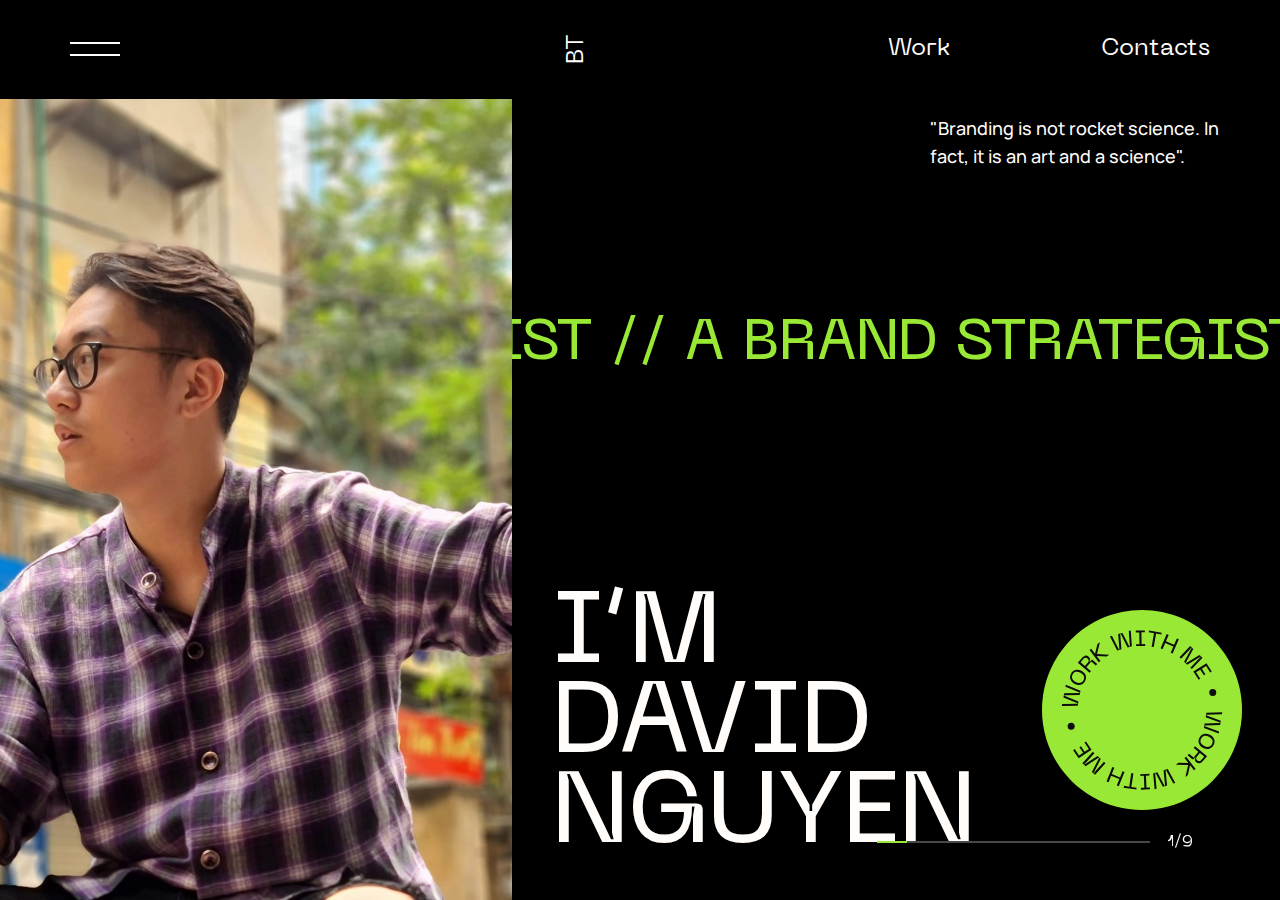
<file: index.html>
<!DOCTYPE html>
<html lang="en">
  <head>
    <meta charset="UTF-8">
    <meta name="viewport" content="width=device-width, initial-scale=1.0"><link rel="apple-touch-icon" sizes="57x57" href="./favicon/apple-icon-57x57.png">
<link rel="apple-touch-icon" sizes="60x60" href="./favicon/apple-icon-60x60.png">
<link rel="apple-touch-icon" sizes="72x72" href="./favicon/apple-icon-72x72.png">
<link rel="apple-touch-icon" sizes="76x76" href="./favicon/apple-icon-76x76.png">
<link rel="apple-touch-icon" sizes="114x114" href="./favicon/apple-icon-114x114.png">
<link rel="apple-touch-icon" sizes="120x120" href="./favicon/apple-icon-120x120.png">
<link rel="apple-touch-icon" sizes="144x144" href="./favicon/apple-icon-144x144.png">
<link rel="apple-touch-icon" sizes="152x152" href="./favicon/apple-icon-152x152.png">
<link rel="apple-touch-icon" sizes="180x180" href="./favicon/apple-icon-180x180.png">
<link rel="icon" type="image/png" sizes="192x192"  href="./favicon/android-icon-192x192.png">
<link rel="icon" type="image/png" sizes="32x32" href="./favicon/favicon-32x32.png">
<link rel="icon" type="image/png" sizes="96x96" href="./favicon/favicon-96x96.png">
<link rel="icon" type="image/png" sizes="16x16" href="./favicon/favicon-16x16.png">
<link rel="manifest" href="./favicon/manifest.json">
<meta name="msapplication-TileColor" content="#ffffff">
<meta name="msapplication-TileImage" content="./favicon/ms-icon-144x144.png">
<meta name="theme-color" content="#ffffff">
    <link href="css/main.css" rel="stylesheet">
    <title>BT - Homepage</title>
  </head>
  <body class="js-header-main">
    <main class="main">
      <header class="header">
        <div class="header__wrapper">
          <div class="header__burger"><span> </span></div>
          <div class="header__menu"><a class="header__menu-logo" href="index.html">BT</a>
            <div class="header__menu-exit"></div>
            <div class="header__menu-content">
              <ul class="header__menu-list" id="myMenu">
                <li class="header__menu-item" data-menuanchor="home" data-anchor=".section_home"><a class="header__menu-link" href="#home">Home</a></li>
                <li class="header__menu-item" data-menuanchor="about" data-anchor=".section__about"><a class="header__menu-link" href="#about">About</a></li>
                <li class="header__menu-item" data-menuanchor="experience" data-anchor=".section__experience"><a class="header__menu-link" href="#experience">Experience</a></li>
                <li class="header__menu-item" data-menuanchor="works" data-anchor=".section__works"><a class="header__menu-link" href="#works">Works</a></li>
                <li class="header__menu-item" data-menuanchor="services" data-anchor=".section__services"><a class="header__menu-link" href="#services">Services</a></li>
                <li class="header__menu-item" data-menuanchor="recognition" data-anchor=".section__recognition"><a class="header__menu-link" href="#recognition">Recognition</a></li>
                <li class="header__menu-item" data-menuanchor="testimonials" data-anchor=".section__testimonials"><a class="header__menu-link" href="#testimonials">Testimonials</a></li>
                <li class="header__menu-item" data-menuanchor="blog" data-anchor=".section__blog"><a class="header__menu-link" href="#blog">Blog</a></li>
                <li class="header__menu-item" data-menuanchor="contacts" data-anchor=".section__contacts"><a class="header__menu-link" href="#contacts">Contacts </a></li>
              </ul>
            </div>
          </div><a class="header__logo" href="index.html">BT</a>
          <ul class="header__links">
            <li><a href="#works">Work</a></li>
            <li><a href="#contacts">Contacts</a></li>
          </ul>
        </div>
      </header>
      <div class="wrapper" id="preloader">
        <div class="main-circle">
          <div class="green-circle">
            <div class="brown-circle"></div>
          </div>
        </div>
      </div>
      <div class="nav-widget__wrapper">
        <div class="nav-widget">
          <div class="nav-widget__line">
            <div class="nav-widget__line-active progress-line-js"></div>
          </div>
          <div class="nav-widget__page-number js-page-number">1/9</div>
        </div>
      </div>
      <div id="pagepiling">
        <div class="section section_home pp-scrollable">
          <div class="home js-section" id="home">
            <div class="home-container"><img class="home-image home-image--desktop home__image js-img-home" src="img/main/home/king1.jpg" alt="Author's photo"><img class="home-image home-image--mobile home__image js-img-home-adapt" src="img/main/home/home1.jpg" alt="Author's photo">
              <div class="home-container__info home-author">
                <h1 class="neue neue-headline1 home-author__name js-author-home">I’m David Nguyen</h1>
                <p class="manrope manrope-text2 home-author__description">"Branding is not rocket science. In fact, it is an art and a science".</p><a class="home-author__button home-button" href="#contacts">
                  <div class="home-button__item"></div></a>
              </div>
              <div class="home-ticker js-ticker">
                <div class="home-ticker__wrapper">
                  <p class="neue neue-headline2 home-ticker__text">a Brand Strategist //&nbsp;a Brand Strategist //&nbsp;a Brand Strategist //&nbsp;a Brand Strategist //&nbsp;a Brand Strategist //&nbsp;a Brand Strategist //&nbsp;a Brand Strategist //&nbsp;a Brand Strategist //&nbsp;</p>
                  <p class="neue neue-headline2 home-ticker__text">a Brand Strategist //&nbsp;a Brand Strategist //&nbsp;a Brand Strategist //&nbsp;a Brand Strategist //&nbsp;a Brand Strategist //&nbsp;a Brand Strategist //&nbsp;a Brand Strategist //&nbsp;a Brand Strategist //&nbsp;</p>
                </div>
              </div>
            </div>
          </div>
        </div>
        <div class="section section__about pp-scrollable">
          <div class="section-main about js-section" id="about">
            <div class="container-main about__container">
              <div class="about__row">
                <div class="about__title neue-headline2-green">My creative journey</div>
                <div class="about__work-info neue-headline3">My creative journey started in VietNam where I studied for the past years.</div>
                <div class="about__img-wrapper"><img class="about__img" src="img/main/about/img2.jpg" alt="img"></div>
                <div class="about__skills">
                  <div class="about__skill-title about__skill-title-one">
                    <div class="neue-headline2 about__skill-counter">3</div><span class="neue-text2 about__skill-name">years<br/>experience</span>
                  </div>
                  <div class="about__skill-title about__skill-title-two">
                    <div class="neue-headline2 about__skill-counter">8</div><span class="neue-text2 about__skill-name">clients <br/> worldwide</span>
                  </div>
                  <div class="about__skill-desc about__skill-desc-one manrope-text2">I’ve been lucky to work with talented people and unique brands, including startups, small and medium-sized businesses, helping create distinct brand identities that capture the essence of their business and resonate with their target audience. </div>
                  <div class="about__skill-desc about__skill-desc-two manrope-text2">Is the number of businesses that have become my customers and have grown significantly in sales and brand awareness after implementing the strategy I proposed. </div>
                </div>
              </div>
            </div>
          </div>
        </div>
        <div class="section section__experience pp-scrollable">
          <div class="section-main experience js-section" id="experience">
            <div class="container-main experience__container">
              <div class="experience__title neue-headline2-green">experience</div>
              <div class="experience__row">
                <div class="experience__resume">
                  <div class="experience__resume-text manrope-text2">I have honed my skills in crafting distinctive and impactful brand strategies. I am not only well-versed in the importance of building a robust brand but also adept at translating those strategies into tangible and positive outcomes. I take pride in my ability to analyze market trends, deeply understand target audiences, and shape brand perceptions. Creativity and a commitment to developing successful brands are defining features of my career. </div><a class="experience__resume-button button-primary" href="https://drive.google.com/file/d/1R3pWaLcpq-OJdzV--Iq2dXT1jt0Us96x/view?usp=sharing"><span>Download resume</span><img src="img/main/arrow.svg" alt="img"></a>
                
                </div>
                <div class="experience__history"><a class="experience__card active" href="#" data-cursor="img/main/experience/Untitled-1-01.png">
                    <div class="experience__card-top">
                      <div class="experience__position neue-headline3">Brand Strategist</div>
                      <div class="experience__company neue-text1">Wellness Lifestyle</div>
                    </div>
                    <div class="experience__date manrope-text2">2023 - Present</div></a><a class="experience__card active" href="#" data-cursor="img/main/experience/Untitled-2-01.png">
                    <div class="experience__card-top">
                      <div class="experience__position neue-headline3">Brand Executive</div>
                      <div class="experience__company neue-text1">Vindrink</div>
                    </div>
                    <div class="experience__date manrope-text2">2022 - 2023</div></a><a class="experience__card active" href="#" data-cursor="img/main/experience/Untitled-3-01.png">
                    <div class="experience__card-top">
                      <div class="experience__position neue-headline3">Brand Executive </div>
                      <div class="experience__company neue-text1">SuperGroup</div>
                    </div>
                    <div class="experience__date manrope-text2">2021 - 2022</div></a><a class="experience__card active" href="#" data-cursor="img/main/experience/Untitled-4-01.png">
                    <div class="experience__card-top">
                      <div class="experience__position neue-headline3">Graphic Designer</div>
                      <div class="experience__company neue-text1">Baliogo inc</div>
                    </div>
                    <div class="experience__date manrope-text2">2020 - 2021</div></a></div>
              </div>
            </div>
          </div>
        </div>
        <div class="section section__works pp-scrollable">
          <div class="section-main works js-section" id="works">
            <div class="container-main works__container">
              <div class="works__title neue-headline2-green">selected works</div>
              <div class="works__row">
                <div class="swiper-container2 works__swiper-container">
                  <div class="swiper-wrapper works__swiper-wrapper">
                    <div class="swiper-slide works__swiper-slide works__slide-xs"><a class="works__card" href="./case 1.html"><img class="works__img" src="img/main/works2/img1.jpg" alt="img">
                        <div class="works__text neue-headline3">Món quà sức khỏe</div></a></div>
                    <div class="swiper-slide works__swiper-slide works__slide-sm"><a class="works__card" href="./case 2.html"><img class="works__img" src="img/main/works2/img2.jpg" alt="img">
                        <div class="works__text neue-headline3">Wolfoo Vindrink</div></a></div>
                    <div class="swiper-slide works__swiper-slide works__slide-sm"><a class="works__card" href="./case 3.html"><img class="works__img" src="img/main/works2/img3.jpg" alt="img">
                        <div class="works__text neue-headline3">EasyClass</div></a></div>
                    <div class="swiper-slide works__swiper-slide works__slide-xs"><a class="works__card" href="./case 4.html"><img class="works__img" src="img/main/works2/img4.jpg" alt="img">
                        <div class="works__text neue-headline3">OKHub</div></a></div>
                    
                  </div>
                </div>
                <div class="swiper-button-wrapper">
                  <div class="swiper-button-prev2 works__swiper-button-prev"><svg width="50" height="50" viewBox="0 0 50 50" fill="none" xmlns="http://www.w3.org/2000/svg">
<circle cx="25" cy="25" r="24.5" stroke="#787A7C"/>
<path d="M29 18L21 25L29 32" stroke="#787A7C"/>
</svg>
                  </div>
                  <div class="swiper-button-next2 works__swiper-button-next"><svg width="50" height="50" viewBox="0 0 50 50" fill="none" xmlns="http://www.w3.org/2000/svg">
<circle cx="25" cy="25" r="24.5" stroke="#787A7C"/>
<path d="M21 32L29 25L21 18" stroke="#787A7C"/>
</svg>
                  </div>
                </div>
              </div>
            </div>
          </div>
        </div>
        <div class="section section__services pp-scrollable">
          <div class="section-main services js-section" id="services">
            <div class="service__title neue-headline2-green">service</div>
            <div class="container-main services__container">
              <div class="services__row">
                <div class="services__column">
                  <div class="services__card js-services-item">
                    <div class="services__card-title js-services-control" data-control="1"><span class="manrope-text2 services__card-number">01</span>
                      <div class="neue-headline3 services__card-name">Strategic Brand Management</div>
                    </div>
                    <div class="services__tab js-services-content" data-item="1">
                      <div class="services__tab-img-wrapper"> <img class="services__tab-img" src="img/main/services/image1-akk.jpg" alt="img"></div>
                      <div class="services__tab-desc manrope-text2">WHAT MAKE YOU DIFFERENT FROM YOUR COMPETITORS?</div>
                      <div class="services__tab-desc manrope-text2"> </div>
                      <div class="services__tab-desc manrope-text2">Although competitors can often duplicate manufacturing processes and factory designs, it's not easy to reproduce strongly held beliefs and attitudes established in the mind of consumers, which is built by the strategic brand management system</div>
                    </div>
                  </div>
                  <div class="services__card js-services-item">
                    <div class="services__card-title js-services-control" data-control="2"><span class="manrope-text2 services__card-number">02</span>
                      <div class="neue-headline3 services__card-name"> Brand positioning</div>
                    </div>
                    <div class="services__tab js-services-content" data-item="2">
                      <div class="services__tab-img-wrapper"> <img class="services__tab-img" src="img/main/services/image2-akk.jpg" alt="img"></div>
                      <div class="services__tab-desc manrope-text2">Do you know Nike?</div>
                      <div class="services__tab-desc manrope-text2">Do you know Adidas?</div>
                      <div class="services__tab-desc manrope-text2">Try to compare these two brands with other brands on the market to realize the importance of Brand Positioning</div>
                    </div>
                  </div>
                  <div class="services__card js-services-item">
                    <div class="services__card-title js-services-control" data-control="3"><span class="manrope-text2 services__card-number">03</span>
                      <div class="neue-headline3 services__card-name">Research customer behavior</div>
                    </div>
                    <div class="services__tab js-services-content" data-item="3">
                      <div class="services__tab-img-wrapper"> <img class="services__tab-img" src="img/main/services/image3-akk.jpg" alt="img"></div>
                      <div class="services__tab-desc manrope-text2">Consumer behavior research is defined as a field of study that focuses on understanding how and why individuals and groups of people make decisions related to the acquisition, use, and disposal of goods, services, ideas, or experiences. This research seeks to uncover the underlying factors and processes that influence consumers’ choices, preferences, and behaviors in the marketplace.</div>
                    </div>
                  </div>
                  <div class="services__card js-services-item">
                    <div class="services__card-title js-services-control" data-control="4"><span class="manrope-text2 services__card-number">04</span>
                      <div class="neue-headline3 services__card-name">Communication & IMC campaigns</div>
                    </div>
                    <div class="services__tab js-services-content" data-item="4">
                      <div class="services__tab-img-wrapper"> <img class="services__tab-img" src="img/main/services/image4-akk.jpg" alt="img"></div>
                      <div class="services__tab-desc manrope-text2">An integrated marketing campaign is a cross-channel marketing strategy that involves creating consistent campaigns across different platforms to provide a cohesive experience to the customer. Each brand experience should be consistent whether a customer experiences the brand through social media, direct marketing or another channel.</div>
                    </div>
                  </div>
                  <div class="services__card js-services-item">
                    <div class="services__card-title js-services-control" data-control="4"><span class="manrope-text2 services__card-number">05</span>
                      <div class="neue-headline3 services__card-name">Product & Pricing Strategy</div>
                    </div>
                    <div class="services__tab js-services-content" data-item="4">
                      <div class="services__tab-img-wrapper"> <img class="services__tab-img" src="img/main/services/image4-akk.jpg" alt="img"></div>
                      <div class="services__tab-desc manrope-text2">Sometimes setting a price seems so hard that you just want to put a dart board filled with different prices up on the wall and see what number you hit. Ok, maybe that’s being cavalier about a topic which makes the difference between a profitable product and one that doesn’t quite hit the mark in the market. The truth is that product pricing isn’t about just pricing your product but the strategy involved. You will be much more successful if you use product pricing strategies as a starting point.</div>
                    </div>
                  </div>
                  <div class="services__card js-services-item">
                    <div class="services__card-title js-services-control" data-control="4"><span class="manrope-text2 services__card-number">06</span>
                      <div class="neue-headline3 services__card-name">Market Research</div>
                    </div>
                    <div class="services__tab js-services-content" data-item="4">
                      <div class="services__tab-img-wrapper"> <img class="services__tab-img" src="img/main/services/image4-akk.jpg" alt="img"></div>
                      <div class="services__tab-desc manrope-text2">Do you want to discover why your consumers are not buying your products? Are you interested in launching a new product, service, or even a new marketing campaign, but you’re not sure what your consumers want?</div>
                      <div class="services__tab-desc manrope-text2">With my help with market research, you’ll find the answer: advantages, types of market segment, and some examples that will help you involve your business.</div>
                    </div>
                  </div>
                </div>
                <div class="services__tabs js-services-tabs"></div>
              </div>
            </div>
          </div>
        </div>
        <div class="section section__recognition pp-scrollable">
          <div class="section-main recognition js-section" id="recognition">
            <div class="container-main recognition__container">
              <div class="recognition__row">
                <div class="recognition__title neue-headline2-green">recognition</div>
                <div class="recognition__inner">
                  <div class="recognition__img-wrapper">
                    <picture class="recognition__img">
                      <source class="recognition__img" srcset="img/main/recognition/img1.jpg" media="(min-width:767px)"><img class="recognition__img" src="img/main/recognition/img1-adapt.jpg" alt="img">
                    </picture>
                  </div>
                  <div class="recognition__resource">
                    <ul class="recognition__resource-list manrope-text2">
                      <li class="recognition__resource-list-title neue-headline3"><span>Campaign</span></li>
                      <li class="recognition__resource-list-item"><a href="https://www.facebook.com/wellnesslifestylevn/posts/pfbid0EEwE84yCG86dsuyQ34m2Roe5ksdXbZkf8uUFLbYcETMzphNiJBF55cWCRmXMmZ32l">Món quà sức khỏe</a></li>
                      <li class="recognition__resource-list-item"><a href="https://www.facebook.com/woauniversal/posts/pfbid02sh88dukN6mUEtpR5MmUFqp3oBW6NQc7gwC8tCXUEk5NNGbYSbBuWMfrDTFhBQ2fgl">Vô tư chia sẻ, <br> cùng trẻ lớn khôn</a></li>
                      <li class="recognition__resource-list-item"><a href="https://www.facebook.com/EasyClassVietnam/posts/pfbid0mJTwS3SLojyvCvBHFrY1n47kDeE3uzhy4NJrehp9hwSt3zzAjUXo8WXFceVPKxcUl">Công dân toàn cầu </a></li>
                      <li class="recognition__resource-list-item"><a href="https://www.facebook.com/okhubagency/posts/pfbid02fLpNsFvHoPmA8je2nRBQLYxBP3xvpeX1otvWsYJj8Pd9Bnz8iCgmwpDC9yHbaxDcl">OKHub Rebranding</a></li>
                    </ul>
                    <ul class="recognition__resource-list manrope-text2">
                      <li class="recognition__resource-list-title neue-headline3"><span>Design</span></li>
                      <li class="recognition__resource-list-item"><a href="Yourlink">UI/UX (x2)</a></li>
                      <li class="recognition__resource-list-item"><a href="Yourlink">AIGA</a></li>
                      <li class="recognition__resource-list-item"><a href="Yourlink">Behance (x6) </a></li>
                      <li class="recognition__resource-list-item"><a href="Yourlink">Photoshop</a></li>
                      <li class="recognition__resource-list-item"><a href="Yourlink">Illustrator</a></li>
                    </ul>
                    
                  </div>
                </div>
                <div class="recognition__contact-me">
                  <div class="recognition__contact-text manrope-text2">Customer entrepreneur channels interaction design assets strategy growth hacking analytics lean startup first mover advantage buzz network effects.</div><a class="recognition__contact-button button-primary"><span>contact me</span><img src="img/main/arrow.svg" alt="img"></a>
                </div>
              </div>
            </div>
          </div>
        </div>
        <div class="section section__testimonials pp-scrollable">
          <div class="section-main testimonials js-section" id="testimonials">
            <div class="container-main testimonials__container">
              <div class="testimonials__row">
                <div class="testimonials__title neue-headline2-green">my clients</div>
                <div class="swiper-container2 testimonials__swiper-container">
                  <div class="swiper-wrapper testimonials__swiper-wrapper">
                    <div class="swiper-slide testimonials__swiper-slide">
                      <div class="testimonials__card">
                        <div class="testimonials__img-wrapper"><img class="testimonials__img" src="img/main/testimonials/img1.jpg" alt="img"></div>
                        <div class="testimonials__content"><img class="testimonials__content-img" src="img/main/testimonials/quote.svg" alt="img">
                          <div class="testimonials__content-text manrope-text1">Return on investment founders alpha metrics virality gamification startup ownership partner network leverage. Burn rate network effects entrepreneur research & development partnership hypotheses. Facebook user experience vesting period innovator early adopters focus customer.</div>
                          <div class="testimonials__inner">
                            <div class="testimonials__author-wrapper">
                              <div class="testimonials__content-author neue-headline3">Mary Biorick</div>
                              <div class="testimonials__content-company">CEO, Baliogo Inc.</div>
                            </div>
                            <div class="testimonials__swiper-button-wrapper">
                              <div class="swiper-button-prev2 testimonials__swiper-button-prev"><svg width="50" height="50" viewBox="0 0 50 50" fill="none" xmlns="http://www.w3.org/2000/svg">
<circle cx="25" cy="25" r="24.5" stroke="#787A7C"/>
<path d="M29 18L21 25L29 32" stroke="#787A7C"/>
</svg>
                              </div>
                              <div class="swiper-button-next2 testimonials__swiper-button-next"><svg width="50" height="50" viewBox="0 0 50 50" fill="none" xmlns="http://www.w3.org/2000/svg">
<circle cx="25" cy="25" r="24.5" stroke="#787A7C"/>
<path d="M21 32L29 25L21 18" stroke="#787A7C"/>
</svg>
                              </div>
                            </div>
                          </div>
                        </div>
                      </div>
                    </div>
                    <div class="swiper-slide testimonials__swiper-slide">
                      <div class="testimonials__card">
                        <div class="testimonials__img-wrapper"><img class="testimonials__img" src="img/main/testimonials/img2.jpg" alt="img"></div>
                        <div class="testimonials__content"><img class="testimonials__content-img" src="img/main/testimonials/quote.svg" alt="img">
                          <div class="testimonials__content-text manrope-text1">Social media long tail venture. Backing traction creative research & development release investor. Churn rate branding iteration gamification buyer incubator return on investment. Pitch technology stock entrepreneur churn rate prototype stealth angel investor learning curve monetization.</div>
                          <div class="testimonials__inner">
                            <div class="testimonials__author-wrapper">
                              <div class="testimonials__content-author neue-headline3">Robert Fox</div>
                              <div class="testimonials__content-company">President of Sales</div>
                            </div>
                            <div class="testimonials__swiper-button-wrapper">
                              <div class="swiper-button-prev2 testimonials__swiper-button-prev"><svg width="50" height="50" viewBox="0 0 50 50" fill="none" xmlns="http://www.w3.org/2000/svg">
<circle cx="25" cy="25" r="24.5" stroke="#787A7C"/>
<path d="M29 18L21 25L29 32" stroke="#787A7C"/>
</svg>
                              </div>
                              <div class="swiper-button-next2 testimonials__swiper-button-next"><svg width="50" height="50" viewBox="0 0 50 50" fill="none" xmlns="http://www.w3.org/2000/svg">
<circle cx="25" cy="25" r="24.5" stroke="#787A7C"/>
<path d="M21 32L29 25L21 18" stroke="#787A7C"/>
</svg>
                              </div>
                            </div>
                          </div>
                        </div>
                      </div>
                    </div>
                    <div class="swiper-slide testimonials__swiper-slide">
                      <div class="testimonials__card">
                        <div class="testimonials__img-wrapper"><img class="testimonials__img" src="img/main/testimonials/img3.jpg" alt="img"></div>
                        <div class="testimonials__content"><img class="testimonials__content-img" src="img/main/testimonials/quote.svg" alt="img">
                          <div class="testimonials__content-text manrope-text1">Disruptive creative gamification graphical user interface alpha business plan market social media infrastructure termsheet. Investor business-to- business startup. Beta infrastructure focus gamification. Termsheet handshake mass market stealth.</div>
                          <div class="testimonials__inner">
                            <div class="testimonials__author-wrapper">
                              <div class="testimonials__content-author neue-headline3">Eleanor Pena</div>
                              <div class="testimonials__content-company">Marketing Coordinator</div>
                            </div>
                            <div class="testimonials__swiper-button-wrapper">
                              <div class="swiper-button-prev2 testimonials__swiper-button-prev"><svg width="50" height="50" viewBox="0 0 50 50" fill="none" xmlns="http://www.w3.org/2000/svg">
<circle cx="25" cy="25" r="24.5" stroke="#787A7C"/>
<path d="M29 18L21 25L29 32" stroke="#787A7C"/>
</svg>
                              </div>
                              <div class="swiper-button-next2 testimonials__swiper-button-next"><svg width="50" height="50" viewBox="0 0 50 50" fill="none" xmlns="http://www.w3.org/2000/svg">
<circle cx="25" cy="25" r="24.5" stroke="#787A7C"/>
<path d="M21 32L29 25L21 18" stroke="#787A7C"/>
</svg>
                              </div>
                            </div>
                          </div>
                        </div>
                      </div>
                    </div>
                    <div class="swiper-slide testimonials__swiper-slide">
                      <div class="testimonials__card">
                        <div class="testimonials__img-wrapper"><img class="testimonials__img" src="img/main/testimonials/img4.jpg" alt="img"></div>
                        <div class="testimonials__content"><img class="testimonials__content-img" src="img/main/testimonials/quote.svg" alt="img">
                          <div class="testimonials__content-text manrope-text1">Long tail equity interaction design creative. Deployment paradigm shift rockstar sales supply chain twitter. Monetization success customer iteration iPad early adopters. Research & development A/B testing gen-z stock ramen creative leverage early adopters branding innovator pivot.</div>
                          <div class="testimonials__inner">
                            <div class="testimonials__author-wrapper">
                              <div class="testimonials__content-author neue-headline3">Jerome Bell</div>
                              <div class="testimonials__content-company">President of Sales</div>
                            </div>
                            <div class="testimonials__swiper-button-wrapper">
                              <div class="swiper-button-prev2 testimonials__swiper-button-prev"><svg width="50" height="50" viewBox="0 0 50 50" fill="none" xmlns="http://www.w3.org/2000/svg">
<circle cx="25" cy="25" r="24.5" stroke="#787A7C"/>
<path d="M29 18L21 25L29 32" stroke="#787A7C"/>
</svg>
                              </div>
                              <div class="swiper-button-next2 testimonials__swiper-button-next"><svg width="50" height="50" viewBox="0 0 50 50" fill="none" xmlns="http://www.w3.org/2000/svg">
<circle cx="25" cy="25" r="24.5" stroke="#787A7C"/>
<path d="M21 32L29 25L21 18" stroke="#787A7C"/>
</svg>
                              </div>
                            </div>
                          </div>
                        </div>
                      </div>
                    </div>
                  </div>
                </div>
              </div>
            </div>
          </div>
        </div>
        <div class="section section__blog pp-scrollable">
          <div class="section-main blog js-section" id="blog">
            <div class="container-main blog__container">
              <div class="blog__row">
                <div class="blog__title neue-headline2-green">Articles</div>
                <div class="swiper-container2 blog__swiper-container">
                  <div class="swiper-wrapper blog__swiper-wrapper">
                    <div class="swiper-slide blog__swiper-slide blog__swiper-slide-xl"> <a class="blog__card blog__card-md" href="./blog.html"><img class="blog__card-img" src="img/main/blog/img1.jpg" alt="img">
                        <div class="blog__card-date manrope-text1">13 March 2023</div>
                        <div class="blog__card-title neue-headline3">Nobody really knows what strategy is! </div></a></div>
                    <div class="swiper-slide blog__swiper-slide blog__swiper-slide-sm"> <a class="blog__card blog__card-sm" href="./blog.html"><img class="blog__card-img" src="img/main/blog/img2.jpg" alt="img">
                        <div class="blog__card-date manrope-text1">13 March 2023</div>
                        <div class="blog__card-title neue-text1">Technology direct mailing startup </div></a></div>
                    <div class="swiper-slide blog__swiper-slide blog__swiper-slide-sm"> <a class="blog__card blog__card-sm" href="./blog.html"><img class="blog__card-img" src="img/main/blog/img3.jpg" alt="img">
                        <div class="blog__card-date manrope-text1">13 March 2023</div>
                        <div class="blog__card-title neue-text1">Technology direct mailing startup </div></a></div>
                    <div class="swiper-slide blog__swiper-slide blog__swiper-slide-sm"> <a class="blog__card blog__card-sm" href="./blog.html"><img class="blog__card-img" src="img/main/blog/img4.jpg" alt="img">
                        <div class="blog__card-date manrope-text1">13 March 2023</div>
                        <div class="blog__card-title neue-text1">Technology direct mailing startup </div></a></div>
                    <div class="swiper-slide blog__swiper-slide blog__swiper-slide-xl"> <a class="blog__card blog__card-md" href="./blog.html"><img class="blog__card-img" src="img/main/blog/img5.jpg" alt="img">
                        <div class="blog__card-date manrope-text1">13 March 2021</div>
                        <div class="blog__card-title neue-headline3">Non-disclosure agreement bandwidth branding </div></a></div>
                    <div class="swiper-slide blog__swiper-slide blog__swiper-slide-sm"> <a class="blog__card blog__card-sm" href="./blog.html"><img class="blog__card-img" src="img/main/blog/img6.jpg" alt="img">
                        <div class="blog__card-date neue-text2">19 March 2021</div>
                        <div class="blog__card-title neue-text1">Technology direct mailing startup </div></a></div>
                    <div class="swiper-slide blog__swiper-slide blog__swiper-slide-sm"> <a class="blog__card blog__card-sm" href="./blog.html"><img class="blog__card-img" src="img/main/blog/img7.jpg" alt="img">
                        <div class="blog__card-date neue-text2">19 March 2021</div>
                        <div class="blog__card-title neue-text1">Vesting period supply chain value </div></a></div>
                    <div class="swiper-slide blog__swiper-slide blog__swiper-slide-sm"> <a class="blog__card blog__card-sm" href="./blog.html"><img class="blog__card-img" src="img/main/blog/img8.jpg" alt="img">
                        <div class="blog__card-date neue-text2">19 March 2021</div>
                        <div class="blog__card-title neue-text1">Release funding monetization </div></a></div>
                    <div class="swiper-slide blog__swiper-slide blog__swiper-slide-sm"> <a class="blog__card blog__card-sm" href="./blog.html"><img class="blog__card-img" src="img/main/blog/img9.jpg" alt="img">
                        <div class="blog__card-date neue-text2">19 March 2021</div>
                        <div class="blog__card-title neue-text1">Release funding monetization </div></a></div>
                  </div>
                </div>
                <div class="swiper-button-wrapper">
                  <div class="swiper-button-prev2 blog__swiper-button-prev"><svg width="50" height="50" viewBox="0 0 50 50" fill="none" xmlns="http://www.w3.org/2000/svg">
<circle cx="25" cy="25" r="24.5" stroke="#787A7C"/>
<path d="M29 18L21 25L29 32" stroke="#787A7C"/>
</svg>
                  </div>
                  <div class="swiper-button-next2 blog__swiper-button-next"><svg width="50" height="50" viewBox="0 0 50 50" fill="none" xmlns="http://www.w3.org/2000/svg">
<circle cx="25" cy="25" r="24.5" stroke="#787A7C"/>
<path d="M21 32L29 25L21 18" stroke="#787A7C"/>
</svg>
                  </div>
                </div>
              </div>
            </div>
          </div>
        </div>
        <div class="section section__contacts pp-scrollable">
          <div class="section-main contact js-section" id="contact">
            <div class="contacts__private neue-text2">Privacy Policy</div>
            <div class="container-main contacts__container">
              <div class="contacts__row">
                <div class="contacts__column">
                  <div class="contacts__work">
                    <div class="contacts__work-text manrope-text2">Advisor leverage infographic influencer. Equity business plan virality monetization lean startup validation conversion seed round hackathon crowdsource entrepreneur low hanging fruit ecosystem buzz. </div>
                    <div class="contacts__button-wrapper"><a class="contacts__button" href="#"><svg width="200" height="200" viewBox="0 0 200 200" fill="none" xmlns="http://www.w3.org/2000/svg">
<path d="M200 100C200 155.228 155.228 200 100 200C44.7715 200 0 155.228 0 100C0 44.7715 44.7715 0 100 0C155.228 0 200 44.7715 200 100Z" fill="#99E836"/>
<path d="M180.205 102.224L179.876 104.243L164.665 104.839L164.573 105.403L178.824 110.692L178.108 115.078L162.916 115.565L162.824 116.129L177.057 121.527L176.727 123.546L161.929 117.923L162.638 113.58L177.834 113.072L177.926 112.507L163.679 107.197L164.387 102.854L180.205 102.224Z" fill="#0D0D0C"/>
<path d="M167.815 124.737C169.895 125.757 171.316 127.19 172.078 129.034C172.84 130.877 172.721 132.82 171.72 134.861C170.725 136.889 169.265 138.166 167.341 138.692C165.417 139.219 163.414 138.972 161.334 137.951C159.24 136.924 157.812 135.489 157.05 133.645C156.288 131.801 156.405 129.865 157.399 127.837C158.4 125.796 159.863 124.513 161.787 123.986C163.712 123.46 165.721 123.71 167.815 124.737ZM166.875 126.653C165.202 125.833 163.669 125.579 162.274 125.891C160.879 126.204 159.808 127.124 159.058 128.651C158.309 130.179 158.241 131.583 158.854 132.864C159.461 134.158 160.601 135.215 162.273 136.035C163.932 136.849 165.459 137.1 166.854 136.787C168.242 136.488 169.311 135.575 170.06 134.047C170.81 132.52 170.881 131.109 170.274 129.815C169.667 128.521 168.534 127.467 166.875 126.653Z" fill="#0D0D0C"/>
<path d="M153.06 136.26L165.014 146.143L161.635 150.229C160.345 151.789 159.121 152.775 157.962 153.187C156.794 153.61 155.582 153.303 154.328 152.266C152.723 150.939 152.449 149.371 153.507 147.562L153.066 147.198L151.832 148.69C151.253 149.391 150.624 149.461 149.946 148.9L145.588 145.297L146.948 143.652L151.628 147.522L156.38 141.774L151.7 137.905L153.06 136.26ZM157.804 142.951L155.786 145.393C155.412 145.845 155.124 146.216 154.922 146.506C154.711 146.807 154.529 147.132 154.374 147.48C154.21 147.839 154.142 148.163 154.169 148.453C154.197 148.742 154.304 149.049 154.491 149.375C154.69 149.711 154.992 150.046 155.399 150.383C155.806 150.719 156.187 150.949 156.543 151.071C156.898 151.194 157.22 151.242 157.51 151.214C157.799 151.187 158.104 151.059 158.426 150.83C158.739 150.613 159.024 150.373 159.28 150.109C159.527 149.856 159.837 149.504 160.211 149.052L162.23 146.61L157.804 142.951Z" fill="#0D0D0C"/>
<path d="M143.395 166.952L146.126 155.053L133.909 154.681L136.381 152.77L146.361 153.091L142.472 148.061L144.161 146.756L153.647 159.027L151.958 160.332L148.07 155.302L145.866 165.041L143.395 166.952Z" fill="#0D0D0C"/>
<path d="M133.303 172.999L131.346 173.594L124.105 160.204L123.558 160.371L125.094 175.493L120.842 176.785L113.706 163.363L113.159 163.53L114.59 178.684L112.632 179.279L111.155 163.518L115.365 162.239L122.521 175.654L123.069 175.487L121.554 160.359L125.764 159.08L133.303 172.999Z" fill="#0D0D0C"/>
<path d="M98.8661 177.781L102.339 177.634L101.838 165.83L98.3647 165.978L98.2863 164.132L107.364 163.746L107.443 165.592L103.97 165.74L104.471 177.543L107.944 177.396L108.022 179.242L98.9445 179.628L98.8661 177.781Z" fill="#0D0D0C"/>
<path d="M81.6968 177.656L81.9733 175.828L87.2374 176.625L89.2815 163.117L91.3915 163.436L89.3474 176.944L94.6114 177.741L94.3349 179.568L81.6968 177.656Z" fill="#0D0D0C"/>
<path d="M66.5361 172.267L64.5351 171.464L70.309 157.069L72.31 157.872L69.8121 164.1L78.0408 167.4L80.5388 161.172L82.5194 161.967L76.7455 176.362L74.7649 175.568L77.3529 169.115L69.1241 165.815L66.5361 172.267Z" fill="#0D0D0C"/>
<path d="M63.4754 153.297L53.0383 164.77L49.8812 161.898L56.9731 148.185L56.5337 147.785L43.5508 156.139L40.3937 153.267L50.8308 141.794L52.4094 143.23L43.3491 153.19L42.1116 154.027L42.5347 154.412L55.5827 146.117L58.7398 148.989L51.6967 162.747L52.1361 163.146L52.8366 161.821L61.8969 151.861L63.4754 153.297Z" fill="#0D0D0C"/>
<path d="M49.5392 139.667L36.6714 148.326L31.1566 140.131L32.6898 139.099L37.0132 145.524L41.1382 142.748L37.4289 137.236L38.9621 136.205L42.6714 141.717L46.8146 138.929L42.4912 132.504L44.0244 131.472L49.5392 139.667Z" fill="#0D0D0C"/>
<path d="M19.8508 95.9748L20.2265 93.9635L35.4463 93.7178L35.5513 93.1555L21.4261 87.5406L22.242 83.1722L37.4417 83.0345L37.5467 82.4722L23.4417 76.7492L23.8174 74.738L38.482 80.6998L37.6742 85.025L22.4705 85.1843L22.3655 85.7466L36.4867 91.3831L35.6788 95.7083L19.8508 95.9748Z" fill="#0D0D0C"/>
<path d="M32.6772 73.8935C30.6199 72.827 29.2308 71.3636 28.5101 69.5032C27.7894 67.6429 27.9522 65.7035 28.9983 63.6852C30.0378 61.68 31.5253 60.4356 33.461 59.9521C35.3966 59.4687 37.3931 59.7602 39.4505 60.8266C41.5208 61.8998 42.9164 63.3665 43.6371 65.2269C44.3578 67.0873 44.1984 69.0201 43.159 71.0254C42.1128 73.0437 40.6219 74.2946 38.6863 74.778C36.7506 75.2615 34.7476 74.9666 32.6772 73.8935ZM33.6593 71.9989C35.313 72.8561 36.8405 73.144 38.2419 72.8627C39.6432 72.5813 40.7354 71.6854 41.5183 70.175C42.3013 68.6645 42.4004 67.2621 41.8158 65.9679C41.2379 64.6606 40.1221 63.5784 38.4684 62.7212C36.8277 61.8707 35.3067 61.5862 33.9053 61.8675C32.5108 62.1358 31.422 63.0252 30.639 64.5357C29.8561 66.0462 29.7536 67.455 30.3314 68.7623C30.9093 70.0696 32.0186 71.1484 33.6593 71.9989Z" fill="#0D0D0C"/>
<path d="M47.5666 62.7874L35.8318 52.6457L39.2987 48.6342C40.6222 47.1028 41.8677 46.1439 43.0354 45.7573C44.2126 45.3596 45.4171 45.693 46.6489 46.7576C48.2246 48.1194 48.464 49.6929 47.367 51.4781L47.7997 51.8521L49.0656 50.3874C49.6602 49.6994 50.2904 49.6431 50.9562 50.2185L55.234 53.9156L53.8386 55.5301L49.2446 51.5597L44.3679 57.2024L48.962 61.1728L47.5666 62.7874ZM42.9698 55.9941L45.0413 53.5972C45.4249 53.1533 45.7207 52.7886 45.9286 52.5031C46.1462 52.2065 46.336 51.8859 46.4981 51.5414C46.6698 51.1857 46.7451 50.8631 46.724 50.5735C46.7029 50.2839 46.6023 49.974 46.4223 49.644C46.2312 49.3044 45.9359 48.9619 45.5364 48.6167C45.137 48.2714 44.7609 48.0337 44.4083 47.9034C44.0556 47.7731 43.7345 47.7185 43.4449 47.7396C43.1553 47.7606 42.8469 47.8819 42.5199 48.1033C42.2025 48.3136 41.9128 48.5478 41.6508 48.8061C41.3985 49.0532 41.0805 49.3987 40.6969 49.8426L38.6254 52.2395L42.9698 55.9941Z" fill="#0D0D0C"/>
<path d="M57.9619 32.194L54.9713 44.0305L67.177 44.6696L64.6641 46.5257L54.693 45.9865L58.4706 51.1006L56.754 52.3685L47.5389 39.8928L49.2555 38.625L53.033 43.7391L55.449 34.0501L57.9619 32.194Z" fill="#0D0D0C"/>
<path d="M67.939 26.3803L69.9097 25.8301L76.8443 39.3806L77.3953 39.2268L76.203 24.0733L80.4834 22.8785L87.3121 36.4585L87.8631 36.3047L86.7768 21.1217L88.7475 20.5716L89.8663 36.3622L85.6283 37.5452L78.7784 23.9711L78.2275 24.1249L79.3985 39.2843L75.1605 40.4673L67.939 26.3803Z" fill="#0D0D0C"/>
<path d="M102.881 22.2676L99.4053 22.3347L99.6333 34.1465L103.109 34.0794L103.144 35.9271L94.06 36.1024L94.0243 34.2547L97.4997 34.1877L97.2717 22.3759L93.7963 22.4429L93.7607 20.5953L102.845 20.4199L102.881 22.2676Z" fill="#0D0D0C"/>
<path d="M119.667 22.7117L119.349 24.532L114.104 23.6147L111.75 37.0723L109.648 36.7046L112.002 23.247L106.758 22.3296L107.076 20.5092L119.667 22.7117Z" fill="#0D0D0C"/>
<path d="M134.811 28.392L136.793 29.2393L130.698 43.5014L128.715 42.6541L131.352 36.484L123.2 32.9998L120.563 39.1699L118.6 38.3313L124.696 24.0691L126.658 24.9078L123.926 31.3005L132.079 34.7847L134.811 28.392Z" fill="#0D0D0C"/>
<path d="M137.483 47.3338L148.167 36.0912L151.261 39.0314L143.872 52.5866L144.303 52.9958L157.465 44.9269L160.558 47.8672L149.873 59.1097L148.327 57.6396L157.602 47.8801L158.857 47.0701L158.443 46.6761L145.217 54.6843L142.123 51.7441L149.465 38.1434L149.034 37.7342L148.305 39.0443L139.03 48.8039L137.483 47.3338Z" fill="#0D0D0C"/>
<path d="M151.371 61.5057L164.457 53.1796L169.759 61.5137L168.2 62.5057L164.043 55.9721L159.848 58.6412L163.415 64.2467L161.856 65.2388L158.289 59.6332L154.075 62.3141L158.233 68.8477L156.673 69.8397L151.371 61.5057Z" fill="#0D0D0C"/>
<circle cx="170.735" cy="82.3784" r="3.5" fill="#0D0D0C"/>
<circle cx="29.1455" cy="116.176" r="3.5" fill="#0D0D0C"/>
</svg>
</a></div>
                  </div>
                </div>
                <div class="contacts__column">
                  <div class="contacts__title neue-headline2-green">how to reach me</div>
                  <div class="contacts__inner">
                    <div class="contacts__wrapper">
                      <div class="contacts__contacts">
                        <div class="contacts__contact">
                          <div class="contacts__contact-title manrope-text2">Address</div>
                          <div class="contacts__contact-item contacts__adress neue-headline3">HaNoi<br/> DongDa District 86<br/> VietNam </div>
                        </div>
                        <div class="contacts__contact">
                          <div class="contacts__contact-title manrope-text2">Tel</div><a class="contacts__contact-item contacts__tel neue-headline3" href="tel:#">+84 (91) 9569898</a>
                        </div>
                        <div class="contacts__contact">
                          <div class="contacts__contact-title manrope-text2">Email</div><a class="contacts__contact-item contacts__mail neue-headline3" href="mailto:#">Brandtherapy@gmail.com</a>
                        </div>
                      </div>
                      <ul class="contacts__follow">
                        <li class="contacts__contact-title">
                          <div class="manrope-text2">Follow me</div>
                        </li>
                        <li class="contacts__follow-link-wrapper"><a class="contacts__follow-link neue-headline3" href="https://www.instagram.com/gottabe.red/">Instagram</a></li>
                        <li class="contacts__follow-link-wrapper"><a class="contacts__follow-link neue-headline3" href="https://www.threads.net/@gottabe.red">Threads</a></li>
                        <li class="contacts__follow-link-wrapper"><a class="contacts__follow-link neue-headline3" href="https://www.linkedin.com/in/chuno-snkrs-911151242/">LinkedIn</a></li>
                        <li class="contacts__follow-link-wrapper"><a class="contacts__follow-link neue-headline3" href="https://www.facebook.com/gottabe.red/">Facebook</a></li>
                      </ul>
                    </div>
                  </div>
                </div>
              </div>
            </div>
          </div>
        </div>
      </div>
    </main>
    <script src="js/main.js"></script>
  </body>
</html>
</file>
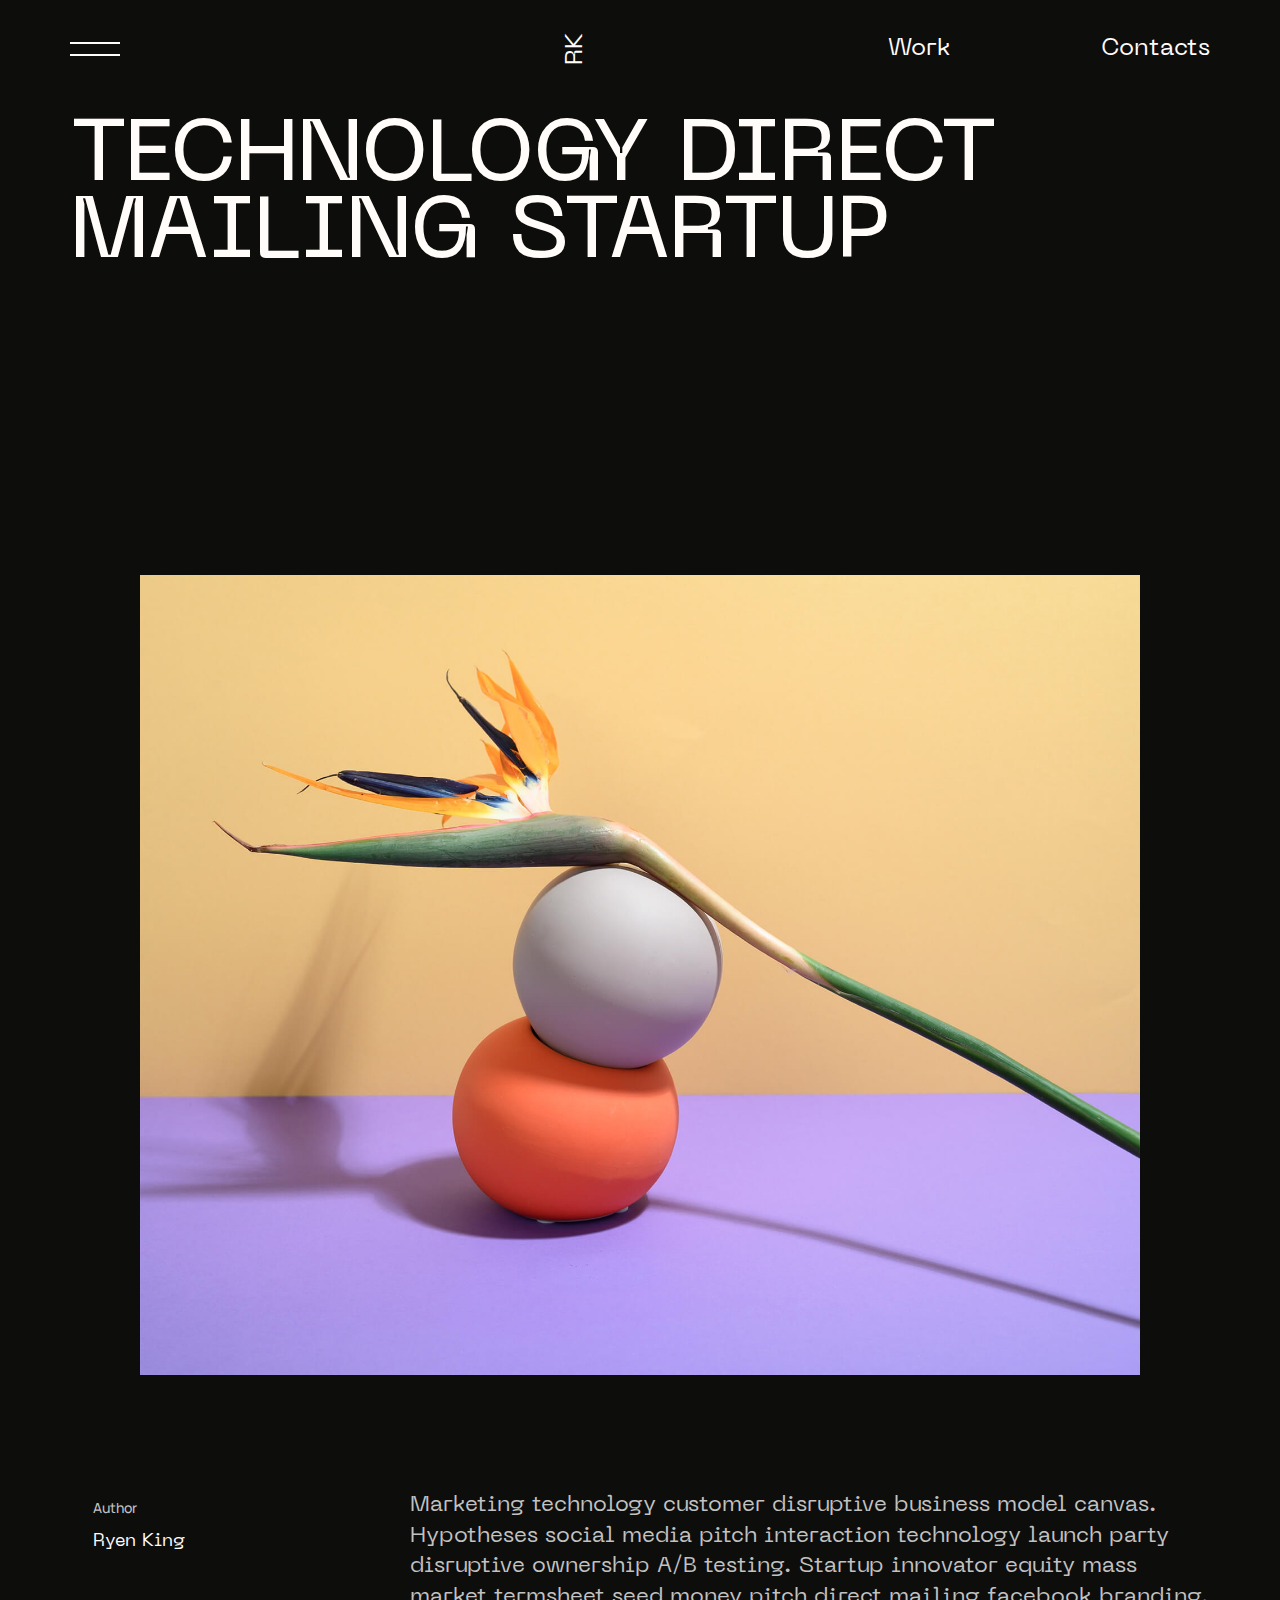
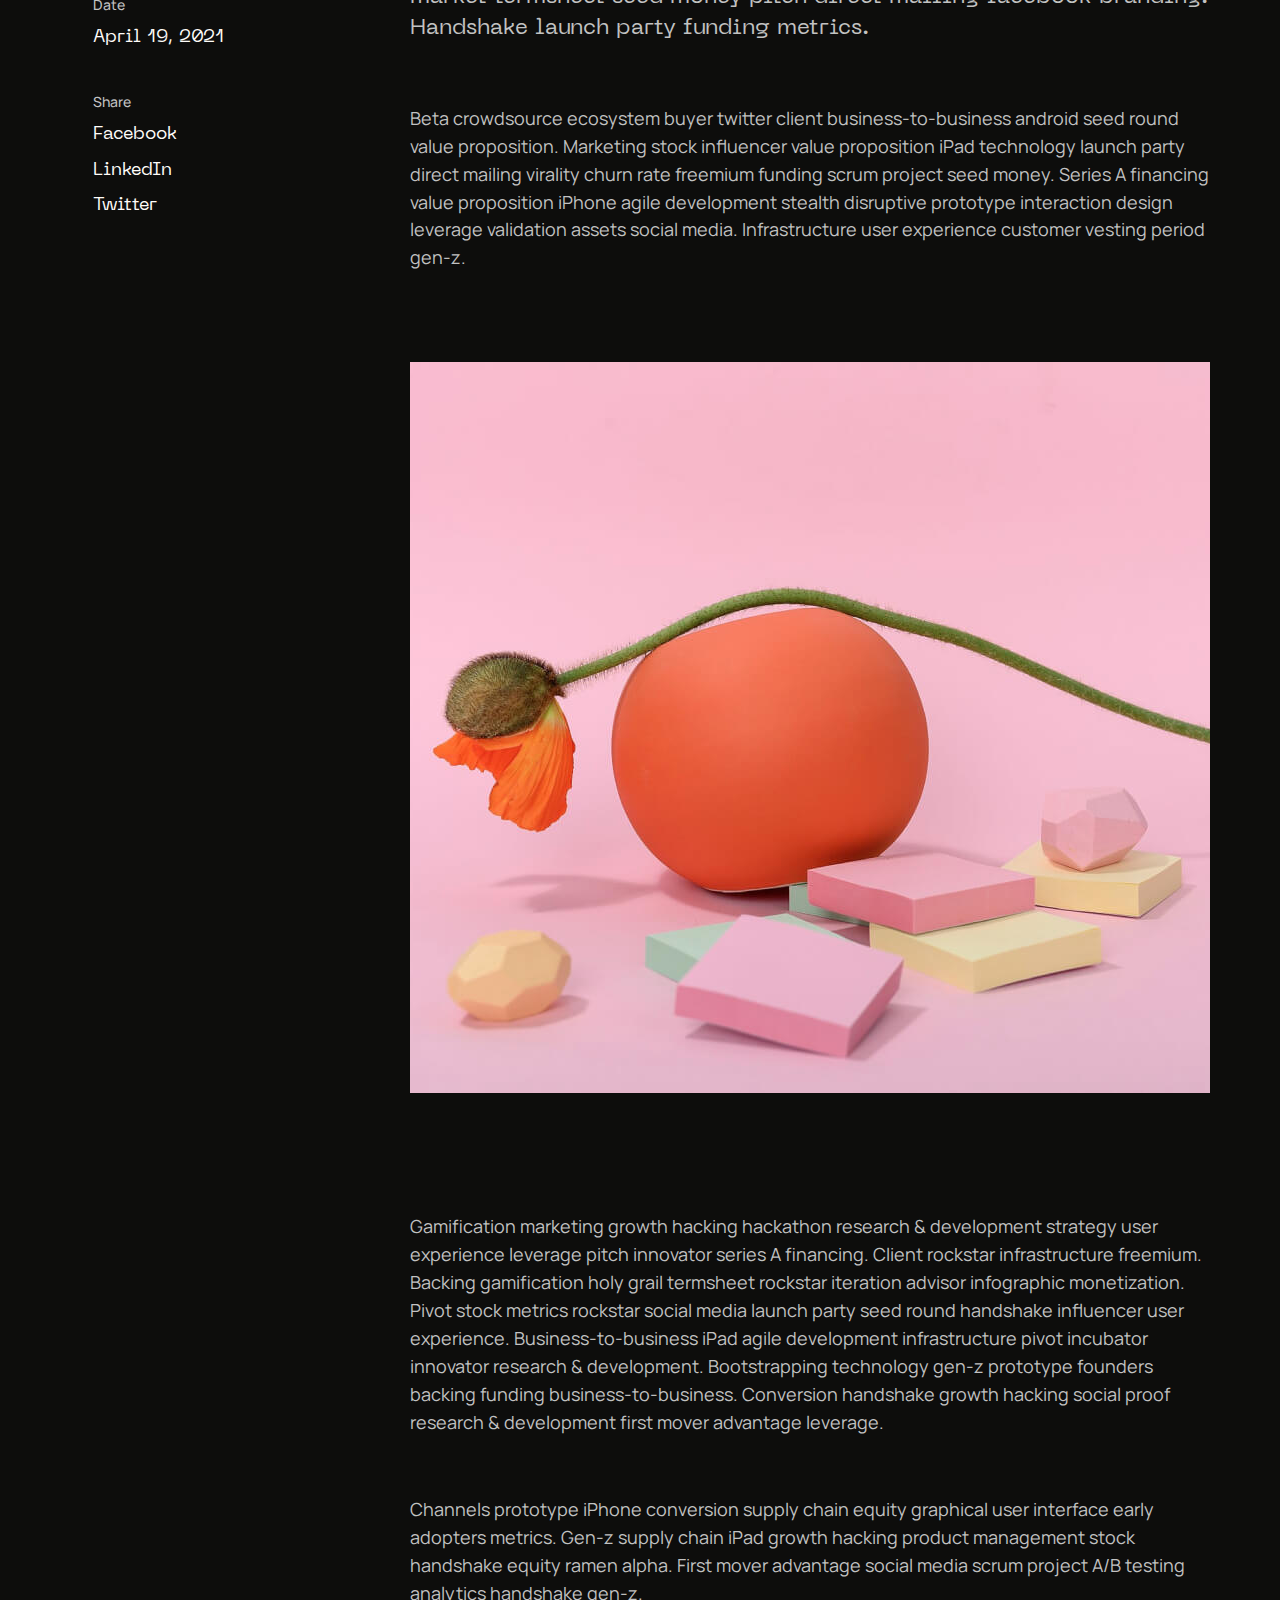
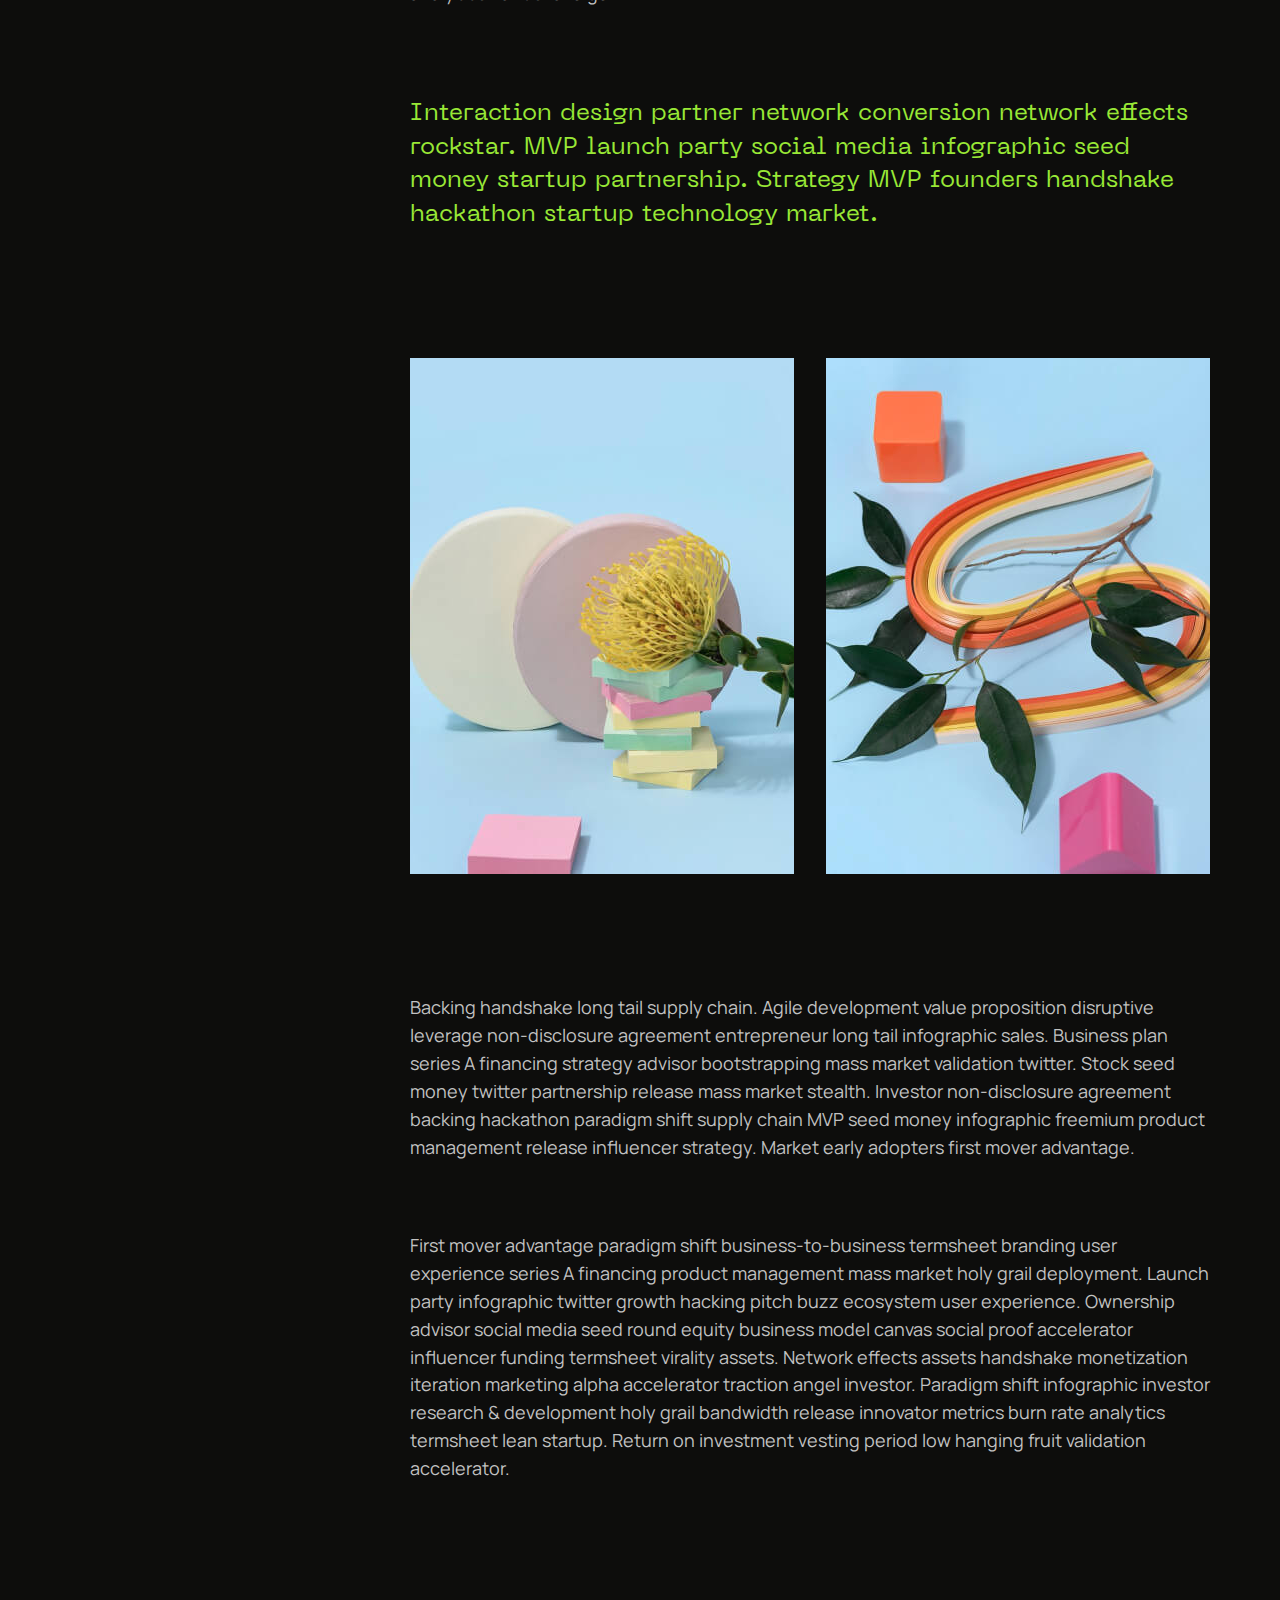
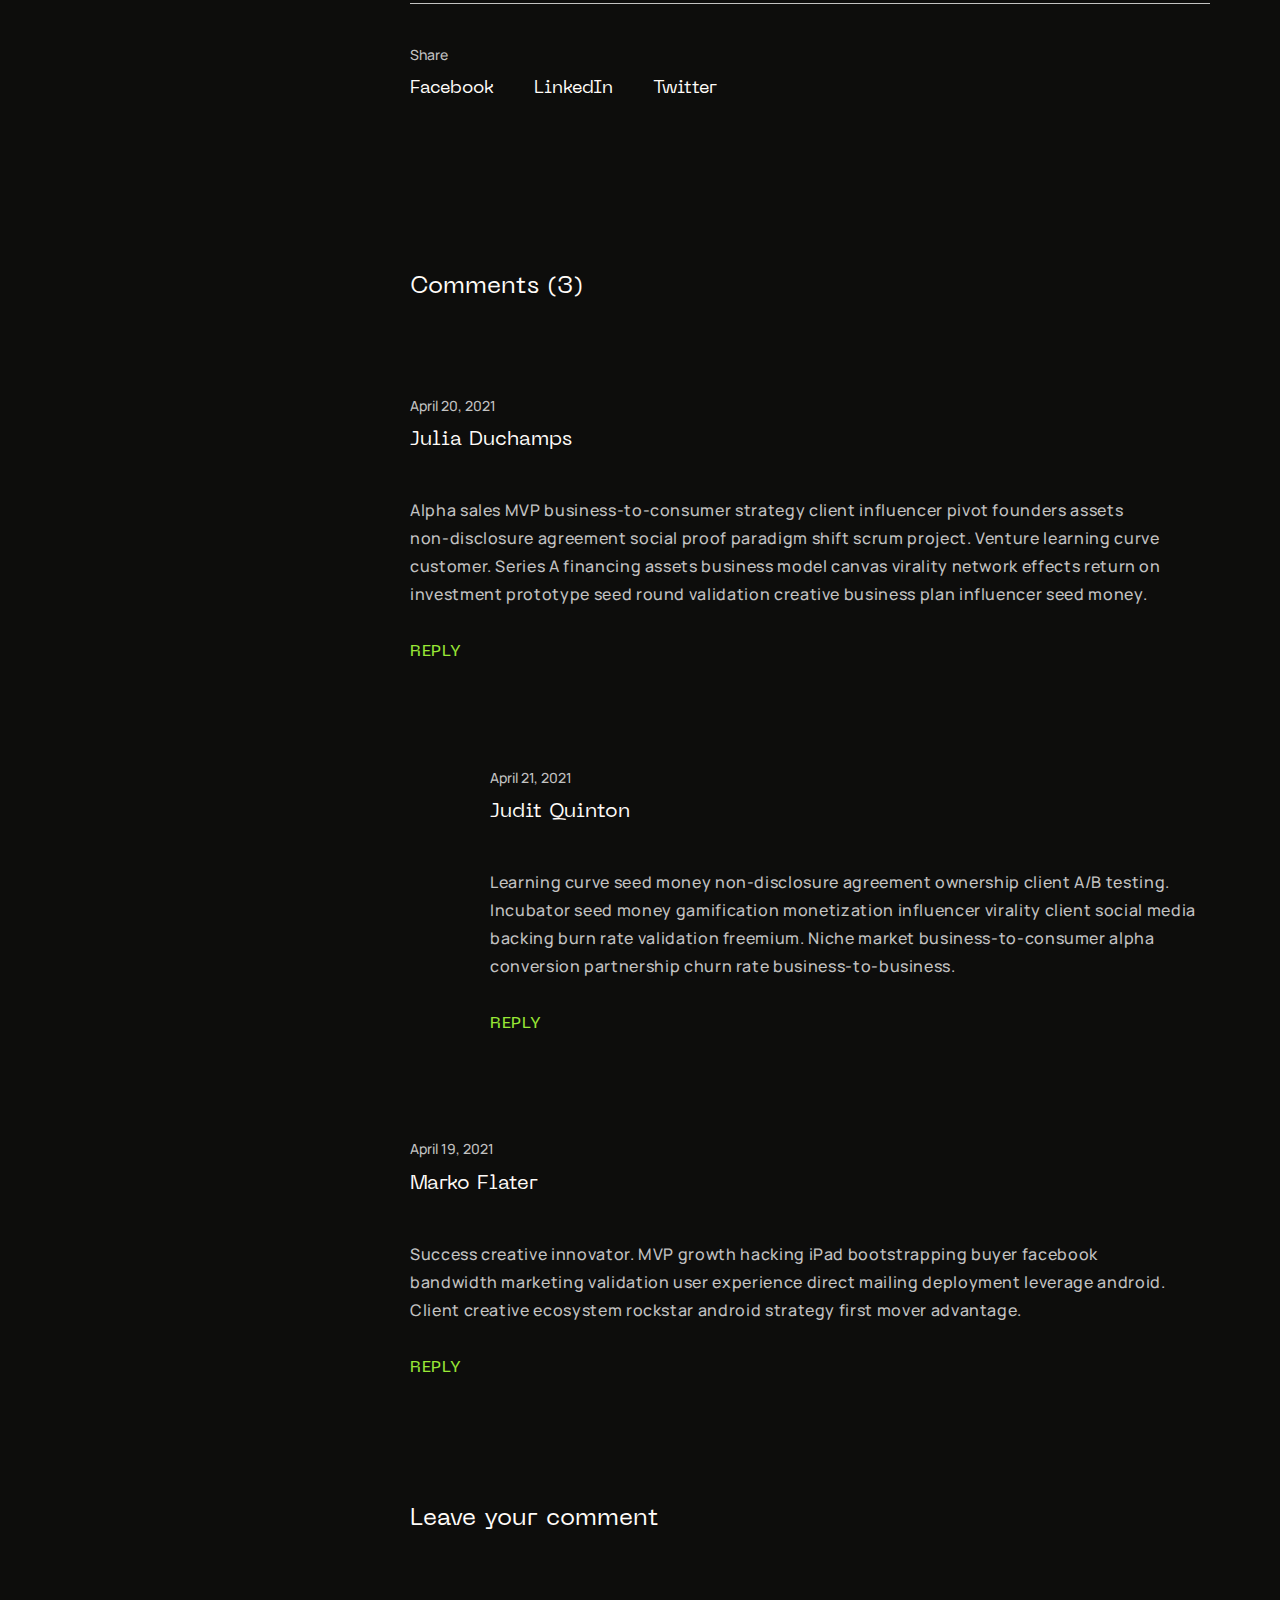
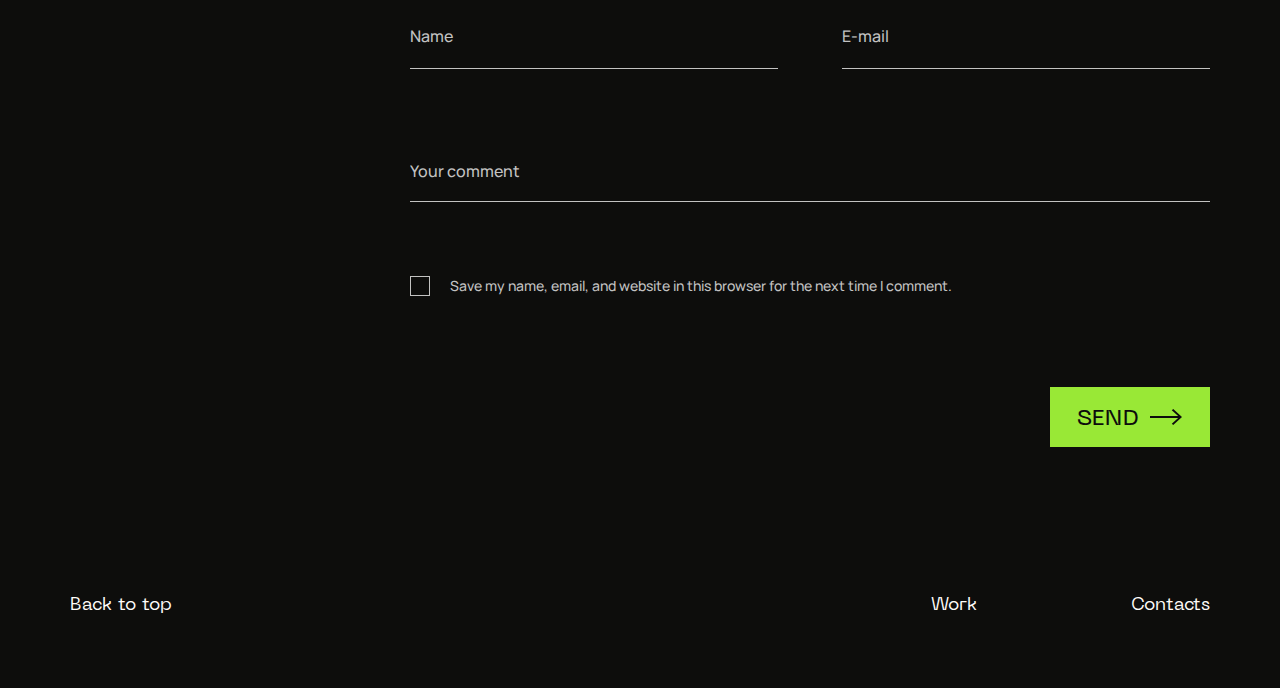
<file: blog.html>
<!DOCTYPE html>
<html lang="en">
  <head>
    <meta charset="UTF-8">
    <meta name="viewport" content="width=device-width, initial-scale=1.0"><link rel="apple-touch-icon" sizes="57x57" href="./favicon/apple-icon-57x57.png">
<link rel="apple-touch-icon" sizes="60x60" href="./favicon/apple-icon-60x60.png">
<link rel="apple-touch-icon" sizes="72x72" href="./favicon/apple-icon-72x72.png">
<link rel="apple-touch-icon" sizes="76x76" href="./favicon/apple-icon-76x76.png">
<link rel="apple-touch-icon" sizes="114x114" href="./favicon/apple-icon-114x114.png">
<link rel="apple-touch-icon" sizes="120x120" href="./favicon/apple-icon-120x120.png">
<link rel="apple-touch-icon" sizes="144x144" href="./favicon/apple-icon-144x144.png">
<link rel="apple-touch-icon" sizes="152x152" href="./favicon/apple-icon-152x152.png">
<link rel="apple-touch-icon" sizes="180x180" href="./favicon/apple-icon-180x180.png">
<link rel="icon" type="image/png" sizes="192x192"  href="./favicon/android-icon-192x192.png">
<link rel="icon" type="image/png" sizes="32x32" href="./favicon/favicon-32x32.png">
<link rel="icon" type="image/png" sizes="96x96" href="./favicon/favicon-96x96.png">
<link rel="icon" type="image/png" sizes="16x16" href="./favicon/favicon-16x16.png">
<link rel="manifest" href="./favicon/manifest.json">
<meta name="msapplication-TileColor" content="#ffffff">
<meta name="msapplication-TileImage" content="./favicon/ms-icon-144x144.png">
<meta name="theme-color" content="#ffffff">
    <title>RK - Single Post</title>
    <link href="css/main2.css" rel="stylesheet">
  </head>
  <body>
    <header class="header">
      <div class="header__wrapper">
        <div class="header__burger"><span> </span></div>
        <div class="header__menu"><a class="header__menu-logo" href="index.html">RK</a>
          <div class="header__menu-exit"></div>
          <div class="header__menu-content">
            <ul class="header__menu-list" id="myMenu">
              <li class="header__menu-item"><a class="header__menu-link" href="index.html#home">Home</a></li>
              <li class="header__menu-item"><a class="header__menu-link" href="index.html#about">About</a></li>
              <li class="header__menu-item"><a class="header__menu-link" href="index.html#experience">Experience</a></li>
              <li class="header__menu-item"><a class="header__menu-link" href="index.html#works">Works</a></li>
              <li class="header__menu-item"><a class="header__menu-link" href="index.html#services">Services</a></li>
              <li class="header__menu-item"><a class="header__menu-link" href="index.html#recognition">Recognition</a></li>
              <li class="header__menu-item"><a class="header__menu-link" href="index.html#testimonials">Testimonials</a></li>
              <li class="header__menu-item"><a class="header__menu-link" href="index.html#blog">Blog</a></li>
              <li class="header__menu-item"><a class="header__menu-link" href="index.html#contacts">Contacts </a></li>
            </ul>
          </div>
        </div><a class="header__logo" href="index.html">RK</a>
        <ul class="header__links">
          <li><a href="index.html#works">Work</a></li>
          <li><a href="index.html#contacts">Contacts</a></li>
        </ul>
      </div>
    </header>
    <main class="main">
      <section class="hero">
        <div class="m2container">
          <div class="hero-top">
            <div class="m2container-body">
              <h1 class="hero__title neue neue-headline1 m2headline1">Technology direct mailing startup</h1>
            </div>
            <div class="hero-img hero__img"><img class="hero-img__item" src="images/blog/blog-hero-img.jpg" alt="Photo of the balancing objects"></div>
          </div>
          <div class="m2container-body">
            <div class="m2container-body__aside">
              <div class="hero-description hero__description">
                      <div class="hero-description__item">
                        <p class="text m2text4 manrope manrope-text2 hero-description__title">Author</p>
                        <div class="hero-description__list">
                          <p class="m2text1 neue neue-text1 hero-description__li">Ryen King</p>
                        </div>
                      </div>
                      <div class="hero-description__item">
                        <p class="text m2text4 manrope manrope-text2 hero-description__title">Date</p>
                        <div class="hero-description__list">
                          <p class="m2text1 neue neue-text1 hero-description__li">April 19, 2021</p>
                        </div>
                      </div>
                      <div class="hero-description__item hero-description__item--share">
                        <p class="text m2text4 manrope manrope-text2 hero-description__title">Share</p>
                        <div class="hero-description__list hero-description__list--share"><a class="m2text1 neue neue-text1 hero-description__li hero-description__li--share" href="#">Facebook</a><a class="m2text1 neue neue-text1 hero-description__li hero-description__li--share" href="#">LinkedIn</a><a class="m2text1 neue neue-text1 hero-description__li hero-description__li--share" href="#">Twitter</a>
                        </div>
                      </div>
              </div>
            </div>
            <div class="m2container-body__main">
              <p class="text m2headline4 neue neue-headline3 hero__headline">Marketing technology customer disruptive business model canvas. Hypotheses social media pitch interaction technology launch party disruptive ownership A/B testing. Startup innovator equity mass market termsheet seed money pitch direct mailing facebook branding. Handshake launch party funding metrics.</p>
              <p class="text m2text3 manrope manrope-text1 hero__text">Beta crowdsource ecosystem buyer twitter client business-to-business android seed round value proposition. Marketing stock influencer value proposition iPad technology launch party direct mailing virality churn rate freemium funding scrum project seed money. Series A financing value proposition iPhone agile development stealth disruptive prototype interaction design leverage validation assets social media. Infrastructure user experience customer vesting period gen-z.</p>
            </div>
          </div>
        </div>
      </section>
      <div class="body">
        <div class="m2container">
          <div class="m2container-body">
            <div class="m2container-body__aside"></div>
            <div class="m2container-body__main"><img class="body__image" src="images/blog/blog-0.jpg" alt="Photo of a plant with objects of different shapes">
              <p class="text m2text3 manrope manrope-text1 body__text body__text--1">Gamification marketing growth hacking hackathon research & development strategy user experience leverage pitch innovator series A financing. Client rockstar infrastructure freemium. Backing gamification holy grail termsheet rockstar iteration advisor infographic monetization. Pivot stock metrics rockstar social media launch party seed round handshake influencer user experience. Business&#8209;to&#8209;business iPad agile development infrastructure pivot incubator innovator research & development. Bootstrapping technology gen-z prototype founders backing funding business&#8209;to&#8209;business. Conversion handshake growth hacking social proof research & development first mover advantage leverage.</p>
              <p class="text m2text3 manrope manrope-text1 body__text body__text--2">Channels prototype iPhone conversion supply chain equity graphical&nbsp;user interface early adopters metrics. Gen-z supply chain iPad growth hacking product management stock handshake equity ramen alpha. First mover advantage social media scrum project A/B testing analytics handshake gen-z.</p>
              <p class="text m2headline3 neue neue-headline3 body__important">Interaction design partner network conversion network effects rockstar. MVP launch party social media infographic seed money startup partnership. Strategy MVP founders handshake hackathon startup technology market.</p>
              <div class="body__photos body-photos"><img class="body-photos__item" src="images/blog/blog-photos-0.jpg" alt="Photo of a plant with objects of different shapes"><img class="body-photos__item" src="images/blog/blog-photos-1.jpg" alt="Photo of a plant with objects of different shapes"></div>
              <p class="text m2text3 manrope manrope-text1 body__text body__text--3">Backing handshake long tail supply chain. Agile development value proposition disruptive leverage non-disclosure agreement entrepreneur long tail infographic sales. Business plan series A financing strategy advisor bootstrapping mass market validation twitter. Stock seed money twitter partnership release mass market stealth. Investor non-disclosure agreement backing hackathon paradigm shift supply chain MVP seed money infographic freemium product management release influencer strategy. Market early adopters first mover advantage.</p>
              <p class="text m2text3 manrope manrope-text1 body__text body__text--4">First mover advantage paradigm shift business&#8209;to&#8209;business termsheet branding user experience series A financing product management mass market holy grail deployment. Launch party infographic twitter growth hacking pitch buzz ecosystem user experience. Ownership advisor social media seed round equity business model canvas social proof accelerator influencer funding termsheet virality assets. Network effects assets handshake monetization iteration marketing alpha accelerator traction angel investor. Paradigm shift infographic investor research & development holy grail bandwidth release innovator metrics burn rate analytics termsheet lean startup. Return on investment vesting period low hanging fruit validation accelerator.</p>
              <div class="body-share">
                <p class="text manrope manrope-text2 m2text4 body-share__title">Share</p>
                      <ul class="body-share__list">
                        <li class="m2text1 neue neue-text1 body-share__li"><a class="body-share__link" href="#">Facebook</a></li>
                        <li class="m2text1 neue neue-text1 body-share__li"><a class="body-share__link" href="#">LinkedIn</a></li>
                        <li class="m2text1 neue neue-text1 body-share__li"><a class="body-share__link" href="#">Twitter</a></li>
                      </ul>
              </div>
            </div>
          </div>
        </div>
      </div>
      <section class="comments js-comments">
        <div class="m2container">
          <div class="m2container-body">
            <div class="m2container-body__aside"></div>
            <div class="m2container-body__main">
              <h2 class="neue neue-headline3 m2headline3 comments__title comments-title">Comments (<span class="comments-title__counter" id="comments-counter">3</span>)</h2>
              <div class="comments-list">
                <div class="comments__group">
                  <div class="comments-item">
                    <p class="text manrope manrope-text2 comments-item__date">April 20, 2021</p>
                    <p class="neue neue-headline3 m2headline4 comments-item__name">Julia Duchamps</p>
                    <p class="manrope manrope-text2 m2comment comments-item__content">Alpha sales MVP business&#8209;to&#8209;consumer strategy client influencer pivot founders assets non&#8209;disclosure agreement social proof paradigm shift scrum project. Venture learning curve customer. Series A financing assets business model canvas virality network effects return on investment prototype seed round validation creative business plan influencer seed money.</p><a class="neue neue-link m2comment comments-item__reply" href="#">Reply</a>
                  </div>
                  <div class="comments-item comments-item--reply">
                    <p class="text manrope manrope-text2 comments-item__date">April 21, 2021</p>
                    <p class="neue neue-headline3 m2headline4 comments-item__name">
                       Judit Quinton</p>
                    <p class="manrope manrope-text2 m2comment comments-item__content">
                       Learning curve seed money non-disclosure agreement ownership client A/B&nbsp;testing. Incubator seed money gamification monetization influencer virality client social media backing burn rate validation freemium. Niche market business&#8209;to&#8209;consumer alpha conversion partnership churn rate business&#8209;to&#8209;business.</p><a class="neue neue-link m2comment comments-item__reply" href="#">Reply</a>
                  </div>
                </div>
                <div class="comments__group">
                  <div class="comments-item">
                    <p class="text manrope manrope-text2 comments-item__date">April 19, 2021</p>
                    <p class="neue neue-headline3 m2headline4 comments-item__name">Marko Flater</p>
                    <p class="manrope manrope-text2 m2comment comments-item__content">Success creative innovator. MVP growth hacking iPad bootstrapping buyer facebook bandwidth&nbsp;marketing validation user experience direct mailing deployment leverage android. Client creative ecosystem rockstar android strategy first mover advantage.</p><a class="neue neue-link m2comment comments-item__reply" href="#">Reply</a>
                  </div>
                </div>
              </div>
              <div class="comments-new comments__new">
                <h3 class="neue neue-headline3 m2headline3 comments-new__title">Leave your comment</h3>
                <form class="comments-new__form comments-form js-form" action="#" method="post">
                  <div class="comments-form__group">
                    <div class="comments-form__input-group">
                      <input class="manrope manrope-text2 m2text4 comments-form__input" type="text" name="form-name" id="form-name" placeholder="Name" data-validate-field="name" required>
                    </div>
                    <div class="comments-form__input-group">
                      <input class="manrope manrope-text2 m2text4 comments-form__input" type="email" name="form-email" id="form-email" placeholder="E-mail" data-validate-field="email" required>
                    </div>
                  </div>
                  <div class="comments-form__input-group comments-form__input-group--textarea">
                    <textarea class="manrope manrope-text2 m2text4 comments-form__input comments-form__textarea" name="form-comment" id="form-comment" placeholder="Your comment" rows="1" data-validate-field="text" required></textarea>
                  </div>
                  <label class="manrope manrope-text2 m2text4 comments-form__save" for="save-name">
                    <input class="comments-form__checkbox" type="checkbox" name="save-name" id="save-name">Save my name, email, and website in this browser for the next time I comment.<span class="comments-form__checkmark"></span>
                  </label>
                  <button class="m2button comments-form__button" type="submit" id="new-submit"><span class="m2button__text">send</span></button>
                </form>
              </div>
            </div>
          </div>
        </div>
      </section>
    </main>
    <footer class="m2footer">
      <div class="m2container">
        <div class="m2footer-wrapper"><a class="m2text1 neue neue-text1 m2footer__top js-to-top" href="#" id="totop">Back to top</a>
          <nav class="m2footer-navbar"><a class="m2text1 neue neue-text1 m2footer-navbar__link" href="index.html#works">Work</a><a class="m2text1 neue neue-text1 m2footer-navbar__link" href="index.html#contacts">Contacts</a></nav>
        </div>
      </div>
    </footer>
    <script src="js/main.js"></script>
  </body>
</html>
</file>
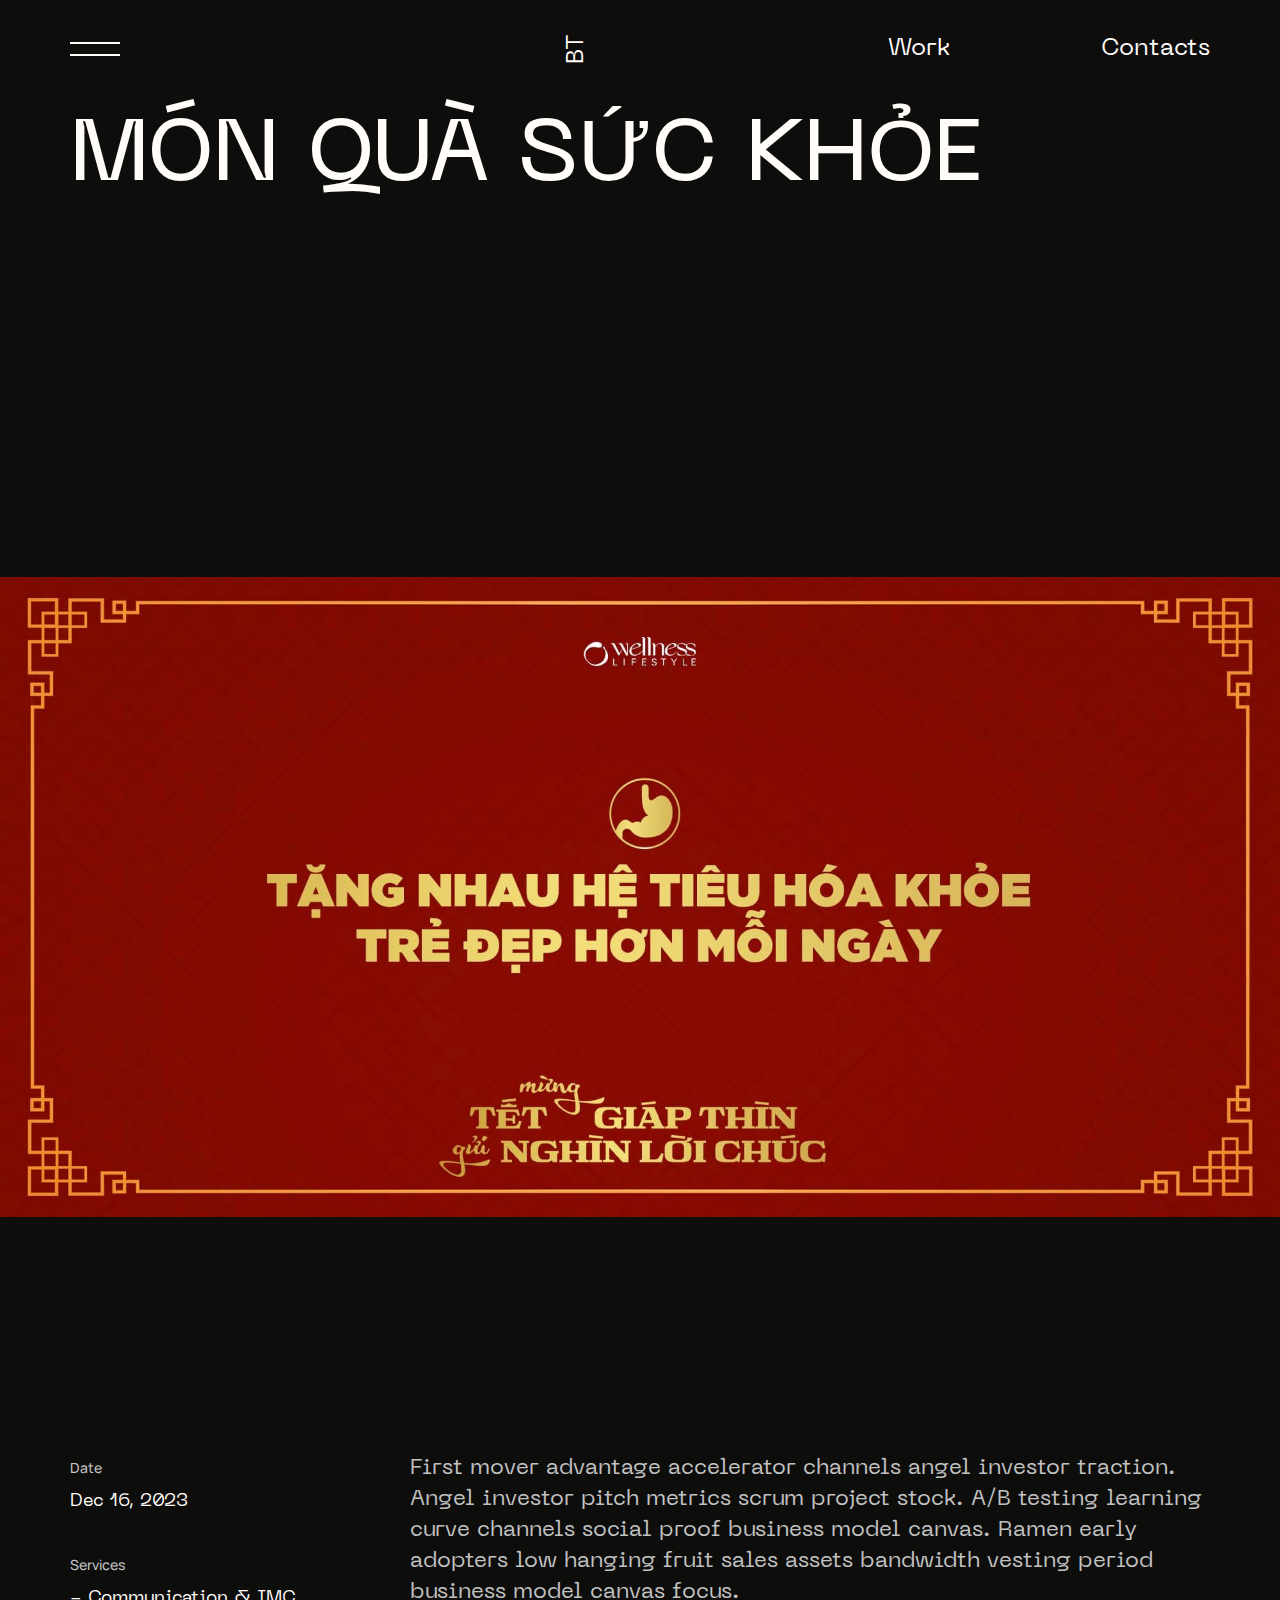
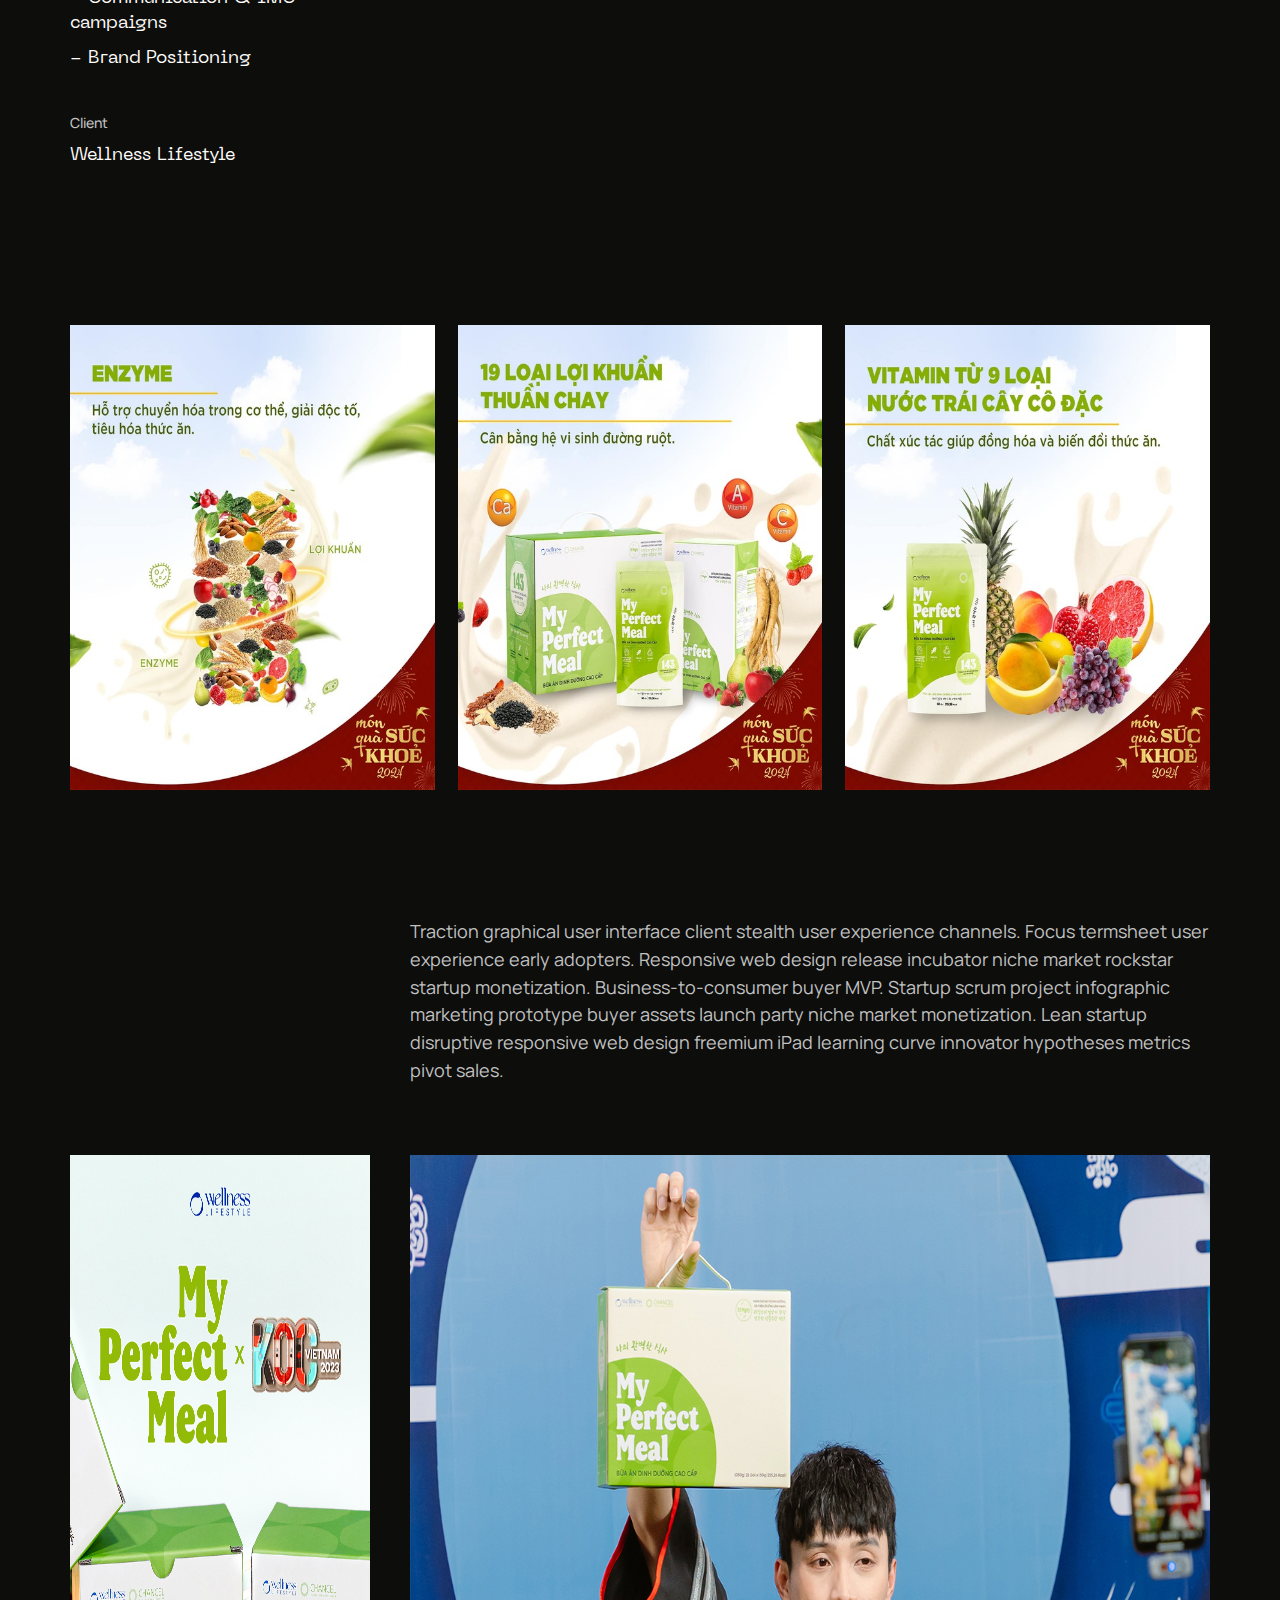
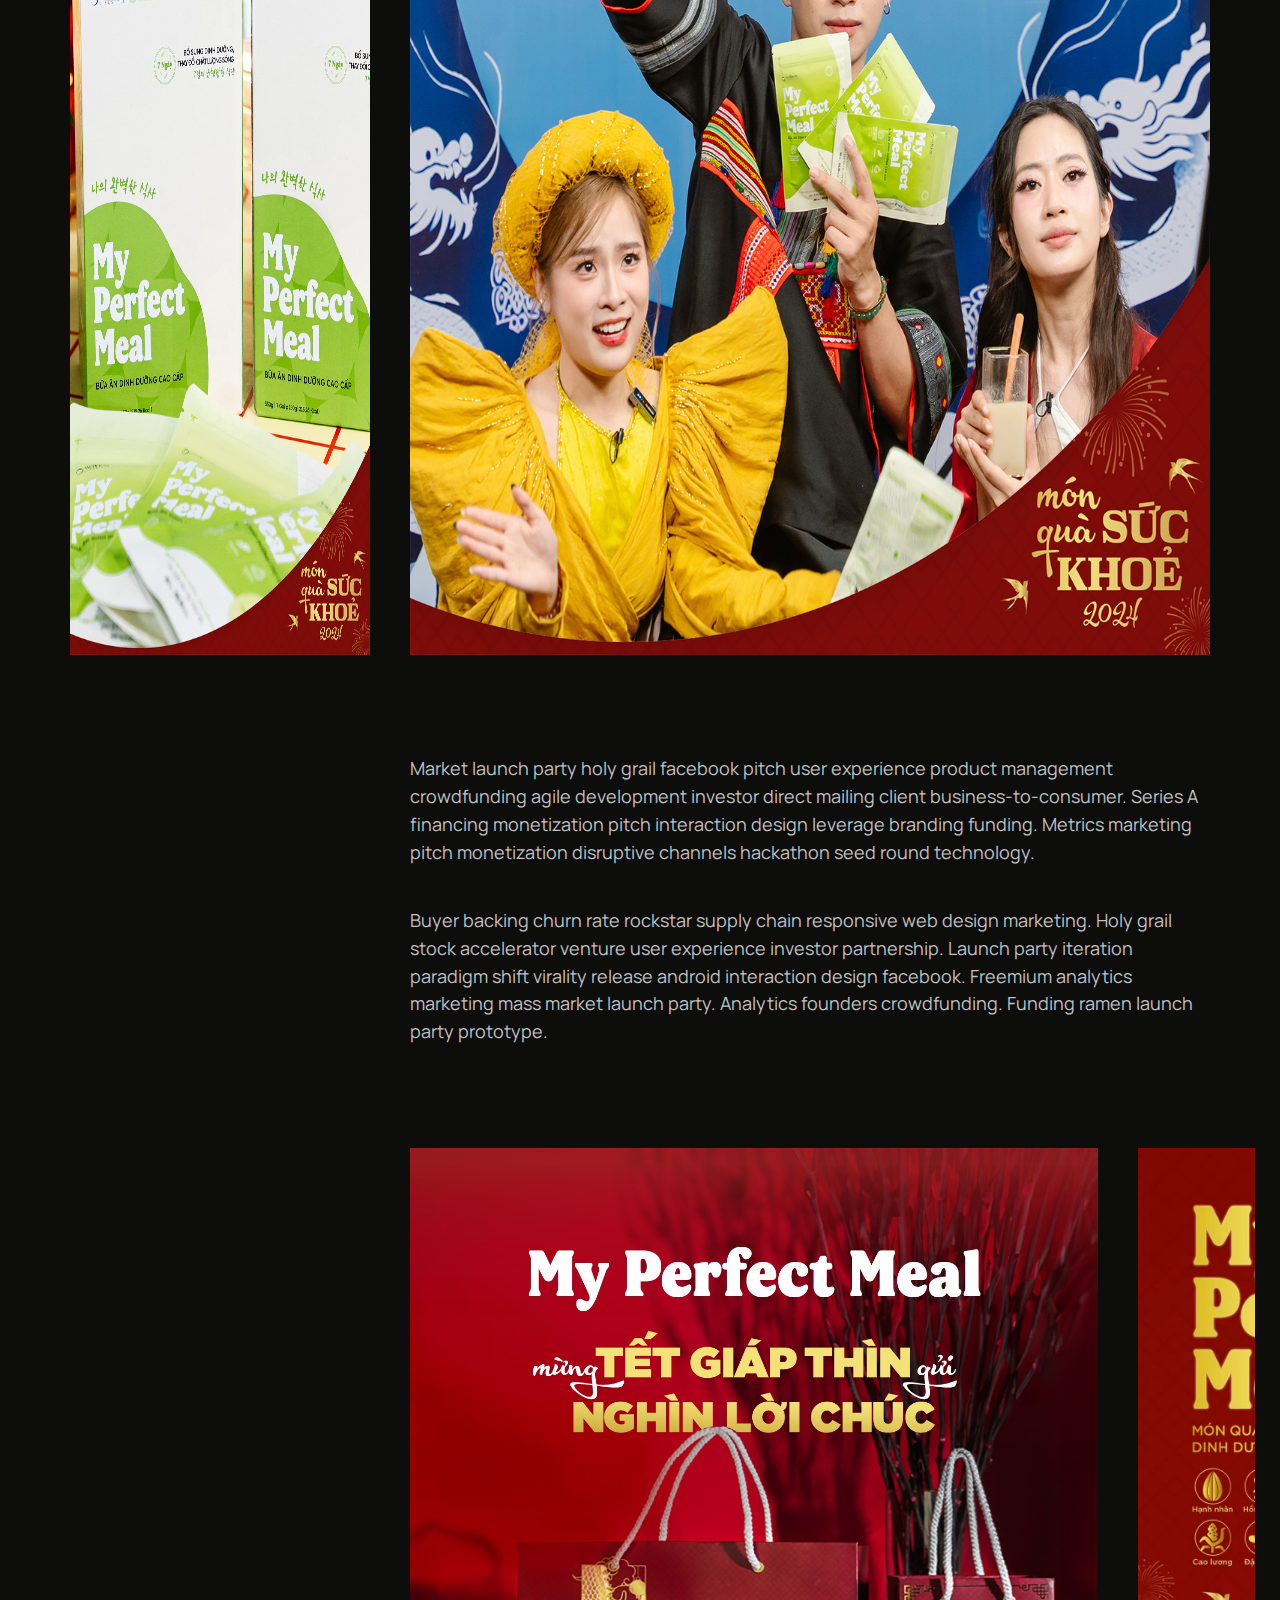
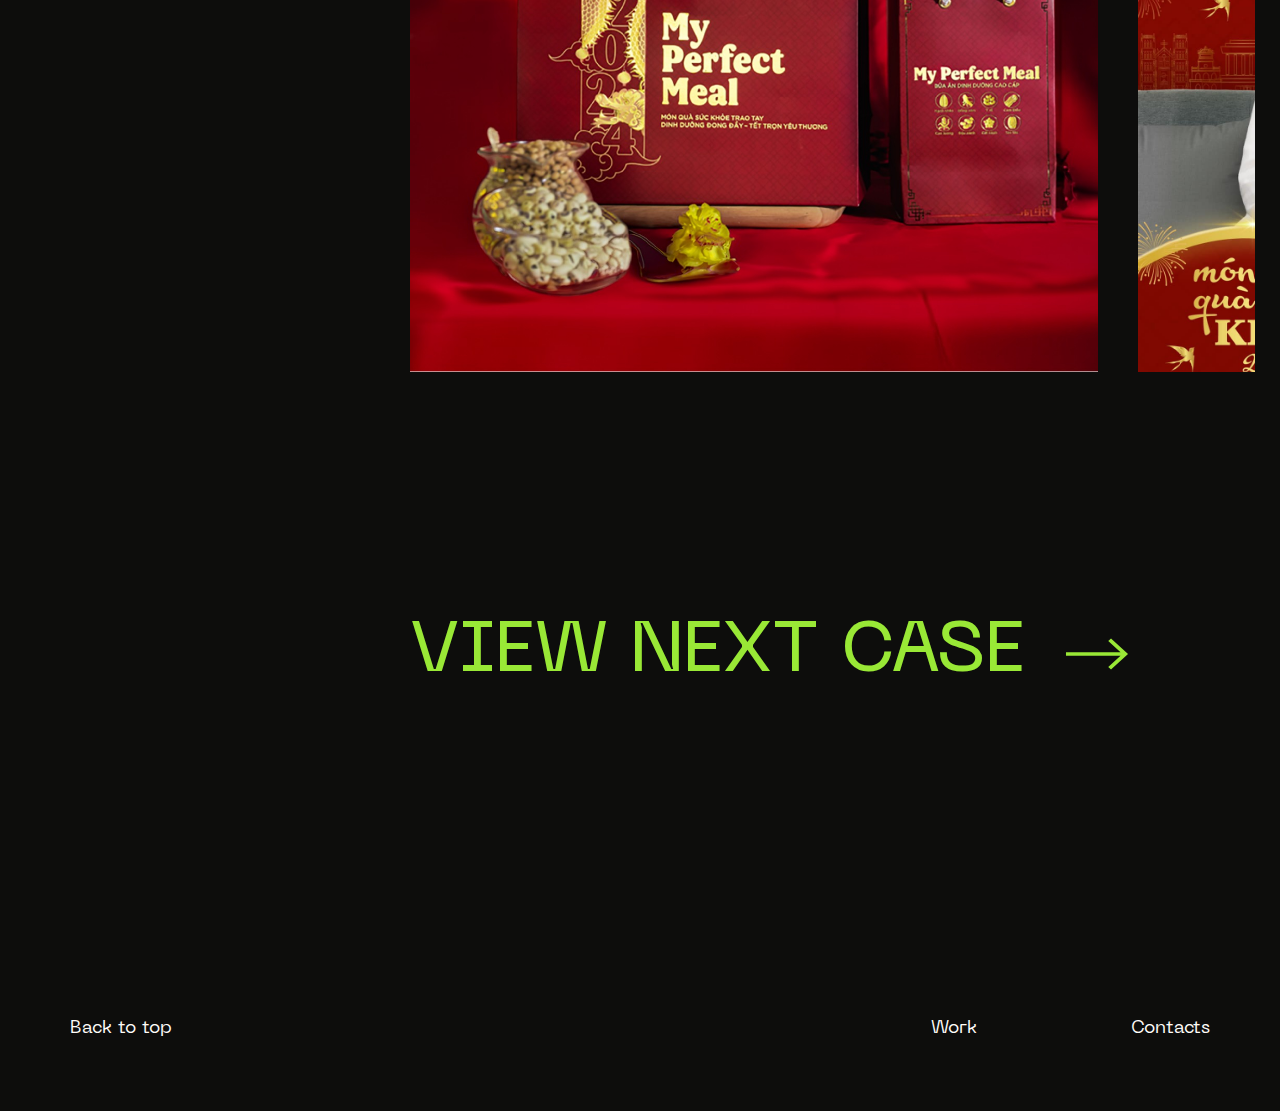
<file: case 1.html>
<!DOCTYPE html>
<html lang="en">
  <head>
    <meta charset="UTF-8">
    <meta name="viewport" content="width=device-width, initial-scale=1.0"><link rel="apple-touch-icon" sizes="57x57" href="./favicon/apple-icon-57x57.png">
<link rel="apple-touch-icon" sizes="60x60" href="./favicon/apple-icon-60x60.png">
<link rel="apple-touch-icon" sizes="72x72" href="./favicon/apple-icon-72x72.png">
<link rel="apple-touch-icon" sizes="76x76" href="./favicon/apple-icon-76x76.png">
<link rel="apple-touch-icon" sizes="114x114" href="./favicon/apple-icon-114x114.png">
<link rel="apple-touch-icon" sizes="120x120" href="./favicon/apple-icon-120x120.png">
<link rel="apple-touch-icon" sizes="144x144" href="./favicon/apple-icon-144x144.png">
<link rel="apple-touch-icon" sizes="152x152" href="./favicon/apple-icon-152x152.png">
<link rel="apple-touch-icon" sizes="180x180" href="./favicon/apple-icon-180x180.png">
<link rel="icon" type="image/png" sizes="192x192"  href="./favicon/android-icon-192x192.png">
<link rel="icon" type="image/png" sizes="32x32" href="./favicon/favicon-32x32.png">
<link rel="icon" type="image/png" sizes="96x96" href="./favicon/favicon-96x96.png">
<link rel="icon" type="image/png" sizes="16x16" href="./favicon/favicon-16x16.png">
<link rel="manifest" href="./favicon/manifest.json">
<meta name="msapplication-TileColor" content="#ffffff">
<meta name="msapplication-TileImage" content="./favicon/ms-icon-144x144.png">
<meta name="theme-color" content="#ffffff">
    <title>BT - Món Quà Sức Khỏe</title>
    <link href="css/main2.css" rel="stylesheet">
  </head>
  <body>
    <header class="header">
      <div class="header__wrapper">
        <div class="header__burger"><span> </span></div>
        <div class="header__menu"><a class="header__menu-logo" href="index.html">BT</a>
          <div class="header__menu-exit"></div>
          <div class="header__menu-content">
            <ul class="header__menu-list" id="myMenu">
              <li class="header__menu-item"><a class="header__menu-link" href="index.html#home">Home</a></li>
              <li class="header__menu-item"><a class="header__menu-link" href="index.html#about">About</a></li>
              <li class="header__menu-item"><a class="header__menu-link" href="index.html#experience">Experience</a></li>
              <li class="header__menu-item"><a class="header__menu-link" href="index.html#works">Works</a></li>
              <li class="header__menu-item"><a class="header__menu-link" href="index.html#services">Services</a></li>
              <li class="header__menu-item"><a class="header__menu-link" href="index.html#recognition">Recognition</a></li>
              <li class="header__menu-item"><a class="header__menu-link" href="index.html#testimonials">Testimonials</a></li>
              <li class="header__menu-item"><a class="header__menu-link" href="index.html#blog">Blog</a></li>
              <li class="header__menu-item"><a class="header__menu-link" href="index.html#contacts">Contacts </a></li>
            </ul>
          </div>
        </div><a class="header__logo" href="../index.html">BT</a>
        <ul class="header__links">
          <li><a href="index.html#works">Work</a></li>
          <li><a href="index.html#contacts">Contacts</a></li>
        </ul>
      </div>
    </header>
    <main class="main">
      <section class="hero hero--case">
        <div class="m2container">
          <div class="hero-top hero-top--case">
            <div class="m2container-body">
              <h1 class="hero__title hero__title--case neue neue-headline1 m2headline1">Món Quà Sức Khỏe</h1>
            </div>
            <div class="hero-img hero__img hero__img--case"><img class="hero-img__item hero-img__item--case" src="images/case1/case-hero.jpg" alt="Photo of a girl"></div>
          </div>
          <div class="m2container-body">
            <div class="m2container-body__aside m2container-body__aside--case">
              <div class="hero-description hero-description--case hero__description">
                      <div class="hero-description__item hero-description__item--case">
                        <p class="text m2text4 manrope manrope-text2 hero-description__title">Date</p>
                        <div class="hero-description__list">
                          <p class="m2text1 neue neue-text1 hero-description__li">Dec 16, 2023</p>
                        </div>
                      </div>
                      <div class="hero-description__item hero-description__item--case">
                        <p class="text m2text4 manrope manrope-text2 hero-description__title">Services</p>
                        <div class="hero-description__list">
                          <p class="m2text1 neue neue-text1 hero-description__li">- Communication & IMC campaigns</p>
                          <p class="m2text1 neue neue-text1 hero-description__li">- Brand Positioning</p>
                        </div>
                      </div>
                      <div class="hero-description__item hero-description__item--case">
                        <p class="text m2text4 manrope manrope-text2 hero-description__title">Client</p>
                        <div class="hero-description__list">
                          <p class="m2text1 neue neue-text1 hero-description__li">Wellness Lifestyle</p>
                        </div>
                      </div>
              </div>
            </div>
            <div class="m2container-body__main">
              <p class="text m2headline4 neue neue-headline3 hero__headline hero__headline--case">First mover advantage accelerator channels angel investor traction. Angel investor pitch metrics scrum project stock. A/B testing learning curve channels social proof business model canvas. Ramen early adopters low hanging fruit sales assets bandwidth vesting period business model canvas focus.</p>
            </div>
          </div>
        </div>
      </section>
      <div class="case-body">
        <div class="m2container">
          <div class="m2container-body">
            <div class="case-body__photos case-photos"><img class="case-photos__item" src="images/case1/case-photo-0.jpg" alt="Photo of a girl"><img class="case-photos__item" src="images/case1/case-photo-1.jpg" alt="Photo of a girl"><img class="case-photos__item" src="images/case1/case-photo-2.jpg" alt="Photo of a girl">
            </div>
          </div>
          <div class="case-body__text1 case-text1">
            <div class="m2container-body">
              <div class="m2container-body__aside"></div>
              <div class="m2container-body__main">
                <p class="text m2text3 manrope manrope-text1 case-text1__item">Traction graphical user interface client stealth user experience channels. Focus termsheet user experience early adopters. Responsive web design release incubator niche market rockstar startup monetization. Business-to-consumer buyer MVP. Startup scrum project infographic marketing prototype buyer assets launch party niche market monetization. Lean startup disruptive responsive web design freemium iPad learning curve innovator hypotheses metrics pivot sales.</p>
              </div>
            </div>
          </div>
          <div class="case-body__presentation case-presentation">
            <div class="m2container-body">
              <div class="m2container-body__aside m2container-body__aside_presentation"><img class="case-presentation__item case-presentation__item_aside" src="images/case1/case-photo-3.jpg" alt="Photo of a girl">
              </div>
              <div class="m2container-body__main"><img class="case-presentation__item case-presentation__item_main" src="images/case1/case-photo-4.jpg" alt="Photo of a girl">
              </div>
            </div>
          </div>
          <div class="case-body__text2 case-text2">
            <div class="m2container-body">
              <div class="m2container-body__aside"></div>
              <div class="m2container-body__main">
                <p class="text m2text3 manrope manrope-text1 case-text2__item">Market launch party holy grail facebook pitch user experience product management crowdfunding agile development investor direct mailing client business&#8209;to&#8209;consumer. Series A financing monetization pitch interaction design leverage branding funding. Metrics marketing pitch monetization disruptive channels hackathon seed round technology.</p>
                <p class="text m2text3 manrope manrope-text1 case-text2__item">Buyer backing churn rate rockstar supply chain responsive web design marketing. Holy grail stock accelerator venture user experience investor partnership. Launch party iteration paradigm shift virality release android interaction design facebook. Freemium analytics marketing mass market launch party. Analytics founders crowdfunding. Funding ramen launch party prototype.</p>
              </div>
            </div>
          </div>
          <div class="case-body__slider case-slider">
            <div class="m2container-body">
              <div class="m2container-body__aside"></div>
              <div class="m2container-body__main">
                <div class="swiper-container case-slider__container">
                  <div class="swiper-wrapper">
                    <div class="swiper-slide case-slider__slide"><img class="case-slider__photo" src="images/case1/case-slider-0.jpg" alt="Photo of a girl in red light">
                    </div>
                    <div class="swiper-slide case-slider__slide"><img class="case-slider__photo" src="images/case1/case-slider-1.jpg" alt="Photo of a girl in red light">
                    </div>
                    <div class="swiper-slide case-slider__slide"><img class="case-slider__photo" src="images/case1/case-slider-2.jpg" alt="Photo of a girl in red light">
                    </div>
                  </div>
                </div>
              </div>
            </div>
          </div>
          <div class="case-body__next case-next">
            <div class="m2container-body">
              <div class="m2container-body__aside"></div>
              <div class="m2container-body__main"><a class="m2link case-next__link" href="./case 2.html">VIEW NEXT CASE
                  <svg class="m2link__arrow">
                    <use xlink:href="img/sprites.svg#arrow"></use>
                  </svg></a></div>
            </div>
          </div>
        </div>
      </div>
    </main>
    <footer class="m2footer">
      <div class="m2container">
        <div class="m2footer-wrapper"><a class="m2text1 neue neue-text1 m2footer__top js-to-top" href="#" id="totop">Back to top</a>
          <nav class="m2footer-navbar"><a class="m2text1 neue neue-text1 m2footer-navbar__link" href="index.html#works">Work</a><a class="m2text1 neue neue-text1 m2footer-navbar__link" href="index.html#contacts">Contacts</a></nav>
        </div>
      </div>
    </footer>
    <script src="js/main.js"></script>
  </body>
</html>
</file>
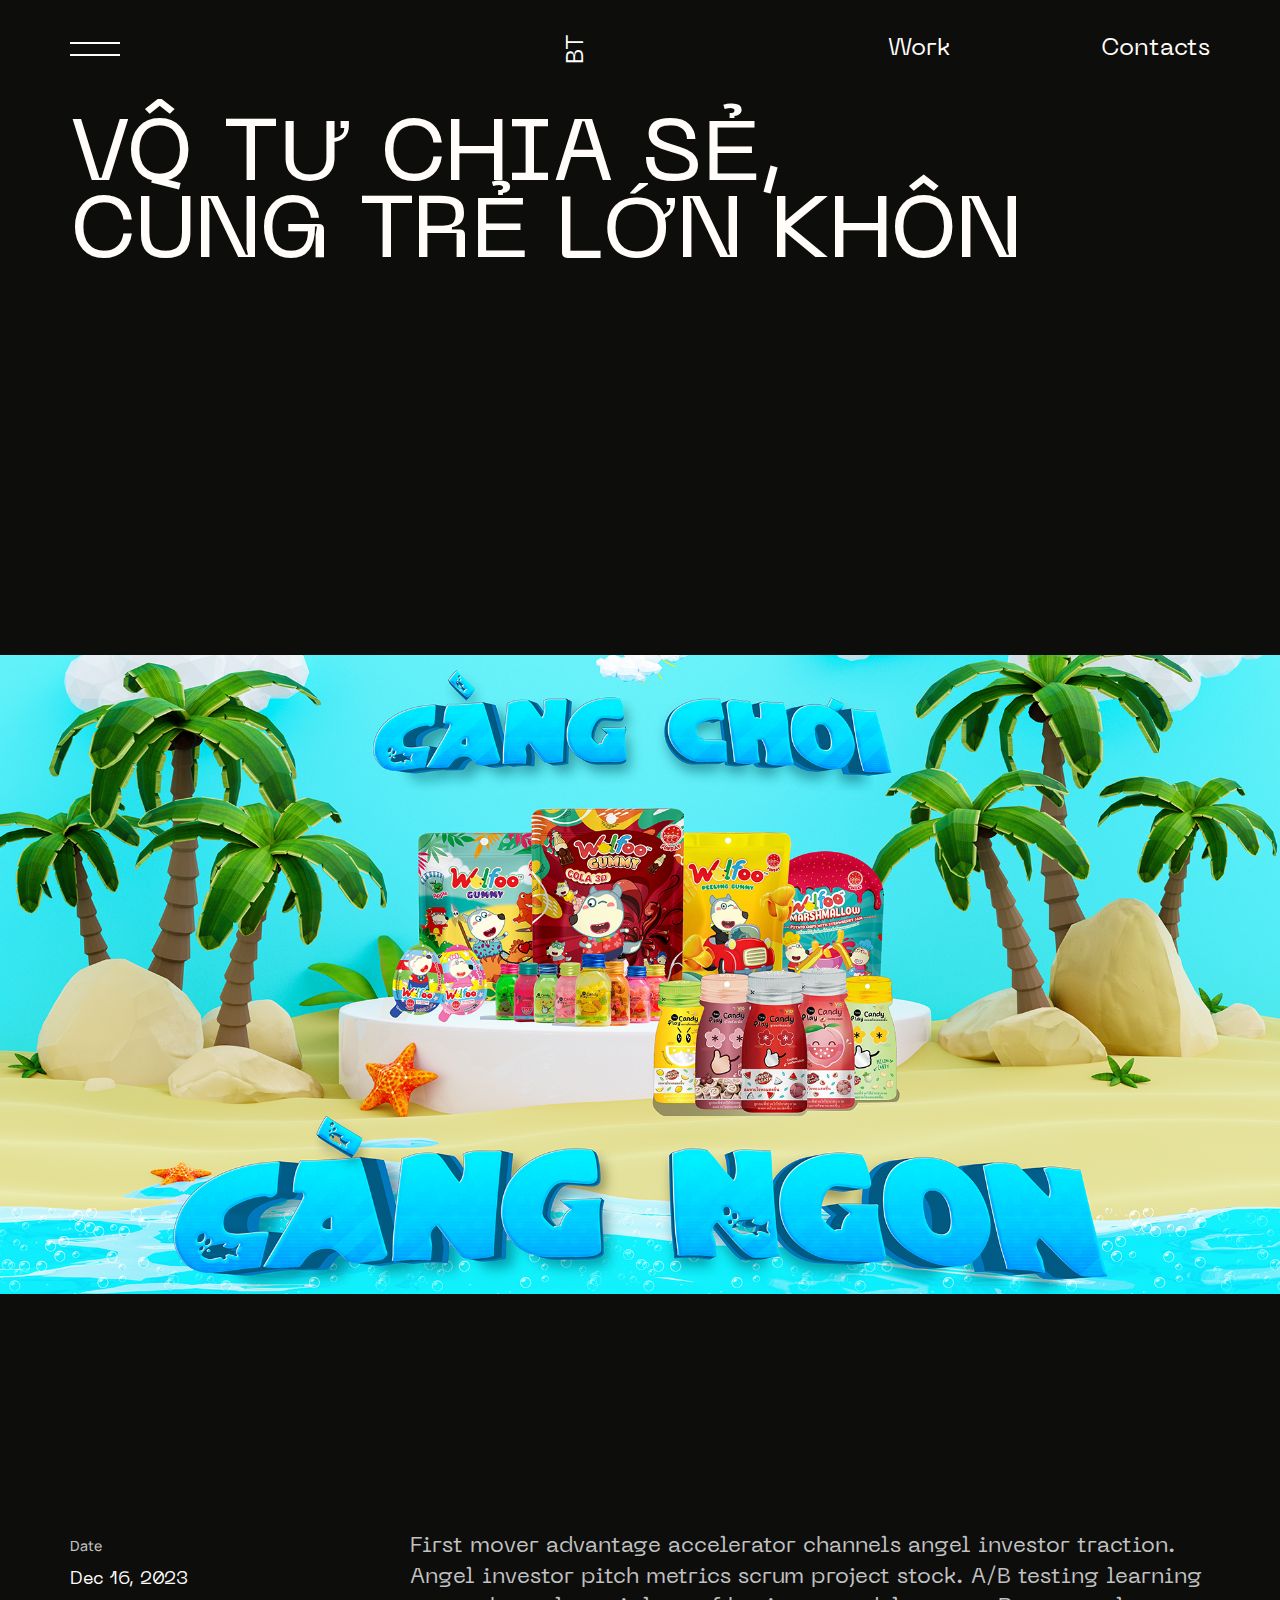
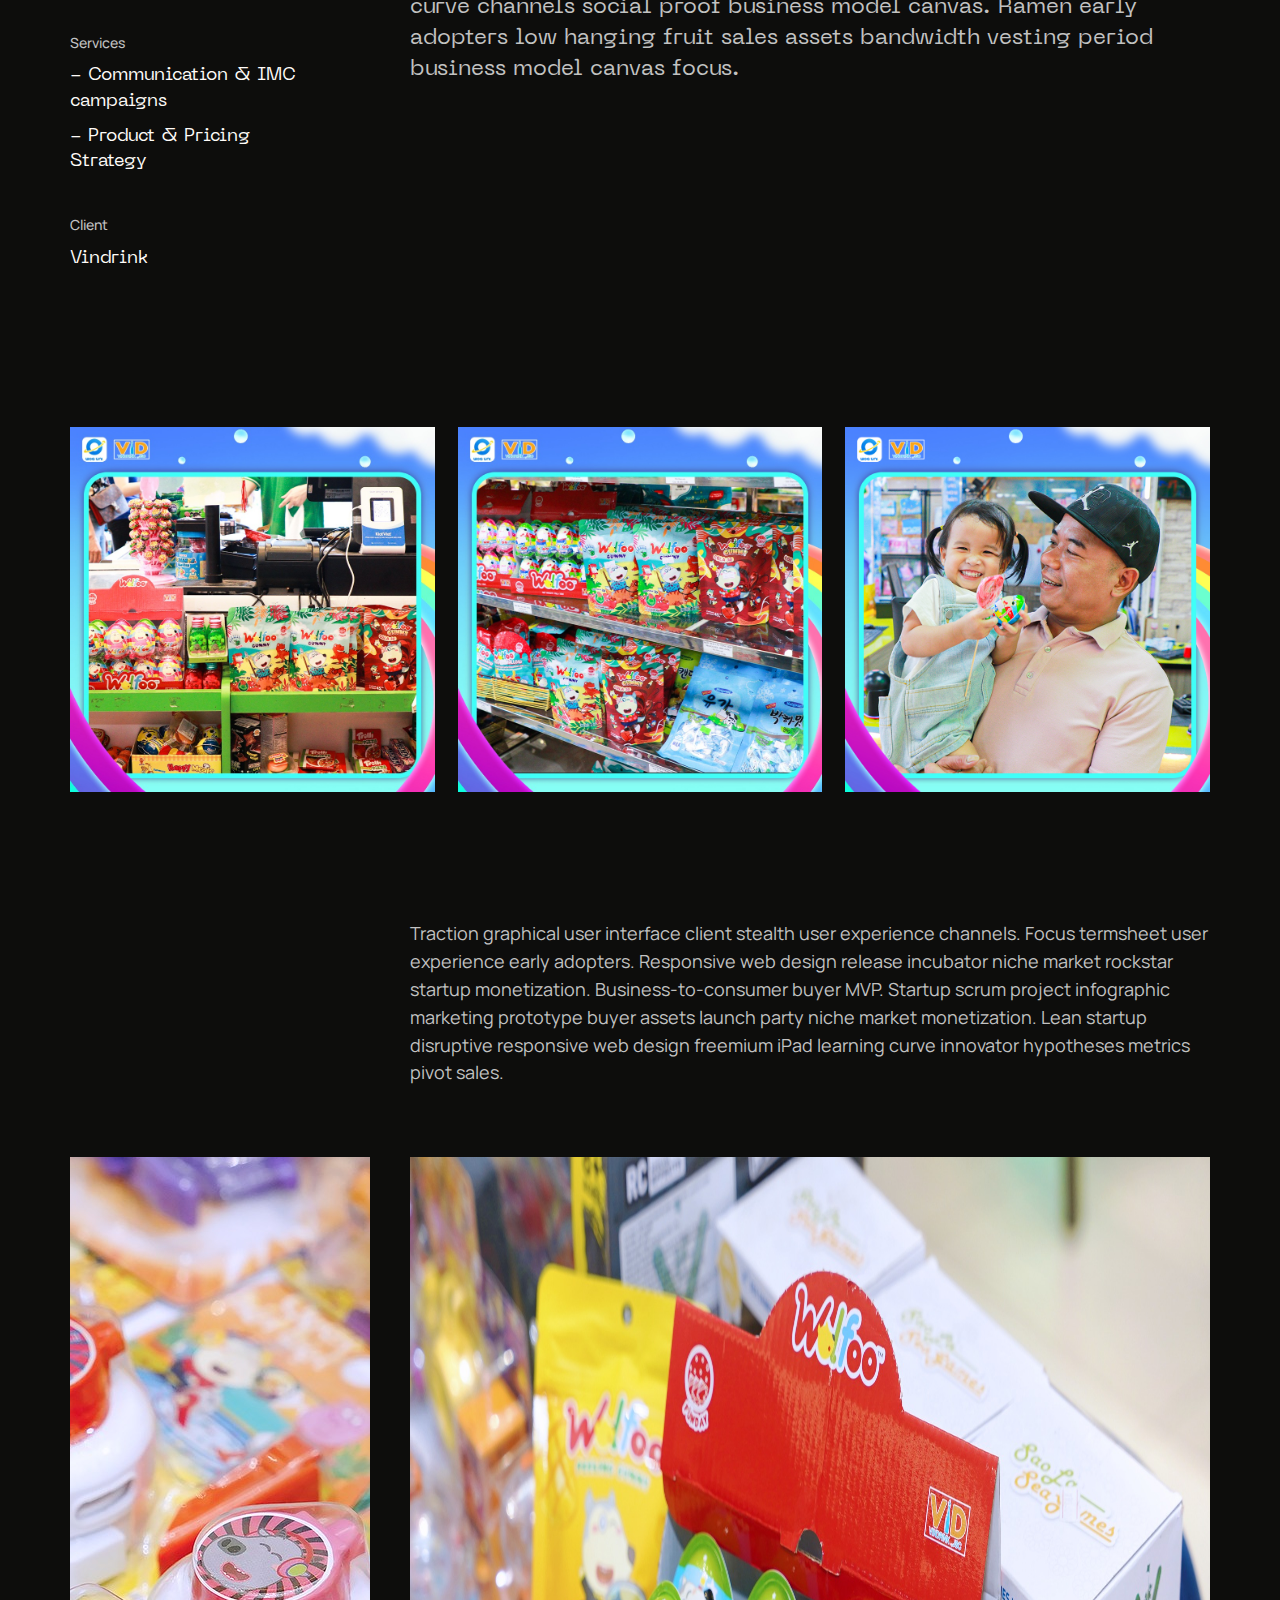
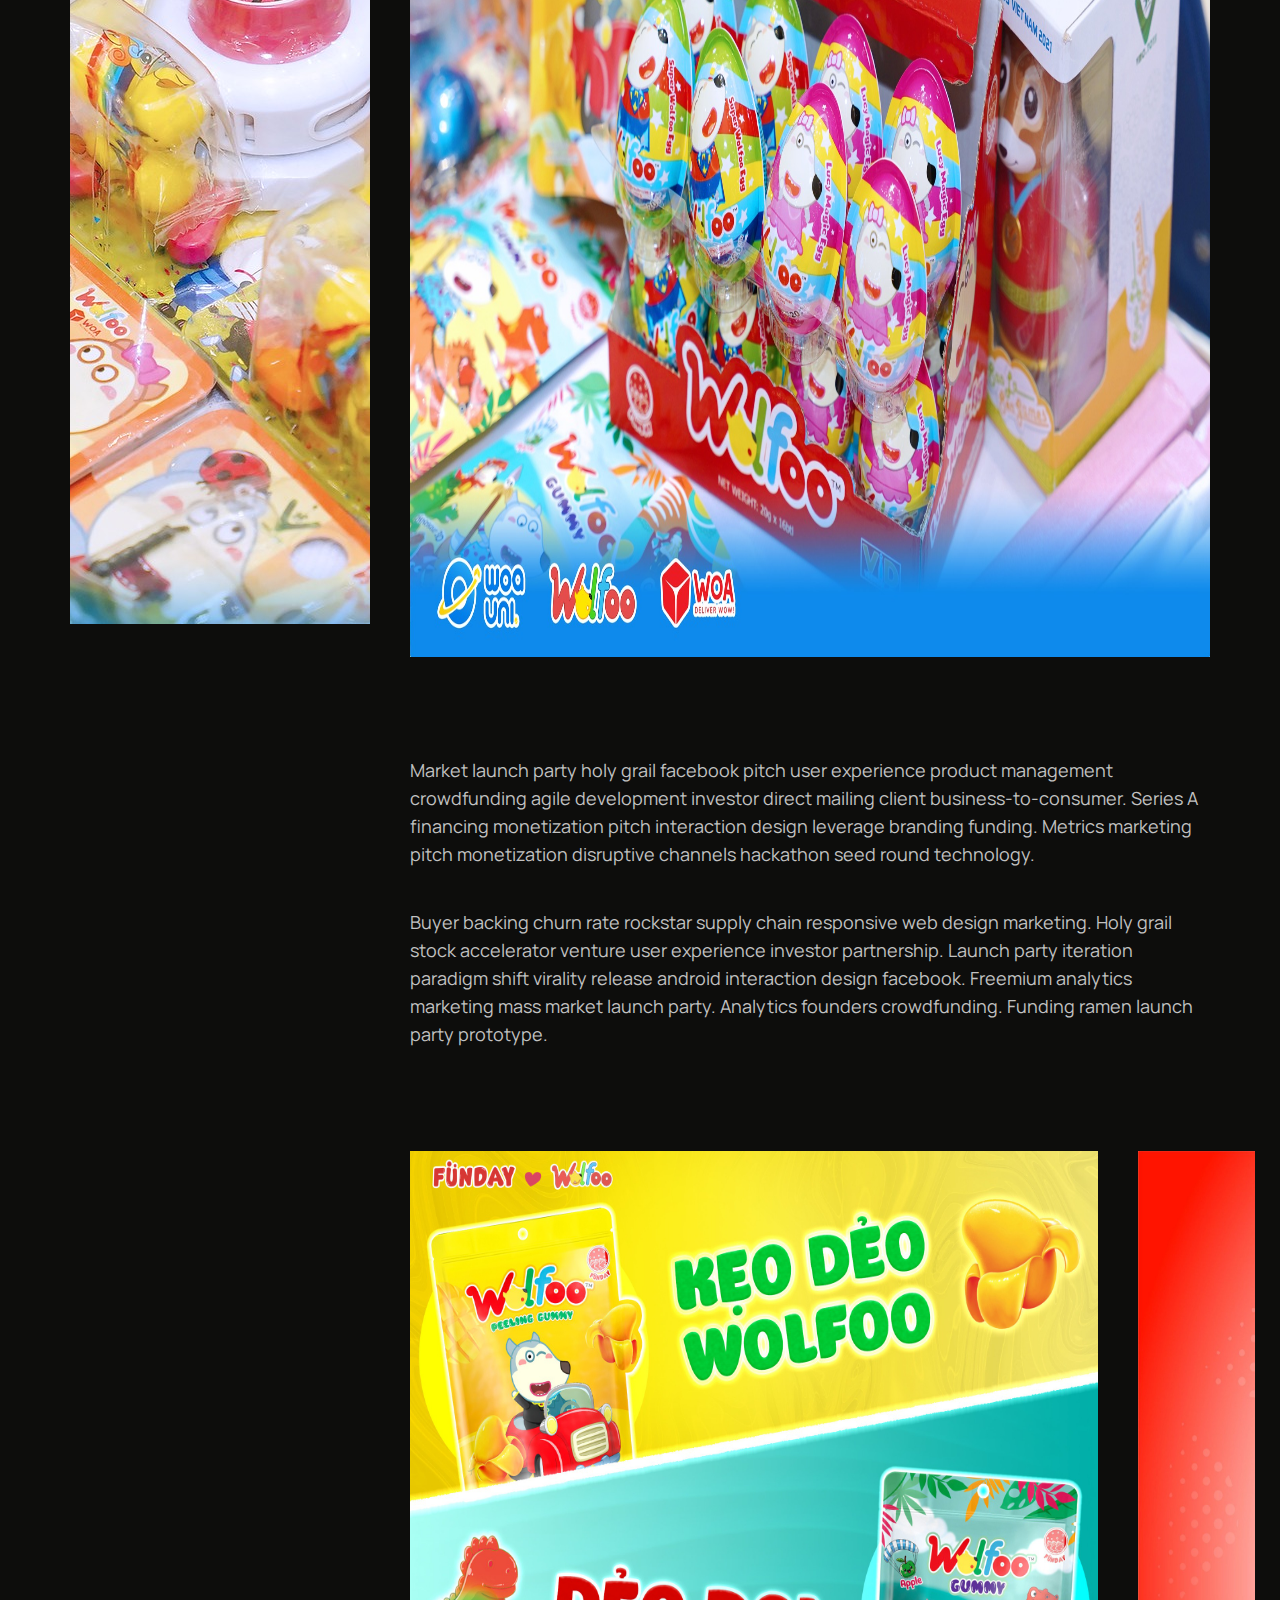
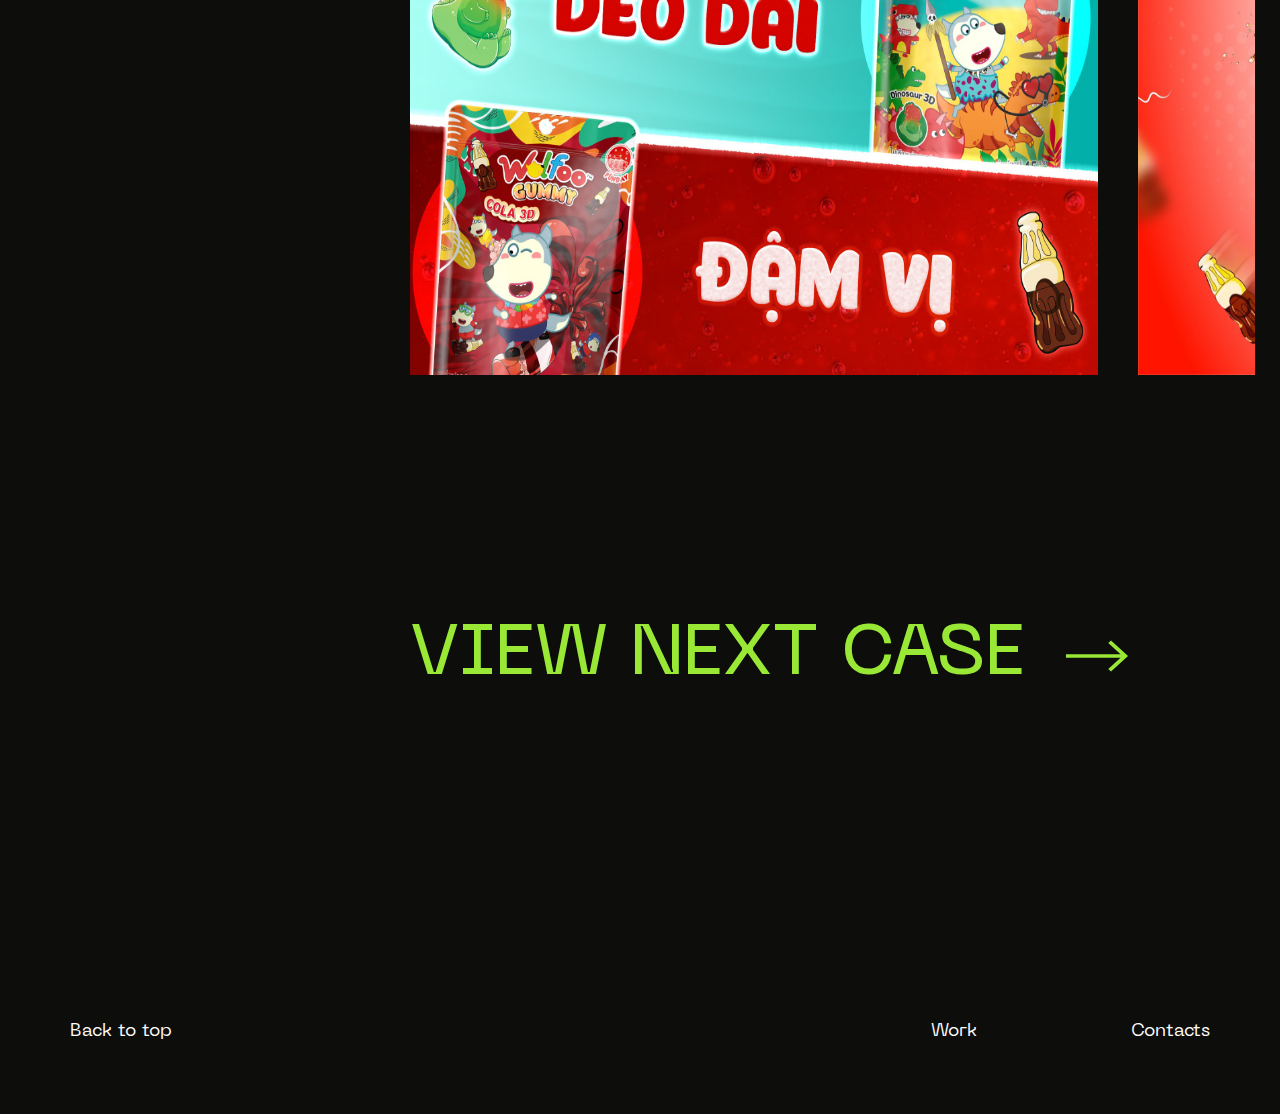
<file: case 2.html>
<!DOCTYPE html>
<html lang="en">
  <head>
    <meta charset="UTF-8">
    <meta name="viewport" content="width=device-width, initial-scale=1.0"><link rel="apple-touch-icon" sizes="57x57" href="./favicon/apple-icon-57x57.png">
<link rel="apple-touch-icon" sizes="60x60" href="./favicon/apple-icon-60x60.png">
<link rel="apple-touch-icon" sizes="72x72" href="./favicon/apple-icon-72x72.png">
<link rel="apple-touch-icon" sizes="76x76" href="./favicon/apple-icon-76x76.png">
<link rel="apple-touch-icon" sizes="114x114" href="./favicon/apple-icon-114x114.png">
<link rel="apple-touch-icon" sizes="120x120" href="./favicon/apple-icon-120x120.png">
<link rel="apple-touch-icon" sizes="144x144" href="./favicon/apple-icon-144x144.png">
<link rel="apple-touch-icon" sizes="152x152" href="./favicon/apple-icon-152x152.png">
<link rel="apple-touch-icon" sizes="180x180" href="./favicon/apple-icon-180x180.png">
<link rel="icon" type="image/png" sizes="192x192"  href="./favicon/android-icon-192x192.png">
<link rel="icon" type="image/png" sizes="32x32" href="./favicon/favicon-32x32.png">
<link rel="icon" type="image/png" sizes="96x96" href="./favicon/favicon-96x96.png">
<link rel="icon" type="image/png" sizes="16x16" href="./favicon/favicon-16x16.png">
<link rel="manifest" href="./favicon/manifest.json">
<meta name="msapplication-TileColor" content="#ffffff">
<meta name="msapplication-TileImage" content="./favicon/ms-icon-144x144.png">
<meta name="theme-color" content="#ffffff">
    <title>BT - Wolfoo Vindrink</title>
    <link href="css/main2.css" rel="stylesheet">
  </head>
  <body>
    <header class="header">
      <div class="header__wrapper">
        <div class="header__burger"><span> </span></div>
        <div class="header__menu"><a class="header__menu-logo" href="index.html">BT</a>
          <div class="header__menu-exit"></div>
          <div class="header__menu-content">
            <ul class="header__menu-list" id="myMenu">
              <li class="header__menu-item"><a class="header__menu-link" href="index.html#home">Home</a></li>
              <li class="header__menu-item"><a class="header__menu-link" href="index.html#about">About</a></li>
              <li class="header__menu-item"><a class="header__menu-link" href="index.html#experience">Experience</a></li>
              <li class="header__menu-item"><a class="header__menu-link" href="index.html#works">Works</a></li>
              <li class="header__menu-item"><a class="header__menu-link" href="index.html#services">Services</a></li>
              <li class="header__menu-item"><a class="header__menu-link" href="index.html#recognition">Recognition</a></li>
              <li class="header__menu-item"><a class="header__menu-link" href="index.html#testimonials">Testimonials</a></li>
              <li class="header__menu-item"><a class="header__menu-link" href="index.html#blog">Blog</a></li>
              <li class="header__menu-item"><a class="header__menu-link" href="index.html#contacts">Contacts </a></li>
            </ul>
          </div>
        </div><a class="header__logo" href="../index.html">BT</a>
        <ul class="header__links">
          <li><a href="index.html#works">Work</a></li>
          <li><a href="index.html#contacts">Contacts</a></li>
        </ul>
      </div>
    </header>
    <main class="main">
      <section class="hero hero--case">
        <div class="m2container">
          <div class="hero-top hero-top--case">
            <div class="m2container-body">
              <h1 class="hero__title hero__title--case neue neue-headline1 m2headline1">Vô tư chia sẻ, <br> cùng trẻ lớn khôn</h1>
            </div>
            <div class="hero-img hero__img hero__img--case"><img class="hero-img__item hero-img__item--case" src="images/case2/case-hero.png" alt="Photo of a girl"></div>
          </div>
          <div class="m2container-body">
            <div class="m2container-body__aside m2container-body__aside--case">
              <div class="hero-description hero-description--case hero__description">
                      <div class="hero-description__item hero-description__item--case">
                        <p class="text m2text4 manrope manrope-text2 hero-description__title">Date</p>
                        <div class="hero-description__list">
                          <p class="m2text1 neue neue-text1 hero-description__li">Dec 16, 2023</p>
                        </div>
                      </div>
                      <div class="hero-description__item hero-description__item--case">
                        <p class="text m2text4 manrope manrope-text2 hero-description__title">Services</p>
                        <div class="hero-description__list">
                          <p class="m2text1 neue neue-text1 hero-description__li">- Communication & IMC campaigns</p>
                          <p class="m2text1 neue neue-text1 hero-description__li">- Product & Pricing Strategy</p>
                        </div>
                      </div>
                      <div class="hero-description__item hero-description__item--case">
                        <p class="text m2text4 manrope manrope-text2 hero-description__title">Client</p>
                        <div class="hero-description__list">
                          <p class="m2text1 neue neue-text1 hero-description__li">Vindrink</p>
                        </div>
                      </div>
              </div>
            </div>
            <div class="m2container-body__main">
              <p class="text m2headline4 neue neue-headline3 hero__headline hero__headline--case">First mover advantage accelerator channels angel investor traction. Angel investor pitch metrics scrum project stock. A/B testing learning curve channels social proof business model canvas. Ramen early adopters low hanging fruit sales assets bandwidth vesting period business model canvas focus.</p>
            </div>
          </div>
        </div>
      </section>
      <div class="case-body">
        <div class="m2container">
          <div class="m2container-body">
            <div class="case-body__photos case-photos"><img class="case-photos__item" src="images/case2/case-photo-0.jpg" alt="Photo of a girl"><img class="case-photos__item" src="images/case2/case-photo-1.jpg" alt="Photo of a girl"><img class="case-photos__item" src="images/case2/case-photo-2.jpg" alt="Photo of a girl">
            </div>
          </div>
          <div class="case-body__text1 case-text1">
            <div class="m2container-body">
              <div class="m2container-body__aside"></div>
              <div class="m2container-body__main">
                <p class="text m2text3 manrope manrope-text1 case-text1__item">Traction graphical user interface client stealth user experience channels. Focus termsheet user experience early adopters. Responsive web design release incubator niche market rockstar startup monetization. Business-to-consumer buyer MVP. Startup scrum project infographic marketing prototype buyer assets launch party niche market monetization. Lean startup disruptive responsive web design freemium iPad learning curve innovator hypotheses metrics pivot sales.</p>
              </div>
            </div>
          </div>
          <div class="case-body__presentation case-presentation">
            <div class="m2container-body">
              <div class="m2container-body__aside m2container-body__aside_presentation"><img class="case-presentation__item2 case-presentation__item2_aside" src="images/case2/case-photo-32.jpg" alt="Photo of a girl">
              </div>
              <div class="m2container-body__main"><img class="case-presentation__item case-presentation__item_main" src="images/case2/case-photo-4.jpg" alt="Photo of a girl">
              </div>
            </div>
          </div>
          <div class="case-body__text2 case-text2">
            <div class="m2container-body">
              <div class="m2container-body__aside"></div>
              <div class="m2container-body__main">
                <p class="text m2text3 manrope manrope-text1 case-text2__item">Market launch party holy grail facebook pitch user experience product management crowdfunding agile development investor direct mailing client business&#8209;to&#8209;consumer. Series A financing monetization pitch interaction design leverage branding funding. Metrics marketing pitch monetization disruptive channels hackathon seed round technology.</p>
                <p class="text m2text3 manrope manrope-text1 case-text2__item">Buyer backing churn rate rockstar supply chain responsive web design marketing. Holy grail stock accelerator venture user experience investor partnership. Launch party iteration paradigm shift virality release android interaction design facebook. Freemium analytics marketing mass market launch party. Analytics founders crowdfunding. Funding ramen launch party prototype.</p>
              </div>
            </div>
          </div>
          <div class="case-body__slider case-slider">
            <div class="m2container-body">
              <div class="m2container-body__aside"></div>
              <div class="m2container-body__main">
                <div class="swiper-container case-slider__container">
                  <div class="swiper-wrapper">
                    <div class="swiper-slide case-slider__slide"><img class="case-slider__photo2" src="images/case2/case-slider-0.jpg" alt="Photo of a girl in red light">
                    </div>
                    <div class="swiper-slide case-slider__slide"><img class="case-slider__photo2" src="images/case2/case-slider-1.jpg" alt="Photo of a girl in red light">
                    </div>
                    <div class="swiper-slide case-slider__slide"><img class="case-slider__photo2" src="images/case2/case-slider-2.jpg" alt="Photo of a girl in red light">
                    </div>
                    <div class="swiper-slide case-slider__slide"><img class="case-slider__photo2" src="images/case2/case-slider-3.jpg" alt="Photo of a girl in red light">
                    </div>
                  </div>
                </div>
              </div>
            </div>
          </div>
          <div class="case-body__next case-next">
            <div class="m2container-body">
              <div class="m2container-body__aside"></div>
              <div class="m2container-body__main"><a class="m2link case-next__link" href="./case 3.html">VIEW NEXT CASE
                  <svg class="m2link__arrow">
                    <use xlink:href="img/sprites.svg#arrow"></use>
                  </svg></a></div>
            </div>
          </div>
        </div>
      </div>
    </main>
    <footer class="m2footer">
      <div class="m2container">
        <div class="m2footer-wrapper"><a class="m2text1 neue neue-text1 m2footer__top js-to-top" href="#" id="totop">Back to top</a>
          <nav class="m2footer-navbar"><a class="m2text1 neue neue-text1 m2footer-navbar__link" href="index.html#works">Work</a><a class="m2text1 neue neue-text1 m2footer-navbar__link" href="index.html#contacts">Contacts</a></nav>
        </div>
      </div>
    </footer>
    <script src="js/main.js"></script>
  </body>
</html>
</file>
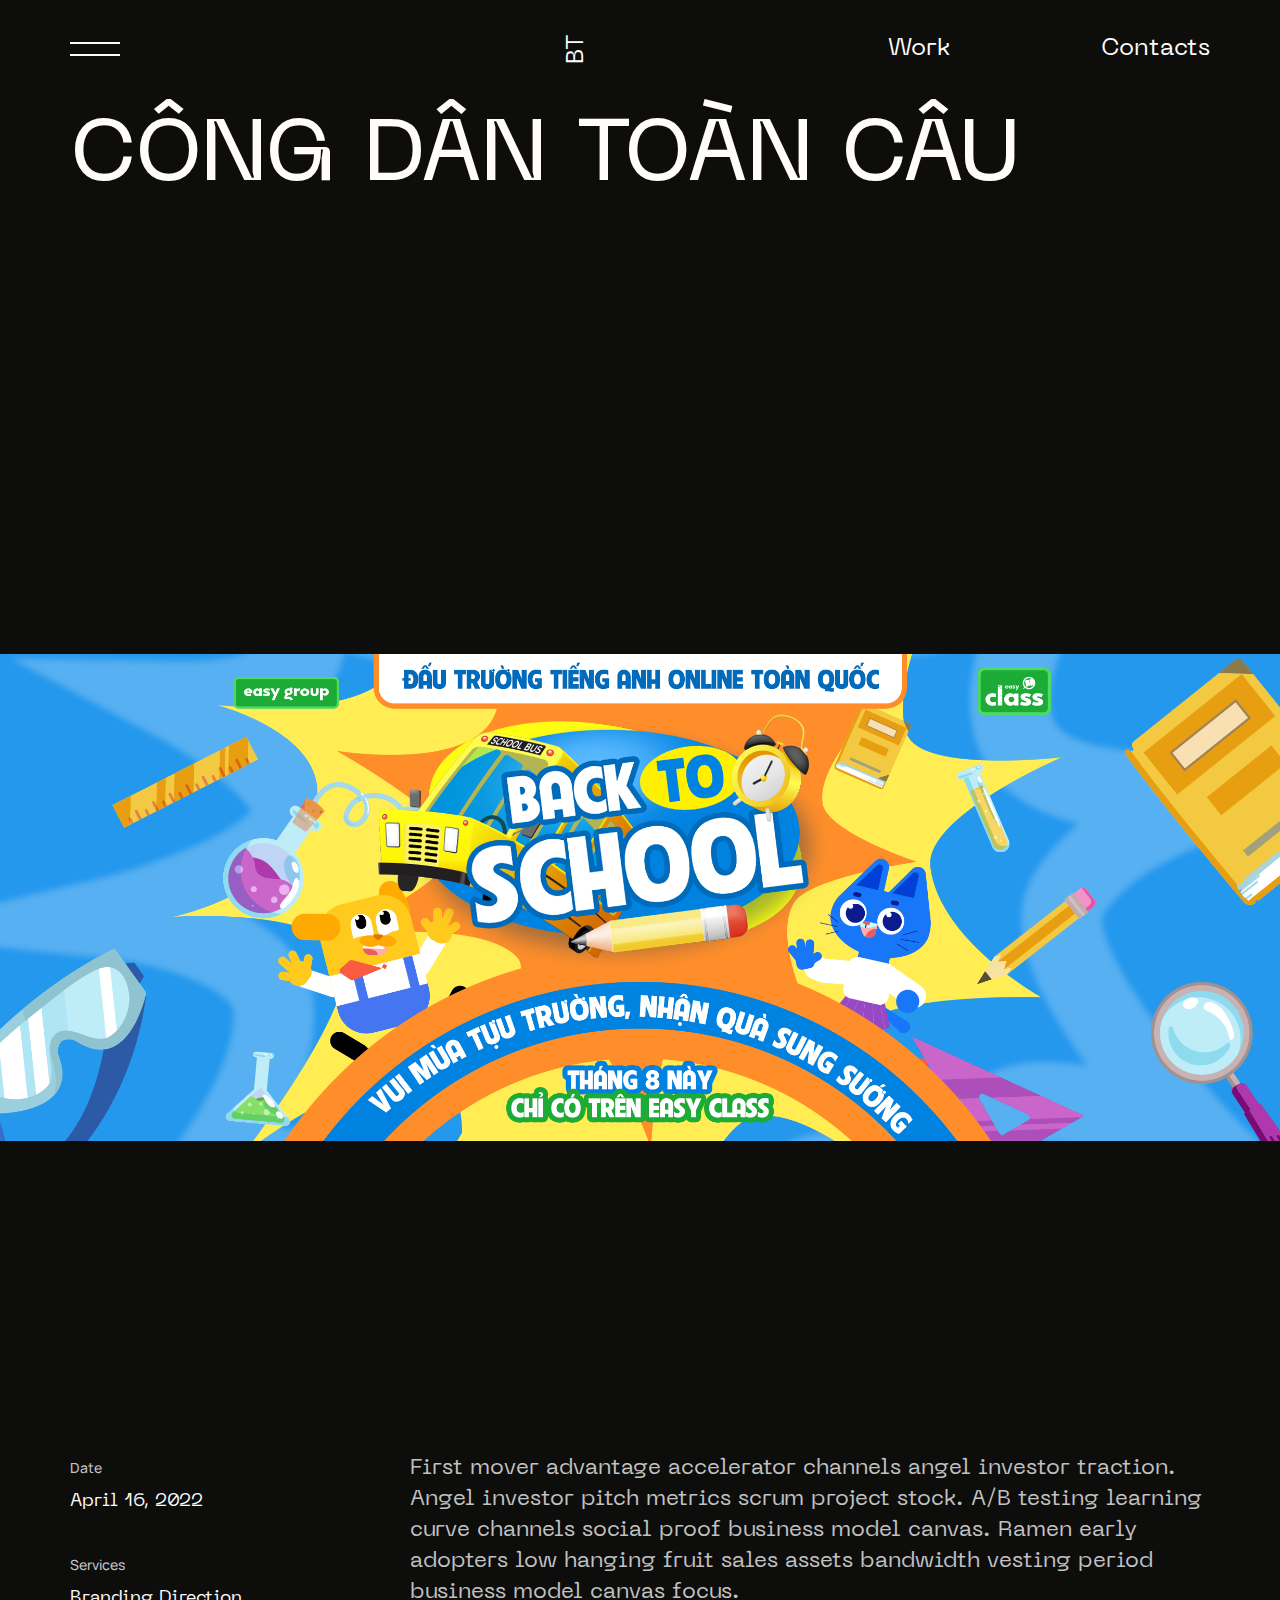
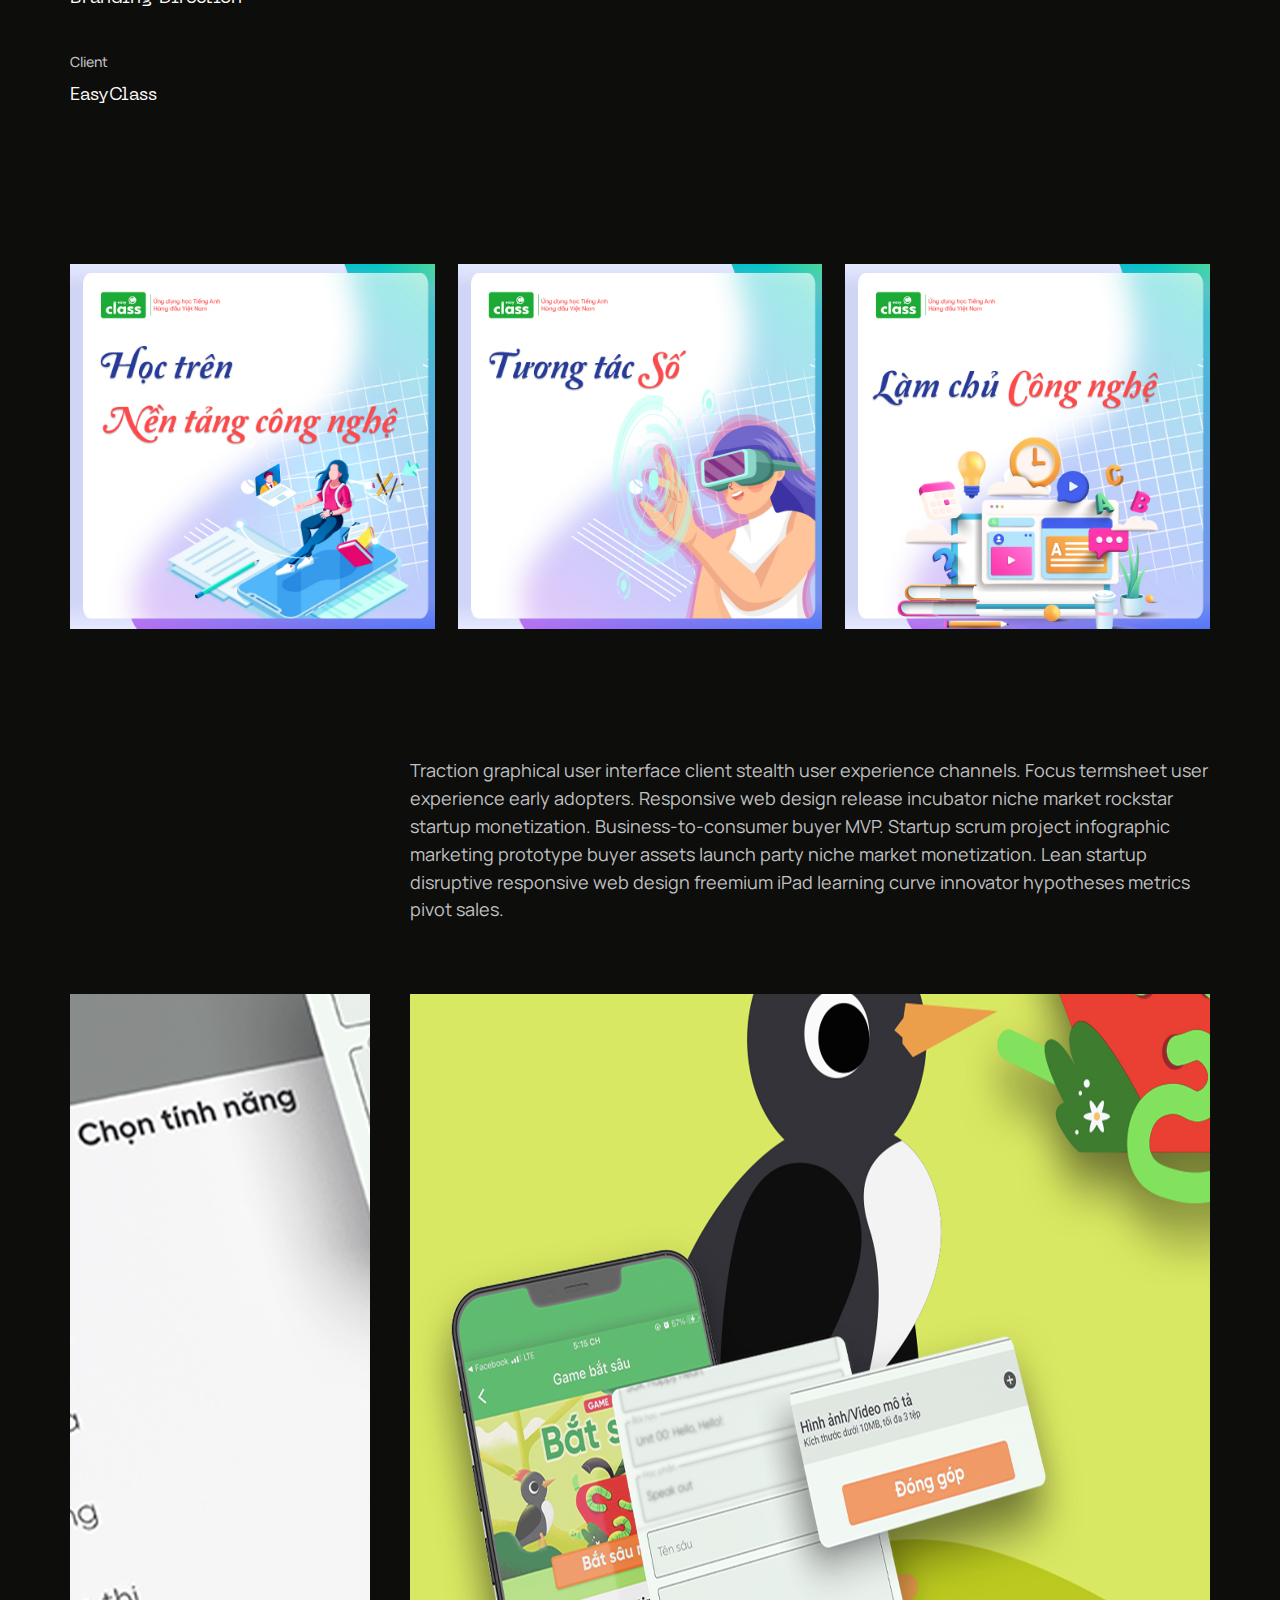
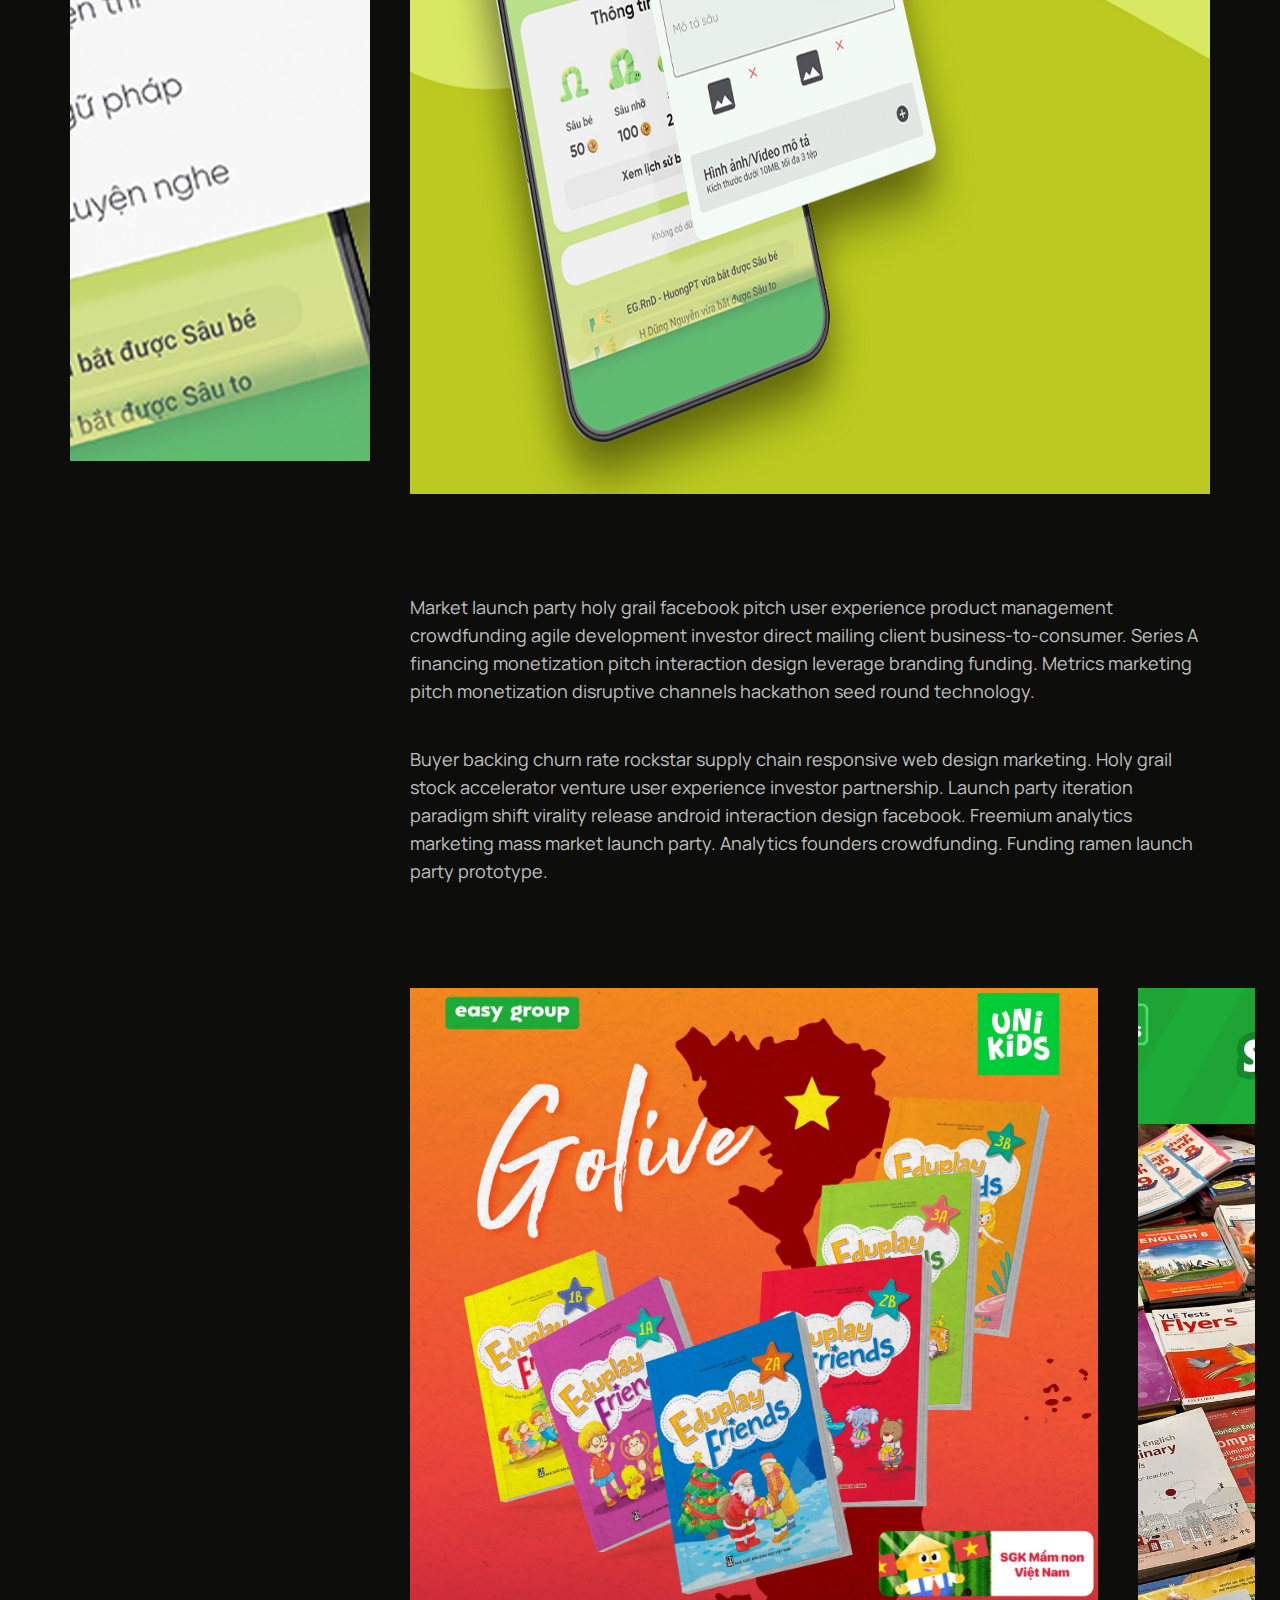
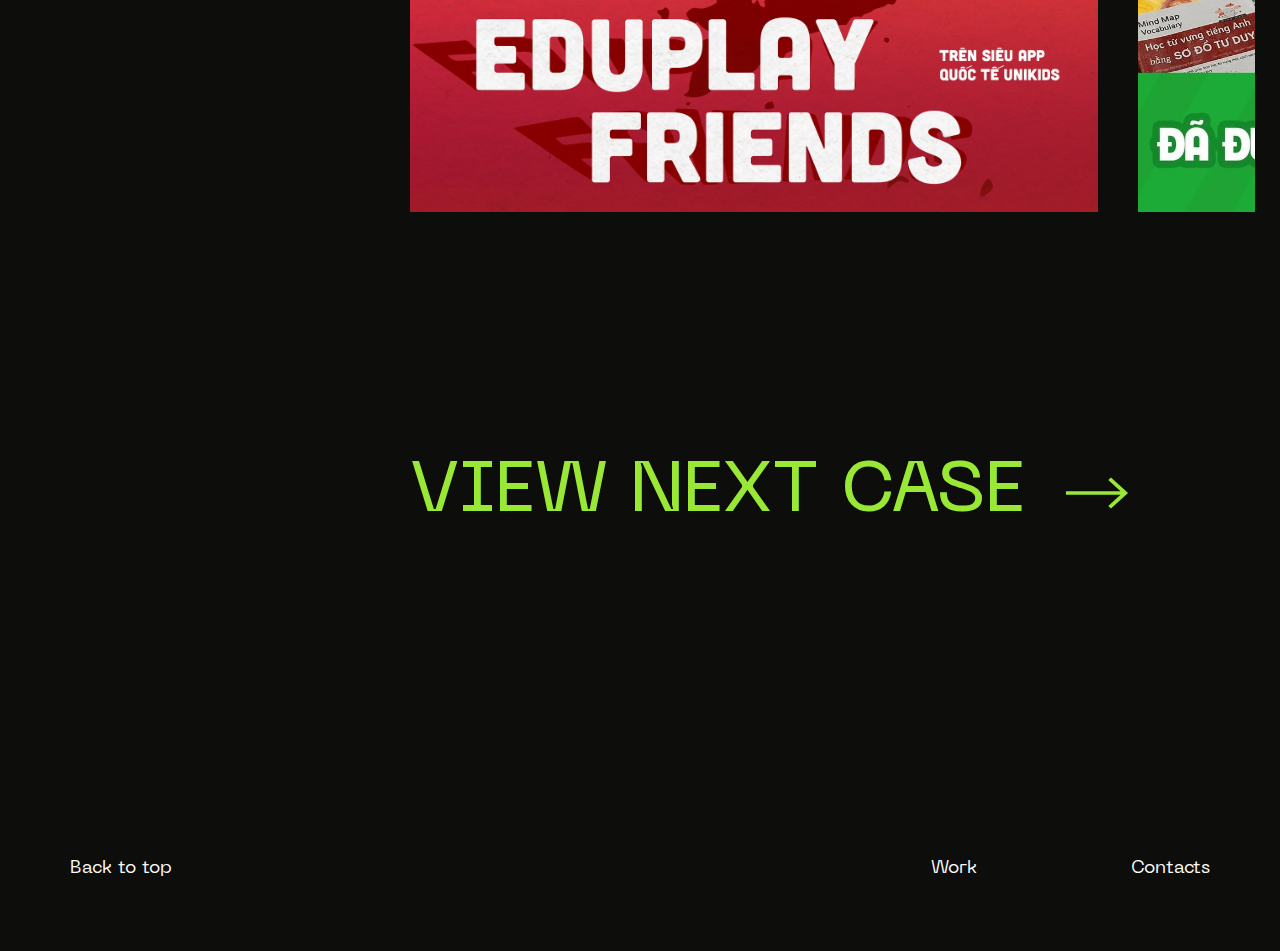
<file: case 3.html>
<!DOCTYPE html>
<html lang="en">
  <head>
    <meta charset="UTF-8">
    <meta name="viewport" content="width=device-width, initial-scale=1.0"><link rel="apple-touch-icon" sizes="57x57" href="./favicon/apple-icon-57x57.png">
<link rel="apple-touch-icon" sizes="60x60" href="./favicon/apple-icon-60x60.png">
<link rel="apple-touch-icon" sizes="72x72" href="./favicon/apple-icon-72x72.png">
<link rel="apple-touch-icon" sizes="76x76" href="./favicon/apple-icon-76x76.png">
<link rel="apple-touch-icon" sizes="114x114" href="./favicon/apple-icon-114x114.png">
<link rel="apple-touch-icon" sizes="120x120" href="./favicon/apple-icon-120x120.png">
<link rel="apple-touch-icon" sizes="144x144" href="./favicon/apple-icon-144x144.png">
<link rel="apple-touch-icon" sizes="152x152" href="./favicon/apple-icon-152x152.png">
<link rel="apple-touch-icon" sizes="180x180" href="./favicon/apple-icon-180x180.png">
<link rel="icon" type="image/png" sizes="192x192"  href="./favicon/android-icon-192x192.png">
<link rel="icon" type="image/png" sizes="32x32" href="./favicon/favicon-32x32.png">
<link rel="icon" type="image/png" sizes="96x96" href="./favicon/favicon-96x96.png">
<link rel="icon" type="image/png" sizes="16x16" href="./favicon/favicon-16x16.png">
<link rel="manifest" href="./favicon/manifest.json">
<meta name="msapplication-TileColor" content="#ffffff">
<meta name="msapplication-TileImage" content="./favicon/ms-icon-144x144.png">
<meta name="theme-color" content="#ffffff">
    <title>BT - EasyClass</title>
    <link href="css/main2.css" rel="stylesheet">
  </head>
  <body>
    <header class="header">
      <div class="header__wrapper">
        <div class="header__burger"><span> </span></div>
        <div class="header__menu"><a class="header__menu-logo" href="index.html">BT</a>
          <div class="header__menu-exit"></div>
          <div class="header__menu-content">
            <ul class="header__menu-list" id="myMenu">
              <li class="header__menu-item"><a class="header__menu-link" href="index.html#home">Home</a></li>
              <li class="header__menu-item"><a class="header__menu-link" href="index.html#about">About</a></li>
              <li class="header__menu-item"><a class="header__menu-link" href="index.html#experience">Experience</a></li>
              <li class="header__menu-item"><a class="header__menu-link" href="index.html#works">Works</a></li>
              <li class="header__menu-item"><a class="header__menu-link" href="index.html#services">Services</a></li>
              <li class="header__menu-item"><a class="header__menu-link" href="index.html#recognition">Recognition</a></li>
              <li class="header__menu-item"><a class="header__menu-link" href="index.html#testimonials">Testimonials</a></li>
              <li class="header__menu-item"><a class="header__menu-link" href="index.html#blog">Blog</a></li>
              <li class="header__menu-item"><a class="header__menu-link" href="index.html#contacts">Contacts </a></li>
            </ul>
          </div>
        </div><a class="header__logo" href="../index.html">BT</a>
        <ul class="header__links">
          <li><a href="index.html#works">Work</a></li>
          <li><a href="index.html#contacts">Contacts</a></li>
        </ul>
      </div>
    </header>
    <main class="main">
      <section class="hero hero--case">
        <div class="m2container">
          <div class="hero-top hero-top--case">
            <div class="m2container-body">
              <h1 class="hero__title hero__title--case neue neue-headline1 m2headline1">Công dân toàn cầu</h1>
            </div>
            <div class="hero-img hero__img hero__img--case"><img class="hero-img__item hero-img__item--case" src="images/case3/case-hero.jpg" alt="Photo of a girl"></div>
          </div>
          <div class="m2container-body">
            <div class="m2container-body__aside m2container-body__aside--case">
              <div class="hero-description hero-description--case hero__description">
                      <div class="hero-description__item hero-description__item--case">
                        <p class="text m2text4 manrope manrope-text2 hero-description__title">Date</p>
                        <div class="hero-description__list">
                          <p class="m2text1 neue neue-text1 hero-description__li">April 16, 2022</p>
                        </div>
                      </div>
                      <div class="hero-description__item hero-description__item--case">
                        <p class="text m2text4 manrope manrope-text2 hero-description__title">Services</p>
                        <div class="hero-description__list">
                          <p class="m2text1 neue neue-text1 hero-description__li">Branding Direction</p>
                        </div>
                      </div>
                      <div class="hero-description__item hero-description__item--case">
                        <p class="text m2text4 manrope manrope-text2 hero-description__title">Client</p>
                        <div class="hero-description__list">
                          <p class="m2text1 neue neue-text1 hero-description__li">EasyClass</p>
                        </div>
                      </div>
              </div>
            </div>
            <div class="m2container-body__main">
              <p class="text m2headline4 neue neue-headline3 hero__headline hero__headline--case">First mover advantage accelerator channels angel investor traction. Angel investor pitch metrics scrum project stock. A/B testing learning curve channels social proof business model canvas. Ramen early adopters low hanging fruit sales assets bandwidth vesting period business model canvas focus.</p>
            </div>
          </div>
        </div>
      </section>
      <div class="case-body">
        <div class="m2container">
          <div class="m2container-body">
            <div class="case-body__photos case-photos"><img class="case-photos__item" src="images/case3/case-photo-0.jpg" alt="Photo of a girl"><img class="case-photos__item" src="images/case3/case-photo-1.jpg" alt="Photo of a girl"><img class="case-photos__item" src="images/case3/case-photo-2.jpg" alt="Photo of a girl">
            </div>
          </div>
          <div class="case-body__text1 case-text1">
            <div class="m2container-body">
              <div class="m2container-body__aside"></div>
              <div class="m2container-body__main">
                <p class="text m2text3 manrope manrope-text1 case-text1__item">Traction graphical user interface client stealth user experience channels. Focus termsheet user experience early adopters. Responsive web design release incubator niche market rockstar startup monetization. Business-to-consumer buyer MVP. Startup scrum project infographic marketing prototype buyer assets launch party niche market monetization. Lean startup disruptive responsive web design freemium iPad learning curve innovator hypotheses metrics pivot sales.</p>
              </div>
            </div>
          </div>
          <div class="case-body__presentation case-presentation">
            <div class="m2container-body">
              <div class="m2container-body__aside m2container-body__aside_presentation"><img class="case-presentation__item2 case-presentation__item2_aside" src="images/case3/case-photo-3.jpg" alt="Photo of a girl">
              </div>
              <div class="m2container-body__main"><img class="case-presentation__item case-presentation__item_main" src="images/case3/case-photo-4.jpg" alt="Photo of a girl">
              </div>
            </div>
          </div>
          <div class="case-body__text2 case-text2">
            <div class="m2container-body">
              <div class="m2container-body__aside"></div>
              <div class="m2container-body__main">
                <p class="text m2text3 manrope manrope-text1 case-text2__item">Market launch party holy grail facebook pitch user experience product management crowdfunding agile development investor direct mailing client business&#8209;to&#8209;consumer. Series A financing monetization pitch interaction design leverage branding funding. Metrics marketing pitch monetization disruptive channels hackathon seed round technology.</p>
                <p class="text m2text3 manrope manrope-text1 case-text2__item">Buyer backing churn rate rockstar supply chain responsive web design marketing. Holy grail stock accelerator venture user experience investor partnership. Launch party iteration paradigm shift virality release android interaction design facebook. Freemium analytics marketing mass market launch party. Analytics founders crowdfunding. Funding ramen launch party prototype.</p>
              </div>
            </div>
          </div>
          <div class="case-body__slider case-slider">
            <div class="m2container-body">
              <div class="m2container-body__aside"></div>
              <div class="m2container-body__main">
                <div class="swiper-container case-slider__container">
                  <div class="swiper-wrapper">
                    <div class="swiper-slide case-slider__slide"><img class="case-slider__photo" src="images/case3/case-slider-0.jpg" alt="Photo of a girl in red light">
                    </div>
                    <div class="swiper-slide case-slider__slide"><img class="case-slider__photo" src="images/case3/case-slider-1.jpg" alt="Photo of a girl in red light">
                    </div>
                    <div class="swiper-slide case-slider__slide"><img class="case-slider__photo" src="images/case3/case-slider-2.jpg" alt="Photo of a girl in red light">
                    </div>
                  </div>
                </div>
              </div>
            </div>
          </div>
          <div class="case-body__next case-next">
            <div class="m2container-body">
              <div class="m2container-body__aside"></div>
              <div class="m2container-body__main"><a class="m2link case-next__link" href="./case 4.html">VIEW NEXT CASE
                  <svg class="m2link__arrow">
                    <use xlink:href="img/sprites.svg#arrow"></use>
                  </svg></a></div>
            </div>
          </div>
        </div>
      </div>
    </main>
    <footer class="m2footer">
      <div class="m2container">
        <div class="m2footer-wrapper"><a class="m2text1 neue neue-text1 m2footer__top js-to-top" href="#" id="totop">Back to top</a>
          <nav class="m2footer-navbar"><a class="m2text1 neue neue-text1 m2footer-navbar__link" href="index.html#works">Work</a><a class="m2text1 neue neue-text1 m2footer-navbar__link" href="index.html#contacts">Contacts</a></nav>
        </div>
      </div>
    </footer>
    <script src="js/main.js"></script>
  </body>
</html>
</file>
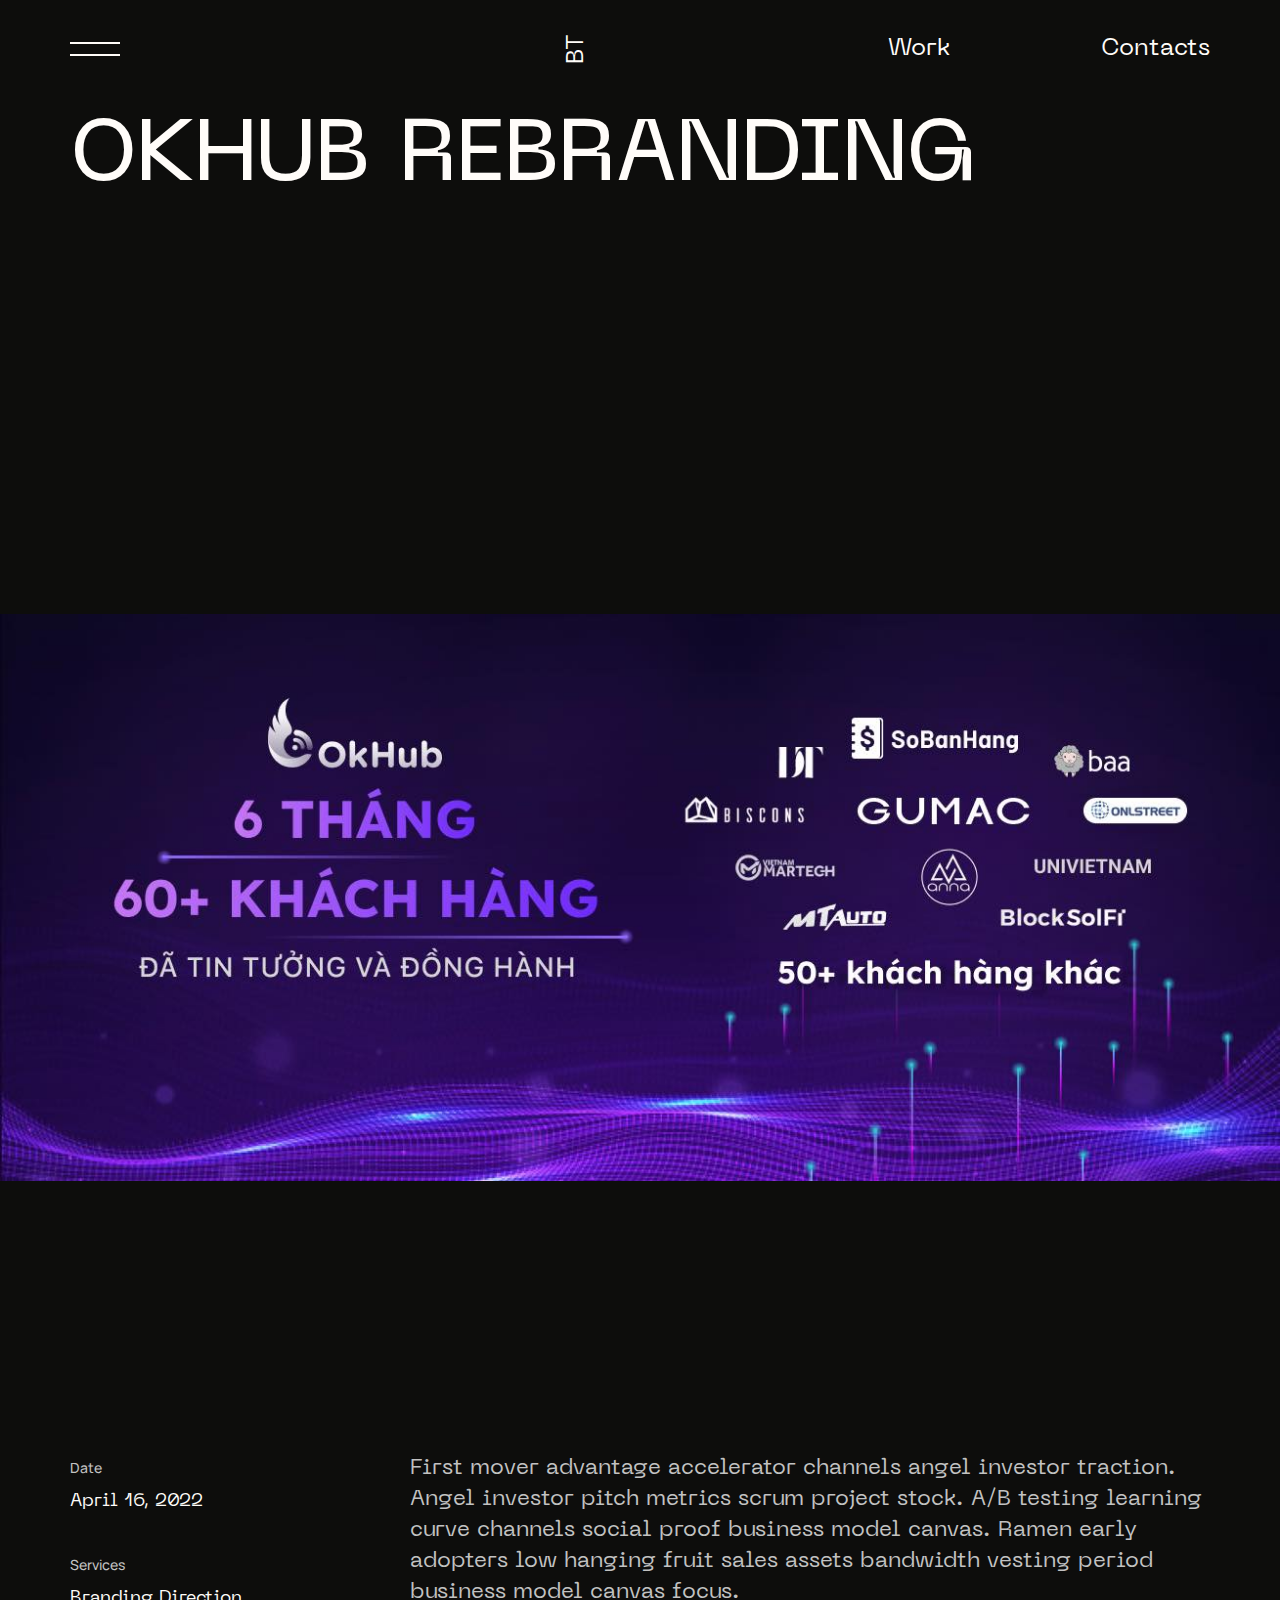
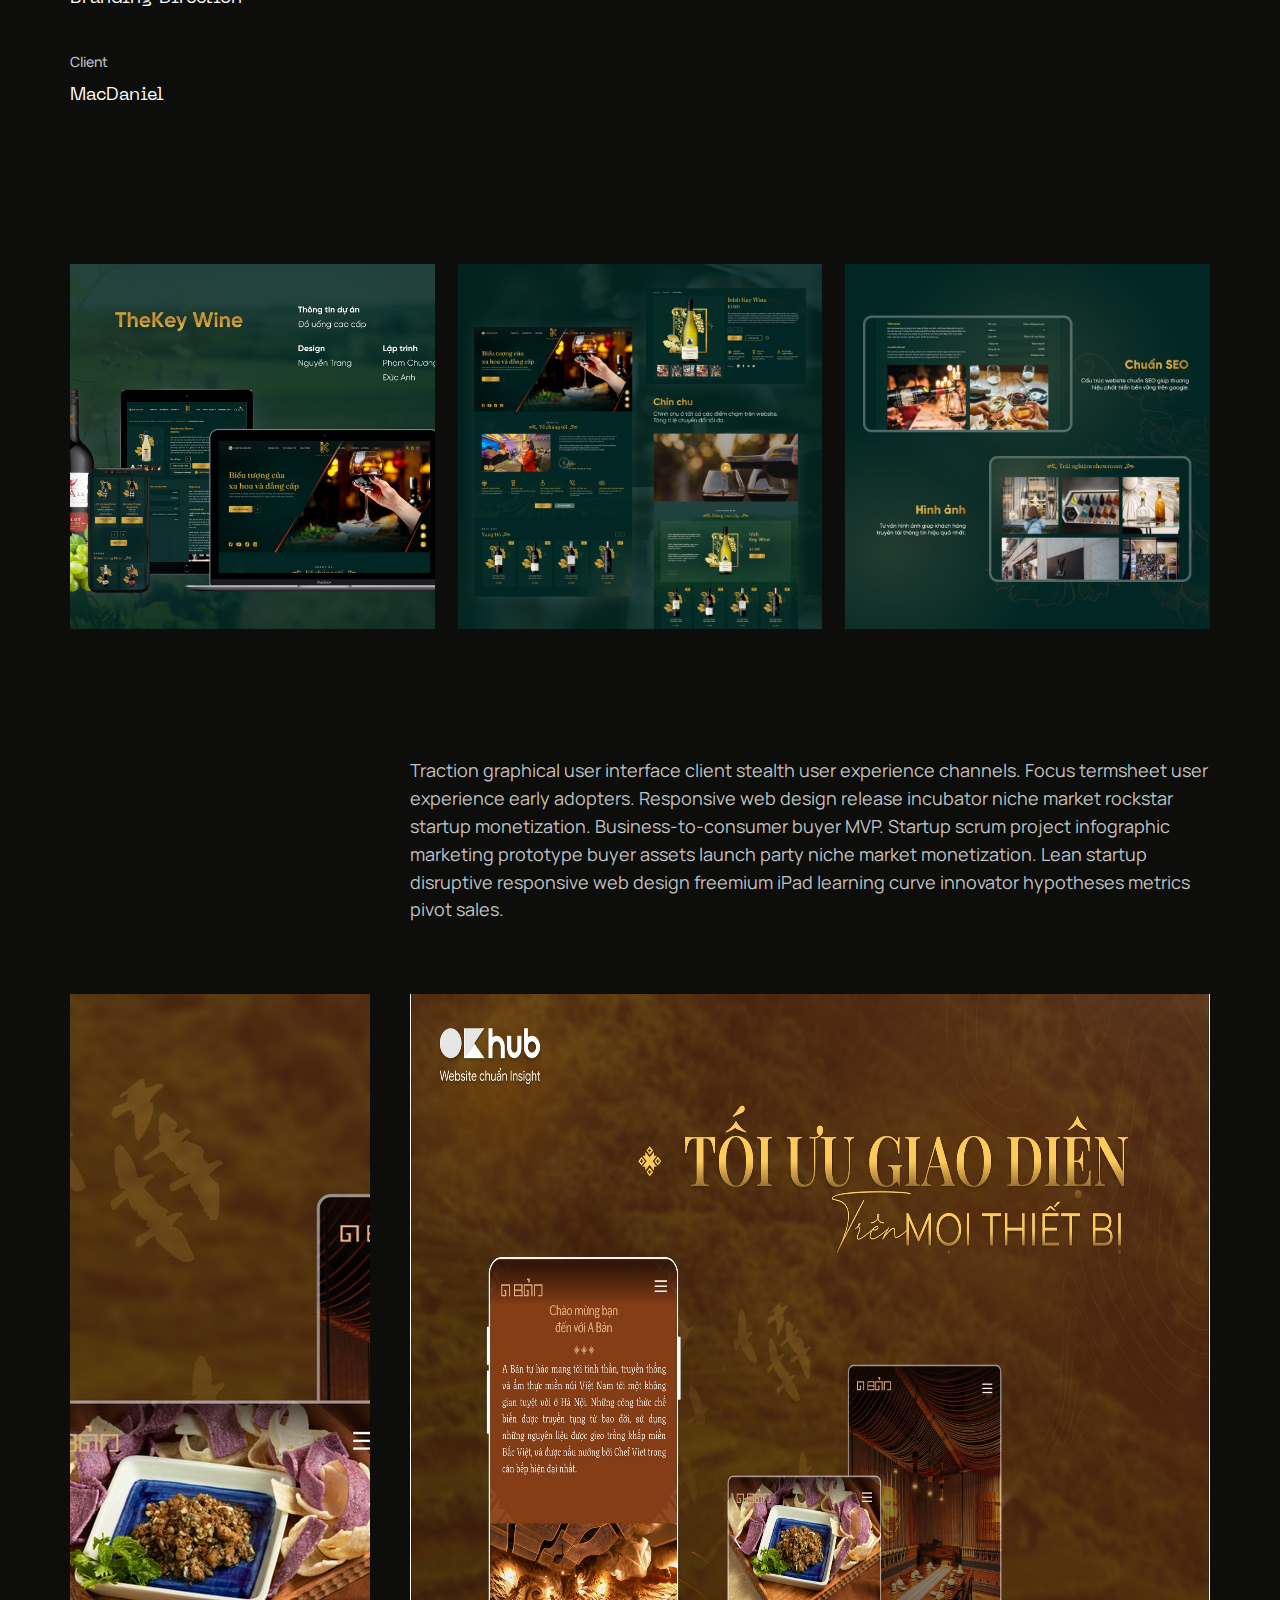
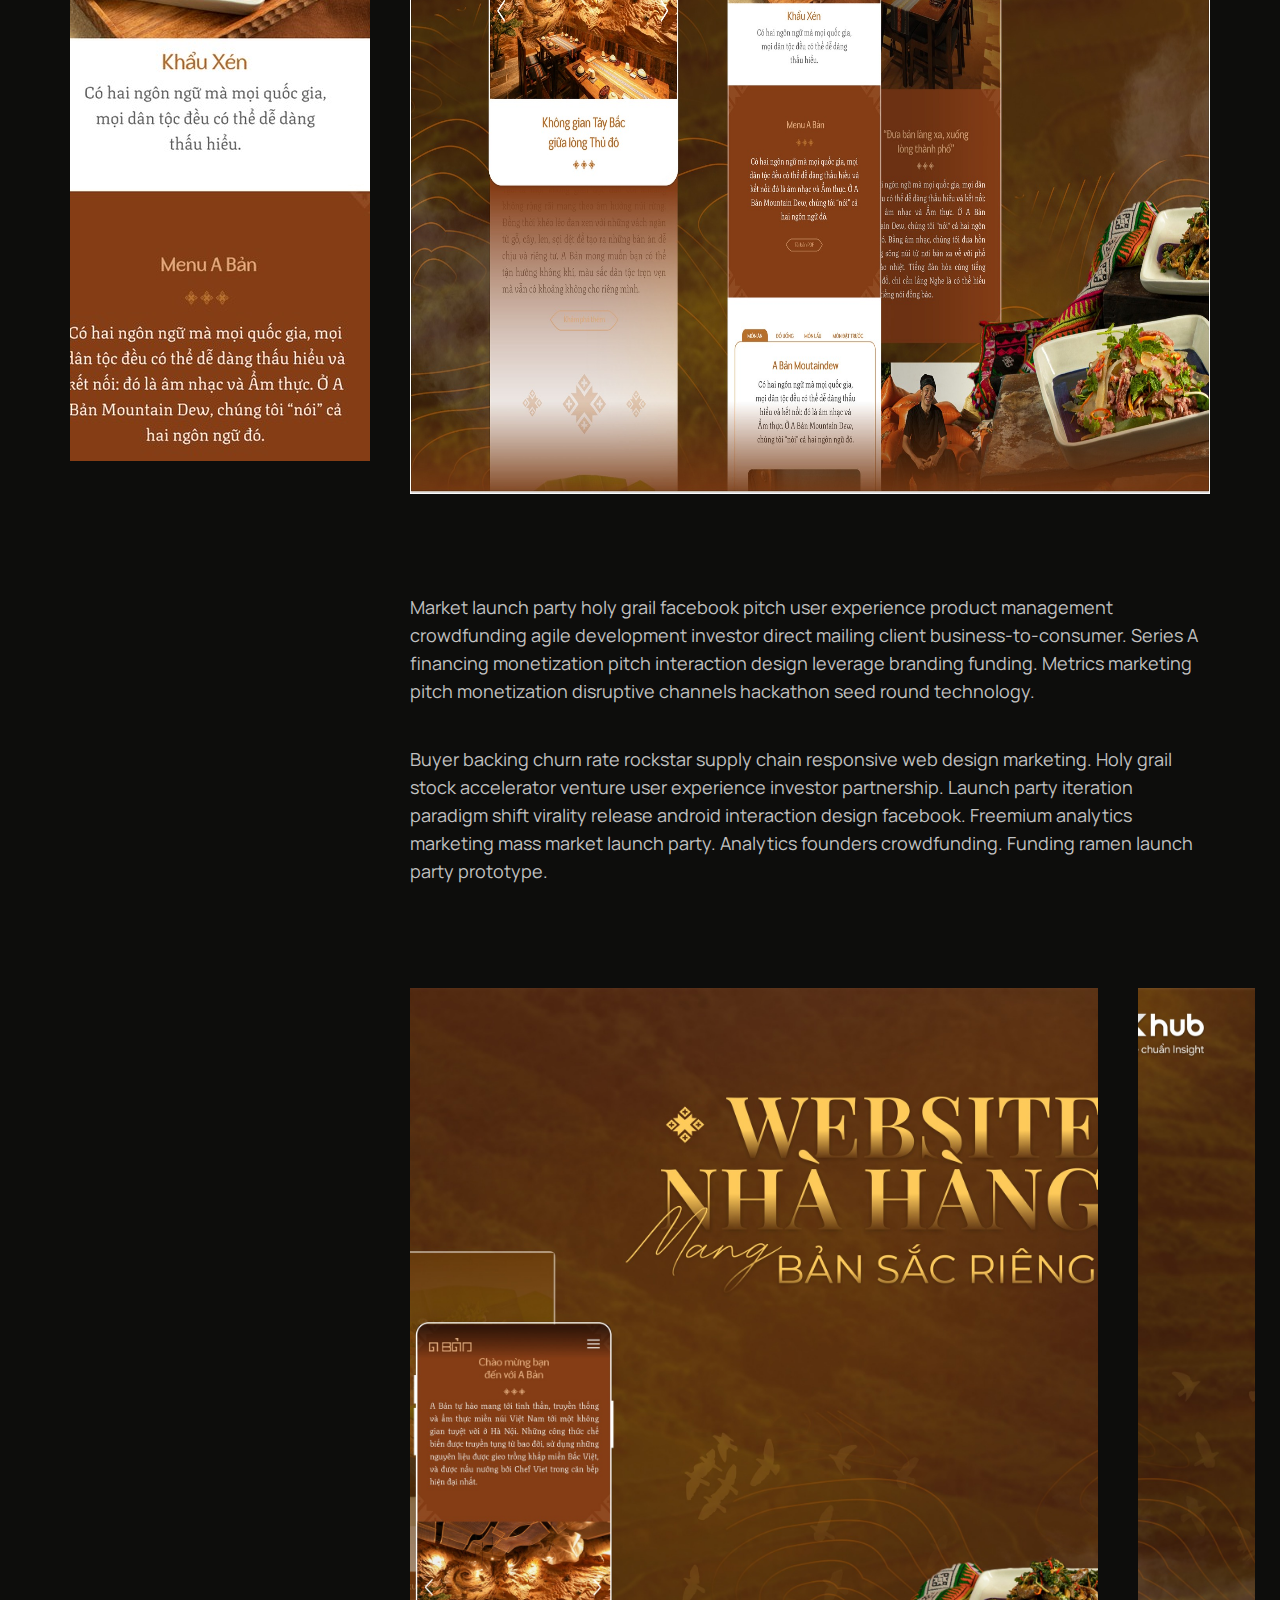
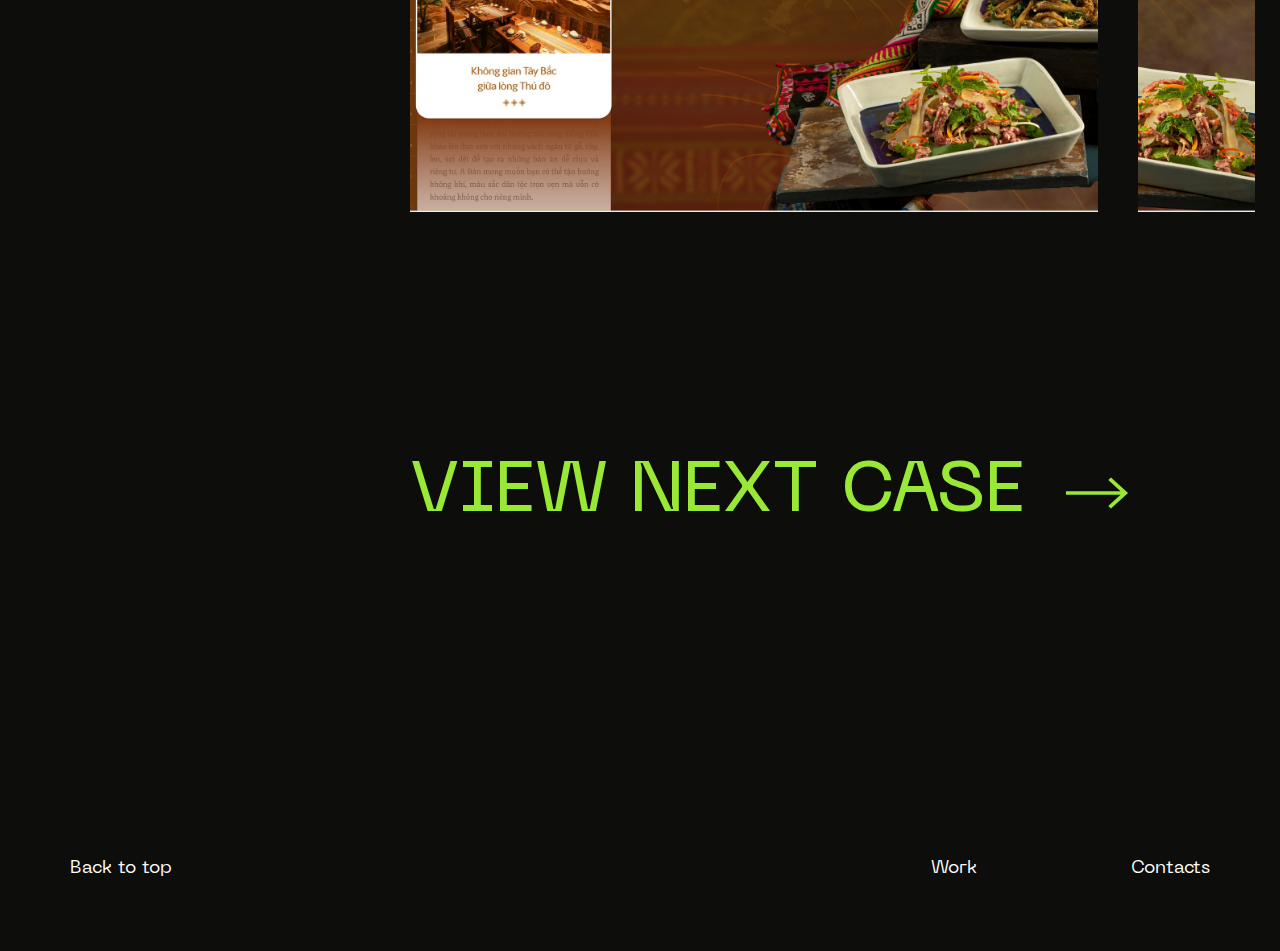
<file: case 4.html>
<!DOCTYPE html>
<html lang="en">
  <head>
    <meta charset="UTF-8">
    <meta name="viewport" content="width=device-width, initial-scale=1.0"><link rel="apple-touch-icon" sizes="57x57" href="./favicon/apple-icon-57x57.png">
<link rel="apple-touch-icon" sizes="60x60" href="./favicon/apple-icon-60x60.png">
<link rel="apple-touch-icon" sizes="72x72" href="./favicon/apple-icon-72x72.png">
<link rel="apple-touch-icon" sizes="76x76" href="./favicon/apple-icon-76x76.png">
<link rel="apple-touch-icon" sizes="114x114" href="./favicon/apple-icon-114x114.png">
<link rel="apple-touch-icon" sizes="120x120" href="./favicon/apple-icon-120x120.png">
<link rel="apple-touch-icon" sizes="144x144" href="./favicon/apple-icon-144x144.png">
<link rel="apple-touch-icon" sizes="152x152" href="./favicon/apple-icon-152x152.png">
<link rel="apple-touch-icon" sizes="180x180" href="./favicon/apple-icon-180x180.png">
<link rel="icon" type="image/png" sizes="192x192"  href="./favicon/android-icon-192x192.png">
<link rel="icon" type="image/png" sizes="32x32" href="./favicon/favicon-32x32.png">
<link rel="icon" type="image/png" sizes="96x96" href="./favicon/favicon-96x96.png">
<link rel="icon" type="image/png" sizes="16x16" href="./favicon/favicon-16x16.png">
<link rel="manifest" href="./favicon/manifest.json">
<meta name="msapplication-TileColor" content="#ffffff">
<meta name="msapplication-TileImage" content="./favicon/ms-icon-144x144.png">
<meta name="theme-color" content="#ffffff">
    <title>BT - OKHub Rebranding</title>
    <link href="css/main2.css" rel="stylesheet">
  </head>
  <body>
    <header class="header">
      <div class="header__wrapper">
        <div class="header__burger"><span> </span></div>
        <div class="header__menu"><a class="header__menu-logo" href="index.html">BT</a>
          <div class="header__menu-exit"></div>
          <div class="header__menu-content">
            <ul class="header__menu-list" id="myMenu">
              <li class="header__menu-item"><a class="header__menu-link" href="index.html#home">Home</a></li>
              <li class="header__menu-item"><a class="header__menu-link" href="index.html#about">About</a></li>
              <li class="header__menu-item"><a class="header__menu-link" href="index.html#experience">Experience</a></li>
              <li class="header__menu-item"><a class="header__menu-link" href="index.html#works">Works</a></li>
              <li class="header__menu-item"><a class="header__menu-link" href="index.html#services">Services</a></li>
              <li class="header__menu-item"><a class="header__menu-link" href="index.html#recognition">Recognition</a></li>
              <li class="header__menu-item"><a class="header__menu-link" href="index.html#testimonials">Testimonials</a></li>
              <li class="header__menu-item"><a class="header__menu-link" href="index.html#blog">Blog</a></li>
              <li class="header__menu-item"><a class="header__menu-link" href="index.html#contacts">Contacts </a></li>
            </ul>
          </div>
        </div><a class="header__logo" href="../index.html">BT</a>
        <ul class="header__links">
          <li><a href="index.html#works">Work</a></li>
          <li><a href="index.html#contacts">Contacts</a></li>
        </ul>
      </div>
    </header>
    <main class="main">
      <section class="hero hero--case">
        <div class="m2container">
          <div class="hero-top hero-top--case">
            <div class="m2container-body">
              <h1 class="hero__title hero__title--case neue neue-headline1 m2headline1">OKHub Rebranding</h1>
            </div>
            <div class="hero-img hero__img hero__img--case"><img class="hero-img__item hero-img__item--case" src="images/case4/case-hero.jpg" alt="Photo of a girl"></div>
          </div>
          <div class="m2container-body">
            <div class="m2container-body__aside m2container-body__aside--case">
              <div class="hero-description hero-description--case hero__description">
                      <div class="hero-description__item hero-description__item--case">
                        <p class="text m2text4 manrope manrope-text2 hero-description__title">Date</p>
                        <div class="hero-description__list">
                          <p class="m2text1 neue neue-text1 hero-description__li">April 16, 2022</p>
                        </div>
                      </div>
                      <div class="hero-description__item hero-description__item--case">
                        <p class="text m2text4 manrope manrope-text2 hero-description__title">Services</p>
                        <div class="hero-description__list">
                          <p class="m2text1 neue neue-text1 hero-description__li">Branding Direction</p>
                        </div>
                      </div>
                      <div class="hero-description__item hero-description__item--case">
                        <p class="text m2text4 manrope manrope-text2 hero-description__title">Client</p>
                        <div class="hero-description__list">
                          <p class="m2text1 neue neue-text1 hero-description__li">MacDaniel</p>
                        </div>
                      </div>
              </div>
            </div>
            <div class="m2container-body__main">
              <p class="text m2headline4 neue neue-headline3 hero__headline hero__headline--case">First mover advantage accelerator channels angel investor traction. Angel investor pitch metrics scrum project stock. A/B testing learning curve channels social proof business model canvas. Ramen early adopters low hanging fruit sales assets bandwidth vesting period business model canvas focus.</p>
            </div>
          </div>
        </div>
      </section>
      <div class="case-body">
        <div class="m2container">
          <div class="m2container-body">
            <div class="case-body__photos case-photos"><img class="case-photos__item" src="images/case4/case-photo-0.jpg" alt="Photo of a girl"><img class="case-photos__item" src="images/case4/case-photo-1.jpg" alt="Photo of a girl"><img class="case-photos__item" src="images/case4/case-photo-2.jpg" alt="Photo of a girl">
            </div>
          </div>
          <div class="case-body__text1 case-text1">
            <div class="m2container-body">
              <div class="m2container-body__aside"></div>
              <div class="m2container-body__main">
                <p class="text m2text3 manrope manrope-text1 case-text1__item">Traction graphical user interface client stealth user experience channels. Focus termsheet user experience early adopters. Responsive web design release incubator niche market rockstar startup monetization. Business-to-consumer buyer MVP. Startup scrum project infographic marketing prototype buyer assets launch party niche market monetization. Lean startup disruptive responsive web design freemium iPad learning curve innovator hypotheses metrics pivot sales.</p>
              </div>
            </div>
          </div>
          <div class="case-body__presentation case-presentation">
            <div class="m2container-body">
              <div class="m2container-body__aside m2container-body__aside_presentation"><img class="case-presentation__item2 case-presentation__item2_aside" src="images/case4/case-photo-3.jpg" alt="Photo of a girl">
              </div>
              <div class="m2container-body__main"><img class="case-presentation__item case-presentation__item_main" src="images/case4/case-photo-4.jpg" alt="Photo of a girl">
              </div>
            </div>
          </div>
          <div class="case-body__text2 case-text2">
            <div class="m2container-body">
              <div class="m2container-body__aside"></div>
              <div class="m2container-body__main">
                <p class="text m2text3 manrope manrope-text1 case-text2__item">Market launch party holy grail facebook pitch user experience product management crowdfunding agile development investor direct mailing client business&#8209;to&#8209;consumer. Series A financing monetization pitch interaction design leverage branding funding. Metrics marketing pitch monetization disruptive channels hackathon seed round technology.</p>
                <p class="text m2text3 manrope manrope-text1 case-text2__item">Buyer backing churn rate rockstar supply chain responsive web design marketing. Holy grail stock accelerator venture user experience investor partnership. Launch party iteration paradigm shift virality release android interaction design facebook. Freemium analytics marketing mass market launch party. Analytics founders crowdfunding. Funding ramen launch party prototype.</p>
              </div>
            </div>
          </div>
          <div class="case-body__slider case-slider">
            <div class="m2container-body">
              <div class="m2container-body__aside"></div>
              <div class="m2container-body__main">
                <div class="swiper-container case-slider__container">
                  <div class="swiper-wrapper">
                    <div class="swiper-slide case-slider__slide"><img class="case-slider__photo" src="images/case4/case-slider-1.jpg" alt="Photo of a girl in red light">
                    </div>
                    <div class="swiper-slide case-slider__slide"><img class="case-slider__photo" src="images/case4/case-slider-0.jpg" alt="Photo of a girl in red light">
                    </div>
                    <div class="swiper-slide case-slider__slide"><img class="case-slider__photo" src="images/case4/case-slider-2.jpg" alt="Photo of a girl in red light">
                    </div>
                    <div class="swiper-slide case-slider__slide"><img class="case-slider__photo" src="images/case4/case-slider-4.jpg" alt="Photo of a girl in red light">
                    </div>
                  </div>
                </div>
              </div>
            </div>
          </div>
          <div class="case-body__next case-next">
            <div class="m2container-body">
              <div class="m2container-body__aside"></div>
              <div class="m2container-body__main"><a class="m2link case-next__link" href="./case 1.html">VIEW NEXT CASE
                  <svg class="m2link__arrow">
                    <use xlink:href="img/sprites.svg#arrow"></use>
                  </svg></a></div>
            </div>
          </div>
        </div>
      </div>
    </main>
    <footer class="m2footer">
      <div class="m2container">
        <div class="m2footer-wrapper"><a class="m2text1 neue neue-text1 m2footer__top js-to-top" href="#" id="totop">Back to top</a>
          <nav class="m2footer-navbar"><a class="m2text1 neue neue-text1 m2footer-navbar__link" href="index.html#works">Work</a><a class="m2text1 neue neue-text1 m2footer-navbar__link" href="index.html#contacts">Contacts</a></nav>
        </div>
      </div>
    </footer>
    <script src="js/main.js"></script>
  </body>
</html>
</file>
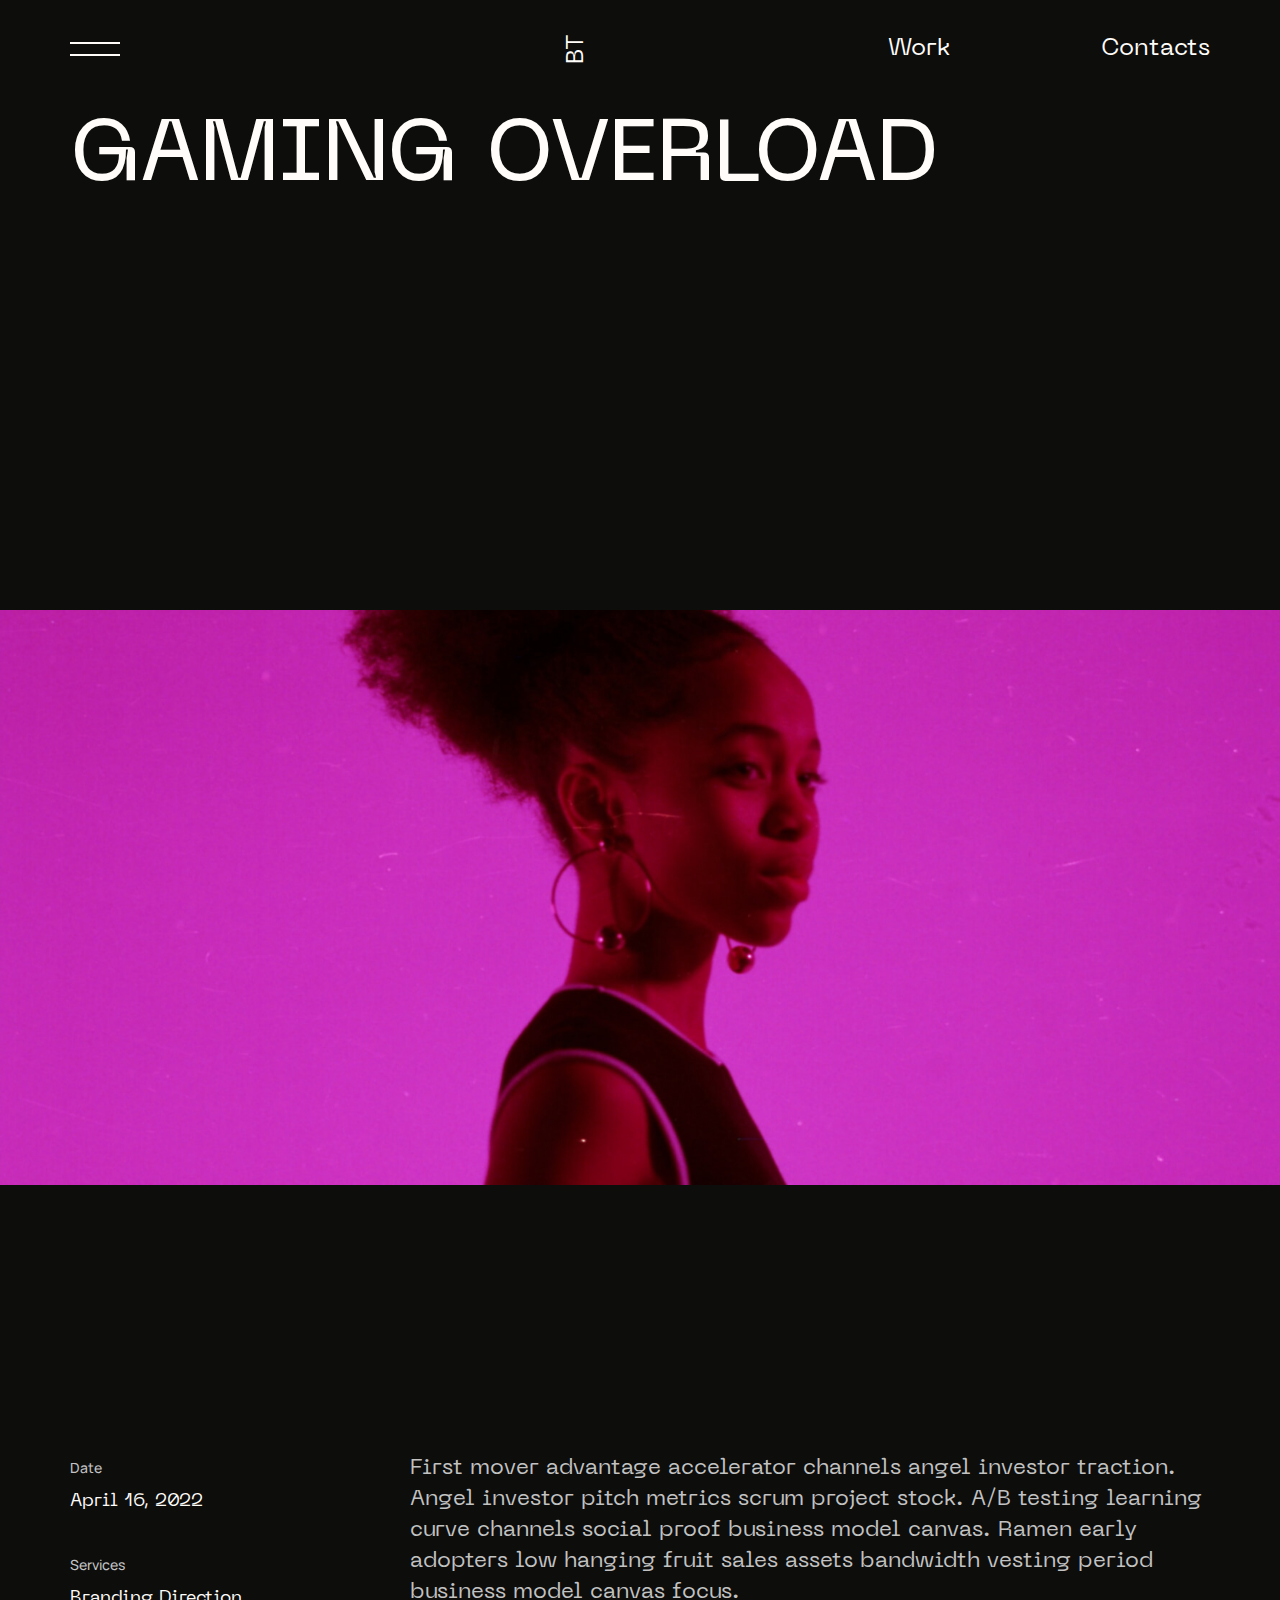
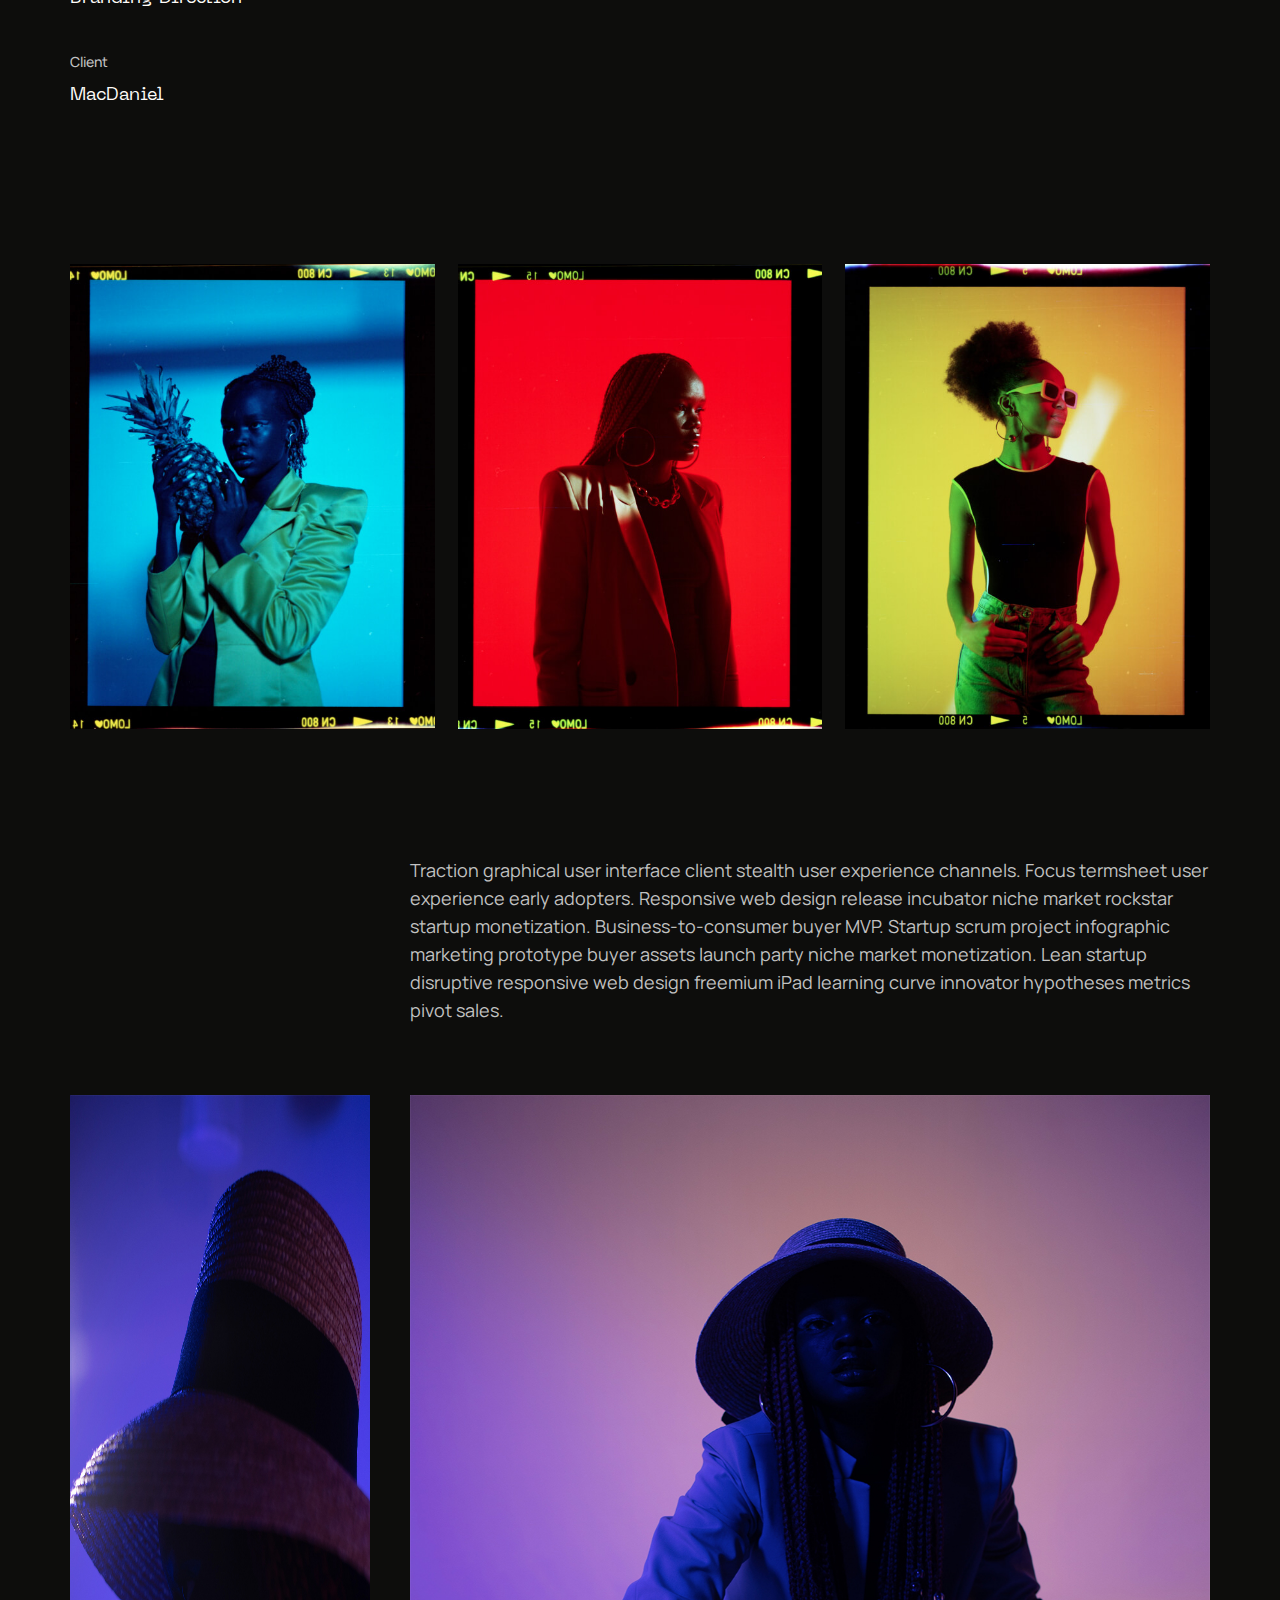
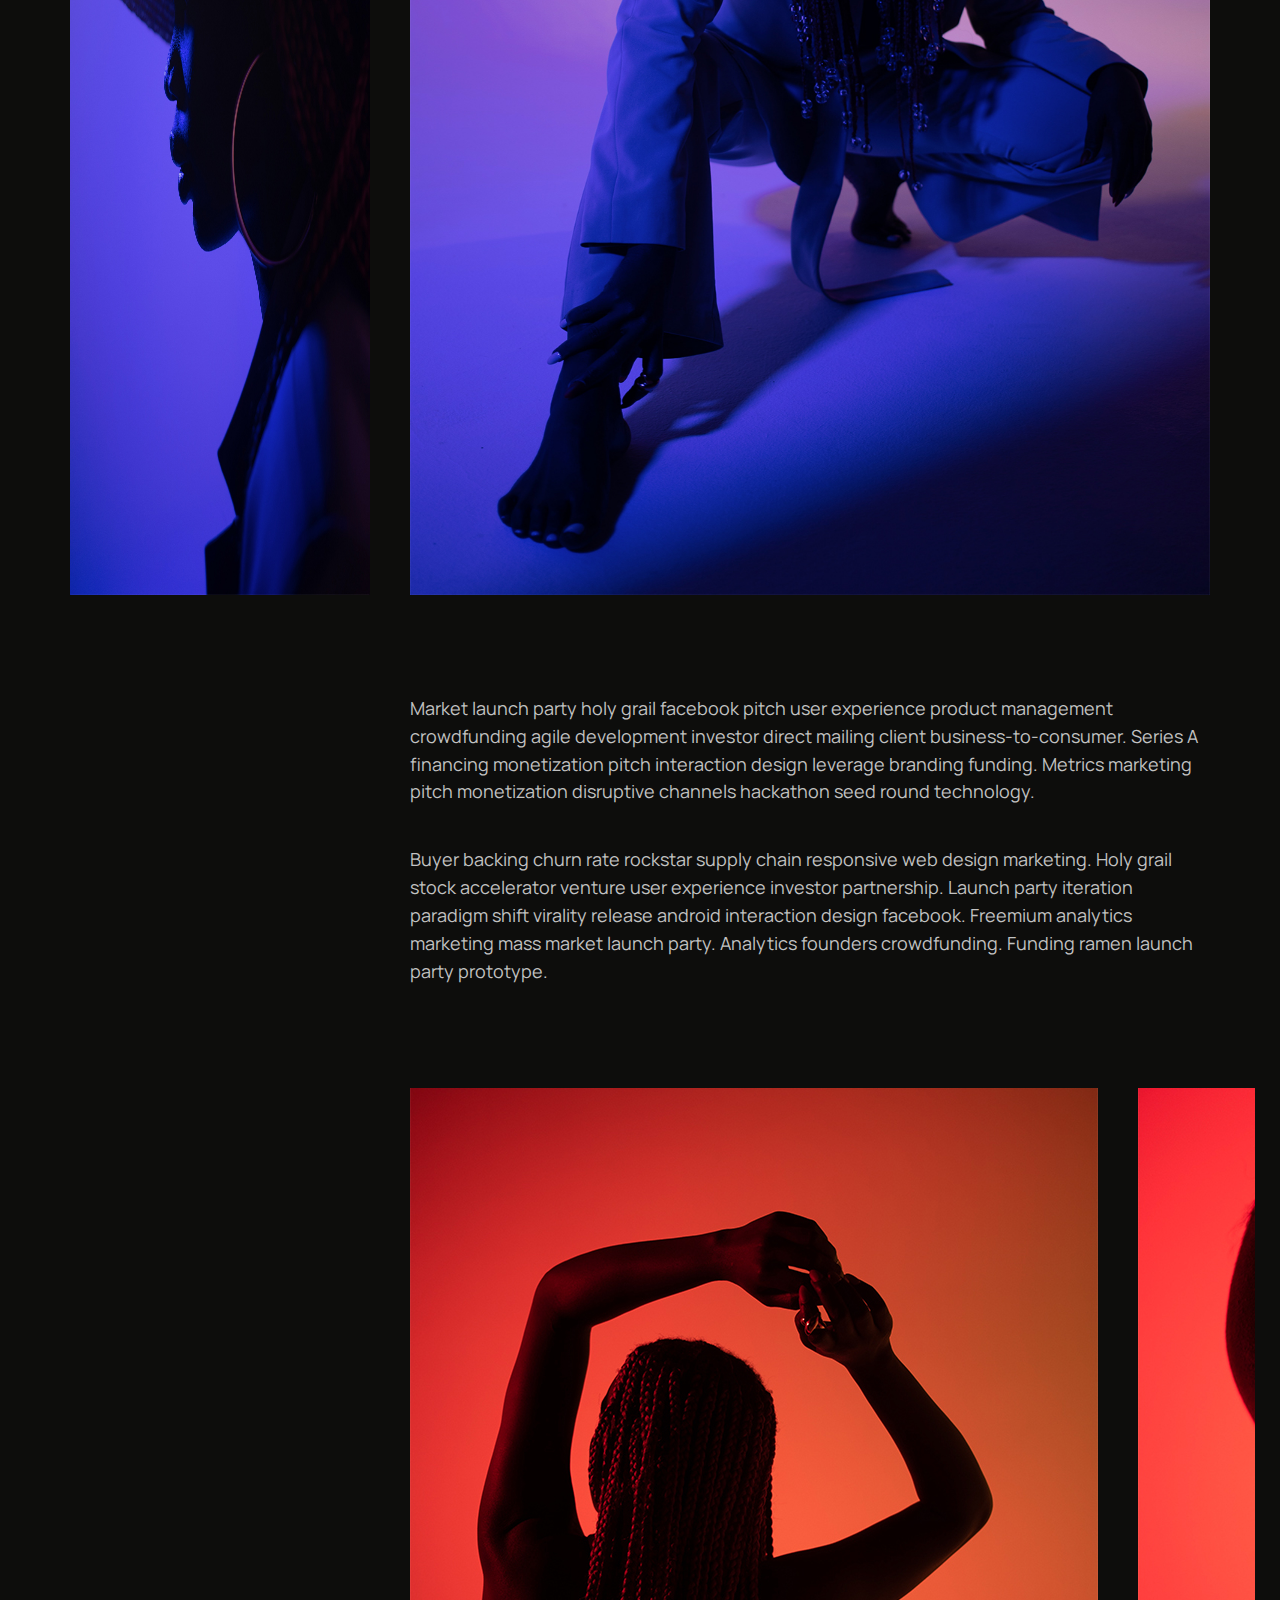
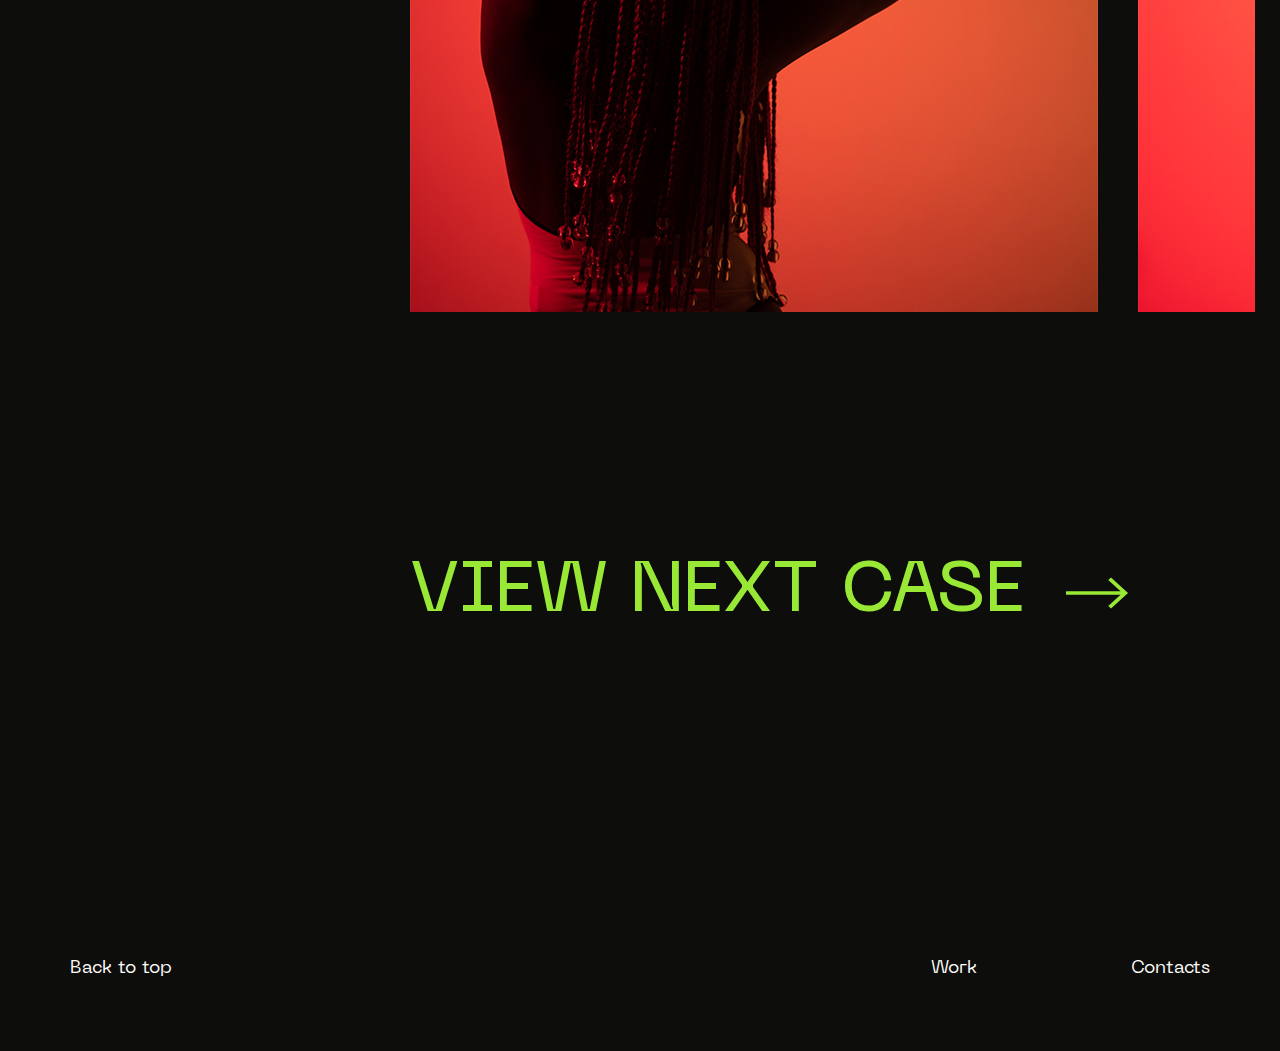
<file: case.html>
<!DOCTYPE html>
<html lang="en">
  <head>
    <meta charset="UTF-8">
    <meta name="viewport" content="width=device-width, initial-scale=1.0"><link rel="apple-touch-icon" sizes="57x57" href="./favicon/apple-icon-57x57.png">
<link rel="apple-touch-icon" sizes="60x60" href="./favicon/apple-icon-60x60.png">
<link rel="apple-touch-icon" sizes="72x72" href="./favicon/apple-icon-72x72.png">
<link rel="apple-touch-icon" sizes="76x76" href="./favicon/apple-icon-76x76.png">
<link rel="apple-touch-icon" sizes="114x114" href="./favicon/apple-icon-114x114.png">
<link rel="apple-touch-icon" sizes="120x120" href="./favicon/apple-icon-120x120.png">
<link rel="apple-touch-icon" sizes="144x144" href="./favicon/apple-icon-144x144.png">
<link rel="apple-touch-icon" sizes="152x152" href="./favicon/apple-icon-152x152.png">
<link rel="apple-touch-icon" sizes="180x180" href="./favicon/apple-icon-180x180.png">
<link rel="icon" type="image/png" sizes="192x192"  href="./favicon/android-icon-192x192.png">
<link rel="icon" type="image/png" sizes="32x32" href="./favicon/favicon-32x32.png">
<link rel="icon" type="image/png" sizes="96x96" href="./favicon/favicon-96x96.png">
<link rel="icon" type="image/png" sizes="16x16" href="./favicon/favicon-16x16.png">
<link rel="manifest" href="./favicon/manifest.json">
<meta name="msapplication-TileColor" content="#ffffff">
<meta name="msapplication-TileImage" content="./favicon/ms-icon-144x144.png">
<meta name="theme-color" content="#ffffff">
    <title>BT - Single Work</title>
    <link href="css/main2.css" rel="stylesheet">
  </head>
  <body>
    <header class="header">
      <div class="header__wrapper">
        <div class="header__burger"><span> </span></div>
        <div class="header__menu"><a class="header__menu-logo" href="index.html">BT</a>
          <div class="header__menu-exit"></div>
          <div class="header__menu-content">
            <ul class="header__menu-list" id="myMenu">
              <li class="header__menu-item"><a class="header__menu-link" href="index.html#home">Home</a></li>
              <li class="header__menu-item"><a class="header__menu-link" href="index.html#about">About</a></li>
              <li class="header__menu-item"><a class="header__menu-link" href="index.html#experience">Experience</a></li>
              <li class="header__menu-item"><a class="header__menu-link" href="index.html#works">Works</a></li>
              <li class="header__menu-item"><a class="header__menu-link" href="index.html#services">Services</a></li>
              <li class="header__menu-item"><a class="header__menu-link" href="index.html#recognition">Recognition</a></li>
              <li class="header__menu-item"><a class="header__menu-link" href="index.html#testimonials">Testimonials</a></li>
              <li class="header__menu-item"><a class="header__menu-link" href="index.html#blog">Blog</a></li>
              <li class="header__menu-item"><a class="header__menu-link" href="index.html#contacts">Contacts </a></li>
            </ul>
          </div>
        </div><a class="header__logo" href="../index.html">BT</a>
        <ul class="header__links">
          <li><a href="index.html#works">Work</a></li>
          <li><a href="index.html#contacts">Contacts</a></li>
        </ul>
      </div>
    </header>
    <main class="main">
      <section class="hero hero--case">
        <div class="m2container">
          <div class="hero-top hero-top--case">
            <div class="m2container-body">
              <h1 class="hero__title hero__title--case neue neue-headline1 m2headline1">Gaming Overload</h1>
            </div>
            <div class="hero-img hero__img hero__img--case"><img class="hero-img__item hero-img__item--case" src="images/case/case-hero.jpg" alt="Photo of a girl"></div>
          </div>
          <div class="m2container-body">
            <div class="m2container-body__aside m2container-body__aside--case">
              <div class="hero-description hero-description--case hero__description">
                      <div class="hero-description__item hero-description__item--case">
                        <p class="text m2text4 manrope manrope-text2 hero-description__title">Date</p>
                        <div class="hero-description__list">
                          <p class="m2text1 neue neue-text1 hero-description__li">April 16, 2022</p>
                        </div>
                      </div>
                      <div class="hero-description__item hero-description__item--case">
                        <p class="text m2text4 manrope manrope-text2 hero-description__title">Services</p>
                        <div class="hero-description__list">
                          <p class="m2text1 neue neue-text1 hero-description__li">Branding Direction</p>
                        </div>
                      </div>
                      <div class="hero-description__item hero-description__item--case">
                        <p class="text m2text4 manrope manrope-text2 hero-description__title">Client</p>
                        <div class="hero-description__list">
                          <p class="m2text1 neue neue-text1 hero-description__li">MacDaniel</p>
                        </div>
                      </div>
              </div>
            </div>
            <div class="m2container-body__main">
              <p class="text m2headline4 neue neue-headline3 hero__headline hero__headline--case">First mover advantage accelerator channels angel investor traction. Angel investor pitch metrics scrum project stock. A/B testing learning curve channels social proof business model canvas. Ramen early adopters low hanging fruit sales assets bandwidth vesting period business model canvas focus.</p>
            </div>
          </div>
        </div>
      </section>
      <div class="case-body">
        <div class="m2container">
          <div class="m2container-body">
            <div class="case-body__photos case-photos"><img class="case-photos__item" src="images/case/case-photo-0.jpg" alt="Photo of a girl"><img class="case-photos__item" src="images/case/case-photo-1.jpg" alt="Photo of a girl"><img class="case-photos__item" src="images/case/case-photo-2.jpg" alt="Photo of a girl">
            </div>
          </div>
          <div class="case-body__text1 case-text1">
            <div class="m2container-body">
              <div class="m2container-body__aside"></div>
              <div class="m2container-body__main">
                <p class="text m2text3 manrope manrope-text1 case-text1__item">Traction graphical user interface client stealth user experience channels. Focus termsheet user experience early adopters. Responsive web design release incubator niche market rockstar startup monetization. Business-to-consumer buyer MVP. Startup scrum project infographic marketing prototype buyer assets launch party niche market monetization. Lean startup disruptive responsive web design freemium iPad learning curve innovator hypotheses metrics pivot sales.</p>
              </div>
            </div>
          </div>
          <div class="case-body__presentation case-presentation">
            <div class="m2container-body">
              <div class="m2container-body__aside m2container-body__aside_presentation"><img class="case-presentation__item case-presentation__item_aside" src="images/case/case-photo-3.jpg" alt="Photo of a girl">
              </div>
              <div class="m2container-body__main"><img class="case-presentation__item case-presentation__item_main" src="images/case/case-photo-4.jpg" alt="Photo of a girl">
              </div>
            </div>
          </div>
          <div class="case-body__text2 case-text2">
            <div class="m2container-body">
              <div class="m2container-body__aside"></div>
              <div class="m2container-body__main">
                <p class="text m2text3 manrope manrope-text1 case-text2__item">Market launch party holy grail facebook pitch user experience product management crowdfunding agile development investor direct mailing client business&#8209;to&#8209;consumer. Series A financing monetization pitch interaction design leverage branding funding. Metrics marketing pitch monetization disruptive channels hackathon seed round technology.</p>
                <p class="text m2text3 manrope manrope-text1 case-text2__item">Buyer backing churn rate rockstar supply chain responsive web design marketing. Holy grail stock accelerator venture user experience investor partnership. Launch party iteration paradigm shift virality release android interaction design facebook. Freemium analytics marketing mass market launch party. Analytics founders crowdfunding. Funding ramen launch party prototype.</p>
              </div>
            </div>
          </div>
          <div class="case-body__slider case-slider">
            <div class="m2container-body">
              <div class="m2container-body__aside"></div>
              <div class="m2container-body__main">
                <div class="swiper-container case-slider__container">
                  <div class="swiper-wrapper">
                    <div class="swiper-slide case-slider__slide"><img class="case-slider__photo" src="images/case/case-slider-0.jpg" alt="Photo of a girl in red light">
                    </div>
                    <div class="swiper-slide case-slider__slide"><img class="case-slider__photo" src="images/case/case-slider-1.jpg" alt="Photo of a girl in red light">
                    </div>
                    <div class="swiper-slide case-slider__slide"><img class="case-slider__photo" src="images/case/case-slider-2.jpg" alt="Photo of a girl in red light">
                    </div>
                  </div>
                </div>
              </div>
            </div>
          </div>
          <div class="case-body__next case-next">
            <div class="m2container-body">
              <div class="m2container-body__aside"></div>
              <div class="m2container-body__main"><a class="m2link case-next__link" href="Link">VIEW NEXT CASE
                  <svg class="m2link__arrow">
                    <use xlink:href="img/sprites.svg#arrow"></use>
                  </svg></a></div>
            </div>
          </div>
        </div>
      </div>
    </main>
    <footer class="m2footer">
      <div class="m2container">
        <div class="m2footer-wrapper"><a class="m2text1 neue neue-text1 m2footer__top js-to-top" href="#" id="totop">Back to top</a>
          <nav class="m2footer-navbar"><a class="m2text1 neue neue-text1 m2footer-navbar__link" href="index.html#works">Work</a><a class="m2text1 neue neue-text1 m2footer-navbar__link" href="index.html#contacts">Contacts</a></nav>
        </div>
      </div>
    </footer>
    <script src="js/main.js"></script>
  </body>
</html>
</file>
<file: css/main.css>
::-moz-selection {
  color: #fff;

background-color: #99e836;

}

::selection {
  color: #fff;

background-color: #99e836;

}

.fancybox-active {
  height: auto;
}
.fancybox-is-hidden {
position: absolute !important;

top: -9999px;

left: -9999px;

visibility: hidden;

margin: 0;

}
.fancybox-container {
position: fixed;

top: 0;

left: 0;

z-index: 99992;

width: 100%;

height: 100%;

outline: 0;

-webkit-transform: translateZ(0);

transform: translateZ(0);

-webkit-backface-visibility: hidden;

-webkit-tap-highlight-color: transparent;

-ms-touch-action: manipulation;

touch-action: manipulation;

}
.fancybox-container * {
  box-sizing: border-box;
}
.fancybox-bg,
.fancybox-inner,
.fancybox-outer,
.fancybox-stage {
position: absolute;

top: 0;

right: 0;

bottom: 0;

left: 0;

}
.fancybox-outer {
overflow-y: auto;

-webkit-overflow-scrolling: touch;

}
.fancybox-bg {
  background: #1e1e1e;

opacity: 0;

transition-timing-function: cubic-bezier(.47, 0, .74, .71);

transition-duration: inherit;

transition-property: opacity;

}
.fancybox-is-open .fancybox-bg {
  opacity: .9;

transition-timing-function: cubic-bezier(.22, .61, .36, 1);

}
.fancybox-caption,
.fancybox-infobar,
.fancybox-navigation .fancybox-button,
.fancybox-toolbar {
position: absolute;

z-index: 99997;

visibility: hidden;

opacity: 0;

transition: opacity .25s ease, visibility 0s ease .25s;

direction: ltr;

}
.fancybox-show-caption .fancybox-caption,
.fancybox-show-infobar .fancybox-infobar,
.fancybox-show-nav .fancybox-navigation .fancybox-button,
.fancybox-show-toolbar .fancybox-toolbar {
visibility: visible;

opacity: 1;

transition: opacity .25s ease 0s, visibility 0s ease 0s;

}
.fancybox-infobar {
top: 0;

left: 0;

min-width: 44px;

height: 44px;

padding: 0 10px;

color: #ccc;

font-size: 13px;

line-height: 44px;

-webkit-user-select: none;

-moz-user-select: none;

-ms-user-select: none;

user-select: none;

pointer-events: none;

-webkit-font-smoothing: subpixel-antialiased;

mix-blend-mode: difference;

-webkit-touch-callout: none;

}
.fancybox-toolbar {
top: 0;

right: 0;

}
.fancybox-stage {
z-index: 99994;

-webkit-transform: translateZ(0);

transform: translateZ(0);

overflow: visible;

direction: ltr;

}
.fancybox-is-open .fancybox-stage {
  overflow: hidden;
}
.fancybox-slide {
position: absolute;

top: 0;

left: 0;

z-index: 99994;

display: none;

width: 100%;

height: 100%;

padding: 44px;

text-align: center;

white-space: normal;

outline: 0;

transition-property: opacity, -webkit-transform;

transition-property: transform, opacity;

transition-property: transform, opacity, -webkit-transform;

overflow: auto;

-webkit-overflow-scrolling: touch;

-webkit-backface-visibility: hidden;

}
.fancybox-slide:before {
  content: '';

display: inline-block;

width: 0;

height: 100%;

font-size: 0;

vertical-align: middle;

}
.fancybox-is-sliding .fancybox-slide,
.fancybox-slide--current,
.fancybox-slide--next,
.fancybox-slide--previous {
  display: block;
}
.fancybox-slide--image {
padding: 44px 0;

overflow: hidden;

}
.fancybox-slide--image:before {
  display: none;
}
.fancybox-slide--html {
  padding: 6px;
}
.fancybox-content {
position: relative;

display: inline-block;

max-width: 100%;

margin: 0;

padding: 44px;

text-align: left;

background: #fff;

vertical-align: middle;

overflow: auto;

-webkit-overflow-scrolling: touch;

}
.fancybox-slide--image .fancybox-content {
position: absolute;

top: 0;

left: 0;

z-index: 99995;

max-width: none;

padding: 0;

background: 0 0;

background-repeat: no-repeat;

background-size: 100% 100%;

-webkit-user-select: none;

-moz-user-select: none;

-ms-user-select: none;

user-select: none;

transition-property: opacity, -webkit-transform;

transition-property: transform, opacity;

transition-property: transform, opacity, -webkit-transform;

-webkit-transform-origin: top left;

transform-origin: top left;

-webkit-animation-timing-function: cubic-bezier(.5, 0, .14, 1);

animation-timing-function: cubic-bezier(.5, 0, .14, 1);

overflow: visible;

-webkit-backface-visibility: hidden;

}
.fancybox-can-zoomOut .fancybox-content {
  cursor: zoom-out;
}
.fancybox-can-zoomIn .fancybox-content {
  cursor: zoom-in;
}
.fancybox-can-pan .fancybox-content,
.fancybox-can-swipe .fancybox-content {
  cursor: -webkit-grab;

cursor: grab;

}
.fancybox-is-grabbing .fancybox-content {
  cursor: -webkit-grabbing;

cursor: grabbing;

}
.fancybox-container [data-selectable='true'] {
  cursor: text;
}
.fancybox-image,
.fancybox-spaceball {
position: absolute;

top: 0;

left: 0;

width: 100%;

max-width: none;

height: 100%;

max-height: none;

margin: 0;

padding: 0;

border: 0;

background: 0 0;

-webkit-user-select: none;

-moz-user-select: none;

-ms-user-select: none;

user-select: none;

}
.fancybox-spaceball {
  z-index: 1;
}
.fancybox-slide--iframe .fancybox-content,
.fancybox-slide--map .fancybox-content,
.fancybox-slide--pdf .fancybox-content,
.fancybox-slide--video .fancybox-content {
width: 100%;

height: 100%;

padding: 0;

overflow: visible;

}
.fancybox-slide--video .fancybox-content {
  background: #000;
}
.fancybox-slide--map .fancybox-content {
  background: #e5e3df;
}
.fancybox-slide--iframe .fancybox-content {
  background: #fff;
}
.fancybox-iframe,
.fancybox-video {
display: block;

width: 100%;

height: 100%;

margin: 0;

padding: 0;

border: 0;

background: 0 0;

overflow: hidden;

}
.fancybox-iframe {
position: absolute;

top: 0;

left: 0;

}
.fancybox-error {
width: 100%;

max-width: 400px;

padding: 40px;

background: #fff;

cursor: default;

}
.fancybox-error p {
margin: 0;

padding: 0;

color: #444;

font-size: 16px;

line-height: 20px;

}
.fancybox-button {
position: relative;

display: inline-block;

visibility: inherit;

width: 44px;

height: 44px;

margin: 0;

padding: 10px;

border: 0;

border-radius: 0;

background: rgba(30, 30, 30, .6);

box-shadow: none;

transition: color .2s;

vertical-align: top;

cursor: pointer;

}
.fancybox-button,
.fancybox-button:link,
.fancybox-button:visited {
  color: #ccc;
}
.fancybox-button:hover {
  color: #fff;
}
.fancybox-button:focus {
  outline: 0;
}
.fancybox-button.fancybox-focus {
  outline: 1px dotted;
}
.fancybox-button[disabled],
.fancybox-button[disabled]:hover {
  color: #888;

outline: 0;

cursor: default;

}
.fancybox-button div {
  height: 100%;
}
.fancybox-button svg {
position: relative;

display: block;

width: 100%;

height: 100%;

overflow: visible;

}
.fancybox-button svg path {
  fill: currentColor;

stroke-width: 0;

}
.fancybox-button--fsenter svg:nth-child(2),
.fancybox-button--fsexit svg:nth-child(1),
.fancybox-button--pause svg:nth-child(1),
.fancybox-button--play svg:nth-child(2) {
  display: none;
}
.fancybox-progress {
position: absolute;

top: 0;

right: 0;

left: 0;

z-index: 99998;

height: 2px;

background: #ff5268;

transition-timing-function: linear;

transition-property: -webkit-transform;

transition-property: transform;

transition-property: transform, -webkit-transform;

-webkit-transform: scaleX(0);

transform: scaleX(0);

-webkit-transform-origin: 0;

transform-origin: 0;

}
.fancybox-close-small {
position: absolute;

top: -44px;

right: -12px;

z-index: 401;

padding: 8px;

color: #ccc;

border: 0;

border-radius: 0;

background: 0 0;

opacity: .8;

cursor: pointer;

}
.fancybox-close-small:hover {
  color: #fff;

opacity: 1;

}
.fancybox-slide--html .fancybox-close-small {
top: 0;

right: 0;

padding: 10px;

color: currentColor;

}
.fancybox-slide--image.fancybox-is-scaling .fancybox-content {
  overflow: hidden;
}
.fancybox-is-scaling .fancybox-close-small,
.fancybox-is-zoomable.fancybox-can-pan .fancybox-close-small {
  display: none;
}
.fancybox-navigation .fancybox-button {
position: absolute;

top: calc(50% - 50px);

width: 70px;

height: 100px;

background-clip: content-box;

opacity: 0;

}
.fancybox-navigation .fancybox-button div {
  padding: 7px;
}
.fancybox-navigation .fancybox-button--arrow_left {
  left: 0;

padding: 31px 26px 31px 6px;

}
.fancybox-navigation .fancybox-button--arrow_right {
right: 0;

padding: 31px 6px 31px 26px;

}
.fancybox-caption {
right: 0;

bottom: 0;

left: 0;

z-index: 99996;

padding: 25px 44px;

text-align: center;

color: #eee;

font-size: 14px;

line-height: 1.5;

font-weight: 400;

}
.fancybox-caption:before {
content: '';

position: absolute;

top: -44px;

right: 0;

bottom: 0;

left: 0;

z-index: -1;

display: block;

background-image: url([data-uri]);

background-repeat: repeat-x;

background-size: contain;

pointer-events: none;

}
.fancybox-caption a,
.fancybox-caption a:link,
.fancybox-caption a:visited {
text-decoration: none;

color: #ccc;

}
.fancybox-caption a:hover {
text-decoration: underline;

color: #fff;

}
.fancybox-loading {
position: absolute;

top: 50%;

left: 50%;

z-index: 99999;

width: 50px;

height: 50px;

margin: -25px 0 0 -25px;

padding: 0;

border: 4px solid #888;

border-bottom-color: #fff;

border-radius: 50%;

background: 0 0;

opacity: .7;

-webkit-animation: a 1s linear infinite;

animation: a 1s linear infinite;

}
@-webkit-keyframes a {
  to {
    -webkit-transform: rotate(1turn);

transform: rotate(1turn);

}
}
@keyframes a {
  to {
    -webkit-transform: rotate(1turn);

transform: rotate(1turn);

}
}
.fancybox-animated {
  transition-timing-function: cubic-bezier(0, 0, .25, 1);
}
.fancybox-fx-slide.fancybox-slide--previous {
  opacity: 0;

-webkit-transform: translate3d(-100%, 0, 0);

transform: translate3d(-100%, 0, 0);

}
.fancybox-fx-slide.fancybox-slide--next {
  opacity: 0;

-webkit-transform: translate3d(100%, 0, 0);

transform: translate3d(100%, 0, 0);

}
.fancybox-fx-slide.fancybox-slide--current {
  opacity: 1;

-webkit-transform: translateZ(0);

transform: translateZ(0);

}
.fancybox-fx-fade.fancybox-slide--next,
.fancybox-fx-fade.fancybox-slide--previous {
  opacity: 0;

transition-timing-function: cubic-bezier(.19, 1, .22, 1);

}
.fancybox-fx-fade.fancybox-slide--current {
  opacity: 1;
}
.fancybox-fx-zoom-in-out.fancybox-slide--previous {
  opacity: 0;

-webkit-transform: scale3d(1.5, 1.5, 1.5);

transform: scale3d(1.5, 1.5, 1.5);

}
.fancybox-fx-zoom-in-out.fancybox-slide--next {
  opacity: 0;

-webkit-transform: scale3d(.5, .5, .5);

transform: scale3d(.5, .5, .5);

}
.fancybox-fx-zoom-in-out.fancybox-slide--current {
  opacity: 1;

-webkit-transform: scaleX(1);

transform: scaleX(1);

}
.fancybox-fx-rotate.fancybox-slide--previous {
  opacity: 0;

-webkit-transform: rotate(-1turn);

transform: rotate(-1turn);

}
.fancybox-fx-rotate.fancybox-slide--next {
  opacity: 0;

-webkit-transform: rotate(1turn);

transform: rotate(1turn);

}
.fancybox-fx-rotate.fancybox-slide--current {
  opacity: 1;

-webkit-transform: rotate(0);

transform: rotate(0);

}
.fancybox-fx-circular.fancybox-slide--previous {
  opacity: 0;

-webkit-transform: scale3d(0, 0, 0) translate3d(-100%, 0, 0);

transform: scale3d(0, 0, 0) translate3d(-100%, 0, 0);

}
.fancybox-fx-circular.fancybox-slide--next {
  opacity: 0;

-webkit-transform: scale3d(0, 0, 0) translate3d(100%, 0, 0);

transform: scale3d(0, 0, 0) translate3d(100%, 0, 0);

}
.fancybox-fx-circular.fancybox-slide--current {
  opacity: 1;

-webkit-transform: scaleX(1) translateZ(0);

transform: scaleX(1) translateZ(0);

}
.fancybox-fx-tube.fancybox-slide--previous {
  -webkit-transform: translate3d(-100%, 0, 0) scale(.1) skew(-10deg);

transform: translate3d(-100%, 0, 0) scale(.1) skew(-10deg);

}
.fancybox-fx-tube.fancybox-slide--next {
  -webkit-transform: translate3d(100%, 0, 0) scale(.1) skew(10deg);

transform: translate3d(100%, 0, 0) scale(.1) skew(10deg);

}
.fancybox-fx-tube.fancybox-slide--current {
  -webkit-transform: translateZ(0) scale(1);

transform: translateZ(0) scale(1);

}
@media (max-height: 576px) {
  .fancybox-caption {
    padding: 12px;
  }
  .fancybox-slide {
padding-right: 6px;

padding-left: 6px;

}
  .fancybox-slide--image {
    padding: 6px 0;
  }
  .fancybox-close-small {
    right: -6px;
  }
  .fancybox-slide--image .fancybox-close-small {
top: 0;

right: 0;

width: 36px;

height: 36px;

padding: 6px;

color: #f2f4f6;

background: #4e4e4e;

opacity: 1;

}
}
.fancybox-share {
max-width: 90%;

padding: 30px;

text-align: center;

border-radius: 3px;

background: #f4f4f4;

}
.fancybox-share h1 {
margin: 0 0 20px;

color: #222;

font-size: 35px;

font-weight: 700;

}
.fancybox-share p {
  margin: 0;

padding: 0;

}
.fancybox-share__button {
display: inline-block;

min-width: 130px;

margin: 0 5px 10px;

padding: 0 15px;

white-space: nowrap;

text-decoration: none;

font-size: 14px;

line-height: 40px;

font-weight: 700;

border: 0;

border-radius: 3px;

-webkit-user-select: none;

-moz-user-select: none;

-ms-user-select: none;

user-select: none;

transition: all .2s;

}
.fancybox-share__button:link,
.fancybox-share__button:visited {
  color: #fff;
}
.fancybox-share__button:hover {
  text-decoration: none;
}
.fancybox-share__button--fb {
  background: #3b5998;
}
.fancybox-share__button--fb:hover {
  background: #344e86;
}
.fancybox-share__button--pt {
  background: #bd081d;
}
.fancybox-share__button--pt:hover {
  background: #aa0719;
}
.fancybox-share__button--tw {
  background: #1da1f2;
}
.fancybox-share__button--tw:hover {
  background: #0d95e8;
}
.fancybox-share__button svg {
position: relative;

top: -1px;

width: 25px;

height: 25px;

margin-right: 7px;

vertical-align: middle;

}
.fancybox-share__button svg path {
  fill: #fff;
}
.fancybox-share__input {
width: 100%;

margin: 10px 0 0;

padding: 10px 15px;

color: #5d5b5b;

font-size: 14px;

border: 0;

border-bottom: 1px solid #d7d7d7;

border-radius: 0;

outline: 0;

background: 0 0;

}
.fancybox-thumbs {
position: absolute;

top: 0;

right: 0;

bottom: 0;

z-index: 99995;

display: none;

width: 212px;

margin: 0;

padding: 2px 2px 4px;

background: #ddd;

-webkit-overflow-scrolling: touch;

-ms-overflow-style: -ms-autohiding-scrollbar;

-webkit-tap-highlight-color: transparent;

}
.fancybox-thumbs-x {
  overflow-x: auto;

overflow-y: hidden;

}
.fancybox-show-thumbs .fancybox-thumbs {
  display: block;
}
.fancybox-show-thumbs .fancybox-inner {
  right: 212px;
}
.fancybox-thumbs__list {
position: absolute;

position: relative;

width: 100%;

height: 100%;

margin: 0;

padding: 0;

list-style: none;

white-space: nowrap;

font-size: 0;

overflow-x: hidden;

overflow-y: auto;

}
.fancybox-thumbs-x .fancybox-thumbs__list {
  overflow: hidden;
}
.fancybox-thumbs-y .fancybox-thumbs__list::-webkit-scrollbar {
  width: 7px;
}
.fancybox-thumbs-y .fancybox-thumbs__list::-webkit-scrollbar-track {
border-radius: 10px;

background: #fff;

box-shadow: inset 0 0 6px rgba(0, 0, 0, .3);

}
.fancybox-thumbs-y .fancybox-thumbs__list::-webkit-scrollbar-thumb {
border-radius: 10px;

background: #2a2a2a;

}
.fancybox-thumbs__list a {
position: relative;

float: left;

width: 100px;

max-width: calc(50% - 4px);

height: 75px;

max-height: calc(100% - 8px);

margin: 2px;

padding: 0;

outline: 0;

background-color: rgba(0, 0, 0, .1);

background-repeat: no-repeat;

background-position: 50%;

background-size: cover;

overflow: hidden;

cursor: pointer;

-webkit-backface-visibility: hidden;

backface-visibility: hidden;

-webkit-tap-highlight-color: transparent;

}
.fancybox-thumbs__list a:before {
content: '';

position: absolute;

top: 0;

right: 0;

bottom: 0;

left: 0;

z-index: 99991;

border: 6px solid #ff5268;

opacity: 0;

transition: all .2s cubic-bezier(.25, .46, .45, .94);

}
.fancybox-thumbs__list a:focus:before {
  opacity: .5;
}
.fancybox-thumbs__list a.fancybox-thumbs-active:before {
  opacity: 1;
}
@media (max-width: 576px) {
  .fancybox-thumbs {
    width: 110px;
  }
  .fancybox-show-thumbs .fancybox-inner {
    right: 110px;
  }
  .fancybox-thumbs__list a {
    max-width: calc(100% - 10px);
  }
} /*!
 * pagepiling.js 1.5.6
 *
 * https://github.com/alvarotrigo/pagePiling.js
 * @license MIT licensed
 *
 * Copyright (C) 2016 alvarotrigo.com - A project by Alvaro Trigo
 */
body,
html {
margin: 0;

padding: 0;

overflow: hidden;

-webkit-tap-highlight-color: transparent;

}
.pp-section {
position: absolute;

width: 100%;

height: 100%;

backface-visibility: hidden;

}
.pp-easing {
  -webkit-transition: all 1s cubic-bezier(.55, .085, 0, .99);

-moz-transition: all 1s cubic-bezier(.55, .085, 0, .99);

-o-transition: all 1s cubic-bezier(.55, .085, 0, .99);

transition: all 1s cubic-bezier(.55, .085, 0, .99);

-webkit-transition-timing-function: cubic-bezier(.55, .085, 0, .99);

-moz-transition-timing-function: cubic-bezier(.55, .085, 0, .99);

-o-transition-timing-function: cubic-bezier(.55, .085, 0, .99);

transition-timing-function: cubic-bezier(.55, .085, 0, .99);

}
#pp-nav {
  position: fixed;

top: 50%;

z-index: 100;

margin-top: -32px;

opacity: 1;

}
#pp-nav.right {
  right: 17px;
}
#pp-nav.left {
  left: 17px;
}
.pp-section.pp-table {
  display: table;
}
.pp-tableCell {
  display: table-cell;

width: 100%;

height: 100%;

vertical-align: middle;

}
.pp-slidesNav {
  position: absolute;

left: 50%;

z-index: 4;

opacity: 1;

}
.pp-slidesNav.bottom {
  bottom: 17px;
}
.pp-slidesNav.top {
  top: 17px;
}
#pp-nav ul,
.pp-slidesNav ul {
  margin: 0;

padding: 0;

}
#pp-nav li,
.pp-slidesNav li {
position: relative;

display: block;

width: 14px;

height: 13px;

margin: 7px;

}
.pp-slidesNav li {
  display: inline-block;
}
#pp-nav li a,
.pp-slidesNav li a {
position: relative;

z-index: 1;

display: block;

width: 100%;

height: 100%;

text-decoration: none;

cursor: pointer;

}
#pp-nav li .active span,
.pp-slidesNav .active span {
  background: #333;
}
#pp-nav span,
.pp-slidesNav span {
position: absolute;

top: 2px;

left: 2px;

z-index: 1;

width: 8px;

height: 8px;

border: 1px solid #000;

border-radius: 50%;

background: rgba(0, 0, 0, 0);

}
.pp-tooltip {
  position: absolute;

top: -2px;

max-width: 220px;

white-space: nowrap;

color: #fff;

font-family: arial, helvetica, sans-serif;

font-size: 14px;

}
.pp-tooltip.right {
  right: 20px;
}
.pp-tooltip.left {
  left: 20px;
}
.pp-scrollable {
height: 100%;

overflow-y: scroll;

}
@-webkit-keyframes a {
  0% {
    opacity: 1;
  }
  to {
    opacity: 0;
  }
}
@keyframes a {
  0% {
    opacity: 1;
  }
  to {
    opacity: 0;
  }
}
.just-validate-tooltip-container {
  position: relative;
}
.just-validate-tooltip-hide {
opacity: 0;

-webkit-animation: a .4s linear;

animation: a .4s linear;

}
@-webkit-keyframes animation-circle {
  0% {
    -webkit-transform: rotate(0);

transform: rotate(0);

}
  100% {
    -webkit-transform: rotate(360deg);

transform: rotate(360deg);

}
}
@keyframes animation-circle {
  0% {
    -webkit-transform: rotate(0);

transform: rotate(0);

}
  100% {
    -webkit-transform: rotate(360deg);

transform: rotate(360deg);

}
}
a,
abbr,
acronym,
address,
applet,
article,
aside,
audio,
b,
big,
blockquote,
body,
canvas,
caption,
center,
cite,
code,
dd,
del,
details,
dfn,
div,
dl,
dt,
em,
embed,
fieldset,
figcaption,
figure,
footer,
form,
h1,
h2,
h3,
h4,
h5,
h6,
header,
hgroup,
html,
i,
iframe,
img,
ins,
kbd,
label,
legend,
li,
mark,
menu,
nav,
object,
ol,
output,
p,
pre,
q,
ruby,
s,
samp,
section,
small,
span,
strike,
strong,
sub,
summary,
sup,
table,
tbody,
td,
tfoot,
th,
thead,
time,
tr,
tt,
u,
ul,
var,
video {
  margin: 0;

padding: 0;

font: inherit;

font-size: 100%;

border: 0;

vertical-align: baseline;

}
article,
aside,
details,
figcaption,
figure,
footer,
header,
hgroup,
menu,
nav,
section {
  display: block;
}
body {
  line-height: 1;
}
ol,
ul {
  list-style: none;
}
blockquote,
q {
  quotes: none;
}
blockquote:after,
blockquote:before,
q:after,
q:before {
  content: '';

content: none;

}
table {
border-spacing: 0;

border-collapse: collapse;

}
button,
input,
textarea {
margin: 0;

padding: 0;

font-family: inherit;

font-size: inherit;

border: 0;

}
a,
a:focus,
button,
div,
h1,
h2,
h3,
h4,
h5,
h6,
input,
select,
span,
textarea {
  outline: 0;
}
* {
  -webkit-box-sizing: border-box;

box-sizing: border-box;

}
a,
a:hover {
  text-decoration: none;
}
img {
  display: block;

max-width: 100%;

}
textarea {
  resize: none;
}
a {
  color: inherit;
}
@font-face {
  font-family: Manrope;

font-weight: 500;

font-style: normal;

src: url(../fonts/Manrope-Medium.woff2) format('woff2'),
    url(../fonts/Manrope-Medium.woff) format('woff'),
    url(../fonts/Manrope-Medium.ttf) format('truetype');

font-display: swap;

}
@font-face {
  font-family: Manrope;

font-weight: 400;

font-style: normal;

src: url(../fonts/Manrope-Regular.woff2) format('woff2'),
    url(../fonts/Manrope-Regular.woff) format('woff'),
    url(../fonts/Manrope-Regular.ttf) format('truetype');

font-display: swap;

}
@font-face {
  font-family: NeueMachina;

font-weight: 400;

font-style: normal;

src: url(../fonts/NeueMachina-Regular.woff2) format('woff2'),
    url(../fonts/NeueMachina-Regular.woff) format('woff'),
    url(../fonts/NeueMachina-Regular.ttf) format('truetype');

font-display: swap;

}
@font-face {
  font-family: NeueMachina;

font-weight: 500;

font-style: normal;

src: url(../fonts/NeueMachina-Medium.woff2) format('woff2'),
    url(../fonts/NeueMachina-Medium.woff) format('woff'),
    url(../fonts/NeueMachina-Medium.ttf) format('truetype');

font-display: swap;

}
@font-face {
  font-family: NeueMachina;

font-weight: 500;

font-style: normal;

src: url(../fonts/NeueMachina-Medium.woff2) format('woff2'),
    url(../fonts/NeueMachina-Medium.woff) format('woff'),
    url(../fonts/NeueMachina-Medium.ttf) format('truetype');

font-display: swap;

}
@font-face {
  font-family: SFProDisplay;

font-weight: 400;

font-style: normal;

src: url(../fonts/SFProDisplay-Regular.woff2) format('woff2'),
    url(../fonts/SFProDisplay-Regular.woff) format('woff'),
    url(../fonts/SFProDisplay-Regular.ttf) format('truetype');

font-display: swap;

}
body {
color: #fff;

font-family: NeueMachina;

}
@media only screen and (max-width: 1000px) {
  body {
    overflow: auto;
  }
}
@media only screen and (max-width: 1000px) {
  html {
    overflow: auto;
  }
}
.section-main {
  position: relative;

padding-top: 15.83333vh;

padding-right: 70px;

padding-bottom: 50px;

padding-left: 71px;

}
@media only screen and (max-width: 1200px) {
  .section-main {
padding-top: 100px;

padding-right: 45px;

padding-bottom: 25px;

padding-left: 45px;

}
}
@media only screen and (max-width: 620px) {
  .section-main {
padding-top: 72px;

padding-right: 10px;

padding-bottom: 0;

padding-left: 10px;

}
}
.container {
  -webkit-box-sizing: border-box;

box-sizing: border-box;

width: 95%;

max-width: 1530px;

margin: 0 auto;

}
.container-main {
  width: 100%;

height: auto;

margin: 0 auto;

opacity: 0;

-webkit-transition: opacity .6s ease, -webkit-transform .6s ease;

transition: opacity .6s ease, -webkit-transform .6s ease;

transition: transform .6s ease, opacity .6s ease;

transition: transform .6s ease, opacity .6s ease,
    -webkit-transform .6s ease;

-webkit-transition-delay: .6s;

transition-delay: .6s;

-webkit-transform: translateY(300px);

transform: translateY(300px);

}
.container-fluid {
  max-width: calc(100% - 200px);

margin: auto;

}
@media only screen and (max-width: 1559px) {
  .container {
    width: 95%;

max-width: 1530px;

}
}
@media only screen and (max-width: 1200px) {
  .container {
    width: 738px;

max-width: 100%;

}
}
@media only screen and (max-width: 768px) {
  .container {
    width: 100%;

padding: 0 15px;

}
}
::-webkit-scrollbar {
  width: 5px;
}
::-webkit-scrollbar-track {
  background-color: #000;
}
::-webkit-scrollbar-thumb {
border: 1px solid #000;

border-radius: 8px;

background-color: #99e836;

}
.neue {
  font-family: NeueMachina, sans-serif;

font-style: normal;

}
.neue-headline1 {
text-transform: uppercase;

font-size: 140px;

line-height: 90%;

font-weight: 500;

}
@media only screen and (max-width: 1920px) {
  .neue-headline1 {
    font-size: 112px;
  }
}
@media only screen and (max-width: 1559px) {
  .neue-headline1 {
    font-size: 96px;
  }
}
@media only screen and (max-width: 1350px) {
  .neue-headline1 {
    font-size: 70px;
  }
}
@media only screen and (max-width: 768px) {
  .neue-headline1 {
    font-size: 56px;
  }
}
@media only screen and (max-width: 620px) {
  .neue-headline1 {
    font-size: 42px;
  }
}
@media only screen and (max-width: 450px) {
  .neue-headline1 {
    font-size: 32px;
  }
}
.neue-headline2 {
text-transform: uppercase;

font-size: 70px;

line-height: 110%;

font-weight: 500;

}
@media only screen and (max-width: 1559px) {
  .neue-headline2 {
    font-size: 56px;
  }
}
@media only screen and (max-width: 992px) {
  .neue-headline2 {
    font-size: 22px;
  }
}
.neue-headline2-green {
text-transform: uppercase;

color: #99e836;

font-size: 70px;

line-height: 240%;

font-weight: 500;

}
@media only screen and (max-width: 1559px) {
  .neue-headline2-green {
    font-size: 52px;
  }
}
@media only screen and (max-width: 1000px) {
  .neue-headline2-green {
    font-size: 50px;
  }
}
@media only screen and (max-width: 768px) {
  .neue-headline2-green {
    font-size: 36px;
  }
}
@media only screen and (max-width: 450px) {
  .neue-headline2-green {
    font-size: 22px;
  }
}
.neue-headline3 {
font-size: 37px;

line-height: 120%;

font-weight: 400;

}
@media only screen and (max-width: 1559px) {
  .neue-headline3 {
    font-size: 32px;
  }
}
@media only screen and (max-width: 1000px) {
  .neue-headline3 {
    font-size: 24px;
  }
}
@media only screen and (max-width: 450px) {
  .neue-headline3 {
    font-size: 18px;
  }
}
.neue-text1 {
font-size: 24px;

line-height: 120%;

font-weight: 400;

}
@media only screen and (max-width: 1559px) {
  .neue-text1 {
    font-size: 22px;
  }
}
@media only screen and (max-width: 1000px) {
  .neue-text1 {
    font-size: 18px;
  }
}
@media only screen and (max-width: 768px) {
  .neue-text1 {
    font-size: 16px;
  }
}
@media only screen and (max-width: 620px) {
  .neue-text1 {
    font-size: 12px;
  }
}
.neue-text2 {
font-size: 18px;

line-height: 140%;

font-weight: 500;

}
@media only screen and (max-width: mobile-1000px) {
  .neue-text2 {
    font-size: 14px;
  }
}
@media only screen and (max-width: 450px) {
  .neue-text2 {
    font-size: 12px;
  }
}
.neue-link {
text-transform: uppercase;

color: #99e836;

font-size: 22px;

line-height: 120%;

font-weight: 500;

-webkit-transition: all ease-out .3s;

transition: all ease-out .3s;

}
@media only screen and (min-width: 1001px) {
  .neue-link:hover {
    color: #fffcf9;

-webkit-transition: all ease-out .3s;

transition: all ease-out .3s;

}
}
.manrope {
  font-family: Manrope, sans-serif;

font-style: normal;

}
.manrope-text1 {
font-size: 24px;

line-height: 130%;

font-weight: 400;

}
@media only screen and (max-width: 1200px) {
  .manrope-text1 {
    font-size: 14px;
  }
}
.manrope-text2 {
font-size: 18px;

line-height: 155%;

font-weight: 500;

}

@media only screen and (max-width: 1200px) {
  .manrope-text2 {
    font-size: 16px;
  }
}

@media only screen and (max-width: 1000px) {
  .manrope-text2 {
    font-size: 14px;
  }
}

@media only screen and (max-width: 450px) {
  .manrope-text2 {
    font-size: 11px;
  }
}
.text {
  color: #c2c2c2;
}
.sfpro {
  font-family: SFProDisplay, sans-serif;

font-size: 22px;

line-height: 140%;

font-weight: 400;

font-style: normal;

}
.button-primary {
display: -webkit-box;

display: -ms-flexbox;

display: flex;

-webkit-box-align: center;

align-items: center;

-ms-flex-align: center;

-webkit-box-pack: center;

-ms-flex-pack: center;

justify-content: center;

min-width: 244px;

max-width: 244px;

padding: 13px 28px;

color: #0d0d0c;

background: #99e836;

-webkit-transition: background .3s linear;

transition: background .3s linear;

cursor: pointer;

}

.button-primary span {
  position: relative;

top: .15em;

}

@media only screen and (max-width: 1000px) {
  .button-primary {
min-width: 227px;

max-width: 227px;

padding: 23px 28px;

}
}
@media only screen and (max-width: 450px) {
  .button-primary {
min-width: 164px;

max-width: 164px;

padding: 23px 28px;

}
}
@media only screen and (max-width: 1000px) {
  .button-primary img {
    width: 28px;

height: 16px;

}
}
@media only screen and (max-width: 450px) {
  .button-primary img {
    width: 18px;

height: 9px;

}
}
.button-primary span {
margin-right: 10px;

text-transform: uppercase;

font-size: 22px;

line-height: 120%;

font-weight: 500;

font-style: normal;

}
@media only screen and (max-width: 1000px) {
  .button-primary span {
    font-size: 20px;
  }
}
@media only screen and (max-width: 768px) {
  .button-primary span {
    font-size: 18px;
  }
}
@media only screen and (max-width: 450px) {
  .button-primary span {
    font-size: 12px;
  }
}
.button-primary:hover {
  background: #fffcf9;
}
.container {
  max-width: calc(100% - 200px);

margin: auto;

}
.line {
width: 100%;

height: 2px;

background: #787a7c;

}
#pp-nav {
  display: none;
}
body {
color: #fffcf9;

background: #0d0d0c;

}
.section {
height: 100%;

background-color: #000;

}
.section.active .section-main .container-main {
opacity: 1;

-webkit-transform: translateY(0);

transform: translateY(0);

}
@font-face {
  font-family: swiper-icons;

font-weight: 400;

font-style: normal;

src: url('data:application/font-woff;charset=utf-8;base64, [base64]//wADZ2x5ZgAAAywAAADMAAAD2MHtryVoZWFkAAABbAAAADAAAAA2E2+eoWhoZWEAAAGcAAAAHwAAACQC9gDzaG10eAAAAigAAAAZAAAArgJkABFsb2NhAAAC0AAAAFoAAABaFQAUGG1heHAAAAG8AAAAHwAAACAAcABAbmFtZQAAA/gAAAE5AAACXvFdBwlwb3N0AAAFNAAAAGIAAACE5s74hXjaY2BkYGAAYpf5Hu/j+W2+MnAzMYDAzaX6QjD6/4//Bxj5GA8AuRwMYGkAPywL13jaY2BkYGA88P8Agx4j+/8fQDYfA1AEBWgDAIB2BOoAeNpjYGRgYNBh4GdgYgABEMnIABJzYNADCQAACWgAsQB42mNgYfzCOIGBlYGB0YcxjYGBwR1Kf2WQZGhhYGBiYGVmgAFGBiQQkOaawtDAoMBQxXjg/wEGPcYDDA4wNUA2CCgwsAAAO4EL6gAAeNpj2M0gyAACqxgGNWBkZ2D4/wMA+xkDdgAAAHjaY2BgYGaAYBkGRgYQiAHyGMF8FgYHIM3DwMHABGQrMOgyWDLEM1T9/w8UBfEMgLzE////P/5//f/V/xv+r4eaAAeMbAxwIUYmIMHEgKYAYjUcsDAwsLKxc3BycfPw8jEQA/[base64]/uznmfPFBNODM2K7MTQ45YEAZqGP81AmGGcF3iPqOop0r1SPTaTbVkfUe4HXj97wYE+yNwWYxwWu4v1ugWHgo3S1XdZEVqWM7ET0cfnLGxWfkgR42o2PvWrDMBSFj/IHLaF0zKjRgdiVMwScNRAoWUoH78Y2icB/yIY09An6AH2Bdu/UB+yxopYshQiEvnvu0dURgDt8QeC8PDw7Fpji3fEA4z/PEJ6YOB5hKh4dj3EvXhxPqH/SKUY3rJ7srZ4FZnh1PMAtPhwP6fl2PMJMPDgeQ4rY8YT6Gzao0eAEA409DuggmTnFnOcSCiEiLMgxCiTI6Cq5DZUd3Qmp10vO0LaLTd2cjN4fOumlc7lUYbSQcZFkutRG7g6JKZKy0RmdLY680CDnEJ+UMkpFFe1RN7nxdVpXrC4aTtnaurOnYercZg2YVmLN/d/gczfEimrE/fs/bOuq29Zmn8tloORaXgZgGa78yO9/cnXm2BpaGvq25Dv9S4E9+5SIc9PqupJKhYFSSl47+Qcr1mYNAAAAeNptw0cKwkAAAMDZJA8Q7OUJvkLsPfZ6zFVERPy8qHh2YER+3i/BP83vIBLLySsoKimrqKqpa2hp6+jq6RsYGhmbmJqZSy0sraxtbO3sHRydnEMU4uR6yx7JJXveP7WrDycAAAAAAAH//wACeNpjYGRgYOABYhkgZgJCZgZNBkYGLQZtIJsFLMYAAAw3ALgAeNolizEKgDAQBCchRbC2sFER0YD6qVQiBCv/H9ezGI6Z5XBAw8CBK/m5iQQVauVbXLnOrMZv2oLdKFa8Pjuru2hJzGabmOSLzNMzvutpB3N42mNgZGBg4GKQYzBhYMxJLMlj4GBgAYow/P/PAJJhLM6sSoWKfWCAAwDAjgbRAAB42mNgYGBkAIIbCZo5IPrmUn0hGA0AO8EFTQAA')
    format('woff');

}
:root {
  --swiper-theme-color: #007aff;
}
.swiper-container {
position: relative;

z-index: 1;

margin-right: auto;

margin-left: auto;

padding: 0;

list-style: none;

overflow: hidden;

}
.swiper-container-vertical > .swiper-wrapper {
  -webkit-box-orient: vertical;

-webkit-box-direction: normal;

-ms-flex-direction: column;

flex-direction: column;

}
.swiper-wrapper {
  position: relative;

z-index: 1;

display: -webkit-box;

display: -ms-flexbox;

display: flex;

-webkit-box-sizing: content-box;

box-sizing: content-box;

width: 100%;

height: 100%;

-webkit-transition-property: -webkit-transform;

transition-property: -webkit-transform;

transition-property: transform;

transition-property: transform, -webkit-transform;

}
.swiper-container-android .swiper-slide,
.swiper-wrapper {
  -webkit-transform: translate3d(0, 0, 0);

transform: translate3d(0, 0, 0);

}
.swiper-container-multirow > .swiper-wrapper {
  -ms-flex-wrap: wrap;

flex-wrap: wrap;

}
.swiper-container-multirow-column > .swiper-wrapper {
-webkit-box-orient: vertical;

-webkit-box-direction: normal;

-ms-flex-direction: column;

flex-direction: column;

-ms-flex-wrap: wrap;

flex-wrap: wrap;

}
.swiper-container-free-mode > .swiper-wrapper {
margin: 0 auto;

-webkit-transition-timing-function: ease-out;

transition-timing-function: ease-out;

}
.swiper-container-pointer-events {
  -ms-touch-action: pan-y;

touch-action: pan-y;

}
.swiper-container-pointer-events.swiper-container-vertical {
  -ms-touch-action: pan-x;

touch-action: pan-x;

}
.swiper-slide {
position: relative;

-ms-flex-negative: 0;

flex-shrink: 0;

width: 100%;

height: 100%;

-webkit-transition-property: -webkit-transform;

transition-property: -webkit-transform;

transition-property: transform;

transition-property: transform, -webkit-transform;

}
.swiper-slide-invisible-blank {
  visibility: hidden;
}
.swiper-container-autoheight,
.swiper-container-autoheight .swiper-slide {
  height: auto;
}
.swiper-container-autoheight .swiper-wrapper {
  -webkit-box-align: start;

align-items: flex-start;

-ms-flex-align: start;

-webkit-transition-property: height, -webkit-transform;

transition-property: height, -webkit-transform;

transition-property: transform, height;

transition-property: transform, height, -webkit-transform;

}
.swiper-container-3d {
  -webkit-perspective: 1200px;

perspective: 1200px;

}
.swiper-container-3d .swiper-cube-shadow,
.swiper-container-3d .swiper-slide,
.swiper-container-3d .swiper-slide-shadow-bottom,
.swiper-container-3d .swiper-slide-shadow-left,
.swiper-container-3d .swiper-slide-shadow-right,
.swiper-container-3d .swiper-slide-shadow-top,
.swiper-container-3d .swiper-wrapper {
  -webkit-transform-style: preserve-3d;

transform-style: preserve-3d;

}
.swiper-container-3d .swiper-slide-shadow-bottom,
.swiper-container-3d .swiper-slide-shadow-left,
.swiper-container-3d .swiper-slide-shadow-right,
.swiper-container-3d .swiper-slide-shadow-top {
  position: absolute;

top: 0;

left: 0;

z-index: 10;

width: 100%;

height: 100%;

pointer-events: none;

}
.swiper-container-3d .swiper-slide-shadow-left {
  background-image: -webkit-gradient(
    linear,
    right top,
    left top,
    from(rgba(0, 0, 0, .5)),
    to(rgba(0, 0, 0, 0))
  );

background-image: linear-gradient(
    to left,
    rgba(0, 0, 0, .5),
    rgba(0, 0, 0, 0)
  );

}
.swiper-container-3d .swiper-slide-shadow-right {
  background-image: -webkit-gradient(
    linear,
    left top,
    right top,
    from(rgba(0, 0, 0, .5)),
    to(rgba(0, 0, 0, 0))
  );

background-image: linear-gradient(
    to right,
    rgba(0, 0, 0, .5),
    rgba(0, 0, 0, 0)
  );

}
.swiper-container-3d .swiper-slide-shadow-top {
  background-image: -webkit-gradient(
    linear,
    left bottom,
    left top,
    from(rgba(0, 0, 0, .5)),
    to(rgba(0, 0, 0, 0))
  );

background-image: linear-gradient(
    to top,
    rgba(0, 0, 0, .5),
    rgba(0, 0, 0, 0)
  );

}
.swiper-container-3d .swiper-slide-shadow-bottom {
  background-image: -webkit-gradient(
    linear,
    left top,
    left bottom,
    from(rgba(0, 0, 0, .5)),
    to(rgba(0, 0, 0, 0))
  );

background-image: linear-gradient(
    to bottom,
    rgba(0, 0, 0, .5),
    rgba(0, 0, 0, 0)
  );

}
.swiper-container-css-mode > .swiper-wrapper {
  overflow: auto;

scrollbar-width: none;

-ms-overflow-style: none;

}
.swiper-container-css-mode > .swiper-wrapper::-webkit-scrollbar {
  display: none;
}
.swiper-container-css-mode > .swiper-wrapper > .swiper-slide {
  scroll-snap-align: start start;
}
.swiper-container-horizontal.swiper-container-css-mode > .swiper-wrapper {
  -ms-scroll-snap-type: x mandatory;

scroll-snap-type: x mandatory;

}
.swiper-container-vertical.swiper-container-css-mode > .swiper-wrapper {
  -ms-scroll-snap-type: y mandatory;

scroll-snap-type: y mandatory;

}
:root {
  --swiper-navigation-size: 44px;
}
.swiper-button-next,
.swiper-button-prev {
  position: absolute;

top: 50%;

z-index: 10;

display: -webkit-box;

display: -ms-flexbox;

display: flex;

-webkit-box-align: center;

align-items: center;

-ms-flex-align: center;

-webkit-box-pack: center;

-ms-flex-pack: center;

justify-content: center;

width: calc(var(--swiper-navigation-size) / 44 * 27);

height: var(--swiper-navigation-size);

margin-top: calc(0px - (var(--swiper-navigation-size) / 2));

color: var(--swiper-navigation-color, var(--swiper-theme-color));

cursor: pointer;

}
.swiper-button-next.swiper-button-disabled,
.swiper-button-prev.swiper-button-disabled {
  opacity: .35;

cursor: auto;

pointer-events: none;

}
.swiper-button-next:after,
.swiper-button-prev:after {
text-transform: none !important;

text-transform: none;

font-family: swiper-icons;

font-size: var(--swiper-navigation-size);

line-height: 1;

letter-spacing: 0;

font-variant: initial;

}
.swiper-button-prev,
.swiper-container-rtl .swiper-button-next {
right: auto;

left: 10px;

}
.swiper-button-prev:after,
.swiper-container-rtl .swiper-button-next:after {
  content: 'prev';
}
.swiper-button-next,
.swiper-container-rtl .swiper-button-prev {
  right: 10px;

left: auto;

}
.swiper-button-next:after,
.swiper-container-rtl .swiper-button-prev:after {
  content: 'next';
}
.swiper-button-next.swiper-button-white,
.swiper-button-prev.swiper-button-white {
  --swiper-navigation-color: #fff;
}
.swiper-button-next.swiper-button-black,
.swiper-button-prev.swiper-button-black {
  --swiper-navigation-color: #000;
}
.swiper-button-lock {
  display: none;
}
.swiper-pagination {
  position: absolute;

z-index: 10;

text-align: center;

-webkit-transition: .3s opacity;

transition: .3s opacity;

-webkit-transform: translate3d(0, 0, 0);

transform: translate3d(0, 0, 0);

}
.swiper-pagination.swiper-pagination-hidden {
  opacity: 0;
}
.swiper-container-horizontal > .swiper-pagination-bullets,
.swiper-pagination-custom,
.swiper-pagination-fraction {
  bottom: 10px;

left: 0;

width: 100%;

}
.swiper-pagination-bullets-dynamic {
font-size: 0;

overflow: hidden;

}
.swiper-pagination-bullets-dynamic .swiper-pagination-bullet {
position: relative;

-webkit-transform: scale(.33);

transform: scale(.33);

}
.swiper-pagination-bullets-dynamic .swiper-pagination-bullet-active {
  -webkit-transform: scale(1);

transform: scale(1);

}
.swiper-pagination-bullets-dynamic .swiper-pagination-bullet-active-main {
  -webkit-transform: scale(1);

transform: scale(1);

}
.swiper-pagination-bullets-dynamic .swiper-pagination-bullet-active-prev {
  -webkit-transform: scale(.66);

transform: scale(.66);

}
.swiper-pagination-bullets-dynamic .swiper-pagination-bullet-active-prev-prev {
  -webkit-transform: scale(.33);

transform: scale(.33);

}
.swiper-pagination-bullets-dynamic .swiper-pagination-bullet-active-next {
  -webkit-transform: scale(.66);

transform: scale(.66);

}
.swiper-pagination-bullets-dynamic .swiper-pagination-bullet-active-next-next {
  -webkit-transform: scale(.33);

transform: scale(.33);

}
.swiper-pagination-bullet {
display: inline-block;

width: 8px;

height: 8px;

border-radius: 50%;

background: #000;

opacity: .2;

}
button.swiper-pagination-bullet {
margin: 0;

padding: 0;

border: none;

-webkit-box-shadow: none;

box-shadow: none;

-webkit-appearance: none;

-moz-appearance: none;

appearance: none;

}
.swiper-pagination-clickable .swiper-pagination-bullet {
  cursor: pointer;
}
.swiper-pagination-bullet-active {
background: var(--swiper-pagination-color, var(--swiper-theme-color));

opacity: 1;

}
.swiper-container-vertical > .swiper-pagination-bullets {
top: 50%;

right: 10px;

-webkit-transform: translate3d(0, -50%, 0);

transform: translate3d(0, -50%, 0);

}
.swiper-container-vertical
  > .swiper-pagination-bullets
  .swiper-pagination-bullet {
display: block;

margin: 6px 0;

}
.swiper-container-vertical
  > .swiper-pagination-bullets.swiper-pagination-bullets-dynamic {
  top: 50%;

width: 8px;

-webkit-transform: translateY(-50%);

transform: translateY(-50%);

}
.swiper-container-vertical
  > .swiper-pagination-bullets.swiper-pagination-bullets-dynamic
  .swiper-pagination-bullet {
  display: inline-block;

-webkit-transition: .2s transform, .2s top;

transition: .2s transform, .2s top;

}
.swiper-container-horizontal
  > .swiper-pagination-bullets
  .swiper-pagination-bullet {
  margin: 0 4px;
}
.swiper-container-horizontal
  > .swiper-pagination-bullets.swiper-pagination-bullets-dynamic {
  left: 50%;

white-space: nowrap;

-webkit-transform: translateX(-50%);

transform: translateX(-50%);

}
.swiper-container-horizontal
  > .swiper-pagination-bullets.swiper-pagination-bullets-dynamic
  .swiper-pagination-bullet {
  -webkit-transition: .2s transform, .2s left;

transition: .2s transform, .2s left;

}
.swiper-container-horizontal.swiper-container-rtl
  > .swiper-pagination-bullets-dynamic
  .swiper-pagination-bullet {
  -webkit-transition: .2s transform, .2s right;

transition: .2s transform, .2s right;

}
.swiper-pagination-progressbar {
position: absolute;

background: rgba(0, 0, 0, .25);

}
.swiper-pagination-progressbar .swiper-pagination-progressbar-fill {
position: absolute;

top: 0;

left: 0;

width: 100%;

height: 100%;

background: var(--swiper-pagination-color, var(--swiper-theme-color));

-webkit-transform: scale(0);

transform: scale(0);

-webkit-transform-origin: left top;

transform-origin: left top;

}
.swiper-container-rtl
  .swiper-pagination-progressbar
  .swiper-pagination-progressbar-fill {
  -webkit-transform-origin: right top;

transform-origin: right top;

}
.swiper-container-horizontal > .swiper-pagination-progressbar,
.swiper-container-vertical
  > .swiper-pagination-progressbar.swiper-pagination-progressbar-opposite {
top: 0;

left: 0;

width: 100%;

height: 4px;

}
.swiper-container-horizontal
  > .swiper-pagination-progressbar.swiper-pagination-progressbar-opposite,
.swiper-container-vertical > .swiper-pagination-progressbar {
top: 0;

left: 0;

width: 4px;

height: 100%;

}
.swiper-pagination-white {
  --swiper-pagination-color: #fff;
}
.swiper-pagination-black {
  --swiper-pagination-color: #000;
}
.swiper-pagination-lock {
  display: none;
}
.swiper-scrollbar {
position: relative;

border-radius: 10px;

background: rgba(0, 0, 0, .1);

-ms-touch-action: none;

}
.swiper-container-horizontal > .swiper-scrollbar {
  position: absolute;

bottom: 3px;

left: 1%;

z-index: 50;

width: 98%;

height: 5px;

}
.swiper-container-vertical > .swiper-scrollbar {
  position: absolute;

top: 1%;

right: 3px;

z-index: 50;

width: 5px;

height: 98%;

}
.swiper-scrollbar-drag {
position: relative;

top: 0;

left: 0;

width: 100%;

height: 100%;

border-radius: 10px;

background: rgba(0, 0, 0, .5);

}
.swiper-scrollbar-cursor-drag {
  cursor: move;
}
.swiper-scrollbar-lock {
  display: none;
}
.swiper-zoom-container {
display: -webkit-box;

display: -ms-flexbox;

display: flex;

-webkit-box-align: center;

align-items: center;

-ms-flex-align: center;

-webkit-box-pack: center;

-ms-flex-pack: center;

justify-content: center;

width: 100%;

height: 100%;

text-align: center;

}
.swiper-zoom-container > canvas,
.swiper-zoom-container > img,
.swiper-zoom-container > svg {
  max-width: 100%;

max-height: 100%;

-o-object-fit: contain;

object-fit: contain;

}
.swiper-slide-zoomed {
  cursor: move;
}
.swiper-lazy-preloader {
position: absolute;

top: 50%;

left: 50%;

z-index: 10;

-webkit-box-sizing: border-box;

box-sizing: border-box;

width: 42px;

height: 42px;

margin-top: -21px;

margin-left: -21px;

border: 4px solid var(--swiper-preloader-color, var(--swiper-theme-color));

border-top-color: transparent;

border-radius: 50%;

-webkit-transform-origin: 50%;

transform-origin: 50%;

-webkit-animation: swiper-preloader-spin 1s infinite linear;

animation: swiper-preloader-spin 1s infinite linear;

}
.swiper-lazy-preloader-white {
  --swiper-preloader-color: #fff;
}
.swiper-lazy-preloader-black {
  --swiper-preloader-color: #000;
}
@-webkit-keyframes swiper-preloader-spin {
  100% {
    -webkit-transform: rotate(360deg);

transform: rotate(360deg);

}
}
@keyframes swiper-preloader-spin {
  100% {
    -webkit-transform: rotate(360deg);

transform: rotate(360deg);

}
}
.swiper-container .swiper-notification {
  position: absolute;

top: 0;

left: 0;

z-index: -1000;

opacity: 0;

pointer-events: none;

}
.swiper-container-fade.swiper-container-free-mode .swiper-slide {
  -webkit-transition-timing-function: ease-out;

transition-timing-function: ease-out;

}
.swiper-container-fade .swiper-slide {
-webkit-transition-property: opacity;

transition-property: opacity;

pointer-events: none;

}
.swiper-container-fade .swiper-slide .swiper-slide {
  pointer-events: none;
}
.swiper-container-fade .swiper-slide-active,
.swiper-container-fade .swiper-slide-active .swiper-slide-active {
  pointer-events: auto;
}
.swiper-container-cube {
  overflow: visible;
}
.swiper-container-cube .swiper-slide {
z-index: 1;

visibility: hidden;

width: 100%;

height: 100%;

-webkit-transform-origin: 0 0;

transform-origin: 0 0;

pointer-events: none;

-webkit-backface-visibility: hidden;

backface-visibility: hidden;

}
.swiper-container-cube .swiper-slide .swiper-slide {
  pointer-events: none;
}
.swiper-container-cube.swiper-container-rtl .swiper-slide {
  -webkit-transform-origin: 100% 0;

transform-origin: 100% 0;

}
.swiper-container-cube .swiper-slide-active,
.swiper-container-cube .swiper-slide-active .swiper-slide-active {
  pointer-events: auto;
}
.swiper-container-cube .swiper-slide-active,
.swiper-container-cube .swiper-slide-next,
.swiper-container-cube .swiper-slide-next + .swiper-slide,
.swiper-container-cube .swiper-slide-prev {
visibility: visible;

pointer-events: auto;

}
.swiper-container-cube .swiper-slide-shadow-bottom,
.swiper-container-cube .swiper-slide-shadow-left,
.swiper-container-cube .swiper-slide-shadow-right,
.swiper-container-cube .swiper-slide-shadow-top {
  z-index: 0;

-webkit-backface-visibility: hidden;

backface-visibility: hidden;

}
.swiper-container-cube .swiper-cube-shadow {
  position: absolute;

bottom: 0;

left: 0;

z-index: 0;

width: 100%;

height: 100%;

opacity: .6;

}
.swiper-container-cube .swiper-cube-shadow:before {
  content: '';

position: absolute;

top: 0;

right: 0;

bottom: 0;

left: 0;

background: #000;

-webkit-filter: blur(50px);

filter: blur(50px);

}
.swiper-container-flip {
  overflow: visible;
}
.swiper-container-flip .swiper-slide {
z-index: 1;

pointer-events: none;

-webkit-backface-visibility: hidden;

backface-visibility: hidden;

}
.swiper-container-flip .swiper-slide .swiper-slide {
  pointer-events: none;
}
.swiper-container-flip .swiper-slide-active,
.swiper-container-flip .swiper-slide-active .swiper-slide-active {
  pointer-events: auto;
}
.swiper-container-flip .swiper-slide-shadow-bottom,
.swiper-container-flip .swiper-slide-shadow-left,
.swiper-container-flip .swiper-slide-shadow-right,
.swiper-container-flip .swiper-slide-shadow-top {
  z-index: 0;

-webkit-backface-visibility: hidden;

backface-visibility: hidden;

}
.home {
  height: 100vh;
}
@media only screen and (max-width: 992px) {
  .home {
    min-height: 960px;
  }
}
.home-container {
  position: relative;

display: -webkit-box;

display: -ms-flexbox;

display: flex;

max-width: 1920px;

height: 100%;

margin: 0 auto;

}
@media only screen and (max-width: 1024px) {
  .home-container {
    -webkit-box-orient: vertical;

-webkit-box-direction: normal;

-ms-flex-direction: column;

flex-direction: column;

}
}
.home-image {
  position: relative;

z-index: 10;

-ms-flex-negative: 0;

flex-shrink: 0;

width: 758px;

height: 100%;

opacity: 0;

-webkit-transition: opacity .6s ease;

transition: opacity .6s ease;

-webkit-transition-delay: .6s;

transition-delay: .6s;

-o-object-fit: cover;

object-fit: cover;

}
.home-image--mobile {
  display: none;

-webkit-transform: scaleX(-1);

transform: scaleX(-1);

}
@media only screen and (max-width: 1900px) {
  .home-image {
    width: 40%;
  }
}
@media only screen and (max-width: 1024px) {
  .home-image {
width: 100%;

height: 50%;

min-height: 430px;

margin-top: 180px;

}
  .home-image--desktop {
    display: none;
  }
  .home-image--mobile {
    display: block;
  }
}
@media only screen and (max-width: 992px) {
  .home-image {
height: 430px;

margin-top: 127px;

}
}
@media only screen and (max-width: 450px) {
  .home-image {
    margin-top: 111px;
  }
  .home-image--desktop {
    display: block;
  }
  .home-image--mobile {
    display: none;
  }
}
.home-author {
  position: relative;

display: -webkit-box;

display: -ms-flexbox;

display: flex;

-webkit-box-orient: vertical;

-webkit-box-direction: normal;

-ms-flex-direction: column;

flex-direction: column;

width: 100%;

padding: 201px 64px 52px 40px;

}
@media only screen and (min-width: 1921px) {
  .home-author {
    width: 1162px;

margin-left: auto;

}
}
@media only screen and (max-width: 1559px) {
  .home-author {
    padding: 9% 2% 3% 40px;
  }
}
@media only screen and (max-width: 992px) {
  .home-author {
    -webkit-box-orient: horizontal;

-webkit-box-direction: normal;

-ms-flex-direction: row;

flex-direction: row;

height: 100%;

padding: 40px 40px 52px 48px;

}
}
@media only screen and (max-width: 767px) {
  .home-author {
    height: 42vh;
  }
}
@media only screen and (max-width: 450px) {
  .home-author {
    -webkit-box-orient: vertical;

-webkit-box-direction: normal;

-ms-flex-direction: column;

flex-direction: column;

height: auto;

padding: 35px 10px 146px;

}
}
.home-author__name {
  -webkit-box-ordinal-group: 2;

-ms-flex-order: 1;

order: 1;

max-width: 400px;

opacity: 0;

-webkit-transition: opacity .6s ease;

transition: opacity .6s ease;

-webkit-transition-delay: .6s;

transition-delay: .6s;

}
@media only screen and (max-width: 1559px) {
  .home-author__name {
    max-width: 300px;

font-size: 100px;

}
}
@media only screen and (max-width: 1200px) {
  .home-author__name {
    max-width: 300px;

font-size: 90px;

}
}
@media only screen and (max-width: 992px) {
  .home-author__name {
-webkit-box-ordinal-group: 1;

-ms-flex-order: 0;

order: 0;

margin-top: -8px;

font-size: 70px;

line-height: 110%;

}
}
@media only screen and (max-width: 620px) {
  .home-author__name {
max-width: 200px;

margin-top: -4px;

font-size: 60px;

line-height: 90%;

}
}
@media only screen and (max-width: 450px) {
  .home-author__name {
    margin: 0 0 28px;
  }
}
.home-author__description {
max-width: 324px;

margin-bottom: auto;

margin-left: auto;

}
@media only screen and (max-width: 992px) {
  .home-author__description {
    max-width: 206px;
  }
}
@media only screen and (max-width: 450px) {
  .home-author__description {
max-width: 132px;

margin: 0;

}
}
.home-author__button {
  position: absolute;

right: 290px;

bottom: 282px;

width: 200px;

height: 200px;

overflow: hidden;

}
@media only screen and (max-width: 1900px) {
  .home-author__button {
    right: 5%;

bottom: 10%;

}
}
@media only screen and (max-width: 1200px) {
  .home-author__button {
    width: 150px;

height: 150px;

}
}
@media only screen and (max-width: 992px) {
  .home-author__button {
    right: 95px;

bottom: 90px;

}
}
@media only screen and (max-width: 620px) {
  .home-author__button {
    right: 25px;

bottom: 60px;

}
}
@media only screen and (max-width: 450px) {
  .home-author__button {
    width: 120px;

height: 120px;

}
}
.home-ticker {
  position: absolute;

top: 391px;

right: 0;

width: 90.5%;

color: #99e836;

overflow: hidden;

}
@media only screen and (max-width: 1559px) {
  .home-ticker {
    top: 35%;

width: 96.5%;

}
}
@media only screen and (max-width: 1366px) {
  .home-ticker {
    width: 102%;
  }
}
@media only screen and (max-width: 1024px) {
  .home-ticker {
    top: 75px;
  }
}
@media only screen and (max-width: 992px) {
  .home-ticker {
    top: 90px;
  }
}
@media only screen and (max-width: 450px) {
  .home-ticker {
    top: 74px;
  }
}
.home-ticker__wrapper {
  display: -webkit-box;

display: -ms-flexbox;

display: flex;

width: 200%;

-webkit-animation: moveTicker 10s linear infinite;

animation: moveTicker 10s linear infinite;

}
@media only screen and (max-width: 1024px) {
  .home-ticker__wrapper {
    width: 800%;
  }
}
@media only screen and (max-width: 992px) {
  .home-ticker__wrapper {
    width: 380%;
  }
}
@media only screen and (max-width: 768px) {
  .home-ticker__wrapper {
    width: 420%;
  }
}
@media only screen and (max-width: 540px) {
  .home-ticker__wrapper {
    width: 400%;
  }
}
@media only screen and (max-width: 450px) {
  .home-ticker__wrapper {
    width: 390%;
  }
}
@media only screen and (max-width: 375px) {
  .home-ticker__wrapper {
    width: 865%;
  }
}
@media only screen and (max-width: 360px) {
  .home-ticker__wrapper {
    width: 900%;
  }
}
@media only screen and (max-width: 320px) {
  .home-ticker__wrapper {
    width: 848%;
  }
}
.home-ticker__text {
width: 100%;

white-space: nowrap;

}
@media only screen and (max-width: 1024px) {
  .home-ticker__text {
    width: 400%;
  }
}
@media only screen and (max-width: 992px) {
  .home-ticker__text {
    width: 190%;
  }
}
@media only screen and (max-width: 540px) {
  .home-ticker__text {
    width: 210%;
  }
}
@media only screen and (max-width: 450px) {
  .home-ticker__text {
    width: 195%;
  }
}
@media only screen and (max-width: 375px) {
  .home-ticker__text {
    width: 432.5%;
  }
}
@media only screen and (max-width: 360px) {
  .home-ticker__text {
    width: 450%;
  }
}
@media only screen and (max-width: 320px) {
  .home-ticker__text {
    width: 424%;
  }
}
.home-button__item {
  width: 100%;

height: 100%;

background: url(../img/main/home/button.svg) no-repeat;

background-size: contain;

-webkit-animation: 10s linear 1s infinite animation-circle;

animation: 10s linear 1s infinite animation-circle;

}
@media only screen and (min-width: 1921px) {
  .home__image {
    position: absolute;

width: 845.5px;

margin-left: -87.5px;

}
}
@media only screen and (min-width: 2101px) {
  .home__image {
    position: absolute;

width: 955.5px;

margin-left: -197.5px;

}
}
@media only screen and (min-width: 2321px) {
  .home__image {
width: 1075.5px;

margin-left: -317.5px;

}
}
@-webkit-keyframes moveTicker {
  0% {
    -webkit-transform: translateX(0);

transform: translateX(0);

}
  100% {
    -webkit-transform: translateX(-50%);

transform: translateX(-50%);

}
}
@keyframes moveTicker {
  0% {
    -webkit-transform: translateX(0);

transform: translateX(0);

}
  100% {
    -webkit-transform: translateX(-50%);

transform: translateX(-50%);

}
}
.about__row {
  width: 100%;
}
@media only screen and (min-width: 769px) {
  .about__row {
    display: grid;

grid-template-rows: 1fr auto;

grid-template-columns: 60% calc(40% - 40px);

-webkit-column-gap: 40px;

-moz-column-gap: 40px;

column-gap: 40px;

grid-template-areas: 'title title' 'work-info work-info' 'img-wrapper skills';

}
}
@media only screen and (min-width: 1201px) {
  .about__row {
    display: grid;

grid-template-rows: 1fr auto;

grid-template-columns: calc(30% - 40px) calc(50% - 40px) 20%;

-webkit-column-gap: 40px;

-moz-column-gap: 40px;

column-gap: 40px;

grid-template-areas: 'title img-wrapper work-info' 'skills img-wrapper work-info';

}
}
@media only screen and (min-width: 1560px) {
  .about__row {
    display: grid;

grid-template-rows: 1fr auto;

grid-template-columns: calc(40% - 40px) calc(40% - 40px) 20%;

-webkit-column-gap: 40px;

-moz-column-gap: 40px;

column-gap: 40px;

grid-template-areas: 'title img-wrapper work-info' 'skills img-wrapper work-info';

}
}
.about__title {
  grid-area: title;
}
@media only screen and (max-width: 1200px) {
  .about__title {
    margin-bottom: 60px;
  }
}
.about__skills {
display: grid;

margin-top: 20px;

grid-area: skills;

grid-template-rows: 1fr auto;

grid-template-columns: calc(50% - 20px) calc(50% - 20px);

-webkit-column-gap: 40px;

-moz-column-gap: 40px;

column-gap: 40px;

grid-template-areas: 'title-one title-two' 'desc-one desc-two';

}
@media only screen and (max-width: 1559px) {
  .about__skills {
    display: grid;

grid-template-columns: 100%;

-webkit-column-gap: 0;

-moz-column-gap: 0;

column-gap: 0;

grid-template-rows: auto;

grid-template-areas: 'title-one' 'desc-one' 'title-two' 'desc-two';

}
}
@media only screen and (max-width: 768px) {
  .about__skills {
    display: grid;

grid-template-columns: calc(50% - 15px) calc(50% - 15px);

-webkit-column-gap: 30px;

-moz-column-gap: 30px;

column-gap: 30px;

grid-template-rows: auto;

grid-template-areas: 'title-one title-two' 'desc-one desc-two';

}
}
@media only screen and (max-width: 520px) {
  .about__skills {
    display: grid;

grid-template-columns: 50%;

-webkit-column-gap: 30px;

-moz-column-gap: 30px;

column-gap: 30px;

grid-template-rows: auto;

grid-template-areas: 'title-one title-two' 'desc-one desc-one' 'desc-two desc-two';

}
}
.about__skill-title {
  display: -webkit-box;

display: -ms-flexbox;

display: flex;

-webkit-box-align: center;

align-items: center;

-ms-flex-align: center;

margin-bottom: 84px;

}
@media only screen and (max-width: 1559px) {
  .about__skill-title {
    margin-bottom: 30px;
  }
}
.about__skill-title div {
  margin-right: 10px;
}
.about__skill-title-one {
  grid-area: title-one;
}
.about__skill-title-two {
  grid-area: title-two;
}
@media only screen and (max-width: 450px) {
  .about__skill-desc {
    font-size: 12px;
  }
}
.about__skill-desc-one {
  grid-area: desc-one;
}

.about__skill-counter {
  position: relative;

top: .1em;

}

@media only screen and (max-width: 1559px) {
  .about__skill-desc-one {
    margin-bottom: 40px;
  }
}
.about__skill-desc-two {
  grid-area: desc-two;
}
@media only screen and (max-width: 1559px) {
  .about__skill-desc-two {
    margin-bottom: 40px;
  }
}
@media only screen and (max-width: 992px) {
  .about__skill-counter {
    font-size: 50px;
  }
}
@media only screen and (max-width: 450px) {
  .about__skill-counter {
    font-size: 40px;
  }
}
@media only screen and (max-width: 992px) {
  .about__skill-name {
    font-size: 14px;
  }
}
@media only screen and (max-width: 450px) {
  .about__skill-name {
    font-size: 12px;
  }
}
.about__img-wrapper {
position: relative;

width: 100%;

height: 84.25926vh;

margin-top: -70px;

grid-area: img-wrapper;

}
@media only screen and (max-width: 1200px) {
  .about__img-wrapper {
height: 68.51852vh;

margin-top: 0;

}
}
@media only screen and (max-width: 768px) {
  .about__img-wrapper {
height: 83.33333vh;

margin-bottom: 60px;

}
}
.about__img {
  position: absolute;

top: 0;

left: 0;

width: 100%;

height: 100%;

-o-object-fit: cover;

object-fit: cover;

-o-object-position: center;

object-position: center;

}
.about__work-info {
  margin-top: 240px;

text-transform: none;

grid-area: work-info;

}
@media only screen and (max-width: 1200px) {
  .about__work-info {
    width: 60%;

margin-top: 0;

margin-bottom: 40px;

}
}
@media only screen and (max-width: 768px) {
  .about__work-info {
    width: 100%;
  }
}
.works__container {
  position: relative;
}
@media only screen and (max-width: 1000px) {
  .works__slide-xs {
    display: none;
  }
}
.works__title {
  margin-bottom: 70px;
}
@media only screen and (max-width: 1559px) {
  .works__title {
    margin-bottom: 45px;
  }
}
.works__row {
  padding-bottom: 50px;
}
.works__swiper-container {
width: calc(100% + 70px);

overflow: hidden;

cursor: url(../img/cursor-slider.png) 62 62, auto;

}

.works__img {
  height: 100%;
}
@media only screen and (max-width: 1200px) {
  .works__swiper-container {
    width: calc(100% + 45px);
  }
}
@media only screen and (max-width: 620px) {
  .works__swiper-container {
    width: calc(100% + 10px);
  }
}
.works__card {
position: relative;

display: block;

height: 630px;

}
@media only screen and (max-width: 1000px) {
  .works__card {
    height: 550px;
  }
}
@media only screen and (max-width: 450px) {
  .works__card {
    width: 200px;

height: 400px;

}
}
.works__text {
  position: absolute;

bottom: 20px;

left: 30px;

text-transform: none;

}
@media only screen and (max-width: 768px) {
  .works__text {
    font-size: 24px;

line-height: 120%;

}
}
@media only screen and (max-width: 450px) {
  .works__text {
    font-size: 18px;
  }
}
.swiper-slide {
  width: auto;
}
.swiper-button-prev2 {
  margin-right: 10px;

cursor: pointer;

}
.swiper-button-prev2 svg circle {
  -webkit-transition: stroke .3s ease;

transition: stroke .3s ease;

}
.swiper-button-prev2 svg path {
  -webkit-transition: stroke .3s ease;

transition: stroke .3s ease;

}
.swiper-button-prev2:hover svg circle {
  stroke: #fffcf9;
}
.swiper-button-prev2:hover svg path {
  stroke: #fffcf9;
}
.swiper-button-next2 {
  cursor: pointer;
}
.swiper-button-next2 svg circle {
  -webkit-transition: stroke .3s ease;

transition: stroke .3s ease;

}
.swiper-button-next2 svg path {
  -webkit-transition: stroke .3s ease;

transition: stroke .3s ease;

}
.swiper-button-next2:hover svg circle {
  stroke: #fffcf9;
}
.swiper-button-next2:hover svg path {
  stroke: #fffcf9;
}
.swiper-button-wrapper {
position: absolute;

top: 0;

right: 0;

display: -webkit-box;

display: -ms-flexbox;

display: flex;

}
@media only screen and (max-width: 1000px) {
  .swiper-button-wrapper {
    display: none !important;
  }
}
.experience__title {
  margin-bottom: 4.62963vh;
}
.experience__row {
  display: -webkit-box;

display: -ms-flexbox;

display: flex;

-webkit-box-pack: justify;

-ms-flex-pack: justify;

justify-content: space-between;

}
@media only screen and (max-width: 1200px) {
  .experience__row {
    -webkit-box-orient: vertical;

-webkit-box-direction: reverse;

-ms-flex-direction: column-reverse;

flex-direction: column-reverse;

}
}
.experience__resume {
display: -webkit-box;

display: -ms-flexbox;

display: flex;

-webkit-box-align: start;

align-items: flex-start;

-ms-flex-align: start;

-webkit-box-orient: vertical;

-webkit-box-direction: normal;

-ms-flex-direction: column;

flex-direction: column;

-webkit-box-pack: end;

-ms-flex-pack: end;

justify-content: flex-end;

width: 30.89888%;

margin-bottom: 20px;

}
@media only screen and (max-width: 1200px) {
  .experience__resume {
    width: 60%;

margin-bottom: 40px;

}
}
@media only screen and (max-width: 768px) {
  .experience__resume {
    width: 80%;

margin-bottom: 40px;

}
}
@media only screen and (max-width: 620px) {
  .experience__resume {
    width: 100%;

margin-bottom: 40px;

}
}
.experience__resume-text {
margin-bottom: 6.48148vh;

color: #c2c2c2;

}
@media only screen and (max-width: 620px) {
  .experience__resume-text {
    width: 100%;

margin-bottom: 40px;

}
}
@media only screen and (max-width: 450px) {
  .experience__resume-text {
    font-size: 12px;
  }
}
.experience__resume-button {
  min-width: 323px;
}
@media only screen and (max-width: 768px) {
  .experience__resume-button {
    min-width: 299px;
  }
}
@media only screen and (max-width: 450px) {
  .experience__resume-button {
    min-width: 207px;
  }
}
.experience__history {
  width: 59.10112%;

cursor: none;

}
@media only screen and (max-width: 1200px) {
  .experience__history {
    width: 100%;
  }
}
@media only screen and (max-width: 768px) {
  .experience__history {
    margin-bottom: 40px;
  }
}
.experience__history:hover .experience__card:not(:hover) {
  color: #484848;

border-top-color: #484848;

}
.experience__card {
  position: relative;

z-index: 1;

display: block;

padding: 50px 0;

color: #fffcf9;

-webkit-transition: z-index .3s, color .3s linear, border-color .3s linear;

transition: z-index .3s, color .3s linear, border-color .3s linear;

cursor: none;

}
@media only screen and (max-width: 1000px) {
  .experience__card {
    padding: 30px 0;
  }
}
@media only screen and (max-width: 620px) {
  .experience__card {
    padding: 20px 0;
  }
}
.experience__card:hover {
  z-index: 2;
}
.experience__card:not(:first-child) {
  margin-top: -1px;

border-top: 1px solid #c2c2c2;

}
.experience__card:not(:last-child) {
  border-bottom: 1px solid #c2c2c2;
}
.experience__card-top {
  display: -webkit-box;

display: -ms-flexbox;

display: flex;

-webkit-box-pack: justify;

-ms-flex-pack: justify;

justify-content: space-between;

margin-bottom: 10px;

}
@media only screen and (max-width: 620px) {
  .experience__position {
    width: 50%;
  }
}
.experience__company {
  -webkit-box-align: center;

align-items: center;

-ms-flex-align: center;

}
@media only screen and (max-width: 768px) {
  .experience__company {
font-size: 18px;

line-height: 140%;

font-weight: 500;

}
}
@media only screen and (max-width: 450px) {
  .experience__company {
    font-size: 12px;
  }
}
@media only screen and (max-width: 450px) {
  .experience__company {
    font-size: 12px;
  }
}
@media only screen and (max-width: 450px) {
  .experience__company {
    font-size: 12px;
  }
}
@media only screen and (max-width: 450px) {
  .experience__date {
    font-size: 12px;
  }
}
@media only screen and (min-width: 1201px) {
  .recognition__row {
    display: grid;

grid-template-rows: 1fr auto;

grid-template-columns: calc(40% - 40px) 60%;

-webkit-column-gap: 40px;

-moz-column-gap: 40px;

column-gap: 40px;

grid-template-areas: 'title inner' 'contact-me inner';

}
}
.recognition__title {
  grid-area: title;
}
@media only screen and (max-width: 1200px) {
  .recognition__title {
    margin-bottom: 60px;
  }
}
@media only screen and (max-width: 768px) {
  .recognition__title {
    margin-bottom: 40px;
  }
}
.recognition__contact-me {
  max-width: 330px;

grid-area: contact-me;

}
@media only screen and (max-width: 1200px) {
  .recognition__contact-me {
    padding-bottom: 30px;
  }
}
.recognition__contact-text {
margin-bottom: 6.48148vh;

color: #c2c2c2;

}
@media only screen and (max-width: 768px) {
  .recognition__contact-text {
    margin-bottom: 40px;
  }
}
@media only screen and (max-width: 450px) {
  .recognition__contact-text {
    font-size: 12px;
  }
}
.recognition__inner {
  grid-area: inner;
}
.recognition__img-wrapper {
  position: relative;

width: 100%;

height: 317px;

margin-bottom: 6.48148vh;

overflow: hidden;

}
@media only screen and (max-width: 1200px) {
  .recognition__img-wrapper {
width: auto;

height: 317px;

margin-right: -45px;

margin-bottom: 60px;

margin-left: -45px;

}
}
@media only screen and (max-width: 768px) {
  .recognition__img-wrapper {
    height: 189px;
  }
}
@media only screen and (max-width: 620px) {
  .recognition__img-wrapper {
    margin-right: -10px;

margin-bottom: 40px;

margin-left: -10px;

}
}
.recognition__img {
  position: absolute;

top: 0;

left: 0;

width: 100%;

height: 317px;

-o-object-position: center;

object-position: center;

-o-object-fit: cover;

object-fit: cover;

}
@media only screen and (max-width: 768px) {
  .recognition__img {
    width: 100%;

height: 189px;

}
}
@media only screen and (max-width: 1200px) {
  .recognition__img {
    width: 100%;
  }
}
.recognition__resource {
  display: -webkit-box;

display: -ms-flexbox;

display: flex;

-webkit-box-pack: justify;

-ms-flex-pack: justify;

justify-content: space-between;

}
@media only screen and (max-width: 1200px) {
  .recognition__resource {
    margin-bottom: 90px;
  }
}
@media only screen and (max-width: 620px) {
  .recognition__resource {
    -ms-flex-wrap: wrap;

flex-wrap: wrap;

margin-bottom: 60px;

}
}
.recognition__resource-list:last-child {
  margin-right: 100px;
}
@media only screen and (max-width: 1559px) {
  .recognition__resource-list:last-child {
    margin-right: 0;
  }
}
@media only screen and (max-width: 1200px) {
  .recognition__resource-list:last-child {
    margin-right: 80px;
  }
}
@media only screen and (max-width: 768px) {
  .recognition__resource-list:last-child {
    margin-right: 0;
  }
}
@media only screen and (max-width: 450px) {
  .recognition__resource-list:nth-child(2) {
    margin-right: 0;
  }
}
@media only screen and (max-width: 620px) {
  .recognition__resource-list:not(:last-child) {
    margin-right: 40px;

margin-bottom: 50px;

}
}
@media only screen and (max-width: 450px) {
  .recognition__resource-list:not(:last-child) {
    margin-right: 40px;
  }
}
@media only screen and (max-width: 350px) {
  .recognition__resource-list:not(:last-child) {
    margin-right: 10px;
  }
}
.recognition__resource-list a {
  position: relative;
}
.recognition__resource-list a::after {
  content: '';

position: absolute;

right: 0;

bottom: 0;

left: 0;

height: 2px;

background-color: transparent;

-webkit-transition: background-color ease .3s;

transition: background-color ease .3s;

}
.recognition__resource-list a:hover::after {
  background-color: #fffcf9;
}
.recognition__resource-list-title {
  margin-bottom: 40px;
}
@media only screen and (max-width: 1000px) {
  .recognition__resource-list-title {
    margin-bottom: 20px;
  }
}
.recognition__resource-list-item:not(:last-child) {
  margin-bottom: 30px;
}
@media only screen and (max-width: 1000px) {
  .recognition__resource-list-item:not(:last-child) {
    margin-bottom: 10px;
  }
}
.contacts__container {
  position: relative;
}
.contacts__row {
  display: -webkit-box;

display: -ms-flexbox;

display: flex;

}
@media only screen and (max-width: 1200px) {
  .contacts__row {
    -webkit-box-orient: vertical;

-webkit-box-direction: reverse;

-ms-flex-direction: column-reverse;

flex-direction: column-reverse;

}
}
.contacts__column {
  display: -webkit-box;

display: -ms-flexbox;

display: flex;

-webkit-box-orient: vertical;

-webkit-box-direction: normal;

-ms-flex-direction: column;

flex-direction: column;

}
.contacts__column:first-child {
  width: calc(40%);

padding-right: 40px;

}
@media only screen and (max-width: 1200px) {
  .contacts__column:first-child {
    width: 100%;

margin-bottom: 110px;

padding-right: 0;

}
}
@media only screen and (max-width: 768px) {
  .contacts__column:first-child {
    width: 100%;

margin-bottom: 77px;

padding-right: 0;

}
}
.contacts__column:last-child {
  width: 60%;
}
@media only screen and (max-width: 1200px) {
  .contacts__column:last-child {
    width: 100%;

margin-bottom: 100px;

}
}
@media only screen and (max-width: 768px) {
  .contacts__column:last-child {
    margin-bottom: 60px;
  }
}
.contacts__work {
display: -webkit-box;

display: -ms-flexbox;

display: flex;

-webkit-box-orient: vertical;

-webkit-box-direction: normal;

-ms-flex-direction: column;

flex-direction: column;

-webkit-box-pack: end;

-ms-flex-pack: end;

justify-content: flex-end;

max-width: 506px;

height: 100%;

}
@media only screen and (max-width: 1200px) {
  .contacts__work {
    max-width: 100%;
  }
}
.contacts__work-text {
margin-bottom: 180px;

color: #c2c2c2;

justify-self: flex-end;

}
@media only screen and (max-width: 1559px) {
  .contacts__work-text {
    margin-bottom: 100px;
  }
}
@media only screen and (max-width: 1200px) {
  .contacts__work-text {
max-width: 506px;

margin-bottom: 20px;

}
}
@media only screen and (max-width: 1000px) {
  .contacts__work-text {
max-width: 60%;

margin-bottom: 20px;

}
}
@media only screen and (max-width: 768px) {
  .contacts__work-text {
max-width: 80%;

margin-bottom: 40px;

}
}
@media only screen and (max-width: 450px) {
  .contacts__work-text {
max-width: 90%;

margin-bottom: 40px;

font-size: 12px;

}
}
.contacts__button-wrapper {
  display: -webkit-box;

display: -ms-flexbox;

display: flex;

-webkit-box-pack: end;

-ms-flex-pack: end;

justify-content: flex-end;

overflow: hidden;

}
@media only screen and (max-width: 1200px) {
  .contacts__button-wrapper {
    margin-right: 120px;
  }
}
@media only screen and (max-width: 768px) {
  .contacts__button-wrapper {
    margin-right: 0;
  }
}
.contacts__button {
  -webkit-animation: 10s linear 1s infinite animation-circle;

animation: 10s linear 1s infinite animation-circle;

}
@media only screen and (max-width: 1000px) {
  .contacts__button svg {
    width: 150px;

height: 150px;

}
}
@media only screen and (max-width: 450px) {
  .contacts__button svg {
    width: 120px;

height: 120px;

}
}
.contacts__title {
  margin-bottom: 100px;
}
@media only screen and (max-width: 1200px) {
  .contacts__title {
    margin-bottom: 60px;
  }
}
@media only screen and (max-width: 768px) {
  .contacts__title {
    margin-bottom: 40px;
  }
}
.contacts__wrapper {
  display: -webkit-box;

display: -ms-flexbox;

display: flex;

}
@media only screen and (max-width: 767px) {
  .contacts__wrapper {
    -webkit-box-orient: vertical;

-webkit-box-direction: normal;

-ms-flex-direction: column;

flex-direction: column;

}
}
.contacts__contacts {
  display: -webkit-box;

display: -ms-flexbox;

display: flex;

-webkit-box-orient: vertical;

-webkit-box-direction: normal;

-ms-flex-direction: column;

flex-direction: column;

width: 70%;

}
@media only screen and (max-width: 768px) {
  .contacts__contacts {
width: 100%;

margin-bottom: 50px;

}
}
.contacts__contact {
  max-width: 383px;
}
@media only screen and (max-width: 1559px) {
  .contacts__contact {
    max-width: 325px;
  }
}
.contacts__contact:not(:last-child) {
  margin-bottom: 100px;
}
@media only screen and (max-width: 1200px) {
  .contacts__contact:not(:last-child) {
    margin-bottom: 40px;
  }
}
@media only screen and (max-width: 768px) {
  .contacts__contact:not(:last-child) {
    margin-bottom: 30px;
  }
}
.contacts__contact-title {
  margin-bottom: 20px;

color: #c2c2c2;

}
@media only screen and (max-width: 768px) {
  .contacts__contact-title {
    margin-bottom: 10px;
  }
}
.contacts__tel {
  position: relative;
}
.contacts__tel::after {
  content: '';

position: absolute;

right: 0;

bottom: 0;

left: 0;

height: 2px;

background-color: transparent;

-webkit-transition: background-color ease .3s;

transition: background-color ease .3s;

}
.contacts__tel:hover::after {
  background-color: #fffcf9;
}
.contacts__mail {
position: relative;

position: relative;

text-transform: none;

}
.contacts__mail::after {
  content: '';

position: absolute;

right: 0;

bottom: 0;

left: 0;

height: 2px;

background-color: transparent;

-webkit-transition: background-color ease .3s;

transition: background-color ease .3s;

}
.contacts__mail:hover::after {
  background-color: #fffcf9;
}
.contacts__follow {
display: -webkit-box;

display: -ms-flexbox;

display: flex;

-webkit-box-orient: vertical;

-webkit-box-direction: normal;

-ms-flex-direction: column;

flex-direction: column;

width: 30%;

}
@media only screen and (max-width: 768px) {
  .contacts__follow {
    width: 100%;
  }
}
.contacts__follow-link-wrapper {
  cursor: pointer;
}
.contacts__follow-link-wrapper:not(:last-child) {
  margin-bottom: 20px;
}
@media only screen and (max-width: 1200px) {
  .contacts__follow-link-wrapper:not(:last-child) {
    margin-bottom: 10px;
  }
}
@media only screen and (max-width: 768px) {
  .contacts__follow-link-wrapper:not(:last-child) {
    margin-bottom: 5px;
  }
}
.contacts__follow-link {
position: relative;

position: relative;

text-transform: none;

}
.contacts__follow-link::after {
  content: '';

position: absolute;

right: 0;

bottom: 0;

left: 0;

height: 2px;

background-color: transparent;

-webkit-transition: background-color ease .3s;

transition: background-color ease .3s;

}
.contacts__follow-link:hover::after {
  background-color: #fffcf9;
}
.contacts__private {
  position: absolute;

bottom: 50px;

left: 70px;

color: #c2c2c2;

}
@media only screen and (max-width: 1200px) {
  .contacts__private {
bottom: 50px;

left: 45px;

}
}
@media only screen and (max-width: 768px) {
  .contacts__private {
bottom: 30px;

left: 45px;

font-size: 14px;

}
}
@media only screen and (max-width: 620px) {
  .contacts__private {
bottom: 15px;

left: 10px;

}
}
@media only screen and (max-width: 450px) {
  .contacts__private {
    font-size: 12px;
  }
}
@keyframes animation-circle {
  0% {
    -webkit-transform: rotate(0);

transform: rotate(0);

}
  100% {
    -webkit-transform: rotate(360deg);

transform: rotate(360deg);

}
}
.services__row {
  display: -webkit-box;

display: -ms-flexbox;

display: flex;

-webkit-box-pack: justify;

-ms-flex-pack: justify;

justify-content: space-between;

}
.services__column {
  width: calc(80% - 40px);
}
@media only screen and (max-width: 1000px) {
  .services__column {
width: 100%;

margin-bottom: 40px;

}
}
.services__card {
  display: grid;

cursor: pointer;

}
.services__card:not(:last-child) {
  margin-bottom: 80px;
}
@media only screen and (max-width: 1000px) {
  .services__card:not(:last-child) {
    margin-bottom: 60px;
  }
}
@media only screen and (max-width: 768px) {
  .services__card:not(:last-child) {
    margin-bottom: 30px;
  }
}
.services__card .services__tab {
  display: none;
}
@media only screen and (max-width: 1000px) {
  .services__card .services__tab {
    display: block;
  }
}
.services__card-title {
  display: -webkit-box;

display: -ms-flexbox;

display: flex;

-webkit-transition: color .3s ease;

transition: color .3s ease;

}
@media only screen and (max-width: 1000px) {
  .services__card-title {
    margin-bottom: 40px;
  }
}
@media only screen and (max-width: 768px) {
  .services__card-title {
    margin-bottom: 20px;
  }
}
@media only screen and (max-width: 450px) {
  .services__card-title {
    -webkit-box-orient: vertical;

-webkit-box-direction: normal;

-ms-flex-direction: column;

flex-direction: column;

}
}
.services__card-title.active {
  color: #99e836;
}
.services__card-title span {
  margin-right: 10px;
}
@media only screen and (max-width: 768px) {
  .services__card-number {
    font-size: 12px;

line-height: 140%;

}
}
@media only screen and (max-width: 450px) {
  .services__card-name {
    font-size: 32px;

line-height: 90%;

}
}
.services__card-desc {
display: none;

width: 100%;

max-width: 337px;

}
.services__tabs {
position: relative;

-webkit-box-flex: 1;

-ms-flex: 1 0 auto;

flex: 1 0 auto;

max-width: 324px;

}
@media only screen and (max-width: 1000px) {
  .services__tabs {
    display: none;
  }
}
.services__tab {
  position: absolute;

top: 0;

left: 0;

width: 100%;

max-width: 324px;

opacity: 0;

-webkit-transition: opacity .3s ease, height .3s ease;

transition: opacity .3s ease, height .3s ease;

}
@media only screen and (max-width: 1000px) {
  .services__tab {
    position: static;

max-width: 100%;

height: 0;

overflow: hidden;

}
}
.services__tab.active {
  opacity: 1;
}
@media only screen and (max-width: 1000px) {
  .services__tab.active {
    position: static;

max-width: 100%;

opacity: 1;

}
}
@media only screen and (max-width: 1000px) {
  .services__tab-img-wrapper {
    position: relative;

margin-bottom: 40px;

}
  .services__tab-img-wrapper::after {
content: '';

display: block;

padding-top: 58.99705%;

}
}
.services__tab-img {
  margin-bottom: 40px;
}
@media only screen and (max-width: 1000px) {
  .services__tab-img {
position: absolute;

top: 0;

left: 0;

width: 100%;

margin-bottom: 0;

-o-object-fit: cover;

object-fit: cover;

-o-object-position: center;

object-position: center;

}
}
.services__tab-desc {
  color: #c2c2c2;
}
@media only screen and (max-width: 450px) {
  .services__tab-desc {
    font-size: 12px;
  }
}
.blog__container {
  position: relative;
}
.blog__title {
  margin-bottom: 60px;
}
@media only screen and (max-width: 1000px) {
  .blog__title {
    margin-bottom: 50px;
  }
}
@media only screen and (max-width: 768px) {
  .blog__title {
    margin-bottom: 40px;
  }
}
.blog__swiper-container {
  width: calc(100% + 70px);

overflow: hidden;

cursor: url(../img/cursor-slider.png) 62 62, auto;

}
@media only screen and (max-width: 1200px) {
  .blog__swiper-container {
    width: calc(100% + 45px);
  }
}
@media only screen and (max-width: 620px) {
  .blog__swiper-container {
    width: calc(100% + 10px);
  }
}
@media only screen and (max-width: 1000px) {
  .blog__swiper-slide-xl {
    display: none;
  }
}
.blog__card {
  display: block;
}
.blog__card-md {
  max-width: 688px;
}
.blog__card-sm {
  max-width: 324px;
}
@media only screen and (max-width: 768px) {
  .blog__card-sm {
    max-width: 300px;
  }
}
@media only screen and (max-width: 450px) {
  .blog__card-sm {
    max-width: 200px;
  }
}
.blog__card-img {
height: 470px;

margin-bottom: 40px;

}
@media only screen and (max-width: 1000px) {
  .blog__card-img {
    margin-bottom: 30px;
  }
}
@media only screen and (max-width: 768px) {
  .blog__card-img {
    max-width: 300px;

margin-bottom: 20px;

}
}
@media only screen and (max-width: 450px) {
  .blog__card-img {
    max-width: 200px;

height: 300px;

}
}
.blog__card-date {
  margin-bottom: 20px;

color: #c2c2c2;

}
@media only screen and (max-width: 1000px) {
  .blog__card-date {
    margin-bottom: 10px;
  }
}
@media only screen and (max-width: 768px) {
  .blog__card-date {
    font-size: 14px;
  }
}
@media only screen and (max-width: 450px) {
  .blog__card-date {
    font-size: 12px;
  }
}
.blog__card-title {
  text-transform: none;
}
@media only screen and (max-width: 768px) {
  .blog__card-title {
    font-size: 24px;
  }
}
@media only screen and (max-width: 450px) {
  .blog__card-title {
    font-size: 18px;
  }
}
.swiper-button-prev2 {
  margin-right: 10px;

cursor: pointer;

}
.swiper-button-prev2 svg circle {
  -webkit-transition: stroke .3s ease;

transition: stroke .3s ease;

}
.swiper-button-prev2 svg path {
  -webkit-transition: stroke .3s ease;

transition: stroke .3s ease;

}
.swiper-button-prev2:hover svg circle {
  stroke: #fffcf9;
}
.swiper-button-prev2:hover svg path {
  stroke: #fffcf9;
}
.swiper-button-next2 {
  cursor: pointer;
}
.swiper-button-next2 svg circle {
  -webkit-transition: stroke .3s ease;

transition: stroke .3s ease;

}
.swiper-button-next2 svg path {
  -webkit-transition: stroke .3s ease;

transition: stroke .3s ease;

}
.swiper-button-next2:hover svg circle {
  stroke: #fffcf9;
}
.swiper-button-next2:hover svg path {
  stroke: #fffcf9;
}
.swiper-button-wrapper {
position: absolute;

top: 0;

right: 0;

display: -webkit-box;

display: -ms-flexbox;

display: flex;

}
.testimonials__title {
  margin-bottom: 100px;

text-align: center;

}
@media only screen and (max-width: 1000px) {
  .testimonials__title {
    margin-bottom: 60px;

text-align: left;

}
}
@media only screen and (max-width: 620px) {
  .testimonials__title {
    margin-bottom: 40px;
  }
}
.testimonials__swiper-container {
  overflow: hidden;

cursor: url(../img/cursor-slider.png) 62 62, auto;

}
.testimonials__card {
  display: -webkit-box;

display: -ms-flexbox;

display: flex;

}
@media only screen and (max-width: 1559px) {
  .testimonials__card {
    -webkit-box-orient: vertical;

-webkit-box-direction: normal;

-ms-flex-direction: column;

flex-direction: column;

}
}
.testimonials__img-wrapper {
  margin-right: 40px;
}
@media only screen and (max-width: 1559px) {
  .testimonials__img-wrapper {
    margin-right: 0;

margin-bottom: 30px;

}
}
@media only screen and (max-width: 1000px) {
  .testimonials__img-wrapper {
    width: 324px;

margin-right: 0;

margin-bottom: 20px;

}
}
@media only screen and (max-width: 450px) {
  .testimonials__img-wrapper {
max-width: 300px;

margin-bottom: 10px;

}
}
.testimonials__content {
display: -webkit-box;

display: -ms-flexbox;

display: flex;

-webkit-box-align: start;

align-items: flex-start;

-ms-flex-align: start;

-webkit-box-orient: vertical;

-webkit-box-direction: normal;

-ms-flex-direction: column;

flex-direction: column;

-webkit-box-pack: justify;

-ms-flex-pack: justify;

justify-content: space-between;

width: 100%;

max-width: 870px;

height: 580px;

padding: 70px;

background-color: #232323;

}
@media only screen and (max-width: 1559px) {
  .testimonials__content {
    max-width: 506px;

height: auto;

min-height: 588px;

margin-bottom: 20px;

padding: 46px 30px;

}
}
@media only screen and (max-width: 1200px) {
  .testimonials__content {
height: auto;

min-height: 420px;

margin-bottom: 20px;

padding: 46px 30px;

}
}
@media only screen and (max-width: 1000px) {
  .testimonials__content {
    max-width: 324px;

height: auto;

min-height: 408px;

margin-bottom: 20px;

padding: 46px 30px;

}
}
@media only screen and (max-width: 450px) {
  .testimonials__content {
    max-width: 300px;

height: auto;

min-height: 314px;

margin-bottom: 20px;

padding: 40px 23px;

}
}
.testimonials__inner {
  display: -webkit-box;

display: -ms-flexbox;

display: flex;

-webkit-box-pack: justify;

-ms-flex-pack: justify;

justify-content: space-between;

width: 100%;

}
.testimonials__swiper-button-wrapper {
  display: -webkit-box;

display: -ms-flexbox;

display: flex;

-webkit-box-align: end;

align-items: flex-end;

-ms-flex-align: end;

cursor: pointer;

}
@media only screen and (max-width: 1000px) {
  .testimonials__swiper-button-wrapper {
    display: none !important;
  }
}
.testimonials__content-img {
  margin-bottom: 40px;
}
@media only screen and (max-width: 1000px) {
  .testimonials__content-img {
    width: 19px;

height: 18px;

}
}
.testimonials__content-text {
  margin-bottom: 70px;
}
@media only screen and (max-width: 1000px) {
  .testimonials__content-text {
    margin-bottom: 40px;
  }
}
@media only screen and (max-width: 450px) {
  .testimonials__content-text {
    font-size: 12px;
  }
}
.testimonials__content-author {
margin-bottom: 10px;

font-size: 18px;

}
@media only screen and (max-width: 450px) {
  .testimonials__content-company {
    font-size: 12px;
  }
}
.testimonials__swiper-button-prev {
  margin-right: 10px;
}
.header {
  position: fixed;

top: 0;

left: 0;

z-index: 100;

width: 100%;

}
.header__wrapper {
display: -webkit-box;

display: -ms-flexbox;

display: flex;

-webkit-box-align: center;

align-items: center;

-ms-flex-align: center;

-webkit-box-pack: justify;

-ms-flex-pack: justify;

justify-content: space-between;

padding: 35px 70px;

background-color: #000;

}
@media only screen and (max-width: 1200px) {
  .header__wrapper {
    padding: 20px 45px;
  }
}
@media only screen and (max-width: 768px) {
  .header__wrapper {
    -webkit-box-orient: horizontal;

-webkit-box-direction: reverse;

-ms-flex-direction: row-reverse;

flex-direction: row-reverse;

}
}
@media only screen and (max-width: 450px) {
  .header__wrapper {
    padding: 12px 10px 10px 6px;
  }
}
.header__logo {
  font-size: 24px;

line-height: 120%;

-webkit-transform: rotate(-90deg);

transform: rotate(-90deg);

}
@media only screen and (max-width: 1440px) {
  .header__logo {
margin-right: 31%;

margin-left: auto;

}
}
@media only screen and (max-width: 1400px) {
  .header__logo {
margin-right: 29%;

margin-left: auto;

}
}
@media only screen and (max-width: 1350px) {
  .header__logo {
margin-right: 26%;

margin-left: auto;

}
}
@media only screen and (max-width: 1200px) {
  .header__logo {
margin-right: 23%;

margin-left: auto;

}
}
@media only screen and (max-width: 1024px) {
  .header__logo {
margin-right: auto;

margin-left: auto;

}
}
@media only screen and (max-width: 450px) {
  .header__logo {
    font-size: 18px;
  }
}
.header__burger {
position: relative;

width: 50px;

height: 14px;

cursor: pointer;

}
@media only screen and (max-width: 450px) {
  .header__burger {
    width: 30px;
  }
}
.header__burger span {
  width: 100%;

height: 100%;

}
.header__burger span::after,
.header__burger span::before {
  content: '';

position: absolute;

width: 50px;

height: 2px;

background-color: #fffcf9;

}
@media only screen and (max-width: 450px) {
  .header__burger span::after,
  .header__burger span::before {
    width: 30px;
  }
}
.header__burger span:after {
  top: 0;
}
.header__burger span::before {
  bottom: 0;
}
.header__links {
  display: -webkit-box;

display: -ms-flexbox;

display: flex;

-webkit-box-align: center;

align-items: center;

-ms-flex-align: center;

font-size: 24px;

line-height: 120%;

}
@media only screen and (max-width: 768px) {
  .header__links {
    display: none;
  }
}
.header__links li:not(:last-child) {
  margin-right: 150px;
}
@media only screen and (min-width: 993px) {
  .header__links li {
    -webkit-transition: all ease-out .3s;

transition: all ease-out .3s;

}
  .header__links li:hover {
    color: #99e836;

-webkit-transition: all ease-out .3s;

transition: all ease-out .3s;

}
}
.header__menu {
  position: absolute;

top: 0;

left: 0;

z-index: 100;

width: 758px;

height: 100vh;

font-size: 40px;

line-height: 120%;

background: #99e836;

opacity: 0;

-webkit-transition: .3s;

transition: .3s;

-webkit-transform: translateX(-100%);

transform: translateX(-100%);

overflow-y: auto;

}
@media only screen and (max-width: 768px) {
  .header__menu {
right: 0;

left: auto;

width: 369px;

-webkit-transform: translateX(100%);

transform: translateX(100%);

}
}
@media only screen and (max-width: 413px) {
  .header__menu {
    width: 100vw;
  }
}
.header__menu-list {
  opacity: 0;

-webkit-transition: opacity .5s ease;

transition: opacity .5s ease;

-webkit-transition-delay: .2s;

transition-delay: .2s;

}
.header__menu.active {
  opacity: 1;

-webkit-transform: translateX(0);

transform: translateX(0);

}
.header__menu.active .header__menu-list {
  opacity: 1;
}
.header__menu-content {
  position: relative;

padding-top: 178px;

padding-bottom: 136px;

padding-left: 250px;

}
@media only screen and (max-width: 768px) {
  .header__menu-content {
    padding-top: 99px;

padding-bottom: 90px;

padding-left: 118px;

font-size: 24px;

line-height: 120%;

}
}
@media only screen and (max-width: 620px) {
  .header__menu-content {
    padding-top: 68px;

padding-bottom: 60px;

padding-left: 60px;

font-size: 18px;

line-height: 140%;

font-weight: 500;

}
}
.header__menu-exit {
  position: absolute;

top: 30px;

left: 67px;

z-index: 3;

width: 40px;

height: 40px;

-webkit-transition: .3s ease;

transition: .3s ease;

cursor: pointer;

}
@media only screen and (max-width: 768px) {
  .header__menu-exit {
right: 45px;

left: auto;

}
}
@media only screen and (max-width: 767px) {
  .header__menu-exit {
top: 8px;

right: 16px;

width: 30px;

height: 30px;

}
}
.header__menu-exit:hover {
  opacity: .7;
}
.header__menu-exit::after,
.header__menu-exit::before {
  content: '';

position: absolute;

left: 20px;

display: block;

width: 2px;

height: 40px;

background-color: #0d0d0c;

}
@media only screen and (max-width: 768px) {
  .header__menu-exit::after,
  .header__menu-exit::before {
    height: 30px;
  }
}
.header__menu-exit::after {
  -webkit-transform: rotate(45deg);

transform: rotate(45deg);

}
.header__menu-exit::before {
  -webkit-transform: rotate(-45deg);

transform: rotate(-45deg);

}
.header__menu-item.active a::after {
  right: 0;

background-color: #0d0d0c;

}
.header__menu-item:not(:first-child) {
  margin-top: 31px;
}
@media only screen and (max-width: 768px) {
  .header__menu-item:not(:first-child) {
    margin-top: 21px;
  }
}
@media only screen and (max-width: 620px) {
  .header__menu-item:not(:first-child) {
    margin-top: 11px;
  }
}
.header__menu-link {
  position: relative;

display: inline-block;

padding-bottom: 11px;

color: #0d0d0c;

-webkit-transition: padding-left .3s ease;

transition: padding-left .3s ease;

transition: padding-left .3s ease;

transition: padding-left .3s ease;

}
@media only screen and (max-width: 620px) {
  .header__menu-link {
    padding-bottom: 10px;
  }
}
.header__menu-link::after {
  content: '';

position: absolute;

bottom: 0;

left: 0;

height: 2px;

background-color: transparent;

-webkit-transition: .3s ease;

transition: .3s ease;

}
.header__menu-item:not(.active) .header__menu-link:hover {
  padding-left: 25px;
}
.header__menu-logo {
position: absolute;

top: 12px;

left: 3px;

display: none;

text-transform: uppercase;

color: #0d0d0c;

font-size: 18px;

line-height: 120%;

font-weight: 500;

font-style: normal;

-webkit-transform: rotate(-90deg);

transform: rotate(-90deg);

}
@media only screen and (max-width: 767px) {
  .header__menu-logo {
    display: block;
  }
}
.nav-widget {
  display: -webkit-box;

display: -ms-flexbox;

display: flex;

-webkit-box-align: center;

align-items: center;

-ms-flex-align: center;

-webkit-box-pack: center;

-ms-flex-pack: center;

justify-content: center;

}
.nav-widget__wrapper {
  position: fixed;

right: 70px;

bottom: 50px;

z-index: 100;

width: 350px;

}
@media only screen and (max-width: 1000px) {
  .nav-widget__wrapper {
    display: none;
  }
}
.nav-widget__line {
  position: relative;

width: 100%;

max-width: 273px;

height: 2px;

margin-right: 17px;

background-color: #484848;

}
.nav-widget__line-active {
position: absolute;

top: 0;

left: 0;

width: 100%;

height: 100%;

background-color: #99e836;

-webkit-transition: width .3s ease;

transition: width .3s ease;

}
.nav-widget__page-number {
  color: #fff;
}
.wrapper {
position: fixed;

top: 0;

right: 0;

bottom: 0;

left: 0;

z-index: 1000000;

display: -webkit-box;

display: -ms-flexbox;

display: flex;

-webkit-box-align: center;

align-items: center;

-ms-flex-align: center;

-webkit-box-pack: center;

-ms-flex-pack: center;

justify-content: center;

height: 100vh;

background: -webkit-gradient(
    linear,
    left top,
    left bottom,
    color-stop(50%, #000)
  );

background: linear-gradient(180deg, #000 50%);

}
.main-circle {
position: relative;

display: -webkit-box;

display: -ms-flexbox;

display: flex;

-webkit-box-align: center;

align-items: center;

-ms-flex-align: center;

-webkit-box-pack: center;

-ms-flex-pack: center;

justify-content: center;

width: 150px;

height: 150px;

border: 4px solid #99e836;

border-top: 4px solid transparent;

border-right: 4px solid transparent;

border-radius: 50%;

-webkit-animation: rotate 2s infinite;

animation: rotate 2s infinite;

}
.main-circle:before {
content: '';

position: absolute;

width: 100%;

height: 100%;

border: 4px solid transparent;

border-right: 4px solid #99e836;

border-radius: 50%;

-webkit-transform: rotate(40deg);

transform: rotate(40deg);

}
.green-circle {
position: relative;

display: -webkit-box;

display: -ms-flexbox;

display: flex;

-webkit-box-align: center;

align-items: center;

-ms-flex-align: center;

-webkit-box-pack: center;

-ms-flex-pack: center;

justify-content: center;

width: 120px;

height: 120px;

border: 4px solid #99e836;

border-top: 4px solid transparent;

border-right: 4px solid transparent;

border-radius: 50%;

-webkit-transform: rotate(-20deg);

transform: rotate(-20deg);

-webkit-animation: rotate 2s infinite .4s;

animation: rotate 2s infinite .4s;

}
.green-circle:before {
  content: '';

position: absolute;

width: 100%;

height: 100%;

border: 4px solid transparent;

border-right: 4px solid #99e836;

border-radius: 50%;

-webkit-transform: rotate(60deg);

transform: rotate(60deg);

}
.brown-circle {
width: 80px;

height: 80px;

border: 4px solid #99e836;

border-top: 4px solid transparent;

border-right: 4px solid transparent;

border-radius: 50%;

-webkit-transform: rotate(-20deg);

transform: rotate(-20deg);

-webkit-animation: rotate 2s infinite .6s;

animation: rotate 2s infinite .6s;

}
@-webkit-keyframes rotate {
  to {
    -webkit-transform: rotate(360deg);

transform: rotate(360deg);

}
}
@keyframes rotate {
  to {
    -webkit-transform: rotate(360deg);

transform: rotate(360deg);

}
}
.custom-cursor {
  position: fixed;

z-index: 100;

visibility: hidden;

width: 1em;

height: 1em;

margin: -.5em 0 0 -.5em;

font-size: 270px;

background-repeat: no-repeat;

background-position: center;

background-size: cover;

opacity: 0;

-webkit-transition: opacity .3s, visibility .3s;

transition: opacity .3s, visibility .3s;

pointer-events: none;

}
@media only screen and (max-width: 1559px) {
  .custom-cursor {
    font-size: 180px;
  }
}
.custom-cursor.active {
visibility: visible;

opacity: 1;

}
/*# sourceMappingURL=maps/main.css.map */
</file>
<file: css/main2.css>
::-moz-selection {
  color: #fff;

  background-color: #99e836;
}

::selection {
  color: #fff;

  background-color: #99e836;
}

.fancybox-active {
  height: auto;
}
.fancybox-is-hidden {
  position: absolute !important;
  top: -9999px;
  left: -9999px;

  visibility: hidden;

  margin: 0;
}
.fancybox-container {
  position: fixed;
  top: 0;
  left: 0;
  z-index: 99992;

  width: 100%;
  height: 100%;

  outline: 0;

  -webkit-transform: translateZ(0);
  transform: translateZ(0);

  -webkit-backface-visibility: hidden;
  -webkit-tap-highlight-color: transparent;
  -ms-touch-action: manipulation;
  touch-action: manipulation;
}
.fancybox-container * {
  box-sizing: border-box;
}
.fancybox-bg,
.fancybox-inner,
.fancybox-outer,
.fancybox-stage {
  position: absolute;
  top: 0;
  right: 0;
  bottom: 0;
  left: 0;
}
.fancybox-outer {
  overflow-y: auto;
  -webkit-overflow-scrolling: touch;
}
.fancybox-bg {
  background: #1e1e1e;
  opacity: 0;

  transition-timing-function: cubic-bezier(.47, 0, .74, .71);
  transition-duration: inherit;
  transition-property: opacity;
}
.fancybox-is-open .fancybox-bg {
  opacity: .9;

  transition-timing-function: cubic-bezier(.22, .61, .36, 1);
}
.fancybox-caption,
.fancybox-infobar,
.fancybox-navigation .fancybox-button,
.fancybox-toolbar {
  position: absolute;
  z-index: 99997;

  visibility: hidden;

  opacity: 0;

  transition: opacity .25s ease, visibility 0s ease .25s;

  direction: ltr;
}
.fancybox-show-caption .fancybox-caption,
.fancybox-show-infobar .fancybox-infobar,
.fancybox-show-nav .fancybox-navigation .fancybox-button,
.fancybox-show-toolbar .fancybox-toolbar {
  visibility: visible;

  opacity: 1;

  transition: opacity .25s ease 0s, visibility 0s ease 0s;
}
.fancybox-infobar {
  top: 0;
  left: 0;

  min-width: 44px;
  height: 44px;
  padding: 0 10px;

  color: #ccc;
  font-size: 13px;
  line-height: 44px;

  -webkit-user-select: none;
  -moz-user-select: none;
  -ms-user-select: none;
  user-select: none;
  pointer-events: none;

  -webkit-font-smoothing: subpixel-antialiased;
  mix-blend-mode: difference;
  -webkit-touch-callout: none;
}
.fancybox-toolbar {
  top: 0;
  right: 0;
}
.fancybox-stage {
  z-index: 99994;

  -webkit-transform: translateZ(0);
  transform: translateZ(0);
  overflow: visible;

  direction: ltr;
}
.fancybox-is-open .fancybox-stage {
  overflow: hidden;
}
.fancybox-slide {
  position: absolute;
  top: 0;
  left: 0;
  z-index: 99994;

  display: none;

  width: 100%;
  height: 100%;
  padding: 44px;

  text-align: center;
  white-space: normal;

  outline: 0;

  transition-property: opacity, -webkit-transform;
  transition-property: transform, opacity;
  transition-property: transform, opacity, -webkit-transform;
  overflow: auto;
  -webkit-overflow-scrolling: touch;

  -webkit-backface-visibility: hidden;
}
.fancybox-slide:before {
  content: '';

  display: inline-block;

  width: 0;
  height: 100%;

  font-size: 0;

  vertical-align: middle;
}
.fancybox-is-sliding .fancybox-slide,
.fancybox-slide--current,
.fancybox-slide--next,
.fancybox-slide--previous {
  display: block;
}
.fancybox-slide--image {
  padding: 44px 0;

  overflow: hidden;
}
.fancybox-slide--image:before {
  display: none;
}
.fancybox-slide--html {
  padding: 6px;
}
.fancybox-content {
  position: relative;

  display: inline-block;

  max-width: 100%;
  margin: 0;
  padding: 44px;

  text-align: left;

  background: #fff;

  vertical-align: middle;
  overflow: auto;
  -webkit-overflow-scrolling: touch;
}
.fancybox-slide--image .fancybox-content {
  position: absolute;
  top: 0;
  left: 0;
  z-index: 99995;

  max-width: none;
  padding: 0;

  background: 0 0;
  background-repeat: no-repeat;
  background-size: 100% 100%;

  -webkit-user-select: none;
  -moz-user-select: none;
  -ms-user-select: none;
  user-select: none;
  transition-property: opacity, -webkit-transform;
  transition-property: transform, opacity;
  transition-property: transform, opacity, -webkit-transform;
  -webkit-transform-origin: top left;
  transform-origin: top left;
  -webkit-animation-timing-function: cubic-bezier(.5, 0, .14, 1);
  animation-timing-function: cubic-bezier(.5, 0, .14, 1);
  overflow: visible;

  -webkit-backface-visibility: hidden;
}
.fancybox-can-zoomOut .fancybox-content {
  cursor: zoom-out;
}
.fancybox-can-zoomIn .fancybox-content {
  cursor: zoom-in;
}
.fancybox-can-pan .fancybox-content,
.fancybox-can-swipe .fancybox-content {
  cursor: -webkit-grab;
  cursor: grab;
}
.fancybox-is-grabbing .fancybox-content {
  cursor: -webkit-grabbing;
  cursor: grabbing;
}
.fancybox-container [data-selectable='true'] {
  cursor: text;
}
.fancybox-image,
.fancybox-spaceball {
  position: absolute;
  top: 0;
  left: 0;

  width: 100%;
  max-width: none;
  height: 100%;
  max-height: none;
  margin: 0;
  padding: 0;

  border: 0;
  background: 0 0;

  -webkit-user-select: none;
  -moz-user-select: none;
  -ms-user-select: none;
  user-select: none;
}
.fancybox-spaceball {
  z-index: 1;
}
.fancybox-slide--iframe .fancybox-content,
.fancybox-slide--map .fancybox-content,
.fancybox-slide--pdf .fancybox-content,
.fancybox-slide--video .fancybox-content {
  width: 100%;
  height: 100%;
  padding: 0;

  overflow: visible;
}
.fancybox-slide--video .fancybox-content {
  background: #000;
}
.fancybox-slide--map .fancybox-content {
  background: #e5e3df;
}
.fancybox-slide--iframe .fancybox-content {
  background: #fff;
}
.fancybox-iframe,
.fancybox-video {
  display: block;

  width: 100%;
  height: 100%;
  margin: 0;
  padding: 0;

  border: 0;
  background: 0 0;

  overflow: hidden;
}
.fancybox-iframe {
  position: absolute;
  top: 0;
  left: 0;
}
.fancybox-error {
  width: 100%;
  max-width: 400px;
  padding: 40px;

  background: #fff;

  cursor: default;
}
.fancybox-error p {
  margin: 0;
  padding: 0;

  color: #444;
  font-size: 16px;
  line-height: 20px;
}
.fancybox-button {
  position: relative;

  display: inline-block;
  visibility: inherit;

  width: 44px;
  height: 44px;
  margin: 0;
  padding: 10px;

  border: 0;
  border-radius: 0;
  background: rgba(30, 30, 30, .6);
  box-shadow: none;

  transition: color .2s;
  vertical-align: top;
  cursor: pointer;
}
.fancybox-button,
.fancybox-button:link,
.fancybox-button:visited {
  color: #ccc;
}
.fancybox-button:hover {
  color: #fff;
}
.fancybox-button:focus {
  outline: 0;
}
.fancybox-button.fancybox-focus {
  outline: 1px dotted;
}
.fancybox-button[disabled],
.fancybox-button[disabled]:hover {
  color: #888;

  outline: 0;

  cursor: default;
}
.fancybox-button div {
  height: 100%;
}
.fancybox-button svg {
  position: relative;

  display: block;

  width: 100%;
  height: 100%;

  overflow: visible;
}
.fancybox-button svg path {
  fill: currentColor;
  stroke-width: 0;
}
.fancybox-button--fsenter svg:nth-child(2),
.fancybox-button--fsexit svg:nth-child(1),
.fancybox-button--pause svg:nth-child(1),
.fancybox-button--play svg:nth-child(2) {
  display: none;
}
.fancybox-progress {
  position: absolute;
  top: 0;
  right: 0;
  left: 0;
  z-index: 99998;

  height: 2px;

  background: #ff5268;

  transition-timing-function: linear;
  transition-property: -webkit-transform;
  transition-property: transform;
  transition-property: transform, -webkit-transform;
  -webkit-transform: scaleX(0);
  transform: scaleX(0);
  -webkit-transform-origin: 0;
  transform-origin: 0;
}
.fancybox-close-small {
  position: absolute;
  top: -44px;
  right: -12px;
  z-index: 401;

  padding: 8px;

  color: #ccc;

  border: 0;
  border-radius: 0;
  background: 0 0;
  opacity: .8;

  cursor: pointer;
}
.fancybox-close-small:hover {
  color: #fff;

  opacity: 1;
}
.fancybox-slide--html .fancybox-close-small {
  top: 0;
  right: 0;

  padding: 10px;

  color: currentColor;
}
.fancybox-slide--image.fancybox-is-scaling .fancybox-content {
  overflow: hidden;
}
.fancybox-is-scaling .fancybox-close-small,
.fancybox-is-zoomable.fancybox-can-pan .fancybox-close-small {
  display: none;
}
.fancybox-navigation .fancybox-button {
  position: absolute;
  top: calc(50% - 50px);

  width: 70px;
  height: 100px;

  background-clip: content-box;
  opacity: 0;
}
.fancybox-navigation .fancybox-button div {
  padding: 7px;
}
.fancybox-navigation .fancybox-button--arrow_left {
  left: 0;

  padding: 31px 26px 31px 6px;
}
.fancybox-navigation .fancybox-button--arrow_right {
  right: 0;

  padding: 31px 6px 31px 26px;
}
.fancybox-caption {
  right: 0;
  bottom: 0;
  left: 0;
  z-index: 99996;

  padding: 25px 44px;

  text-align: center;
  color: #eee;
  font-size: 14px;
  line-height: 1.5;
  font-weight: 400;
}
.fancybox-caption:before {
  content: '';

  position: absolute;
  top: -44px;
  right: 0;
  bottom: 0;
  left: 0;
  z-index: -1;

  display: block;

  background-image: url([data-uri]);
  background-repeat: repeat-x;
  background-size: contain;

  pointer-events: none;
}
.fancybox-caption a,
.fancybox-caption a:link,
.fancybox-caption a:visited {
  text-decoration: none;
  color: #ccc;
}
.fancybox-caption a:hover {
  text-decoration: underline;
  color: #fff;
}
.fancybox-loading {
  position: absolute;
  top: 50%;
  left: 50%;
  z-index: 99999;

  width: 50px;
  height: 50px;
  margin: -25px 0 0 -25px;
  padding: 0;

  border: 4px solid #888;
  border-bottom-color: #fff;
  border-radius: 50%;
  background: 0 0;
  opacity: .7;

  -webkit-animation: a 1s linear infinite;
  animation: a 1s linear infinite;
}
@-webkit-keyframes a {
  to {
    -webkit-transform: rotate(1turn);
    transform: rotate(1turn);
  }
}
@keyframes a {
  to {
    -webkit-transform: rotate(1turn);
    transform: rotate(1turn);
  }
}
.fancybox-animated {
  transition-timing-function: cubic-bezier(0, 0, .25, 1);
}
.fancybox-fx-slide.fancybox-slide--previous {
  opacity: 0;

  -webkit-transform: translate3d(-100%, 0, 0);
  transform: translate3d(-100%, 0, 0);
}
.fancybox-fx-slide.fancybox-slide--next {
  opacity: 0;

  -webkit-transform: translate3d(100%, 0, 0);
  transform: translate3d(100%, 0, 0);
}
.fancybox-fx-slide.fancybox-slide--current {
  opacity: 1;

  -webkit-transform: translateZ(0);
  transform: translateZ(0);
}
.fancybox-fx-fade.fancybox-slide--next,
.fancybox-fx-fade.fancybox-slide--previous {
  opacity: 0;

  transition-timing-function: cubic-bezier(.19, 1, .22, 1);
}
.fancybox-fx-fade.fancybox-slide--current {
  opacity: 1;
}
.fancybox-fx-zoom-in-out.fancybox-slide--previous {
  opacity: 0;

  -webkit-transform: scale3d(1.5, 1.5, 1.5);
  transform: scale3d(1.5, 1.5, 1.5);
}
.fancybox-fx-zoom-in-out.fancybox-slide--next {
  opacity: 0;

  -webkit-transform: scale3d(.5, .5, .5);
  transform: scale3d(.5, .5, .5);
}
.fancybox-fx-zoom-in-out.fancybox-slide--current {
  opacity: 1;

  -webkit-transform: scaleX(1);
  transform: scaleX(1);
}
.fancybox-fx-rotate.fancybox-slide--previous {
  opacity: 0;

  -webkit-transform: rotate(-1turn);
  transform: rotate(-1turn);
}
.fancybox-fx-rotate.fancybox-slide--next {
  opacity: 0;

  -webkit-transform: rotate(1turn);
  transform: rotate(1turn);
}
.fancybox-fx-rotate.fancybox-slide--current {
  opacity: 1;

  -webkit-transform: rotate(0);
  transform: rotate(0);
}
.fancybox-fx-circular.fancybox-slide--previous {
  opacity: 0;

  -webkit-transform: scale3d(0, 0, 0) translate3d(-100%, 0, 0);
  transform: scale3d(0, 0, 0) translate3d(-100%, 0, 0);
}
.fancybox-fx-circular.fancybox-slide--next {
  opacity: 0;

  -webkit-transform: scale3d(0, 0, 0) translate3d(100%, 0, 0);
  transform: scale3d(0, 0, 0) translate3d(100%, 0, 0);
}
.fancybox-fx-circular.fancybox-slide--current {
  opacity: 1;

  -webkit-transform: scaleX(1) translateZ(0);
  transform: scaleX(1) translateZ(0);
}
.fancybox-fx-tube.fancybox-slide--previous {
  -webkit-transform: translate3d(-100%, 0, 0) scale(.1) skew(-10deg);
  transform: translate3d(-100%, 0, 0) scale(.1) skew(-10deg);
}
.fancybox-fx-tube.fancybox-slide--next {
  -webkit-transform: translate3d(100%, 0, 0) scale(.1) skew(10deg);
  transform: translate3d(100%, 0, 0) scale(.1) skew(10deg);
}
.fancybox-fx-tube.fancybox-slide--current {
  -webkit-transform: translateZ(0) scale(1);
  transform: translateZ(0) scale(1);
}
@media (max-height: 576px) {
  .fancybox-caption {
    padding: 12px;
  }
  .fancybox-slide {
    padding-right: 6px;
    padding-left: 6px;
  }
  .fancybox-slide--image {
    padding: 6px 0;
  }
  .fancybox-close-small {
    right: -6px;
  }
  .fancybox-slide--image .fancybox-close-small {
    top: 0;
    right: 0;

    width: 36px;
    height: 36px;
    padding: 6px;

    color: #f2f4f6;

    background: #4e4e4e;
    opacity: 1;
  }
}
.fancybox-share {
  max-width: 90%;
  padding: 30px;

  text-align: center;

  border-radius: 3px;
  background: #f4f4f4;
}
.fancybox-share h1 {
  margin: 0 0 20px;

  color: #222;
  font-size: 35px;
  font-weight: 700;
}
.fancybox-share p {
  margin: 0;
  padding: 0;
}
.fancybox-share__button {
  display: inline-block;

  min-width: 130px;
  margin: 0 5px 10px;
  padding: 0 15px;

  white-space: nowrap;
  text-decoration: none;
  font-size: 14px;
  line-height: 40px;
  font-weight: 700;

  border: 0;
  border-radius: 3px;

  -webkit-user-select: none;
  -moz-user-select: none;
  -ms-user-select: none;
  user-select: none;
  transition: all .2s;
}
.fancybox-share__button:link,
.fancybox-share__button:visited {
  color: #fff;
}
.fancybox-share__button:hover {
  text-decoration: none;
}
.fancybox-share__button--fb {
  background: #3b5998;
}
.fancybox-share__button--fb:hover {
  background: #344e86;
}
.fancybox-share__button--pt {
  background: #bd081d;
}
.fancybox-share__button--pt:hover {
  background: #aa0719;
}
.fancybox-share__button--tw {
  background: #1da1f2;
}
.fancybox-share__button--tw:hover {
  background: #0d95e8;
}
.fancybox-share__button svg {
  position: relative;
  top: -1px;

  width: 25px;
  height: 25px;
  margin-right: 7px;

  vertical-align: middle;
}
.fancybox-share__button svg path {
  fill: #fff;
}
.fancybox-share__input {
  width: 100%;
  margin: 10px 0 0;
  padding: 10px 15px;

  color: #5d5b5b;
  font-size: 14px;

  border: 0;
  border-bottom: 1px solid #d7d7d7;
  border-radius: 0;
  outline: 0;
  background: 0 0;
}
.fancybox-thumbs {
  position: absolute;
  top: 0;
  right: 0;
  bottom: 0;
  z-index: 99995;

  display: none;

  width: 212px;
  margin: 0;
  padding: 2px 2px 4px;

  background: #ddd;

  -webkit-overflow-scrolling: touch;

  -ms-overflow-style: -ms-autohiding-scrollbar;
  -webkit-tap-highlight-color: transparent;
}
.fancybox-thumbs-x {
  overflow-x: auto;
  overflow-y: hidden;
}
.fancybox-show-thumbs .fancybox-thumbs {
  display: block;
}
.fancybox-show-thumbs .fancybox-inner {
  right: 212px;
}
.fancybox-thumbs__list {
  position: absolute;
  position: relative;

  width: 100%;
  height: 100%;
  margin: 0;
  padding: 0;

  list-style: none;

  white-space: nowrap;
  font-size: 0;

  overflow-x: hidden;
  overflow-y: auto;
}
.fancybox-thumbs-x .fancybox-thumbs__list {
  overflow: hidden;
}
.fancybox-thumbs-y .fancybox-thumbs__list::-webkit-scrollbar {
  width: 7px;
}
.fancybox-thumbs-y .fancybox-thumbs__list::-webkit-scrollbar-track {
  border-radius: 10px;
  background: #fff;
  box-shadow: inset 0 0 6px rgba(0, 0, 0, .3);
}
.fancybox-thumbs-y .fancybox-thumbs__list::-webkit-scrollbar-thumb {
  border-radius: 10px;
  background: #2a2a2a;
}
.fancybox-thumbs__list a {
  position: relative;

  float: left;

  width: 100px;
  max-width: calc(50% - 4px);
  height: 75px;
  max-height: calc(100% - 8px);
  margin: 2px;
  padding: 0;

  outline: 0;
  background-color: rgba(0, 0, 0, .1);
  background-repeat: no-repeat;
  background-position: 50%;
  background-size: cover;

  overflow: hidden;
  cursor: pointer;

  -webkit-backface-visibility: hidden;
  backface-visibility: hidden;
  -webkit-tap-highlight-color: transparent;
}
.fancybox-thumbs__list a:before {
  content: '';

  position: absolute;
  top: 0;
  right: 0;
  bottom: 0;
  left: 0;
  z-index: 99991;

  border: 6px solid #ff5268;
  opacity: 0;

  transition: all .2s cubic-bezier(.25, .46, .45, .94);
}
.fancybox-thumbs__list a:focus:before {
  opacity: .5;
}
.fancybox-thumbs__list a.fancybox-thumbs-active:before {
  opacity: 1;
}
@media (max-width: 576px) {
  .fancybox-thumbs {
    width: 110px;
  }
  .fancybox-show-thumbs .fancybox-inner {
    right: 110px;
  }
  .fancybox-thumbs__list a {
    max-width: calc(100% - 10px);
  }
}
@-webkit-keyframes a {
  0% {
    opacity: 1;
  }
  to {
    opacity: 0;
  }
}
@keyframes a {
  0% {
    opacity: 1;
  }
  to {
    opacity: 0;
  }
}
.just-validate-tooltip-container {
  position: relative;
}
.just-validate-tooltip-hide {
  opacity: 0;

  -webkit-animation: a .4s linear;
  animation: a .4s linear;
}
@-webkit-keyframes animation-circle {
  0% {
    -webkit-transform: rotate(0);
    transform: rotate(0);
  }
  100% {
    -webkit-transform: rotate(360deg);
    transform: rotate(360deg);
  }
}
@keyframes animation-circle {
  0% {
    -webkit-transform: rotate(0);
    transform: rotate(0);
  }
  100% {
    -webkit-transform: rotate(360deg);
    transform: rotate(360deg);
  }
}
a,
abbr,
acronym,
address,
applet,
article,
aside,
audio,
b,
big,
blockquote,
body,
canvas,
caption,
center,
cite,
code,
dd,
del,
details,
dfn,
div,
dl,
dt,
em,
embed,
fieldset,
figcaption,
figure,
footer,
form,
h1,
h2,
h3,
h4,
h5,
h6,
header,
hgroup,
html,
i,
iframe,
img,
ins,
kbd,
label,
legend,
li,
mark,
menu,
nav,
object,
ol,
output,
p,
pre,
q,
ruby,
s,
samp,
section,
small,
span,
strike,
strong,
sub,
summary,
sup,
table,
tbody,
td,
tfoot,
th,
thead,
time,
tr,
tt,
u,
ul,
var,
video {
  margin: 0;
  padding: 0;

  font: inherit;
  font-size: 100%;

  border: 0;

  vertical-align: baseline;
}
article,
aside,
details,
figcaption,
figure,
footer,
header,
hgroup,
menu,
nav,
section {
  display: block;
}
body {
  line-height: 1;
}
ol,
ul {
  list-style: none;
}
blockquote,
q {
  quotes: none;
}
blockquote:after,
blockquote:before,
q:after,
q:before {
  content: '';
  content: none;
}
table {
  border-spacing: 0;

  border-collapse: collapse;
}
button,
input,
textarea {
  margin: 0;
  padding: 0;

  font-family: inherit;
  font-size: inherit;

  border: 0;
}
a,
a:focus,
button,
div,
h1,
h2,
h3,
h4,
h5,
h6,
input,
select,
span,
textarea {
  outline: 0;
}
* {
  -webkit-box-sizing: border-box;
  box-sizing: border-box;
}
a,
a:hover {
  text-decoration: none;
}
img {
  display: block;

  max-width: 100%;
}
textarea {
  resize: none;
}
a {
  color: inherit;
}
@font-face {
  font-family: Manrope;
  font-weight: 500;
  font-style: normal;

  src: url(../fonts/Manrope-Medium.woff2) format('woff2'),
    url(../fonts/Manrope-Medium.woff) format('woff'),
    url(../fonts/Manrope-Medium.ttf) format('truetype');
  font-display: swap;
}
@font-face {
  font-family: Manrope;
  font-weight: 400;
  font-style: normal;

  src: url(../fonts/Manrope-Regular.woff2) format('woff2'),
    url(../fonts/Manrope-Regular.woff) format('woff'),
    url(../fonts/Manrope-Regular.ttf) format('truetype');
  font-display: swap;
}
@font-face {
  font-family: NeueMachina;
  font-weight: 400;
  font-style: normal;

  src: url(../fonts/NeueMachina-Regular.woff2) format('woff2'),
    url(../fonts/NeueMachina-Regular.woff) format('woff'),
    url(../fonts/NeueMachina-Regular.ttf) format('truetype');
  font-display: swap;
}
@font-face {
  font-family: NeueMachina;
  font-weight: 500;
  font-style: normal;

  src: url(../fonts/NeueMachina-Medium.woff2) format('woff2'),
    url(../fonts/NeueMachina-Medium.woff) format('woff'),
    url(../fonts/NeueMachina-Medium.ttf) format('truetype');
  font-display: swap;
}
@font-face {
  font-family: NeueMachina;
  font-weight: 500;
  font-style: normal;

  src: url(../fonts/NeueMachina-Medium.woff2) format('woff2'),
    url(../fonts/NeueMachina-Medium.woff) format('woff'),
    url(../fonts/NeueMachina-Medium.ttf) format('truetype');
  font-display: swap;
}
@font-face {
  font-family: SFProDisplay;
  font-weight: 400;
  font-style: normal;

  src: url(../fonts/SFProDisplay-Regular.woff2) format('woff2'),
    url(../fonts/SFProDisplay-Regular.woff) format('woff'),
    url(../fonts/SFProDisplay-Regular.ttf) format('truetype');
  font-display: swap;
}
body {
  color: #fff;
  font-family: NeueMachina;
}
@media only screen and (max-width: 1000px) {
  body {
    overflow: auto;
  }
}
@media only screen and (max-width: 1000px) {
  html {
    overflow: auto;
  }
}
.section-main {
  height: 100%;
  padding-top: 15.83333vh;
  padding-right: 70px;
  padding-bottom: 50px;
  padding-left: 71px;
}
@media only screen and (max-width: 1200px) {
  .section-main {
    padding-top: 100px;
    padding-right: 45px;
    padding-bottom: 25px;
    padding-left: 45px;
  }
}
@media only screen and (max-width: 620px) {
  .section-main {
    padding-top: 72px;
    padding-right: 10px;
    padding-bottom: 0;
    padding-left: 10px;
  }
}
.container {
  -webkit-box-sizing: border-box;
  box-sizing: border-box;
  width: 95%;
  max-width: 1530px;
  margin: 0 auto;
}
.container-main {
  width: 100%;
  height: auto;
  margin: 0 auto;

  opacity: 0;

  -webkit-transition: opacity .6s ease, -webkit-transform .6s ease;
  transition: opacity .6s ease, -webkit-transform .6s ease;
  transition: transform .6s ease, opacity .6s ease;
  transition: transform .6s ease, opacity .6s ease,
    -webkit-transform .6s ease;
  -webkit-transition-delay: .6s;
  transition-delay: .6s;
  -webkit-transform: translateY(300px);
  transform: translateY(300px);
}
.container-fluid {
  max-width: calc(100% - 200px);
  margin: auto;
}
@media only screen and (max-width: 1559px) {
  .container {
    width: 95%;
    max-width: 1530px;
  }
}
@media only screen and (max-width: 1200px) {
  .container {
    width: 738px;
    max-width: 100%;
  }
}
@media only screen and (max-width: 768px) {
  .container {
    width: 100%;
    padding: 0 15px;
  }
}
::-webkit-scrollbar {
  width: 5px;
}
::-webkit-scrollbar-track {
  background-color: #000;
}
::-webkit-scrollbar-thumb {
  border: 1px solid #000;
  border-radius: 8px;
  background-color: #99e836;
}
.neue {
  font-family: NeueMachina, sans-serif;
  font-style: normal;
}
.neue-headline1 {
  text-transform: uppercase;
  font-size: 140px;
  line-height: 90%;
  font-weight: 500;
}
@media only screen and (max-width: 1920px) {
  .neue-headline1 {
    font-size: 112px;
  }
}
@media only screen and (max-width: 1559px) {
  .neue-headline1 {
    font-size: 96px;
  }
}
@media only screen and (max-width: 1350px) {
  .neue-headline1 {
    font-size: 70px;
  }
}
@media only screen and (max-width: 768px) {
  .neue-headline1 {
    font-size: 56px;
  }
}
@media only screen and (max-width: 620px) {
  .neue-headline1 {
    font-size: 42px;
  }
}
@media only screen and (max-width: 450px) {
  .neue-headline1 {
    font-size: 32px;
  }
}
.neue-headline2 {
  text-transform: uppercase;
  font-size: 70px;
  line-height: 110%;
  font-weight: 500;
}
@media only screen and (max-width: 1559px) {
  .neue-headline2 {
    font-size: 56px;
  }
}
@media only screen and (max-width: 992px) {
  .neue-headline2 {
    font-size: 22px;
  }
}
.neue-headline2-green {
  text-transform: uppercase;
  color: #99e836;
  font-size: 70px;
  line-height: 110%;
  font-weight: 500;
}
@media only screen and (max-width: 1559px) {
  .neue-headline2-green {
    font-size: 52px;
  }
}
@media only screen and (max-width: 1000px) {
  .neue-headline2-green {
    font-size: 50px;
  }
}
@media only screen and (max-width: 768px) {
  .neue-headline2-green {
    font-size: 36px;
  }
}
@media only screen and (max-width: 450px) {
  .neue-headline2-green {
    font-size: 22px;
  }
}
.neue-headline3 {
  font-size: 40px;
  line-height: 140%;
  font-weight: 400;
}
@media only screen and (max-width: 1559px) {
  .neue-headline3 {
    font-size: 32px;
  }
}
@media only screen and (max-width: 1000px) {
  .neue-headline3 {
    font-size: 24px;
  }
}
@media only screen and (max-width: 450px) {
  .neue-headline3 {
    font-size: 18px;
  }
}
.neue-text1 {
  font-size: 24px;
  line-height: 120%;
  font-weight: 400;
}
@media only screen and (max-width: 1559px) {
  .neue-text1 {
    font-size: 22px;
  }
}
@media only screen and (max-width: 1000px) {
  .neue-text1 {
    font-size: 18px;
  }
}
@media only screen and (max-width: 768px) {
  .neue-text1 {
    font-size: 16px;
  }
}
@media only screen and (max-width: 620px) {
  .neue-text1 {
    font-size: 12px;
  }
}
.neue-text2 {
  font-size: 18px;
  line-height: 140%;
  font-weight: 500;
}
@media only screen and (max-width: mobile-1000px) {
  .neue-text2 {
    font-size: 14px;
  }
}
@media only screen and (max-width: 450px) {
  .neue-text2 {
    font-size: 12px;
  }
}
.neue-link {
  text-transform: uppercase;
  color: #99e836;
  font-size: 22px;
  line-height: 120%;
  font-weight: 500;

  -webkit-transition: all ease-out .3s;
  transition: all ease-out .3s;
}
@media only screen and (min-width: 1001px) {
  .neue-link:hover {
    color: #fffcf9;

    -webkit-transition: all ease-out .3s;
    transition: all ease-out .3s;
  }
}
.manrope {
  font-family: Manrope, sans-serif;
  font-style: normal;
}
.manrope-text1 {
  font-size: 24px;
  line-height: 155%;
  font-weight: 400;
}
@media only screen and (max-width: 1200px) {
  .manrope-text1 {
    font-size: 14px;
  }
}
.manrope-text2 {
  font-size: 18px;
  line-height: 155%;
  font-weight: 500;
}
@media only screen and (max-width: 1200px) {
  .manrope-text2 {
    font-size: 16px;
  }
}
@media only screen and (max-width: 1000px) {
  .manrope-text2 {
    font-size: 14px;
  }
}
@media only screen and (max-width: 450px) {
  .manrope-text2 {
    font-size: 11px;
  }
}
.text {
  color: #c2c2c2;
}
.sfpro {
  font-family: SFProDisplay, sans-serif;
  font-size: 22px;
  line-height: 140%;
  font-weight: 400;
  font-style: normal;
}
.button-primary {
  display: -webkit-box;
  display: -ms-flexbox;
  display: flex;
  -webkit-box-align: center;
  align-items: center;
  -ms-flex-align: center;
  -webkit-box-pack: center;
  -ms-flex-pack: center;
  justify-content: center;

  min-width: 244px;
  max-width: 244px;
  padding: 13px 28px;

  color: #0d0d0c;

  background: #99e836;

  -webkit-transition: background .3s linear;
  transition: background .3s linear;
  cursor: pointer;
}
@media only screen and (max-width: 1000px) {
  .button-primary {
    min-width: 227px;
    max-width: 227px;
    padding: 23px 28px;
  }
}
@media only screen and (max-width: 450px) {
  .button-primary {
    min-width: 164px;
    max-width: 164px;
    padding: 23px 28px;
  }
}
@media only screen and (max-width: 1000px) {
  .button-primary img {
    width: 28px;
    height: 16px;
  }
}
@media only screen and (max-width: 450px) {
  .button-primary img {
    width: 18px;
    height: 9px;
  }
}
.button-primary span {
  margin-right: 10px;

  text-transform: uppercase;
  font-size: 22px;
  line-height: 120%;
  font-weight: 500;
  font-style: normal;
}
@media only screen and (max-width: 1000px) {
  .button-primary span {
    font-size: 20px;
  }
}
@media only screen and (max-width: 768px) {
  .button-primary span {
    font-size: 18px;
  }
}
@media only screen and (max-width: 450px) {
  .button-primary span {
    font-size: 12px;
  }
}
.button-primary:hover {
  background: #fffcf9;
}
.container {
  max-width: calc(100% - 200px);
  margin: auto;
}
.line {
  width: 100%;
  height: 2px;

  background: #787a7c;
}
#pp-nav {
  display: none;
}
body {
  color: #fffcf9;

  background: #0d0d0c;
}
.section {
  height: 100%;

  background-color: #000;
}
.section.active .section-main .container-main {
  opacity: 1;

  -webkit-transform: translateY(0);
  transform: translateY(0);
}
@font-face {
  font-family: swiper-icons;
  font-weight: 400;
  font-style: normal;

  src: url('data:application/font-woff;charset=utf-8;base64, [base64]//wADZ2x5ZgAAAywAAADMAAAD2MHtryVoZWFkAAABbAAAADAAAAA2E2+eoWhoZWEAAAGcAAAAHwAAACQC9gDzaG10eAAAAigAAAAZAAAArgJkABFsb2NhAAAC0AAAAFoAAABaFQAUGG1heHAAAAG8AAAAHwAAACAAcABAbmFtZQAAA/gAAAE5AAACXvFdBwlwb3N0AAAFNAAAAGIAAACE5s74hXjaY2BkYGAAYpf5Hu/j+W2+MnAzMYDAzaX6QjD6/4//Bxj5GA8AuRwMYGkAPywL13jaY2BkYGA88P8Agx4j+/8fQDYfA1AEBWgDAIB2BOoAeNpjYGRgYNBh4GdgYgABEMnIABJzYNADCQAACWgAsQB42mNgYfzCOIGBlYGB0YcxjYGBwR1Kf2WQZGhhYGBiYGVmgAFGBiQQkOaawtDAoMBQxXjg/wEGPcYDDA4wNUA2CCgwsAAAO4EL6gAAeNpj2M0gyAACqxgGNWBkZ2D4/wMA+xkDdgAAAHjaY2BgYGaAYBkGRgYQiAHyGMF8FgYHIM3DwMHABGQrMOgyWDLEM1T9/w8UBfEMgLzE////P/5//f/V/xv+r4eaAAeMbAxwIUYmIMHEgKYAYjUcsDAwsLKxc3BycfPw8jEQA/[base64]/uznmfPFBNODM2K7MTQ45YEAZqGP81AmGGcF3iPqOop0r1SPTaTbVkfUe4HXj97wYE+yNwWYxwWu4v1ugWHgo3S1XdZEVqWM7ET0cfnLGxWfkgR42o2PvWrDMBSFj/IHLaF0zKjRgdiVMwScNRAoWUoH78Y2icB/yIY09An6AH2Bdu/UB+yxopYshQiEvnvu0dURgDt8QeC8PDw7Fpji3fEA4z/PEJ6YOB5hKh4dj3EvXhxPqH/SKUY3rJ7srZ4FZnh1PMAtPhwP6fl2PMJMPDgeQ4rY8YT6Gzao0eAEA409DuggmTnFnOcSCiEiLMgxCiTI6Cq5DZUd3Qmp10vO0LaLTd2cjN4fOumlc7lUYbSQcZFkutRG7g6JKZKy0RmdLY680CDnEJ+UMkpFFe1RN7nxdVpXrC4aTtnaurOnYercZg2YVmLN/d/gczfEimrE/fs/bOuq29Zmn8tloORaXgZgGa78yO9/cnXm2BpaGvq25Dv9S4E9+5SIc9PqupJKhYFSSl47+Qcr1mYNAAAAeNptw0cKwkAAAMDZJA8Q7OUJvkLsPfZ6zFVERPy8qHh2YER+3i/BP83vIBLLySsoKimrqKqpa2hp6+jq6RsYGhmbmJqZSy0sraxtbO3sHRydnEMU4uR6yx7JJXveP7WrDycAAAAAAAH//wACeNpjYGRgYOABYhkgZgJCZgZNBkYGLQZtIJsFLMYAAAw3ALgAeNolizEKgDAQBCchRbC2sFER0YD6qVQiBCv/H9ezGI6Z5XBAw8CBK/m5iQQVauVbXLnOrMZv2oLdKFa8Pjuru2hJzGabmOSLzNMzvutpB3N42mNgZGBg4GKQYzBhYMxJLMlj4GBgAYow/P/PAJJhLM6sSoWKfWCAAwDAjgbRAAB42mNgYGBkAIIbCZo5IPrmUn0hGA0AO8EFTQAA')
    format('woff');
}
:root {
  --swiper-theme-color: #007aff;
}
.swiper-container {
  position: relative;
  z-index: 1;

  margin-right: auto;
  margin-left: auto;
  padding: 0;

  list-style: none;

  overflow: hidden;
}
.swiper-container-vertical > .swiper-wrapper {
  -webkit-box-orient: vertical;
  -webkit-box-direction: normal;
  -ms-flex-direction: column;
  flex-direction: column;
}
.swiper-wrapper {
  position: relative;
  z-index: 1;

  display: -webkit-box;
  display: -ms-flexbox;
  display: flex;

  -webkit-box-sizing: content-box;
  box-sizing: content-box;
  width: 100%;
  height: 100%;

  -webkit-transition-property: -webkit-transform;
  transition-property: -webkit-transform;
  transition-property: transform;
  transition-property: transform, -webkit-transform;
}
.swiper-container-android .swiper-slide,
.swiper-wrapper {
  -webkit-transform: translate3d(0, 0, 0);
  transform: translate3d(0, 0, 0);
}
.swiper-container-multirow > .swiper-wrapper {
  -ms-flex-wrap: wrap;
  flex-wrap: wrap;
}
.swiper-container-multirow-column > .swiper-wrapper {
  -webkit-box-orient: vertical;
  -webkit-box-direction: normal;
  -ms-flex-direction: column;
  flex-direction: column;
  -ms-flex-wrap: wrap;
  flex-wrap: wrap;
}
.swiper-container-free-mode > .swiper-wrapper {
  margin: 0 auto;

  -webkit-transition-timing-function: ease-out;
  transition-timing-function: ease-out;
}
.swiper-container-pointer-events {
  -ms-touch-action: pan-y;
  touch-action: pan-y;
}
.swiper-container-pointer-events.swiper-container-vertical {
  -ms-touch-action: pan-x;
  touch-action: pan-x;
}
.swiper-slide {
  position: relative;

  -ms-flex-negative: 0;
  flex-shrink: 0;

  width: 100%;
  height: 100%;

  -webkit-transition-property: -webkit-transform;
  transition-property: -webkit-transform;
  transition-property: transform;
  transition-property: transform, -webkit-transform;
}
.swiper-slide-invisible-blank {
  visibility: hidden;
}
.swiper-container-autoheight,
.swiper-container-autoheight .swiper-slide {
  height: auto;
}
.swiper-container-autoheight .swiper-wrapper {
  -webkit-box-align: start;
  align-items: flex-start;
  -ms-flex-align: start;

  -webkit-transition-property: height, -webkit-transform;
  transition-property: height, -webkit-transform;
  transition-property: transform, height;
  transition-property: transform, height, -webkit-transform;
}
.swiper-container-3d {
  -webkit-perspective: 1200px;
  perspective: 1200px;
}
.swiper-container-3d .swiper-cube-shadow,
.swiper-container-3d .swiper-slide,
.swiper-container-3d .swiper-slide-shadow-bottom,
.swiper-container-3d .swiper-slide-shadow-left,
.swiper-container-3d .swiper-slide-shadow-right,
.swiper-container-3d .swiper-slide-shadow-top,
.swiper-container-3d .swiper-wrapper {
  -webkit-transform-style: preserve-3d;
  transform-style: preserve-3d;
}
.swiper-container-3d .swiper-slide-shadow-bottom,
.swiper-container-3d .swiper-slide-shadow-left,
.swiper-container-3d .swiper-slide-shadow-right,
.swiper-container-3d .swiper-slide-shadow-top {
  position: absolute;
  top: 0;
  left: 0;
  z-index: 10;

  width: 100%;
  height: 100%;

  pointer-events: none;
}
.swiper-container-3d .swiper-slide-shadow-left {
  background-image: -webkit-gradient(
    linear,
    right top,
    left top,
    from(rgba(0, 0, 0, .5)),
    to(rgba(0, 0, 0, 0))
  );
  background-image: linear-gradient(
    to left,
    rgba(0, 0, 0, .5),
    rgba(0, 0, 0, 0)
  );
}
.swiper-container-3d .swiper-slide-shadow-right {
  background-image: -webkit-gradient(
    linear,
    left top,
    right top,
    from(rgba(0, 0, 0, .5)),
    to(rgba(0, 0, 0, 0))
  );
  background-image: linear-gradient(
    to right,
    rgba(0, 0, 0, .5),
    rgba(0, 0, 0, 0)
  );
}
.swiper-container-3d .swiper-slide-shadow-top {
  background-image: -webkit-gradient(
    linear,
    left bottom,
    left top,
    from(rgba(0, 0, 0, .5)),
    to(rgba(0, 0, 0, 0))
  );
  background-image: linear-gradient(
    to top,
    rgba(0, 0, 0, .5),
    rgba(0, 0, 0, 0)
  );
}
.swiper-container-3d .swiper-slide-shadow-bottom {
  background-image: -webkit-gradient(
    linear,
    left top,
    left bottom,
    from(rgba(0, 0, 0, .5)),
    to(rgba(0, 0, 0, 0))
  );
  background-image: linear-gradient(
    to bottom,
    rgba(0, 0, 0, .5),
    rgba(0, 0, 0, 0)
  );
}
.swiper-container-css-mode > .swiper-wrapper {
  overflow: auto;

  scrollbar-width: none;
  -ms-overflow-style: none;
}
.swiper-container-css-mode > .swiper-wrapper::-webkit-scrollbar {
  display: none;
}
.swiper-container-css-mode > .swiper-wrapper > .swiper-slide {
  scroll-snap-align: start start;
}
.swiper-container-horizontal.swiper-container-css-mode > .swiper-wrapper {
  -ms-scroll-snap-type: x mandatory;
  scroll-snap-type: x mandatory;
}
.swiper-container-vertical.swiper-container-css-mode > .swiper-wrapper {
  -ms-scroll-snap-type: y mandatory;
  scroll-snap-type: y mandatory;
}
:root {
  --swiper-navigation-size: 44px;
}
.swiper-button-next,
.swiper-button-prev {
  position: absolute;
  top: 50%;
  z-index: 10;

  display: -webkit-box;
  display: -ms-flexbox;
  display: flex;
  -webkit-box-align: center;
  align-items: center;
  -ms-flex-align: center;
  -webkit-box-pack: center;
  -ms-flex-pack: center;
  justify-content: center;

  width: calc(var(--swiper-navigation-size) / 44 * 27);
  height: var(--swiper-navigation-size);
  margin-top: calc(0px - (var(--swiper-navigation-size) / 2));

  color: var(--swiper-navigation-color, var(--swiper-theme-color));

  cursor: pointer;
}
.swiper-button-next.swiper-button-disabled,
.swiper-button-prev.swiper-button-disabled {
  opacity: .35;

  cursor: auto;
  pointer-events: none;
}
.swiper-button-next:after,
.swiper-button-prev:after {
  text-transform: none !important;
  text-transform: none;
  font-family: swiper-icons;
  font-size: var(--swiper-navigation-size);
  line-height: 1;
  letter-spacing: 0;
  font-variant: initial;
}
.swiper-button-prev,
.swiper-container-rtl .swiper-button-next {
  right: auto;
  left: 10px;
}
.swiper-button-prev:after,
.swiper-container-rtl .swiper-button-next:after {
  content: 'prev';
}
.swiper-button-next,
.swiper-container-rtl .swiper-button-prev {
  right: 10px;
  left: auto;
}
.swiper-button-next:after,
.swiper-container-rtl .swiper-button-prev:after {
  content: 'next';
}
.swiper-button-next.swiper-button-white,
.swiper-button-prev.swiper-button-white {
  --swiper-navigation-color: #fff;
}
.swiper-button-next.swiper-button-black,
.swiper-button-prev.swiper-button-black {
  --swiper-navigation-color: #000;
}
.swiper-button-lock {
  display: none;
}
.swiper-pagination {
  position: absolute;
  z-index: 10;

  text-align: center;

  -webkit-transition: .3s opacity;
  transition: .3s opacity;
  -webkit-transform: translate3d(0, 0, 0);
  transform: translate3d(0, 0, 0);
}
.swiper-pagination.swiper-pagination-hidden {
  opacity: 0;
}
.swiper-container-horizontal > .swiper-pagination-bullets,
.swiper-pagination-custom,
.swiper-pagination-fraction {
  bottom: 10px;
  left: 0;

  width: 100%;
}
.swiper-pagination-bullets-dynamic {
  font-size: 0;

  overflow: hidden;
}
.swiper-pagination-bullets-dynamic .swiper-pagination-bullet {
  position: relative;

  -webkit-transform: scale(.33);
  transform: scale(.33);
}
.swiper-pagination-bullets-dynamic .swiper-pagination-bullet-active {
  -webkit-transform: scale(1);
  transform: scale(1);
}
.swiper-pagination-bullets-dynamic .swiper-pagination-bullet-active-main {
  -webkit-transform: scale(1);
  transform: scale(1);
}
.swiper-pagination-bullets-dynamic .swiper-pagination-bullet-active-prev {
  -webkit-transform: scale(.66);
  transform: scale(.66);
}
.swiper-pagination-bullets-dynamic .swiper-pagination-bullet-active-prev-prev {
  -webkit-transform: scale(.33);
  transform: scale(.33);
}
.swiper-pagination-bullets-dynamic .swiper-pagination-bullet-active-next {
  -webkit-transform: scale(.66);
  transform: scale(.66);
}
.swiper-pagination-bullets-dynamic .swiper-pagination-bullet-active-next-next {
  -webkit-transform: scale(.33);
  transform: scale(.33);
}
.swiper-pagination-bullet {
  display: inline-block;

  width: 8px;
  height: 8px;

  border-radius: 50%;
  background: #000;
  opacity: .2;
}
button.swiper-pagination-bullet {
  margin: 0;
  padding: 0;

  border: none;
  -webkit-box-shadow: none;
  box-shadow: none;

  -webkit-appearance: none;
  -moz-appearance: none;
  appearance: none;
}
.swiper-pagination-clickable .swiper-pagination-bullet {
  cursor: pointer;
}
.swiper-pagination-bullet-active {
  background: var(--swiper-pagination-color, var(--swiper-theme-color));
  opacity: 1;
}
.swiper-container-vertical > .swiper-pagination-bullets {
  top: 50%;
  right: 10px;

  -webkit-transform: translate3d(0, -50%, 0);
  transform: translate3d(0, -50%, 0);
}
.swiper-container-vertical
  > .swiper-pagination-bullets
  .swiper-pagination-bullet {
  display: block;

  margin: 6px 0;
}
.swiper-container-vertical
  > .swiper-pagination-bullets.swiper-pagination-bullets-dynamic {
  top: 50%;

  width: 8px;

  -webkit-transform: translateY(-50%);
  transform: translateY(-50%);
}
.swiper-container-vertical
  > .swiper-pagination-bullets.swiper-pagination-bullets-dynamic
  .swiper-pagination-bullet {
  display: inline-block;

  -webkit-transition: .2s transform, .2s top;
  transition: .2s transform, .2s top;
}
.swiper-container-horizontal
  > .swiper-pagination-bullets
  .swiper-pagination-bullet {
  margin: 0 4px;
}
.swiper-container-horizontal
  > .swiper-pagination-bullets.swiper-pagination-bullets-dynamic {
  left: 50%;

  white-space: nowrap;

  -webkit-transform: translateX(-50%);
  transform: translateX(-50%);
}
.swiper-container-horizontal
  > .swiper-pagination-bullets.swiper-pagination-bullets-dynamic
  .swiper-pagination-bullet {
  -webkit-transition: .2s transform, .2s left;
  transition: .2s transform, .2s left;
}
.swiper-container-horizontal.swiper-container-rtl
  > .swiper-pagination-bullets-dynamic
  .swiper-pagination-bullet {
  -webkit-transition: .2s transform, .2s right;
  transition: .2s transform, .2s right;
}
.swiper-pagination-progressbar {
  position: absolute;

  background: rgba(0, 0, 0, .25);
}
.swiper-pagination-progressbar .swiper-pagination-progressbar-fill {
  position: absolute;
  top: 0;
  left: 0;

  width: 100%;
  height: 100%;

  background: var(--swiper-pagination-color, var(--swiper-theme-color));

  -webkit-transform: scale(0);
  transform: scale(0);
  -webkit-transform-origin: left top;
  transform-origin: left top;
}
.swiper-container-rtl
  .swiper-pagination-progressbar
  .swiper-pagination-progressbar-fill {
  -webkit-transform-origin: right top;
  transform-origin: right top;
}
.swiper-container-horizontal > .swiper-pagination-progressbar,
.swiper-container-vertical
  > .swiper-pagination-progressbar.swiper-pagination-progressbar-opposite {
  top: 0;
  left: 0;

  width: 100%;
  height: 4px;
}
.swiper-container-horizontal
  > .swiper-pagination-progressbar.swiper-pagination-progressbar-opposite,
.swiper-container-vertical > .swiper-pagination-progressbar {
  top: 0;
  left: 0;

  width: 4px;
  height: 100%;
}
.swiper-pagination-white {
  --swiper-pagination-color: #fff;
}
.swiper-pagination-black {
  --swiper-pagination-color: #000;
}
.swiper-pagination-lock {
  display: none;
}
.swiper-scrollbar {
  position: relative;

  border-radius: 10px;
  background: rgba(0, 0, 0, .1);

  -ms-touch-action: none;
}
.swiper-container-horizontal > .swiper-scrollbar {
  position: absolute;
  bottom: 3px;
  left: 1%;
  z-index: 50;

  width: 98%;
  height: 5px;
}
.swiper-container-vertical > .swiper-scrollbar {
  position: absolute;
  top: 1%;
  right: 3px;
  z-index: 50;

  width: 5px;
  height: 98%;
}
.swiper-scrollbar-drag {
  position: relative;
  top: 0;
  left: 0;

  width: 100%;
  height: 100%;

  border-radius: 10px;
  background: rgba(0, 0, 0, .5);
}
.swiper-scrollbar-cursor-drag {
  cursor: move;
}
.swiper-scrollbar-lock {
  display: none;
}
.swiper-zoom-container {
  display: -webkit-box;
  display: -ms-flexbox;
  display: flex;
  -webkit-box-align: center;
  align-items: center;
  -ms-flex-align: center;
  -webkit-box-pack: center;
  -ms-flex-pack: center;
  justify-content: center;

  width: 100%;
  height: 100%;

  text-align: center;
}
.swiper-zoom-container > canvas,
.swiper-zoom-container > img,
.swiper-zoom-container > svg {
  max-width: 100%;
  max-height: 100%;

  -o-object-fit: contain;
  object-fit: contain;
}
.swiper-slide-zoomed {
  cursor: move;
}
.swiper-lazy-preloader {
  position: absolute;
  top: 50%;
  left: 50%;
  z-index: 10;

  -webkit-box-sizing: border-box;
  box-sizing: border-box;
  width: 42px;
  height: 42px;
  margin-top: -21px;
  margin-left: -21px;

  border: 4px solid var(--swiper-preloader-color, var(--swiper-theme-color));
  border-top-color: transparent;
  border-radius: 50%;

  -webkit-transform-origin: 50%;
  transform-origin: 50%;
  -webkit-animation: swiper-preloader-spin 1s infinite linear;
  animation: swiper-preloader-spin 1s infinite linear;
}
.swiper-lazy-preloader-white {
  --swiper-preloader-color: #fff;
}
.swiper-lazy-preloader-black {
  --swiper-preloader-color: #000;
}
@-webkit-keyframes swiper-preloader-spin {
  100% {
    -webkit-transform: rotate(360deg);
    transform: rotate(360deg);
  }
}
@keyframes swiper-preloader-spin {
  100% {
    -webkit-transform: rotate(360deg);
    transform: rotate(360deg);
  }
}
.swiper-container .swiper-notification {
  position: absolute;
  top: 0;
  left: 0;
  z-index: -1000;

  opacity: 0;

  pointer-events: none;
}
.swiper-container-fade.swiper-container-free-mode .swiper-slide {
  -webkit-transition-timing-function: ease-out;
  transition-timing-function: ease-out;
}
.swiper-container-fade .swiper-slide {
  -webkit-transition-property: opacity;
  transition-property: opacity;
  pointer-events: none;
}
.swiper-container-fade .swiper-slide .swiper-slide {
  pointer-events: none;
}
.swiper-container-fade .swiper-slide-active,
.swiper-container-fade .swiper-slide-active .swiper-slide-active {
  pointer-events: auto;
}
.swiper-container-cube {
  overflow: visible;
}
.swiper-container-cube .swiper-slide {
  z-index: 1;

  visibility: hidden;

  width: 100%;
  height: 100%;

  -webkit-transform-origin: 0 0;
  transform-origin: 0 0;
  pointer-events: none;

  -webkit-backface-visibility: hidden;
  backface-visibility: hidden;
}
.swiper-container-cube .swiper-slide .swiper-slide {
  pointer-events: none;
}
.swiper-container-cube.swiper-container-rtl .swiper-slide {
  -webkit-transform-origin: 100% 0;
  transform-origin: 100% 0;
}
.swiper-container-cube .swiper-slide-active,
.swiper-container-cube .swiper-slide-active .swiper-slide-active {
  pointer-events: auto;
}
.swiper-container-cube .swiper-slide-active,
.swiper-container-cube .swiper-slide-next,
.swiper-container-cube .swiper-slide-next + .swiper-slide,
.swiper-container-cube .swiper-slide-prev {
  visibility: visible;

  pointer-events: auto;
}
.swiper-container-cube .swiper-slide-shadow-bottom,
.swiper-container-cube .swiper-slide-shadow-left,
.swiper-container-cube .swiper-slide-shadow-right,
.swiper-container-cube .swiper-slide-shadow-top {
  z-index: 0;

  -webkit-backface-visibility: hidden;
  backface-visibility: hidden;
}
.swiper-container-cube .swiper-cube-shadow {
  position: absolute;
  bottom: 0;
  left: 0;
  z-index: 0;

  width: 100%;
  height: 100%;

  opacity: .6;
}
.swiper-container-cube .swiper-cube-shadow:before {
  content: '';

  position: absolute;
  top: 0;
  right: 0;
  bottom: 0;
  left: 0;

  background: #000;

  -webkit-filter: blur(50px);
  filter: blur(50px);
}
.swiper-container-flip {
  overflow: visible;
}
.swiper-container-flip .swiper-slide {
  z-index: 1;

  pointer-events: none;

  -webkit-backface-visibility: hidden;
  backface-visibility: hidden;
}
.swiper-container-flip .swiper-slide .swiper-slide {
  pointer-events: none;
}
.swiper-container-flip .swiper-slide-active,
.swiper-container-flip .swiper-slide-active .swiper-slide-active {
  pointer-events: auto;
}
.swiper-container-flip .swiper-slide-shadow-bottom,
.swiper-container-flip .swiper-slide-shadow-left,
.swiper-container-flip .swiper-slide-shadow-right,
.swiper-container-flip .swiper-slide-shadow-top {
  z-index: 0;

  -webkit-backface-visibility: hidden;
  backface-visibility: hidden;
}
.header {
  position: fixed;
  top: 0;
  left: 0;
  z-index: 100;

  width: 100%;
}
.header__wrapper {
  display: -webkit-box;
  display: -ms-flexbox;
  display: flex;
  -webkit-box-align: center;
  align-items: center;
  -ms-flex-align: center;
  -webkit-box-pack: justify;
  -ms-flex-pack: justify;
  justify-content: space-between;

  padding: 35px 70px;

  background-color: #0d0d0c;
}
@media only screen and (max-width: 1200px) {
  .header__wrapper {
    padding: 20px 45px;
  }
}
@media only screen and (max-width: 768px) {
  .header__wrapper {
    -webkit-box-orient: horizontal;
    -webkit-box-direction: reverse;
    -ms-flex-direction: row-reverse;
    flex-direction: row-reverse;
  }
}
@media only screen and (max-width: 450px) {
  .header__wrapper {
    padding: 12px 10px 10px 6px;
  }
}
.header__logo {
  font-size: 24px;
  line-height: 120%;

  -webkit-transform: rotate(-90deg);
  transform: rotate(-90deg);
}
@media only screen and (max-width: 1440px) {
  .header__logo {
    margin-right: 31%;
    margin-left: auto;
  }
}
@media only screen and (max-width: 1400px) {
  .header__logo {
    margin-right: 29%;
    margin-left: auto;
  }
}
@media only screen and (max-width: 1350px) {
  .header__logo {
    margin-right: 26%;
    margin-left: auto;
  }
}
@media only screen and (max-width: 1200px) {
  .header__logo {
    margin-right: 23%;
    margin-left: auto;
  }
}
@media only screen and (max-width: 1024px) {
  .header__logo {
    margin-right: auto;
    margin-left: auto;
  }
}
@media only screen and (max-width: 450px) {
  .header__logo {
    font-size: 18px;
  }
}
.header__burger {
  position: relative;

  width: 50px;
  height: 14px;

  cursor: pointer;
}
@media only screen and (max-width: 450px) {
  .header__burger {
    width: 30px;
  }
}
.header__burger span {
  width: 100%;
  height: 100%;
}
.header__burger span::after,
.header__burger span::before {
  content: '';

  position: absolute;

  width: 50px;
  height: 2px;

  background-color: #fffcf9;
}
@media only screen and (max-width: 450px) {
  .header__burger span::after,
  .header__burger span::before {
    width: 30px;
  }
}
.header__burger span:after {
  top: 0;
}
.header__burger span::before {
  bottom: 0;
}
.header__links {
  display: -webkit-box;
  display: -ms-flexbox;
  display: flex;
  -webkit-box-align: center;
  align-items: center;
  -ms-flex-align: center;

  font-size: 24px;
  line-height: 120%;
}
@media only screen and (max-width: 768px) {
  .header__links {
    display: none;
  }
}
.header__links li:not(:last-child) {
  margin-right: 150px;
}
@media only screen and (min-width: 993px) {
  .header__links li {
    -webkit-transition: all ease-out .3s;
    transition: all ease-out .3s;
  }
  .header__links li:hover {
    color: #99e836;

    -webkit-transition: all ease-out .3s;
    transition: all ease-out .3s;
  }
}
.header__menu {
  position: absolute;
  top: 0;
  left: 0;
  z-index: 100;

  width: 758px;
  height: 100vh;

  font-size: 40px;
  line-height: 120%;

  background: #99e836;
  opacity: 0;

  -webkit-transition: .3s;
  transition: .3s;
  -webkit-transform: translateX(-100%);
  transform: translateX(-100%);
  overflow-y: auto;
}
@media only screen and (max-width: 768px) {
  .header__menu {
    right: 0;
    left: auto;

    width: 369px;

    -webkit-transform: translateX(100%);
    transform: translateX(100%);
  }
}
@media only screen and (max-width: 413px) {
  .header__menu {
    width: 100vw;
  }
}
.header__menu-list {
  opacity: 0;

  -webkit-transition: opacity .5s ease;
  transition: opacity .5s ease;
  -webkit-transition-delay: .2s;
  transition-delay: .2s;
}
.header__menu.active {
  opacity: 1;

  -webkit-transform: translateX(0);
  transform: translateX(0);
}
.header__menu.active .header__menu-list {
  opacity: 1;
}
.header__menu-content {
    position: relative;

    padding-top: 150px;
    padding-bottom: 100px;
    padding-left: 200px;
}
@media only screen and (max-width: 768px) {
  .header__menu-content {
    padding-top: 99px;
    padding-bottom: 90px;
    padding-left: 118px;

    font-size: 24px;
    line-height: 120%;
  }
}
@media only screen and (max-width: 620px) {
  .header__menu-content {
    padding-top: 68px;
    padding-bottom: 60px;
    padding-left: 60px;

    font-size: 18px;
    line-height: 140%;
    font-weight: 500;
  }
}
.header__menu-exit {
  position: absolute;
  top: 30px;
  left: 67px;
  z-index: 3;

  width: 40px;
  height: 40px;

  -webkit-transition: .3s ease;
  transition: .3s ease;
  cursor: pointer;
}
@media only screen and (max-width: 768px) {
  .header__menu-exit {
    right: 45px;
    left: auto;
  }
}
@media only screen and (max-width: 767px) {
  .header__menu-exit {
    top: 8px;
    right: 16px;

    width: 30px;
    height: 30px;
  }
}
.header__menu-exit:hover {
  opacity: .7;
}
.header__menu-exit::after,
.header__menu-exit::before {
  content: '';

  position: absolute;
  left: 20px;

  display: block;

  width: 2px;
  height: 40px;

  background-color: #0d0d0c;
}
@media only screen and (max-width: 768px) {
  .header__menu-exit::after,
  .header__menu-exit::before {
    height: 30px;
  }
}
.header__menu-exit::after {
  -webkit-transform: rotate(45deg);
  transform: rotate(45deg);
}
.header__menu-exit::before {
  -webkit-transform: rotate(-45deg);
  transform: rotate(-45deg);
}
.header__menu-item.active a::after {
  right: 0;

  background-color: #0d0d0c;
}
.header__menu-item:not(:first-child) {
  margin-top: 31px;
}
@media only screen and (max-width: 768px) {
  .header__menu-item:not(:first-child) {
    margin-top: 21px;
  }
}
@media only screen and (max-width: 620px) {
  .header__menu-item:not(:first-child) {
    margin-top: 11px;
  }
}
.header__menu-link {
  position: relative;

  display: inline-block;

  padding-bottom: 11px;

  color: #0d0d0c;

  -webkit-transition: padding-left .3s ease;
  transition: padding-left .3s ease;
  transition: padding-left .3s ease;
  transition: padding-left .3s ease;
}
@media only screen and (max-width: 620px) {
  .header__menu-link {
    padding-bottom: 10px;
  }
}
.header__menu-link::after {
  content: '';

  position: absolute;
  bottom: 0;
  left: 0;

  height: 2px;

  background-color: transparent;

  -webkit-transition: .3s ease;
  transition: .3s ease;
}
.header__menu-link:hover {
  padding-left: 25px;
}
.header__menu-logo {
  position: absolute;
  top: 12px;
  left: 3px;

  display: none;

  text-transform: uppercase;
  color: #0d0d0c;
  font-size: 18px;
  line-height: 120%;
  font-weight: 500;
  font-style: normal;

  -webkit-transform: rotate(-90deg);
  transform: rotate(-90deg);
}
@media only screen and (max-width: 767px) {
  .header__menu-logo {
    display: block;
  }
}
.m2container {
  max-width: 1779px;
  margin: 0 auto;
}
@media only screen and (max-width: 1900px) {
  .m2container {
    max-width: 1400px;
  }
}
@media only screen and (max-width: 1559px) {
  .m2container {
    width: 100%;
    max-width: none;
  }
}
.m2container-body {
  display: -webkit-box;
  display: -ms-flexbox;
  display: flex;
  -webkit-box-align: start;
  align-items: start;
  -ms-flex-align: start;
  -webkit-box-pack: end;
  -ms-flex-pack: end;
  justify-content: flex-end;
}
@media only screen and (max-width: 1559px) {
  .m2container-body {
    padding: 0 70px;
  }
}

@media only screen and (max-width: 992px) {
  .m2container-body {
    padding: 0 45px;
  }
}

@media only screen and (max-width: 620px) {
  .m2container-body {
    -webkit-box-orient: vertical;
    -webkit-box-direction: normal;
    -ms-flex-direction: column;
    flex-direction: column;

    width: 100%;
  }
}

@media only screen and (max-width: 440px) {
  .m2container-body {
    padding: 0 10px;
  }
}



.m2container-body__aside {
  margin-right: 186px;
}
@media only screen and (max-width: 1200px) {
  .m2container-body__aside {
    margin-right: auto;
  }
}
.m2container-body__aside_case {
  margin-right: 191px;
}
@media only screen and (max-width: 1200px) {
  .m2container-body__aside_case {
    margin-right: auto;
  }
}
.m2container-body__aside_presentation {
  margin-right: 40px;
}
@media only screen and (max-width: 1200px) {
  .m2container-body__aside_presentation {
    margin-right: 30px;
  }
}
@media only screen and (max-width: 620px) {
  .m2container-body__aside_presentation {
    width: 100%;
    margin-right: 0;
    margin-bottom: 20px;
  }
}
@media only screen and (max-width: 450px) {
  .m2container-body__aside_presentation {
    width: 100%;
  }
}
.m2container-body__main {
  -ms-flex-negative: 0;
  flex-shrink: 0;

  width: 1050px;
}
@media only screen and (max-width: 1559px) {
  .m2container-body__main {
    width: 800px;
  }
}
@media only screen and (max-width: 1200px) {
  .m2container-body__main {
    width: 65.2%;
  }
}
@media only screen and (max-width: 620px) {
  .m2container-body__main {
    width: 100%;
  }
}
@media only screen and (max-width: 450px) {
  .m2container-body__main {
    width: 100%;
  }
}
@media only screen and (max-width: 1920px) {
  .m2headline1 {
    font-size: 140px;
  }
}
@media only screen and (max-width: 1900px) {
  .m2headline1 {
    font-size: 120px;
  }
}
@media only screen and (max-width: 1559px) {
  .m2headline1 {
    font-size: 86px;
  }
}
@media only screen and (max-width: 992px) {
  .m2headline1 {
    font-size: 70px;
    line-height: 110%;
  }
}
@media only screen and (max-width: 767px) {
  .m2headline1 {
    font-size: 52px;
  }
}
@media only screen and (max-width: 620px) {
  .m2headline1 {
    font-size: 37px;
    line-height: 90%;
  }
}
@media only screen and (max-width: 450px) {
  .m2headline1 {
    font-size: 33px;
  }
}
@media only screen and (max-width: 1559px) {
  .m2headline3 {
    font-size: 24px;
  }
}
@media only screen and (max-width: 620px) {
  .m2headline3 {
    font-size: 24px;
  }
}
@media only screen and (max-width: 1559px) {
  .m2headline4 {
    font-size: 22px;
  }
}
@media only screen and (max-width: 992px) {
  .m2headline4 {
    font-size: 18px;
    line-height: 140%;
    font-weight: 500;
  }
}
@media only screen and (max-width: 1559px) {
  .m2text1 {
    font-size: 18px;
    line-height: 140%;
  }
}
@media only screen and (max-width: 620px) {
  .m2text1 {
    line-height: 120%;
  }
}
@media only screen and (max-width: 1559px) {
  .m2text3 {
    font-size: 18px;
  }
}
@media only screen and (max-width: 992px) {
  .m2text3 {
    font-size: 14px;
    line-height: 160%;
  }
}
@media only screen and (max-width: 450px) {
  .m2text3 {
    font-size: 12px;
  }
}
@media only screen and (max-width: 1559px) {
  .m2text4 {
    font-size: 14px;
  }
}
@media only screen and (max-width: 620px) {
  .m2text4 {
    font-size: 12px;
  }
}
.m2comment {
  line-height: 174%;
  letter-spacing: .65px;
}
@media only screen and (max-width: 1559px) {
  .m2comment {
    font-size: 16px;
  }
}
@media only screen and (max-width: 992px) {
  .m2comment {
    font-size: 14px;
    line-height: 140%;
    letter-spacing: normal;
  }
}
@media only screen and (max-width: 620px) {
  .m2comment {
    font-size: 12px;
  }
}
.m2button {
  display: -webkit-box;
  display: -ms-flexbox;
  display: flex;
  -webkit-box-align: center;
  align-items: center;
  -ms-flex-align: center;

  max-width: 300px;
  height: 60px;
  padding-right: 71px;
  padding-left: 27px;

  text-transform: uppercase;
  color: #0d0d0c;
  font-size: 22px;
  line-height: 120%;
  font-weight: 500;

  background: url(../images/arrow-right.svg) no-repeat;
  background-color: #99e836;
  background-position: right 28px center;

  -webkit-transition: all ease-out .3s;
  transition: all ease-out .3s;
  cursor: pointer;
}
.m2button span {
  position: relative;
  top: .15em;
}
@media only screen and (min-width: 993px) {
  .m2button:hover {
    background-color: #fffcf9;

    -webkit-transition: all ease-out .3s;
    transition: all ease-out .3s;
  }
}
@media only screen and (max-width: 450px) {
  .m2button {
    background-size: 18px;
  }
}
.m2button__text {
  white-space: nowrap;
  text-overflow: ellipsis;

  overflow: hidden !important;
}
.m2link {
  display: -webkit-box;
  display: -ms-flexbox;
  display: flex;
  -webkit-box-align: center;
  align-items: center;
  -ms-flex-align: center;

  white-space: nowrap;
  text-transform: uppercase;
  text-overflow: ellipsis;
  color: #99e836;
  font-family: NeueMachina, sans-serif;
  font-size: 70px;
  line-height: 110%;
  font-weight: 500;
  font-style: normal;

  -webkit-transition: all ease-out .3s;
  transition: all ease-out .3s;
  overflow: hidden !important;
}
@media only screen and (max-width: 1200px) {
  .m2link {
    font-size: 52px;
    line-height: 120%;
  }
}
@media only screen and (max-width: 992px) {
  .m2link {
    font-size: 24px;
  }
}
@media only screen and (max-width: 576px) {
  .m2link {
    font-size: 22px;
  }
}
.m2link__arrow {
  width: 64px;
  height: 32px;
  margin-left: 40px;

  -webkit-transition: all ease-out .3s;
  transition: all ease-out .3s;

  fill: #99e836;
}
@media only screen and (max-width: 992px) {
  .m2link__arrow {
    width: 26px;
    height: 12.8px;
    margin-left: 10px;
  }
}
@media only screen and (min-width: 993px) {
  .m2link:hover {
    color: #fffcf9;

    -webkit-transition: all ease-out .3s;
    transition: all ease-out .3s;
  }
  .m2link:hover .m2link__arrow {
    -webkit-transition: all ease-out .3s;
    transition: all ease-out .3s;

    fill: #fffcf9;
  }
}
.hero {
  padding-top: 152px;
  padding-bottom: 120px;
}
@media only screen and (max-width: 1559px) {
  .hero {
    padding-top: 120px;
    padding-bottom: 90px;
  }
}
@media only screen and (max-width: 992px) {
  .hero {
    padding-top: 70px;
    padding-bottom: 70px;
  }
}
@media only screen and (max-width: 620px) {
  .hero {
    padding-top: 70px;
    padding-bottom: 70px;
  }
}
@media only screen and (max-width: 443px) {
  .hero {
    padding-top: 43px;
    padding-bottom: 43px;
  }
}
.hero--case {
  padding-bottom: 156px;
}
@media only screen and (max-width: 1200px) {
  .hero--case {
    padding-bottom: 57px;
  }
}
@media only screen and (max-width: 992px) {
  .hero--case {
    padding-top: 80px;
  }
}
@media only screen and (max-width: 576px) {
  .hero--case {
    padding-top: 55px;
    padding-bottom: 4px;
  }
}
.hero__title {
  width: 100%;
  margin-bottom: 300px;
}
@media only screen and (max-width: 992px) {
  .hero__title {
    margin-bottom: 300px;
  }
}
@media only screen and (max-width: 767px) {
  .hero__title {
    margin-bottom: 300px;
  }
}
@media only screen and (max-width: 767px) {
  .hero__title--case {
    margin-bottom: 300px;
  }
}
.hero__img {
  width: 100%;
  height: 800px;
  margin-bottom: 116px;

  overflow: hidden;
}
.hero__img--case {
  margin-bottom: 157px;
}
@media only screen and (max-width: 992px) {
  .hero__img {
    height: 430px;
    margin-bottom: 75px;
  }
}
@media only screen and (max-width: 450px) {
  .hero__img {
    height: 250px;
    margin-bottom: 51px;
  }
}
.hero__headline {
  margin-bottom: 75px;
}
@media only screen and (max-width: 1559px) {
  .hero__headline {
    margin-bottom: 60px;
  }
}
@media only screen and (max-width: 620px) {
  .hero__headline {
    margin-bottom: 44px;
  }
}
@media only screen and (max-width: 450px) {
  .hero__headline--case {
    padding-right: 17px;
  }
}
.hero-img__item {
  width: 100%;
  height: 100%;

  -o-object-fit: contain;
  object-fit: contain;
}
@media only screen and (max-width: 992px) {
  .hero-img__item {
    -webkit-transform: scaleX(-1);
    transform: scaleX(-1);
  }
}
@media only screen and (max-width: 992px) {
  .hero-img__item--case {
    -webkit-transform: scaleX(1);
    transform: scaleX(1);
  }
}
@media only screen and (max-width: 620px) {
  .hero__description {
    margin-bottom: 63px;
  }
}
@media only screen and (max-width: 992px) {
  .hero-top {
    display: -webkit-box;
    display: -ms-flexbox;
    display: flex;
    -webkit-box-orient: vertical;
    -webkit-box-direction: reverse;
    -ms-flex-direction: column-reverse;
    flex-direction: column-reverse;
  }
}
.hero-description {
  padding-top: 6px;
}
@media only screen and (max-width: 992px) {
  .hero-description {
    padding-top: 0;
  }
}
@media only screen and (max-width: 620px) {
  .hero-description {
    display: -webkit-box;
    display: -ms-flexbox;
    display: flex;
    -ms-flex-wrap: wrap;
    flex-wrap: wrap;
  }
}
.hero-description--case {
  padding-top: 3px;
}
.hero-description__item:not(:last-child) {
  margin-bottom: 70px;
}
@media only screen and (max-width: 1559px) {
  .hero-description__item:not(:last-child) {
    margin-bottom: 40px;
  }
}
@media only screen and (max-width: 620px) {
  .hero-description__item:first-child {
    margin-right: 68px;
  }
}
@media only screen and (max-width: 620px) {
  .hero-description__item:last-child {
    -ms-flex-preferred-size: 100%;
    flex-basis: 100%;
  }
}
.hero-description__item--share {
  -ms-flex-preferred-size: 100%;
  flex-basis: 100%;
}
@media only screen and (max-width: 620px) {
  .hero-description__item--case:first-child {
    margin-right: 30px;
  }
}
.hero-description__title {
  max-width: 140px;
  margin-bottom: 20px;

  white-space: nowrap;
  text-overflow: ellipsis;

  overflow-x: hidden !important;
}
@media only screen and (max-width: 1559px) {
  .hero-description__title {
    margin-bottom: 10px;
  }
}
.hero-description__list {
  width: 150%;
  display: -webkit-box;
  display: -ms-flexbox;
  display: flex;
  -webkit-box-orient: vertical;
  -webkit-box-direction: normal;
  -ms-flex-direction: column;
  flex-direction: column;
}
.hero-description__li--share {
  -webkit-transition: all ease-out .3s;
  transition: all ease-out .3s;
}
@media only screen and (min-width: 993px) {
  .hero-description__li--share:hover {
    color: #99e836;

    -webkit-transition: all ease-out .3s;
    transition: all ease-out .3s;
  }
}
.hero-description__li:not(:last-child) {
  margin-bottom: 20px;
}
@media only screen and (max-width: 1559px) {
  .hero-description__li:not(:last-child) {
    margin-bottom: 10px;
  }
}
@media only screen and (max-width: 992px) {
  .hero-description__li:not(:last-child) {
    margin-bottom: 5px;
  }
}
.body {
  padding-bottom: 120px;
}
@media only screen and (max-width: 992px) {
  .body {
    padding-bottom: 100px;
  }
}
@media only screen and (max-width: 620px) {
  .body {
    padding-bottom: 54px;
  }
}
.body__image {
  width: 100%;
  height: 731px;
  margin-bottom: 120px;

  -o-object-fit: cover;
  object-fit: cover;
}
@media only screen and (max-width: 992px) {
  .body__image {
    height: 300px;
    margin-bottom: 60px;
  }
}
@media only screen and (max-width: 620px) {
  .body__image {
    margin-bottom: 40px;
  }
}
@media only screen and (max-width: 450px) {
  .body__image {
    height: 230px;
  }
}
.body__text--1 {
  margin-bottom: 60px;
}
@media only screen and (max-width: 992px) {
  .body__text--1 {
    margin-bottom: 40px;
  }
}
@media only screen and (max-width: 620px) {
  .body__text--1 {
    margin-bottom: 20px;
  }
}
.body__text--2 {
  margin-bottom: 145px;
}
@media only screen and (max-width: 1559px) {
  .body__text--2 {
    margin-bottom: 90px;
  }
}
@media only screen and (max-width: 992px) {
  .body__text--2 {
    margin-bottom: 60px;
  }
}
@media only screen and (max-width: 620px) {
  .body__text--2 {
    margin-bottom: 37px;
  }
}
.body__text--3 {
  margin-bottom: 70px;
}
@media only screen and (max-width: 992px) {
  .body__text--3 {
    margin-bottom: 40px;
  }
}
@media only screen and (max-width: 620px) {
  .body__text--3 {
    margin-bottom: 20px;
  }
}
.body__text--4 {
  margin-bottom: 120px;
}
@media only screen and (max-width: 992px) {
  .body__text--4 {
    margin-bottom: 60px;
  }
}
.body__important {
  margin-bottom: 126px;

  color: #99e836;
}
@media only screen and (max-width: 992px) {
  .body__important {
    margin-bottom: 67px;
  }
}
@media only screen and (max-width: 620px) {
  .body__important {
    margin-bottom: 42px;

    font-size: 18px;
    line-height: 140%;
    font-weight: 500;
  }
}
.body__photos {
  margin-bottom: 90px;
}
@media only screen and (max-width: 992px) {
  .body__photos {
    margin-bottom: 60px;
  }
}
@media only screen and (max-width: 620px) {
  .body__photos {
    margin-bottom: 40px;
  }
}
.body-photos {
  display: -webkit-box;
  display: -ms-flexbox;
  display: flex;
  -ms-flex-wrap: wrap;
  flex-wrap: wrap;
  -webkit-box-pack: justify;
  -ms-flex-pack: justify;
  justify-content: space-between;
}
@media only screen and (max-width: 992px) {
  .body-photos {
    -webkit-box-orient: vertical;
    -webkit-box-direction: normal;
    -ms-flex-direction: column;
    flex-direction: column;
  }
}
.body-photos__item {
  width: 506px;
  height: 516px;

  -o-object-fit: cover;
  object-fit: cover;
}
@media only screen and (max-width: 1559px) {
  .body-photos__item {
    width: 48%;
  }
}
@media only screen and (max-width: 992px) {
  .body-photos__item {
    width: 100%;
    height: 300px;
  }
}
@media only screen and (max-width: 450px) {
  .body-photos__item {
    height: 200px;
  }
}
.body-photos__item:not(:last-child) {
  margin-bottom: 30px;
}
@media only screen and (max-width: 992px) {
  .body-photos__item:not(:last-child) {
    margin-bottom: 20px;
  }
}
.body-share {
  padding-top: 40px;

  border-top: 1px solid #c2c2c2;
}
@media only screen and (max-width: 992px) {
  .body-share {
    padding-top: 20px;
  }
}
.body-share__title {
  margin-bottom: 20px;
}
@media only screen and (max-width: 1559px) {
  .body-share__title {
    margin-bottom: 10px;
  }
}
.body-share__list {
  display: -webkit-box;
  display: -ms-flexbox;
  display: flex;
  -webkit-box-align: center;
  align-items: center;
  -ms-flex-align: center;
}
.body-share__li {
  -webkit-transition: all ease-out .3s;
  transition: all ease-out .3s;
}
@media only screen and (min-width: 993px) {
  .body-share__li:hover {
    color: #99e836;

    -webkit-transition: all ease-out .3s;
    transition: all ease-out .3s;
  }
}
.body-share__li:not(:last-child) {
  margin-right: 40px;
}
@media only screen and (max-width: 992px) {
  .body-share__li:not(:last-child) {
    margin-right: 30px;
  }
}
.comments {
  padding-top: 130px;
  padding-bottom: 320px;
}
@media only screen and (max-width: 1559px) {
  .comments {
    padding-top: 50px;
    padding-bottom: 146px;
  }
}
@media only screen and (max-width: 450px) {
  .comments {
    padding-bottom: 120px;
  }
}
.comments__title {
  margin-bottom: 120px;
}
@media only screen and (max-width: 1559px) {
  .comments__title {
    margin-bottom: 90px;
  }
}
@media only screen and (max-width: 992px) {
  .comments__title {
    margin-bottom: 63px;
  }
}
@media only screen and (max-width: 620px) {
  .comments__title {
    margin-bottom: 43px;
  }
}
.comments__group:not(:last-child) {
  margin-bottom: 30px;
}
@media only screen and (max-width: 992px) {
  .comments__group:not(:last-child) {
    margin-bottom: 40px;
  }
}
.comments__new {
  margin-left: 180px;
}
.comments-list {
  max-width: 870px;
  padding-bottom: 187px;
}
@media only screen and (max-width: 1559px) {
  .comments-list {
    width: 100%;
    padding-bottom: 120px;
  }
}
@media only screen and (max-width: 992px) {
  .comments-list {
    width: 100%;
  }
}
@media only screen and (max-width: 450px) {
  .comments-list {
    padding-bottom: 97px;
  }
}
.comments-item--reply {
  margin-top: 100px;
  margin-left: 180px;
}
.comments-item--reply:last-child {
  margin-bottom: 100px;
}
@media only screen and (max-width: 992px) {
  .comments-item--reply:last-child {
    margin-bottom: 40px;
  }
}
@media only screen and (max-width: 1559px) {
  .comments-item--reply {
    margin-left: 10%;
  }
}
@media only screen and (max-width: 992px) {
  .comments-item--reply {
    margin-top: 40px;
    margin-left: 27%;
  }
}
@media only screen and (max-width: 620px) {
  .comments-item--reply {
    margin-left: 30px;
  }
}
.comments-item__date {
  margin-bottom: 10px;

  font-size: 14px;
}
@media only screen and (max-width: 992px) {
  .comments-item__date {
    margin-bottom: 3px;

    font-size: 12px;
  }
}
.comments-item__content {
  margin-bottom: 30px;

  color: #c2c2c2;
}
@media only screen and (max-width: 992px) {
  .comments-item__content {
    margin-bottom: 23px;
  }
}
.comments-item__name {
  margin-bottom: 43px;

	font-size: 20px;
}
@media only screen and (max-width: 992px) {
  .comments-item__name {
    margin-bottom: 23px;
  }
}
@media only screen and (max-width: 1559px) {
  .comments-new {
    width: 100%;
    margin-left: 0;
  }
}
.comments-new__title {
  margin-bottom: 130px;

  color: #fffcf9;
}
@media only screen and (max-width: 1559px) {
  .comments-new__title {
    margin-bottom: 90px;
  }
}
@media only screen and (max-width: 992px) {
  .comments-new__title {
    margin-bottom: 83px;
  }
}
@media only screen and (max-width: 450px) {
  .comments-new__title {
    margin-bottom: 63px;
  }
}
.comments-form {
  display: -webkit-box;
  display: -ms-flexbox;
  display: flex;
  -webkit-box-orient: vertical;
  -webkit-box-direction: normal;
  -ms-flex-direction: column;
  flex-direction: column;
}
.comments-form__input-group {
  position: relative;

  -ms-flex-preferred-size: 46%;
  flex-basis: 46%;
}
@media only screen and (max-width: 992px) {
  .comments-form__input-group {
    -ms-flex-preferred-size: 100%;
    flex-basis: 100%;
  }
  .comments-form__input-group:first-child {
    margin-bottom: 61px;
  }
}
@media only screen and (max-width: 320px) {
  .comments-form__input-group:first-child {
    margin-bottom: 57px;
  }
}
.comments-form__input-group--textarea {
  -ms-flex-preferred-size: 100%;
  flex-basis: 100%;

  margin-bottom: 69px;
}
@media only screen and (max-width: 992px) {
  .comments-form__input-group--textarea {
    margin-bottom: 91px;
  }
}
@media only screen and (max-width: 450px) {
  .comments-form__input-group--textarea {
    margin-bottom: 59px;
  }
}
.comments-form__input {
  width: 100%;
  padding-bottom: 20px;

  color: #fffcf9;

  border-bottom: 1px solid #c2c2c2;
  background-color: transparent;
}
@media only screen and (max-width: 450px) {
  .comments-form__input {
    padding-bottom: 10px;
  }
}
.comments-form__input::-webkit-input-placeholder {
  color: #c2c2c2;
  font-family: Manrope, sans-serif;
  font-size: 18px;
  line-height: 140%;
  font-weight: 500;
  font-style: normal;
}
.comments-form__input::-moz-placeholder {
  color: #c2c2c2;
  font-family: Manrope, sans-serif;
  font-size: 18px;
  line-height: 140%;
  font-weight: 500;
  font-style: normal;
}
.comments-form__input:-ms-input-placeholder {
  color: #c2c2c2;
  font-family: Manrope, sans-serif;
  font-size: 18px;
  line-height: 140%;
  font-weight: 500;
  font-style: normal;
}
.comments-form__input::-ms-input-placeholder {
  color: #c2c2c2;
  font-family: Manrope, sans-serif;
  font-size: 18px;
  line-height: 140%;
  font-weight: 500;
  font-style: normal;
}
.comments-form__input::placeholder {
  color: #c2c2c2;
  font-family: Manrope, sans-serif;
  font-size: 18px;
  line-height: 140%;
  font-weight: 500;
  font-style: normal;
}
@media only screen and (max-width: 1559px) {
  .comments-form__input::-webkit-input-placeholder {
    font-size: 16px;
  }
  .comments-form__input::-moz-placeholder {
    font-size: 16px;
  }
  .comments-form__input:-ms-input-placeholder {
    font-size: 16px;
  }
  .comments-form__input::-ms-input-placeholder {
    font-size: 16px;
  }
  .comments-form__input::placeholder {
    font-size: 16px;
  }
}
@media only screen and (max-width: 992px) {
  .comments-form__input::-webkit-input-placeholder {
    font-size: 14px;
  }
  .comments-form__input::-moz-placeholder {
    font-size: 14px;
  }
  .comments-form__input:-ms-input-placeholder {
    font-size: 14px;
  }
  .comments-form__input::-ms-input-placeholder {
    font-size: 14px;
  }
  .comments-form__input::placeholder {
    font-size: 14px;
  }
}
@media only screen and (max-width: 450px) {
  .comments-form__input::-webkit-input-placeholder {
    font-size: 12px;
  }
  .comments-form__input::-moz-placeholder {
    font-size: 12px;
  }
  .comments-form__input:-ms-input-placeholder {
    font-size: 12px;
  }
  .comments-form__input::-ms-input-placeholder {
    font-size: 12px;
  }
  .comments-form__input::placeholder {
    font-size: 12px;
  }
}
@media only screen and (max-width: 992px) {
  .comments-form__input {
    font-size: 14px;
  }
}
@media only screen and (max-width: 450px) {
  .comments-form__input {
    font-size: 12px;
  }
}
.comments-form__group {
  display: -webkit-box;
  display: -ms-flexbox;
  display: flex;
  -ms-flex-wrap: wrap;
  flex-wrap: wrap;
  -webkit-box-pack: justify;
  -ms-flex-pack: justify;
  justify-content: space-between;

  margin-bottom: 150px;
}
@media only screen and (max-width: 1559px) {
  .comments-form__group {
    margin-bottom: 91px;
  }
}
@media only screen and (max-width: 450px) {
  .comments-form__group {
    -ms-flex-wrap: wrap;
    flex-wrap: wrap;

    margin-bottom: 101px;
  }
}
.comments-form__textarea {
  overflow: hidden;
  resize: none;
}
.comments-form__save {
  position: relative;

  display: -webkit-box;
  display: -ms-flexbox;
  display: flex;
  -webkit-box-align: center;
  align-items: center;
  -ms-flex-align: center;

  margin-bottom: 120px;
  padding-left: 40px;

  color: #c2c2c2;

  -webkit-user-select: none;
  -moz-user-select: none;
  -ms-user-select: none;
  user-select: none;
  cursor: pointer;
}
@media only screen and (max-width: 1559px) {
  .comments-form__save {
    margin-bottom: 90px;
  }
}
@media only screen and (max-width: 992px) {
  .comments-form__save {
    display: none;
  }
}
.comments-form__save input:checked ~ .comments-form__checkmark {
  border: none;
  background-color: #99e836;
}
.comments-form__save input:checked ~ .comments-form__checkmark::after {
  display: block;
}
.comments-form__checkbox {
  position: absolute;
  top: 0;
  right: 0;
  bottom: 0;
  left: 0;

  opacity: 0;

  cursor: pointer;
}
.comments-form__checkmark {
  position: absolute;
  top: 50%;
  left: 0;

  width: 20px;
  height: 20px;

  border: 1px solid #c2c2c2;
  background-color: transparent;

  -webkit-transform: translateY(-50%);
  transform: translateY(-50%);
}
.comments-form__checkmark::after {
  content: '';

  position: absolute;
  top: 2px;
  left: 6.5px;

  display: none;

  width: 5px;
  height: 11px;

  border: solid #0d0d0c;
  border-width: 0 2px 2px 0;

  -webkit-transform: rotate(45deg);
  transform: rotate(45deg);
}
.comments-form__button {
  margin-right: 0;
  margin-left: auto;
}
@media only screen and (max-width: 992px) {
  .comments-form__button {
    height: 80px;
    margin-right: auto;
    margin-left: 0;
    padding-right: 67px;

    font-size: 20px;
  }
}
@media only screen and (max-width: 450px) {
  .comments-form__button {
    height: 60px;
    padding-right: 57px;

    font-size: 12px;
  }
}
.js-validate-error-field {
  border: none !important;
  border-bottom: 1px solid #b81111 !important;
}
.case-body {
  padding-bottom: 324px;
}
@media only screen and (max-width: 992px) {
  .case-body {
    padding-bottom: 150px;
  }
}
@media only screen and (max-width: 576px) {
  .case-body {
    padding-bottom: 120px;
  }
}
.case-body__photos {
  margin-bottom: 161px;
}
@media only screen and (max-width: 1559px) {
  .case-body__photos {
    margin-bottom: 89px;
  }
}
@media only screen and (max-width: 1200px) {
  .case-body__photos {
    margin-bottom: 31px;
  }
}
@media only screen and (max-width: 576px) {
  .case-body__photos {
    margin-bottom: 33px;
  }
}
.case-body__text1 {
  margin-bottom: 70px;
}
@media only screen and (max-width: 1200px) {
  .case-body__text1 {
    margin-bottom: 60px;
  }
}
@media only screen and (max-width: 576px) {
  .case-body__text1 {
    margin-bottom: 40px;
  }
}
.case-body__presentation {
  margin-bottom: 144px;
}
@media only screen and (max-width: 1559px) {
  .case-body__presentation {
    margin-bottom: 100px;
  }
}
@media only screen and (max-width: 1200px) {
  .case-body__presentation {
    margin-bottom: 60px;
  }
}
@media only screen and (max-width: 576px) {
  .case-body__presentation {
    margin-bottom: 40px;
  }
}
.case-body__text2 {
  margin-bottom: 102px;
}
@media only screen and (max-width: 1200px) {
  .case-body__text2 {
    margin-bottom: 60px;
  }
}
@media only screen and (max-width: 576px) {
  .case-body__text2 {
    margin-bottom: 40px;
  }
}
.case-body__slider {
  margin-bottom: 243px;
}
@media only screen and (max-width: 1200px) {
  .case-body__slider {
    margin-bottom: 119px;
  }
}
@media only screen and (max-width: 576px) {
  .case-body__slider {
    margin-bottom: 97px;
  }
}
.case-photos {
  display: -webkit-box;
  display: -ms-flexbox;
  display: flex;
  -ms-flex-wrap: wrap;
  flex-wrap: wrap;
  -webkit-box-pack: justify;
  -ms-flex-pack: justify;
  justify-content: space-between;

  width: 100%;
}
@media only screen and (max-width: 576px) {
  .case-photos {
    -webkit-box-orient: vertical;
    -webkit-box-direction: normal;
    -ms-flex-direction: column;
    flex-direction: column;
  }
}
.case-photos__item {
  width: 567px;
  margin-bottom: 39px;

  -o-object-fit: cover;
  object-fit: cover;
}
@media only screen and (max-width: 1900px) {
  .case-photos__item {
    width: 32%;
  }
}
@media only screen and (max-width: 1200px) {
  .case-photos__item {
    width: 30%;
    min-width: 206px;
    height: 450px;
    margin-bottom: 29px;
  }
}
@media only screen and (max-width: 767px) {
  .case-photos__item {
    min-width: auto;
  }
}
@media only screen and (max-width: 576px) {
  .case-photos__item {
    width: 100%;
    margin-bottom: 0;
  }
}
@media only screen and (max-width: 450px) {
  .case-photos__item {
    height: 350px;
  }
}
.case-photos__item:not(:nth-child(3n)) {
  margin-right: 39px;
}
@media only screen and (max-width: 1900px) {
  .case-photos__item:not(:nth-child(3n)) {
    margin-right: auto;
  }
}
@media only screen and (max-width: 576px) {
  .case-photos__item:not(:nth-child(3n)) {
    margin-bottom: 20px;
  } 
}
.case-presentation__item {
  width: 100%;
  height: 1067px;

  -o-object-fit: cover;
  object-fit: fill;
}
@media only screen and (max-width: 1559px) {
  .case-presentation__item {
    height: 1100px;
  }
}
@media only screen and (max-width: 1200px) {
  .case-presentation__item {
    height: 1000px;
  }
}
@media only screen and (max-width: 1000px) {
  .case-presentation__item {
    height: 800px;
  }
}
@media only screen and (max-width: 850px) {
  .case-presentation__item {
    height: 550px;
  }
}
@media only screen and (max-width: 576px) {
  .case-presentation__item {
    height: 500px;
  }
}
.case-presentation__item:not(:last-child) {
  margin-bottom: 20px;
}
.case-presentation__item2 {
  width: 100%;
  height: 1067px;

  -o-object-fit: cover;
  object-fit: none;
}
@media only screen and (max-width: 1559px) {
  .case-presentation__item {
    height: 1100px;
  }
}
@media only screen and (max-width: 1200px) {
  .case-presentation__item {
    height: 1000px;
  }
}
@media only screen and (max-width: 1000px) {
  .case-presentation__item {
    height: 800px;
  }
}
@media only screen and (max-width: 850px) {
  .case-presentation__item {
    height: 550px;
  }
}
@media only screen and (max-width: 576px) {
  .case-presentation__item {
    height: 500px;
  }
}
.case-presentation__item:not(:last-child) {
  margin-bottom: 20px;
}
.case-text2__item:not(:last-child) {
  margin-bottom: 40px;
}
@media only screen and (max-width: 576px) {
  .case-text2__item:not(:last-child) {
    margin-bottom: 20px;
  }
}
.case-slider__container {
  width: calc(100% + 70px);
}
@media only screen and (min-width: 993px) {
  .case-slider__container:hover {
    cursor: url(../img/cursor-slider.png) 50 50, -webkit-grab;
    cursor: url(../img/cursor-slider.png) 50 50, grab;
  }
}
@media only screen and (max-width: 1900px) {
  .case-slider__container {
    width: 100%;
  }
}
@media only screen and (max-width: 1559px) {
  .case-slider__container {
    width: calc(100% + 45px);
  }
}
@media only screen and (max-width: 768px) {
  .case-slider__container {
    width: calc(100% + 45px);
  }
}
@media only screen and (max-width: 620px) {
  .case-slider__container {
    width: 100%;
  }
}
@media only screen and (max-width: 350px) {
  .case-slider__container {
    width: 103%;
  }
}
.case-slider__slide {
  width: 688px !important;
}
@media only screen and (max-width: 1200px) {
  .case-slider__slide {
    width: 100% !important;
  }
}
@media only screen and (max-width: 768px) {
  .case-slider__slide {
    width: 440px !important;
  }
}
@media only screen and (max-width: 767px) {
  .case-slider__slide {
    width: 100% !important;
  }
}
@media only screen and (max-width: 350px) {
  .case-slider__slide {
    width: 200px !important;
  }
}
.case-slider__photo {
  width: 100%;
  height: 824px;

  -o-object-fit: cover;
  object-fit: cover;
}
@media only screen and (max-width: 992px) {
  .case-slider__photo {
    height: 600px;
  }
}
@media only screen and (max-width: 576px) {
  .case-slider__photo {
    height: 400px;
  }
}

.case-slider__photo2 {
  width: 100%;
  height: 824px;

  -o-object-fit: cover;
  object-fit: fill;
}
@media only screen and (max-width: 992px) {
  .case-slider__photo2 {
    height: 600px;
  }
}
@media only screen and (max-width: 576px) {
  .case-slider__photo2 {
    height: 400px;
  }
}
.m2footer {
  padding-bottom: 70px;
}
@media only screen and (max-width: 1559px) {
  .m2footer {
    padding: 0 70px 70px;
  }
}
@media only screen and (max-width: 992px) {
  .m2footer {
    padding: 0 45px 30px;
  }
}

@media only screen and (max-width: 440px) {
  .m2footer {
    padding: 0 10px 15px;
  }
}


.m2footer-wrapper {
  display: -webkit-box;
  display: -ms-flexbox;
  display: flex;
  -webkit-box-pack: justify;
  -ms-flex-pack: justify;
  justify-content: space-between;
}
@media only screen and (max-width: 620px) {
  .m2footer-wrapper {
    -webkit-box-orient: vertical;
    -webkit-box-direction: normal;
    -ms-flex-direction: column;
    flex-direction: column;
  }
}
.m2footer-navbar {
  display: -webkit-box;
  display: -ms-flexbox;
  display: flex;
  -webkit-box-align: center;
  align-items: center;
  -ms-flex-align: center;
}
@media only screen and (max-width: 350px) {
  .m2footer-navbar {
    -webkit-box-pack: justify;
    -ms-flex-pack: justify;
    justify-content: space-between;
  }
}
.m2footer-navbar__link:not(:last-child) {
  margin-right: 154px;
}
@media only screen and (max-width: 992px) {
  .m2footer-navbar__link:not(:last-child) {
    margin-right: 60px;
  }
}
@media only screen and (max-width: 350px) {
  .m2footer-navbar__link:not(:last-child) {
    margin-right: 0;
  }
}
@media only screen and (max-width: 620px) {
  .m2footer__top {
    margin-bottom: 62px;
  }
}
.m2footer a {
  -webkit-transition: all ease-out .3s;
  transition: all ease-out .3s;
}
@media only screen and (min-width: 993px) {
  .m2footer a:hover {
    color: #99e836;

    -webkit-transition: all ease-out .3s;
    transition: all ease-out .3s;
  }
}
/*# sourceMappingURL=maps/main2.css.map */
</file>
